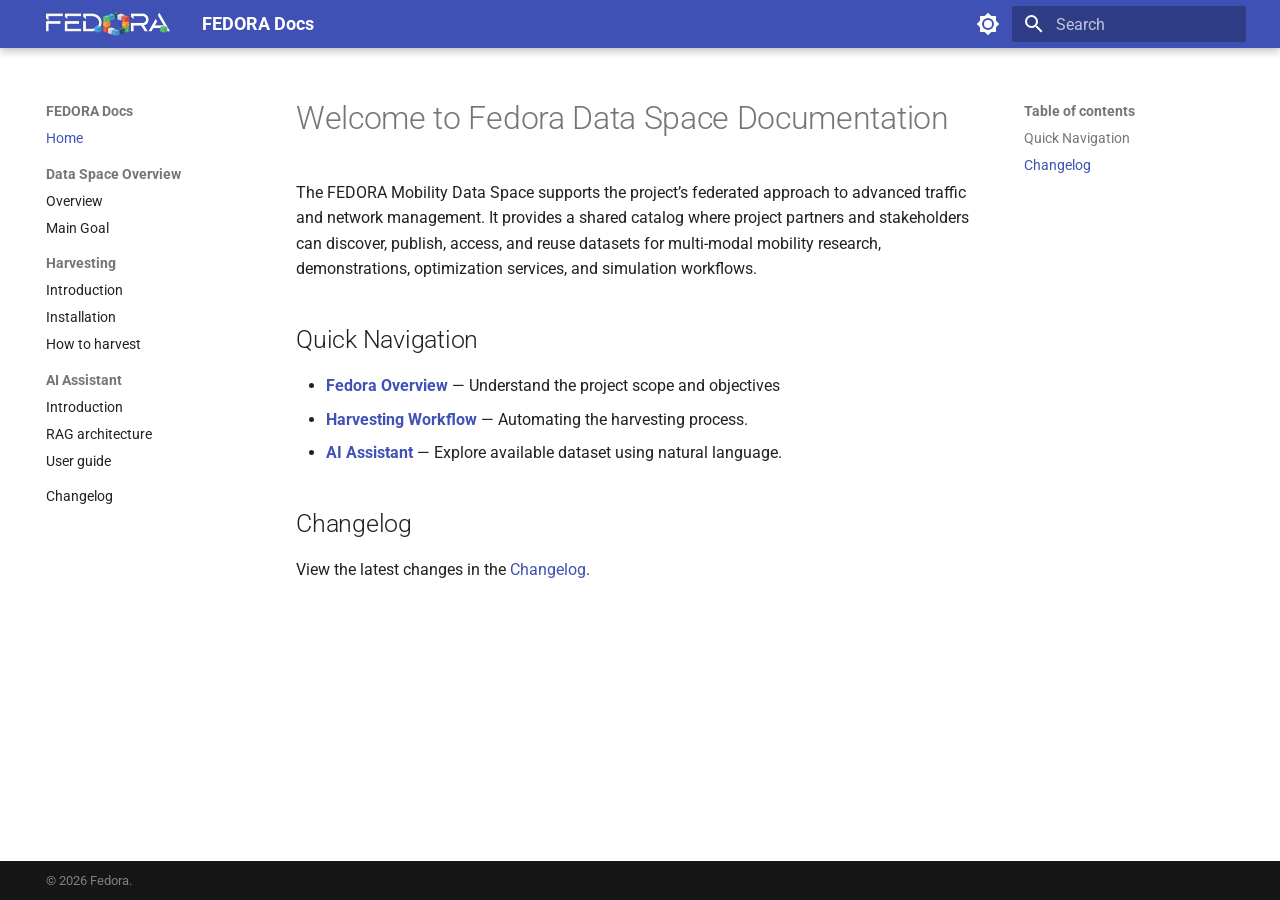
<file: index.html>
<!DOCTYPE html>

<html class="no-js" lang="en">
<head>
<meta charset="utf-8"/>
<meta content="width=device-width,initial-scale=1" name="viewport"/>
<link href="overview/fedora-overview/" rel="next"/>
<link href="assets/logo/favicon.png" rel="icon"/>
<meta content="mkdocs-1.6.1, mkdocs-material-9.7.7" name="generator"/>
<title>FEDORA Docs</title>
<link href="assets/stylesheets/main.ec1eaa64.min.css" rel="stylesheet"/>
<link href="assets/stylesheets/palette.ab4e12ef.min.css" rel="stylesheet"/>
<link crossorigin="" href="https://fonts.gstatic.com" rel="preconnect"/>
<link href="https://fonts.googleapis.com/css?family=Roboto:300,300i,400,400i,700,700i%7CRoboto+Mono:400,400i,700,700i&amp;display=fallback" rel="stylesheet"/>
<style>:root{--md-text-font:"Roboto";--md-code-font:"Roboto Mono"}</style>
<link href="stylesheets/mermaid.css" rel="stylesheet"/>
<script>__md_scope=new URL(".",location),__md_hash=e=>[...e].reduce(((e,_)=>(e<<5)-e+_.charCodeAt(0)),0),__md_get=(e,_=localStorage,t=__md_scope)=>JSON.parse(_.getItem(t.pathname+"."+e)),__md_set=(e,_,t=localStorage,a=__md_scope)=>{try{t.setItem(a.pathname+"."+e,JSON.stringify(_))}catch(e){}}</script>
</head>
<body data-md-color-accent="indigo" data-md-color-primary="indigo" data-md-color-scheme="default" dir="ltr">
<input autocomplete="off" class="md-toggle" data-md-toggle="drawer" id="__drawer" type="checkbox"/>
<input autocomplete="off" class="md-toggle" data-md-toggle="search" id="__search" type="checkbox"/>
<label class="md-overlay" for="__drawer"></label>
<div data-md-component="skip">
<a class="md-skip" href="#welcome-to-fedora-data-space-documentation">
          Skip to content
        </a>
</div>
<div data-md-component="announce">
</div>
<header class="md-header md-header--shadow" data-md-component="header">
<nav aria-label="Header" class="md-header__inner md-grid">
<a aria-label="FEDORA Docs" class="md-header__button md-logo" data-md-component="logo" href="." title="FEDORA Docs">
<img alt="logo" src="assets/logo/fedora-logo.png"/>
</a>
<label class="md-header__button md-icon" for="__drawer">
<svg viewbox="0 0 24 24" xmlns="http://www.w3.org/2000/svg"><path d="M3 6h18v2H3zm0 5h18v2H3zm0 5h18v2H3z"></path></svg>
</label>
<div class="md-header__title" data-md-component="header-title">
<div class="md-header__ellipsis">
<div class="md-header__topic">
<span class="md-ellipsis">
            FEDORA Docs
          </span>
</div>
<div class="md-header__topic" data-md-component="header-topic">
<span class="md-ellipsis">
            
              Home
            
          </span>
</div>
</div>
</div>
<form class="md-header__option" data-md-component="palette">
<input aria-label="Switch to dark mode" class="md-option" data-md-color-accent="indigo" data-md-color-media="" data-md-color-primary="indigo" data-md-color-scheme="default" id="__palette_0" name="__palette" type="radio"/>
<label class="md-header__button md-icon" for="__palette_1" hidden="" title="Switch to dark mode">
<svg viewbox="0 0 24 24" xmlns="http://www.w3.org/2000/svg"><path d="M12 8a4 4 0 0 0-4 4 4 4 0 0 0 4 4 4 4 0 0 0 4-4 4 4 0 0 0-4-4m0 10a6 6 0 0 1-6-6 6 6 0 0 1 6-6 6 6 0 0 1 6 6 6 6 0 0 1-6 6m8-9.31V4h-4.69L12 .69 8.69 4H4v4.69L.69 12 4 15.31V20h4.69L12 23.31 15.31 20H20v-4.69L23.31 12z"></path></svg>
</label>
<input aria-label="Switch to light mode" class="md-option" data-md-color-accent="indigo" data-md-color-media="" data-md-color-primary="indigo" data-md-color-scheme="slate" id="__palette_1" name="__palette" type="radio"/>
<label class="md-header__button md-icon" for="__palette_0" hidden="" title="Switch to light mode">
<svg viewbox="0 0 24 24" xmlns="http://www.w3.org/2000/svg"><path d="M12 18c-.89 0-1.74-.2-2.5-.55C11.56 16.5 13 14.42 13 12s-1.44-4.5-3.5-5.45C10.26 6.2 11.11 6 12 6a6 6 0 0 1 6 6 6 6 0 0 1-6 6m8-9.31V4h-4.69L12 .69 8.69 4H4v4.69L.69 12 4 15.31V20h4.69L12 23.31 15.31 20H20v-4.69L23.31 12z"></path></svg>
</label>
</form>
<script>var palette=__md_get("__palette");if(palette&&palette.color){if("(prefers-color-scheme)"===palette.color.media){var media=matchMedia("(prefers-color-scheme: light)"),input=document.querySelector(media.matches?"[data-md-color-media='(prefers-color-scheme: light)']":"[data-md-color-media='(prefers-color-scheme: dark)']");palette.color.media=input.getAttribute("data-md-color-media"),palette.color.scheme=input.getAttribute("data-md-color-scheme"),palette.color.primary=input.getAttribute("data-md-color-primary"),palette.color.accent=input.getAttribute("data-md-color-accent")}for(var[key,value]of Object.entries(palette.color))document.body.setAttribute("data-md-color-"+key,value)}</script>
<label class="md-header__button md-icon" for="__search">
<svg viewbox="0 0 24 24" xmlns="http://www.w3.org/2000/svg"><path d="M9.5 3A6.5 6.5 0 0 1 16 9.5c0 1.61-.59 3.09-1.56 4.23l.27.27h.79l5 5-1.5 1.5-5-5v-.79l-.27-.27A6.52 6.52 0 0 1 9.5 16 6.5 6.5 0 0 1 3 9.5 6.5 6.5 0 0 1 9.5 3m0 2C7 5 5 7 5 9.5S7 14 9.5 14 14 12 14 9.5 12 5 9.5 5"></path></svg>
</label>
<div class="md-search" data-md-component="search" role="dialog">
<label class="md-search__overlay" for="__search"></label>
<div class="md-search__inner" role="search">
<form class="md-search__form" name="search">
<input aria-label="Search" autocapitalize="off" autocomplete="off" autocorrect="off" class="md-search__input" data-md-component="search-query" name="query" placeholder="Search" required="" spellcheck="false" type="text"/>
<label class="md-search__icon md-icon" for="__search">
<svg viewbox="0 0 24 24" xmlns="http://www.w3.org/2000/svg"><path d="M9.5 3A6.5 6.5 0 0 1 16 9.5c0 1.61-.59 3.09-1.56 4.23l.27.27h.79l5 5-1.5 1.5-5-5v-.79l-.27-.27A6.52 6.52 0 0 1 9.5 16 6.5 6.5 0 0 1 3 9.5 6.5 6.5 0 0 1 9.5 3m0 2C7 5 5 7 5 9.5S7 14 9.5 14 14 12 14 9.5 12 5 9.5 5"></path></svg>
<svg viewbox="0 0 24 24" xmlns="http://www.w3.org/2000/svg"><path d="M20 11v2H8l5.5 5.5-1.42 1.42L4.16 12l7.92-7.92L13.5 5.5 8 11z"></path></svg>
</label>
<nav aria-label="Search" class="md-search__options">
<button aria-label="Clear" class="md-search__icon md-icon" tabindex="-1" title="Clear" type="reset">
<svg viewbox="0 0 24 24" xmlns="http://www.w3.org/2000/svg"><path d="M19 6.41 17.59 5 12 10.59 6.41 5 5 6.41 10.59 12 5 17.59 6.41 19 12 13.41 17.59 19 19 17.59 13.41 12z"></path></svg>
</button>
</nav>
<div class="md-search__suggest" data-md-component="search-suggest"></div>
</form>
<div class="md-search__output">
<div class="md-search__scrollwrap" data-md-scrollfix="" tabindex="0">
<div class="md-search-result" data-md-component="search-result">
<div class="md-search-result__meta">
            Initializing search
          </div>
<ol class="md-search-result__list" role="presentation"></ol>
</div>
</div>
</div>
</div>
</div>
</nav>
</header>
<div class="md-container" data-md-component="container">
<main class="md-main" data-md-component="main">
<div class="md-main__inner md-grid">
<div class="md-sidebar md-sidebar--primary" data-md-component="sidebar" data-md-type="navigation">
<div class="md-sidebar__scrollwrap">
<div class="md-sidebar__inner">
<nav aria-label="Navigation" class="md-nav md-nav--primary" data-md-level="0">
<label class="md-nav__title" for="__drawer">
<a aria-label="FEDORA Docs" class="md-nav__button md-logo" data-md-component="logo" href="." title="FEDORA Docs">
<img alt="logo" src="assets/logo/fedora-logo.png"/>
</a>
    FEDORA Docs
  </label>
<ul class="md-nav__list" data-md-scrollfix="">
<li class="md-nav__item md-nav__item--active">
<input class="md-nav__toggle md-toggle" id="__toc" type="checkbox"/>
<label class="md-nav__link md-nav__link--active" for="__toc">
<span class="md-ellipsis">
    
  
    Home
  

    
  </span>
<span class="md-nav__icon md-icon"></span>
</label>
<a class="md-nav__link md-nav__link--active" href=".">
<span class="md-ellipsis">
    
  
    Home
  

    
  </span>
</a>
<nav aria-label="Table of contents" class="md-nav md-nav--secondary">
<label class="md-nav__title" for="__toc">
<span class="md-nav__icon md-icon"></span>
      Table of contents
    </label>
<ul class="md-nav__list" data-md-component="toc" data-md-scrollfix="">
<li class="md-nav__item">
<a class="md-nav__link" href="#quick-navigation">
<span class="md-ellipsis">
      
        Quick Navigation
      
    </span>
</a>
</li>
<li class="md-nav__item">
<a class="md-nav__link" href="#changelog">
<span class="md-ellipsis">
      
        Changelog
      
    </span>
</a>
</li>
</ul>
</nav>
</li>
<li class="md-nav__item md-nav__item--section md-nav__item--nested">
<input class="md-nav__toggle md-toggle md-toggle--indeterminate" id="__nav_2" type="checkbox"/>
<label class="md-nav__link" for="__nav_2" id="__nav_2_label" tabindex="">
<span class="md-ellipsis">
    
  
    Data Space Overview
  

    
  </span>
<span class="md-nav__icon md-icon"></span>
</label>
<nav aria-expanded="false" aria-labelledby="__nav_2_label" class="md-nav" data-md-level="1">
<label class="md-nav__title" for="__nav_2">
<span class="md-nav__icon md-icon"></span>
            
  
    Data Space Overview
  

          </label>
<ul class="md-nav__list" data-md-scrollfix="">
<li class="md-nav__item">
<a class="md-nav__link" href="overview/fedora-overview/">
<span class="md-ellipsis">
    
  
    Overview
  

    
  </span>
</a>
</li>
<li class="md-nav__item">
<a class="md-nav__link" href="overview/project-main-goal/">
<span class="md-ellipsis">
    
  
    Main Goal
  

    
  </span>
</a>
</li>
</ul>
</nav>
</li>
<li class="md-nav__item md-nav__item--section md-nav__item--nested">
<input class="md-nav__toggle md-toggle md-toggle--indeterminate" id="__nav_3" type="checkbox"/>
<label class="md-nav__link" for="__nav_3" id="__nav_3_label" tabindex="">
<span class="md-ellipsis">
    
  
    Harvesting
  

    
  </span>
<span class="md-nav__icon md-icon"></span>
</label>
<nav aria-expanded="false" aria-labelledby="__nav_3_label" class="md-nav" data-md-level="1">
<label class="md-nav__title" for="__nav_3">
<span class="md-nav__icon md-icon"></span>
            
  
    Harvesting
  

          </label>
<ul class="md-nav__list" data-md-scrollfix="">
<li class="md-nav__item">
<a class="md-nav__link" href="harvesting/introduction/">
<span class="md-ellipsis">
    
  
    Introduction
  

    
  </span>
</a>
</li>
<li class="md-nav__item">
<a class="md-nav__link" href="harvesting/installation/">
<span class="md-ellipsis">
    
  
    Installation
  

    
  </span>
</a>
</li>
<li class="md-nav__item">
<a class="md-nav__link" href="harvesting/how-to-harvest/">
<span class="md-ellipsis">
    
  
    How to harvest
  

    
  </span>
</a>
</li>
</ul>
</nav>
</li>
<li class="md-nav__item md-nav__item--section md-nav__item--nested">
<input class="md-nav__toggle md-toggle md-toggle--indeterminate" id="__nav_4" type="checkbox"/>
<label class="md-nav__link" for="__nav_4" id="__nav_4_label" tabindex="">
<span class="md-ellipsis">
    
  
    AI Assistant
  

    
  </span>
<span class="md-nav__icon md-icon"></span>
</label>
<nav aria-expanded="false" aria-labelledby="__nav_4_label" class="md-nav" data-md-level="1">
<label class="md-nav__title" for="__nav_4">
<span class="md-nav__icon md-icon"></span>
            
  
    AI Assistant
  

          </label>
<ul class="md-nav__list" data-md-scrollfix="">
<li class="md-nav__item">
<a class="md-nav__link" href="ai-assistant/introduction/">
<span class="md-ellipsis">
    
  
    Introduction
  

    
  </span>
</a>
</li>
<li class="md-nav__item">
<a class="md-nav__link" href="ai-assistant/architecture/">
<span class="md-ellipsis">
    
  
    RAG architecture
  

    
  </span>
</a>
</li>
<li class="md-nav__item">
<a class="md-nav__link" href="ai-assistant/user-guide/">
<span class="md-ellipsis">
    
  
    User guide
  

    
  </span>
</a>
</li>
</ul>
</nav>
</li>
<li class="md-nav__item">
<a class="md-nav__link" href="changelog/">
<span class="md-ellipsis">
    
  
    Changelog
  

    
  </span>
</a>
</li>
</ul>
</nav>
</div>
</div>
</div>
<div class="md-sidebar md-sidebar--secondary" data-md-component="sidebar" data-md-type="toc">
<div class="md-sidebar__scrollwrap">
<div class="md-sidebar__inner">
<nav aria-label="Table of contents" class="md-nav md-nav--secondary">
<label class="md-nav__title" for="__toc">
<span class="md-nav__icon md-icon"></span>
      Table of contents
    </label>
<ul class="md-nav__list" data-md-component="toc" data-md-scrollfix="">
<li class="md-nav__item">
<a class="md-nav__link" href="#quick-navigation">
<span class="md-ellipsis">
      
        Quick Navigation
      
    </span>
</a>
</li>
<li class="md-nav__item">
<a class="md-nav__link" href="#changelog">
<span class="md-ellipsis">
      
        Changelog
      
    </span>
</a>
</li>
</ul>
</nav>
</div>
</div>
</div>
<div class="md-content" data-md-component="content">
<article class="md-content__inner md-typeset">
<h1 id="welcome-to-fedora-data-space-documentation">Welcome to Fedora Data Space Documentation<a class="headerlink" href="#welcome-to-fedora-data-space-documentation" title="Permanent link">¶</a></h1>
<p>The FEDORA Mobility Data Space supports the project’s federated approach to advanced traffic and network management. It provides a shared
catalog where project partners and stakeholders can discover, publish, access, and reuse datasets for multi-modal mobility research,
demonstrations, optimization services, and simulation workflows.</p>
<h2 id="quick-navigation">Quick Navigation<a class="headerlink" href="#quick-navigation" title="Permanent link">¶</a></h2>
<ul>
<li><strong><a href="overview/fedora-overview/">Fedora Overview</a></strong> — Understand the project scope and objectives</li>
<li><strong><a href="harvesting/introduction/">Harvesting Workflow</a></strong> — Automating the harvesting process.</li>
<li><strong><a href="ai-assistant/introduction/">AI Assistant</a></strong> — Explore available dataset using natural language.</li>
</ul>
<h2 id="changelog">Changelog<a class="headerlink" href="#changelog" title="Permanent link">¶</a></h2>
<p>View the latest changes in the <a href="changelog/">Changelog</a>.</p>
</article>
</div>
<script>var target=document.getElementById(location.hash.slice(1));target&&target.name&&(target.checked=target.name.startsWith("__tabbed_"))</script>
</div>
<button class="md-top md-icon" data-md-component="top" hidden="" type="button">
<svg viewbox="0 0 24 24" xmlns="http://www.w3.org/2000/svg"><path d="M13 20h-2V8l-5.5 5.5-1.42-1.42L12 4.16l7.92 7.92-1.42 1.42L13 8z"></path></svg>
  Back to top
</button>
</main>
<footer class="md-footer">
<div class="md-footer-meta">
<div class="md-footer-meta__inner md-grid">
<div class="md-copyright">
        © 2026 Fedora.
      </div>
</div>
</div>
</footer>
</div>
<div class="md-dialog" data-md-component="dialog">
<div class="md-dialog__inner md-typeset"></div>
</div>
<script id="__config" type="application/json">{"annotate": null, "base": ".", "features": ["navigation.sections", "navigation.expand", "navigation.path", "navigation.top", "search.suggest", "search.highlight", "content.code.copy"], "search": "assets/javascripts/workers/search.2c215733.min.js", "tags": null, "translations": {"clipboard.copied": "Copied to clipboard", "clipboard.copy": "Copy to clipboard", "search.result.more.one": "1 more on this page", "search.result.more.other": "# more on this page", "search.result.none": "No matching documents", "search.result.one": "1 matching document", "search.result.other": "# matching documents", "search.result.placeholder": "Type to start searching", "search.result.term.missing": "Missing", "select.version": "Select version"}, "version": null}</script>
<script src="assets/javascripts/bundle.d7400e89.min.js"></script>
</body>
</html>
</file>
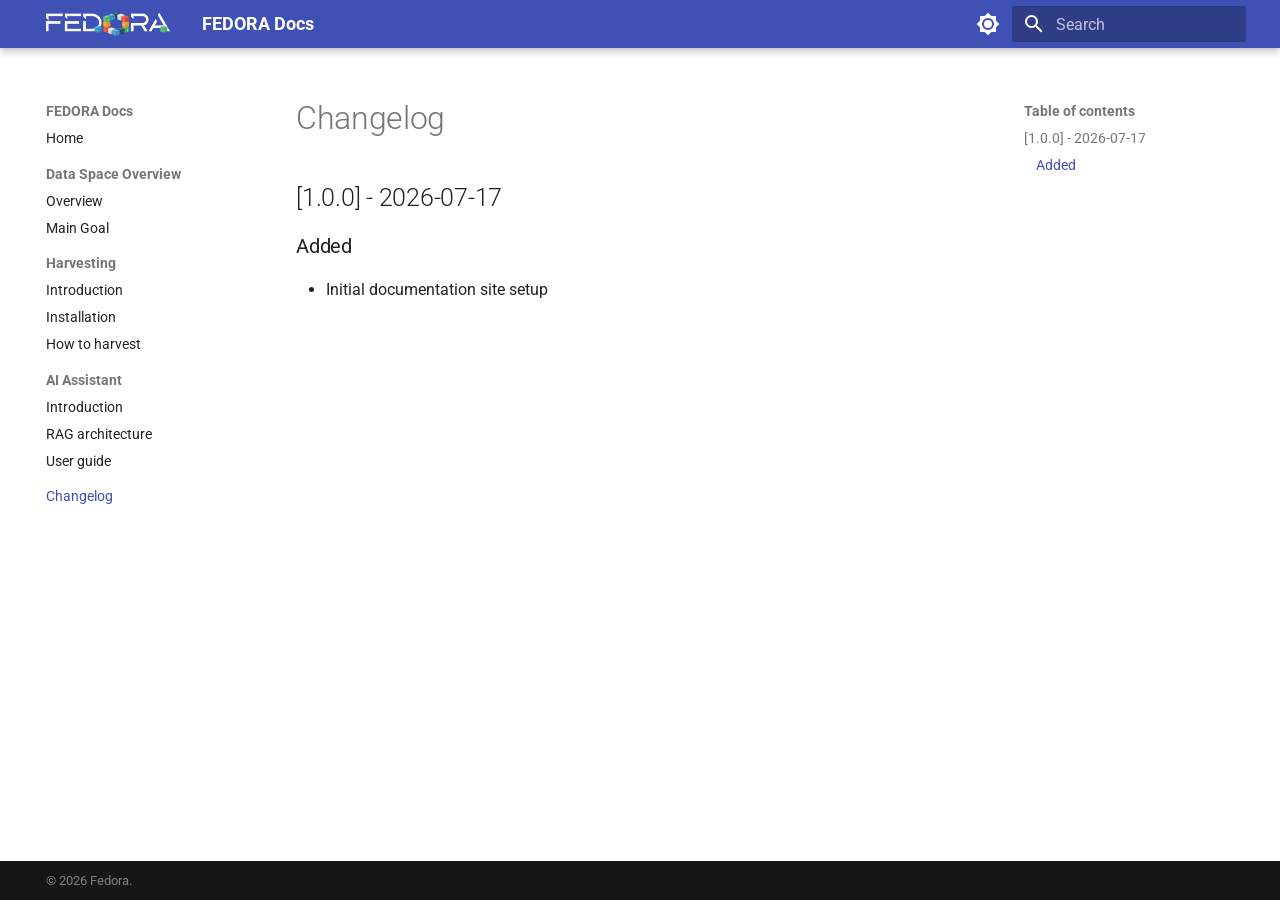
<file: changelog/index.html>
<!DOCTYPE html>

<html class="no-js" lang="en">
<head>
<meta charset="utf-8"/>
<meta content="width=device-width,initial-scale=1" name="viewport"/>
<link href="../ai-assistant/user-guide/" rel="prev"/>
<link href="../assets/logo/favicon.png" rel="icon"/>
<meta content="mkdocs-1.6.1, mkdocs-material-9.7.7" name="generator"/>
<title>Changelog - FEDORA Docs</title>
<link href="../assets/stylesheets/main.ec1eaa64.min.css" rel="stylesheet"/>
<link href="../assets/stylesheets/palette.ab4e12ef.min.css" rel="stylesheet"/>
<link crossorigin="" href="https://fonts.gstatic.com" rel="preconnect"/>
<link href="https://fonts.googleapis.com/css?family=Roboto:300,300i,400,400i,700,700i%7CRoboto+Mono:400,400i,700,700i&amp;display=fallback" rel="stylesheet"/>
<style>:root{--md-text-font:"Roboto";--md-code-font:"Roboto Mono"}</style>
<link href="../stylesheets/mermaid.css" rel="stylesheet"/>
<script>__md_scope=new URL("..",location),__md_hash=e=>[...e].reduce(((e,_)=>(e<<5)-e+_.charCodeAt(0)),0),__md_get=(e,_=localStorage,t=__md_scope)=>JSON.parse(_.getItem(t.pathname+"."+e)),__md_set=(e,_,t=localStorage,a=__md_scope)=>{try{t.setItem(a.pathname+"."+e,JSON.stringify(_))}catch(e){}}</script>
</head>
<body data-md-color-accent="indigo" data-md-color-primary="indigo" data-md-color-scheme="default" dir="ltr">
<input autocomplete="off" class="md-toggle" data-md-toggle="drawer" id="__drawer" type="checkbox"/>
<input autocomplete="off" class="md-toggle" data-md-toggle="search" id="__search" type="checkbox"/>
<label class="md-overlay" for="__drawer"></label>
<div data-md-component="skip">
<a class="md-skip" href="#changelog">
          Skip to content
        </a>
</div>
<div data-md-component="announce">
</div>
<header class="md-header md-header--shadow" data-md-component="header">
<nav aria-label="Header" class="md-header__inner md-grid">
<a aria-label="FEDORA Docs" class="md-header__button md-logo" data-md-component="logo" href=".." title="FEDORA Docs">
<img alt="logo" src="../assets/logo/fedora-logo.png"/>
</a>
<label class="md-header__button md-icon" for="__drawer">
<svg viewbox="0 0 24 24" xmlns="http://www.w3.org/2000/svg"><path d="M3 6h18v2H3zm0 5h18v2H3zm0 5h18v2H3z"></path></svg>
</label>
<div class="md-header__title" data-md-component="header-title">
<div class="md-header__ellipsis">
<div class="md-header__topic">
<span class="md-ellipsis">
            FEDORA Docs
          </span>
</div>
<div class="md-header__topic" data-md-component="header-topic">
<span class="md-ellipsis">
            
              Changelog
            
          </span>
</div>
</div>
</div>
<form class="md-header__option" data-md-component="palette">
<input aria-label="Switch to dark mode" class="md-option" data-md-color-accent="indigo" data-md-color-media="" data-md-color-primary="indigo" data-md-color-scheme="default" id="__palette_0" name="__palette" type="radio"/>
<label class="md-header__button md-icon" for="__palette_1" hidden="" title="Switch to dark mode">
<svg viewbox="0 0 24 24" xmlns="http://www.w3.org/2000/svg"><path d="M12 8a4 4 0 0 0-4 4 4 4 0 0 0 4 4 4 4 0 0 0 4-4 4 4 0 0 0-4-4m0 10a6 6 0 0 1-6-6 6 6 0 0 1 6-6 6 6 0 0 1 6 6 6 6 0 0 1-6 6m8-9.31V4h-4.69L12 .69 8.69 4H4v4.69L.69 12 4 15.31V20h4.69L12 23.31 15.31 20H20v-4.69L23.31 12z"></path></svg>
</label>
<input aria-label="Switch to light mode" class="md-option" data-md-color-accent="indigo" data-md-color-media="" data-md-color-primary="indigo" data-md-color-scheme="slate" id="__palette_1" name="__palette" type="radio"/>
<label class="md-header__button md-icon" for="__palette_0" hidden="" title="Switch to light mode">
<svg viewbox="0 0 24 24" xmlns="http://www.w3.org/2000/svg"><path d="M12 18c-.89 0-1.74-.2-2.5-.55C11.56 16.5 13 14.42 13 12s-1.44-4.5-3.5-5.45C10.26 6.2 11.11 6 12 6a6 6 0 0 1 6 6 6 6 0 0 1-6 6m8-9.31V4h-4.69L12 .69 8.69 4H4v4.69L.69 12 4 15.31V20h4.69L12 23.31 15.31 20H20v-4.69L23.31 12z"></path></svg>
</label>
</form>
<script>var palette=__md_get("__palette");if(palette&&palette.color){if("(prefers-color-scheme)"===palette.color.media){var media=matchMedia("(prefers-color-scheme: light)"),input=document.querySelector(media.matches?"[data-md-color-media='(prefers-color-scheme: light)']":"[data-md-color-media='(prefers-color-scheme: dark)']");palette.color.media=input.getAttribute("data-md-color-media"),palette.color.scheme=input.getAttribute("data-md-color-scheme"),palette.color.primary=input.getAttribute("data-md-color-primary"),palette.color.accent=input.getAttribute("data-md-color-accent")}for(var[key,value]of Object.entries(palette.color))document.body.setAttribute("data-md-color-"+key,value)}</script>
<label class="md-header__button md-icon" for="__search">
<svg viewbox="0 0 24 24" xmlns="http://www.w3.org/2000/svg"><path d="M9.5 3A6.5 6.5 0 0 1 16 9.5c0 1.61-.59 3.09-1.56 4.23l.27.27h.79l5 5-1.5 1.5-5-5v-.79l-.27-.27A6.52 6.52 0 0 1 9.5 16 6.5 6.5 0 0 1 3 9.5 6.5 6.5 0 0 1 9.5 3m0 2C7 5 5 7 5 9.5S7 14 9.5 14 14 12 14 9.5 12 5 9.5 5"></path></svg>
</label>
<div class="md-search" data-md-component="search" role="dialog">
<label class="md-search__overlay" for="__search"></label>
<div class="md-search__inner" role="search">
<form class="md-search__form" name="search">
<input aria-label="Search" autocapitalize="off" autocomplete="off" autocorrect="off" class="md-search__input" data-md-component="search-query" name="query" placeholder="Search" required="" spellcheck="false" type="text"/>
<label class="md-search__icon md-icon" for="__search">
<svg viewbox="0 0 24 24" xmlns="http://www.w3.org/2000/svg"><path d="M9.5 3A6.5 6.5 0 0 1 16 9.5c0 1.61-.59 3.09-1.56 4.23l.27.27h.79l5 5-1.5 1.5-5-5v-.79l-.27-.27A6.52 6.52 0 0 1 9.5 16 6.5 6.5 0 0 1 3 9.5 6.5 6.5 0 0 1 9.5 3m0 2C7 5 5 7 5 9.5S7 14 9.5 14 14 12 14 9.5 12 5 9.5 5"></path></svg>
<svg viewbox="0 0 24 24" xmlns="http://www.w3.org/2000/svg"><path d="M20 11v2H8l5.5 5.5-1.42 1.42L4.16 12l7.92-7.92L13.5 5.5 8 11z"></path></svg>
</label>
<nav aria-label="Search" class="md-search__options">
<button aria-label="Clear" class="md-search__icon md-icon" tabindex="-1" title="Clear" type="reset">
<svg viewbox="0 0 24 24" xmlns="http://www.w3.org/2000/svg"><path d="M19 6.41 17.59 5 12 10.59 6.41 5 5 6.41 10.59 12 5 17.59 6.41 19 12 13.41 17.59 19 19 17.59 13.41 12z"></path></svg>
</button>
</nav>
<div class="md-search__suggest" data-md-component="search-suggest"></div>
</form>
<div class="md-search__output">
<div class="md-search__scrollwrap" data-md-scrollfix="" tabindex="0">
<div class="md-search-result" data-md-component="search-result">
<div class="md-search-result__meta">
            Initializing search
          </div>
<ol class="md-search-result__list" role="presentation"></ol>
</div>
</div>
</div>
</div>
</div>
</nav>
</header>
<div class="md-container" data-md-component="container">
<main class="md-main" data-md-component="main">
<div class="md-main__inner md-grid">
<div class="md-sidebar md-sidebar--primary" data-md-component="sidebar" data-md-type="navigation">
<div class="md-sidebar__scrollwrap">
<div class="md-sidebar__inner">
<nav aria-label="Navigation" class="md-nav md-nav--primary" data-md-level="0">
<label class="md-nav__title" for="__drawer">
<a aria-label="FEDORA Docs" class="md-nav__button md-logo" data-md-component="logo" href=".." title="FEDORA Docs">
<img alt="logo" src="../assets/logo/fedora-logo.png"/>
</a>
    FEDORA Docs
  </label>
<ul class="md-nav__list" data-md-scrollfix="">
<li class="md-nav__item">
<a class="md-nav__link" href="..">
<span class="md-ellipsis">
    
  
    Home
  

    
  </span>
</a>
</li>
<li class="md-nav__item md-nav__item--section md-nav__item--nested">
<input class="md-nav__toggle md-toggle md-toggle--indeterminate" id="__nav_2" type="checkbox"/>
<label class="md-nav__link" for="__nav_2" id="__nav_2_label" tabindex="">
<span class="md-ellipsis">
    
  
    Data Space Overview
  

    
  </span>
<span class="md-nav__icon md-icon"></span>
</label>
<nav aria-expanded="false" aria-labelledby="__nav_2_label" class="md-nav" data-md-level="1">
<label class="md-nav__title" for="__nav_2">
<span class="md-nav__icon md-icon"></span>
            
  
    Data Space Overview
  

          </label>
<ul class="md-nav__list" data-md-scrollfix="">
<li class="md-nav__item">
<a class="md-nav__link" href="../overview/fedora-overview/">
<span class="md-ellipsis">
    
  
    Overview
  

    
  </span>
</a>
</li>
<li class="md-nav__item">
<a class="md-nav__link" href="../overview/project-main-goal/">
<span class="md-ellipsis">
    
  
    Main Goal
  

    
  </span>
</a>
</li>
</ul>
</nav>
</li>
<li class="md-nav__item md-nav__item--section md-nav__item--nested">
<input class="md-nav__toggle md-toggle md-toggle--indeterminate" id="__nav_3" type="checkbox"/>
<label class="md-nav__link" for="__nav_3" id="__nav_3_label" tabindex="">
<span class="md-ellipsis">
    
  
    Harvesting
  

    
  </span>
<span class="md-nav__icon md-icon"></span>
</label>
<nav aria-expanded="false" aria-labelledby="__nav_3_label" class="md-nav" data-md-level="1">
<label class="md-nav__title" for="__nav_3">
<span class="md-nav__icon md-icon"></span>
            
  
    Harvesting
  

          </label>
<ul class="md-nav__list" data-md-scrollfix="">
<li class="md-nav__item">
<a class="md-nav__link" href="../harvesting/introduction/">
<span class="md-ellipsis">
    
  
    Introduction
  

    
  </span>
</a>
</li>
<li class="md-nav__item">
<a class="md-nav__link" href="../harvesting/installation/">
<span class="md-ellipsis">
    
  
    Installation
  

    
  </span>
</a>
</li>
<li class="md-nav__item">
<a class="md-nav__link" href="../harvesting/how-to-harvest/">
<span class="md-ellipsis">
    
  
    How to harvest
  

    
  </span>
</a>
</li>
</ul>
</nav>
</li>
<li class="md-nav__item md-nav__item--section md-nav__item--nested">
<input class="md-nav__toggle md-toggle md-toggle--indeterminate" id="__nav_4" type="checkbox"/>
<label class="md-nav__link" for="__nav_4" id="__nav_4_label" tabindex="">
<span class="md-ellipsis">
    
  
    AI Assistant
  

    
  </span>
<span class="md-nav__icon md-icon"></span>
</label>
<nav aria-expanded="false" aria-labelledby="__nav_4_label" class="md-nav" data-md-level="1">
<label class="md-nav__title" for="__nav_4">
<span class="md-nav__icon md-icon"></span>
            
  
    AI Assistant
  

          </label>
<ul class="md-nav__list" data-md-scrollfix="">
<li class="md-nav__item">
<a class="md-nav__link" href="../ai-assistant/introduction/">
<span class="md-ellipsis">
    
  
    Introduction
  

    
  </span>
</a>
</li>
<li class="md-nav__item">
<a class="md-nav__link" href="../ai-assistant/architecture/">
<span class="md-ellipsis">
    
  
    RAG architecture
  

    
  </span>
</a>
</li>
<li class="md-nav__item">
<a class="md-nav__link" href="../ai-assistant/user-guide/">
<span class="md-ellipsis">
    
  
    User guide
  

    
  </span>
</a>
</li>
</ul>
</nav>
</li>
<li class="md-nav__item md-nav__item--active">
<input class="md-nav__toggle md-toggle" id="__toc" type="checkbox"/>
<label class="md-nav__link md-nav__link--active" for="__toc">
<span class="md-ellipsis">
    
  
    Changelog
  

    
  </span>
<span class="md-nav__icon md-icon"></span>
</label>
<a class="md-nav__link md-nav__link--active" href="./">
<span class="md-ellipsis">
    
  
    Changelog
  

    
  </span>
</a>
<nav aria-label="Table of contents" class="md-nav md-nav--secondary">
<label class="md-nav__title" for="__toc">
<span class="md-nav__icon md-icon"></span>
      Table of contents
    </label>
<ul class="md-nav__list" data-md-component="toc" data-md-scrollfix="">
<li class="md-nav__item">
<a class="md-nav__link" href="#100-2026-07-17">
<span class="md-ellipsis">
      
        [1.0.0] - 2026-07-17
      
    </span>
</a>
<nav aria-label="[1.0.0] - 2026-07-17" class="md-nav">
<ul class="md-nav__list">
<li class="md-nav__item">
<a class="md-nav__link" href="#added">
<span class="md-ellipsis">
      
        Added
      
    </span>
</a>
</li>
</ul>
</nav>
</li>
</ul>
</nav>
</li>
</ul>
</nav>
</div>
</div>
</div>
<div class="md-sidebar md-sidebar--secondary" data-md-component="sidebar" data-md-type="toc">
<div class="md-sidebar__scrollwrap">
<div class="md-sidebar__inner">
<nav aria-label="Table of contents" class="md-nav md-nav--secondary">
<label class="md-nav__title" for="__toc">
<span class="md-nav__icon md-icon"></span>
      Table of contents
    </label>
<ul class="md-nav__list" data-md-component="toc" data-md-scrollfix="">
<li class="md-nav__item">
<a class="md-nav__link" href="#100-2026-07-17">
<span class="md-ellipsis">
      
        [1.0.0] - 2026-07-17
      
    </span>
</a>
<nav aria-label="[1.0.0] - 2026-07-17" class="md-nav">
<ul class="md-nav__list">
<li class="md-nav__item">
<a class="md-nav__link" href="#added">
<span class="md-ellipsis">
      
        Added
      
    </span>
</a>
</li>
</ul>
</nav>
</li>
</ul>
</nav>
</div>
</div>
</div>
<div class="md-content" data-md-component="content">
<article class="md-content__inner md-typeset">
<h1 id="changelog">Changelog<a class="headerlink" href="#changelog" title="Permanent link">¶</a></h1>
<h2 id="100-2026-07-17">[1.0.0] - 2026-07-17<a class="headerlink" href="#100-2026-07-17" title="Permanent link">¶</a></h2>
<h3 id="added">Added<a class="headerlink" href="#added" title="Permanent link">¶</a></h3>
<ul>
<li>Initial documentation site setup</li>
</ul>
</article>
</div>
<script>var target=document.getElementById(location.hash.slice(1));target&&target.name&&(target.checked=target.name.startsWith("__tabbed_"))</script>
</div>
<button class="md-top md-icon" data-md-component="top" hidden="" type="button">
<svg viewbox="0 0 24 24" xmlns="http://www.w3.org/2000/svg"><path d="M13 20h-2V8l-5.5 5.5-1.42-1.42L12 4.16l7.92 7.92-1.42 1.42L13 8z"></path></svg>
  Back to top
</button>
</main>
<footer class="md-footer">
<div class="md-footer-meta">
<div class="md-footer-meta__inner md-grid">
<div class="md-copyright">
        © 2026 Fedora.
      </div>
</div>
</div>
</footer>
</div>
<div class="md-dialog" data-md-component="dialog">
<div class="md-dialog__inner md-typeset"></div>
</div>
<script id="__config" type="application/json">{"annotate": null, "base": "..", "features": ["navigation.sections", "navigation.expand", "navigation.path", "navigation.top", "search.suggest", "search.highlight", "content.code.copy"], "search": "../assets/javascripts/workers/search.2c215733.min.js", "tags": null, "translations": {"clipboard.copied": "Copied to clipboard", "clipboard.copy": "Copy to clipboard", "search.result.more.one": "1 more on this page", "search.result.more.other": "# more on this page", "search.result.none": "No matching documents", "search.result.one": "1 matching document", "search.result.other": "# matching documents", "search.result.placeholder": "Type to start searching", "search.result.term.missing": "Missing", "select.version": "Select version"}, "version": null}</script>
<script src="../assets/javascripts/bundle.d7400e89.min.js"></script>
</body>
</html>
</file>
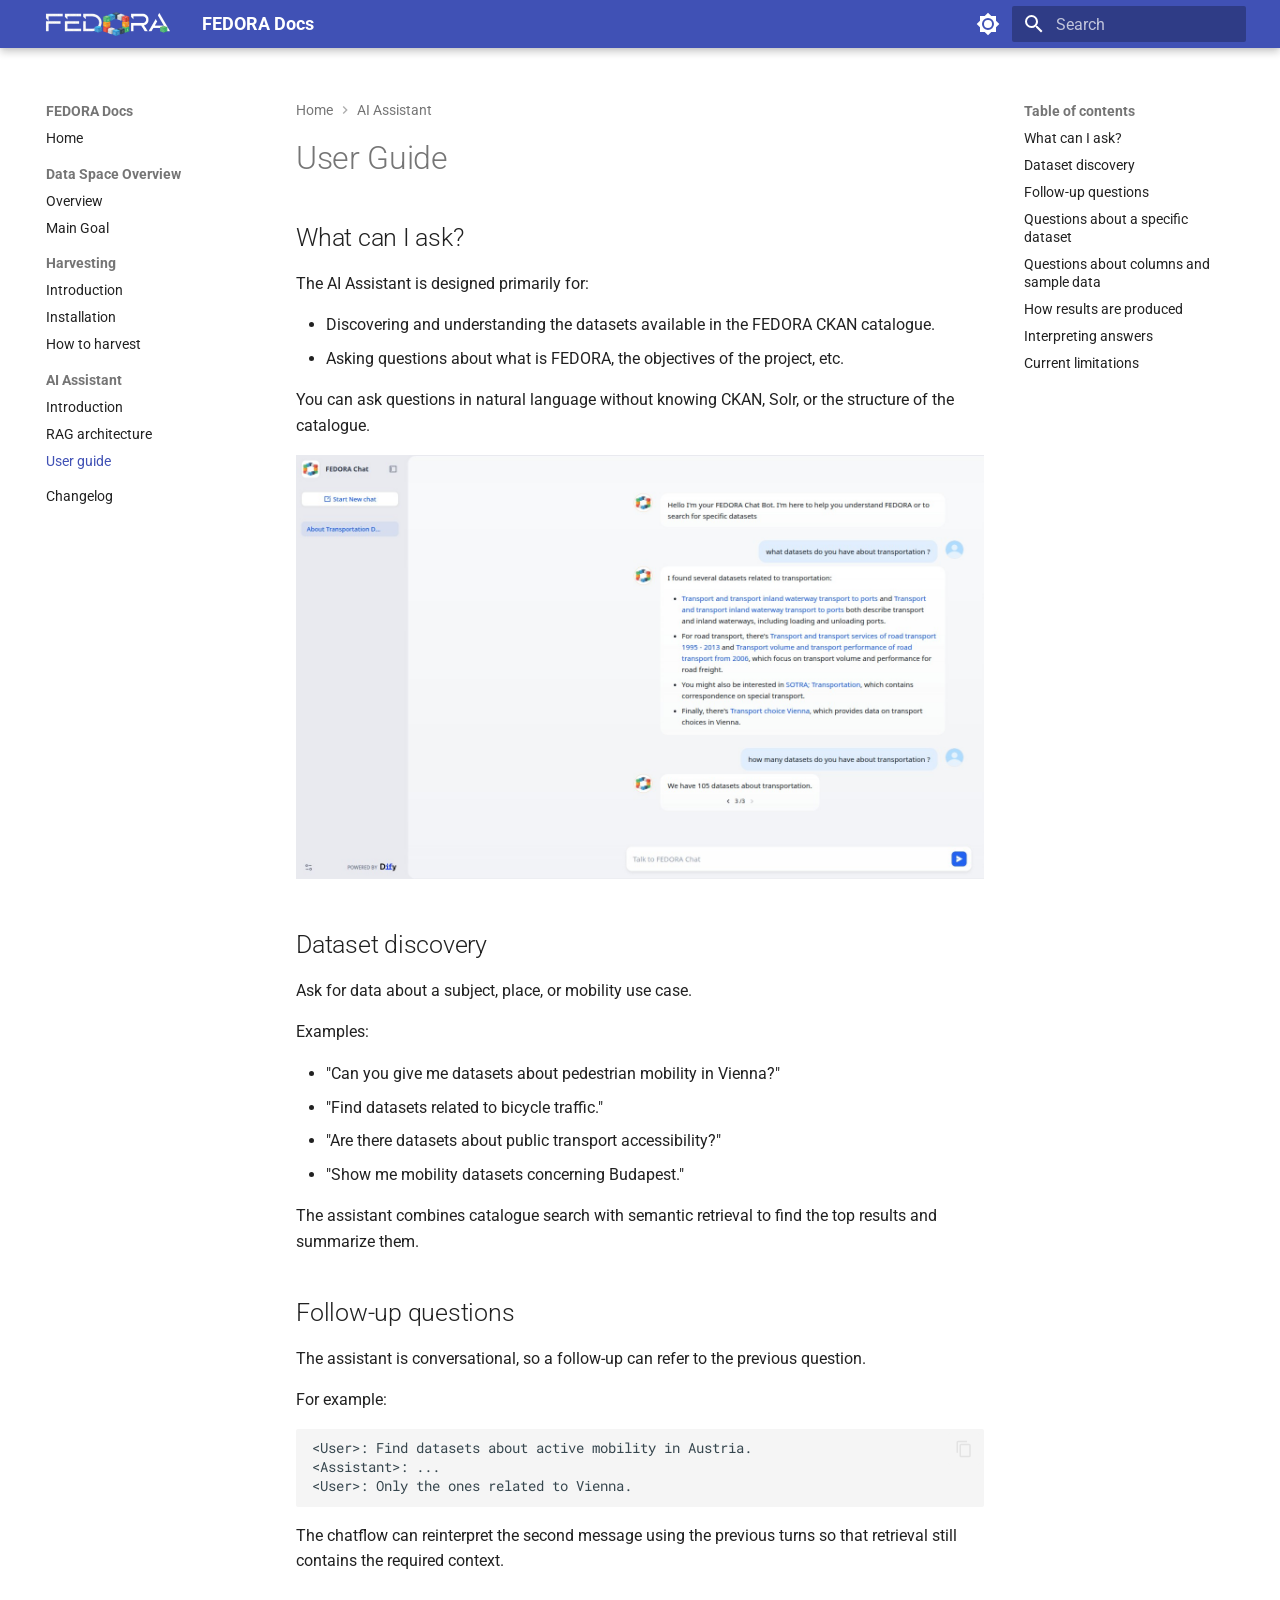
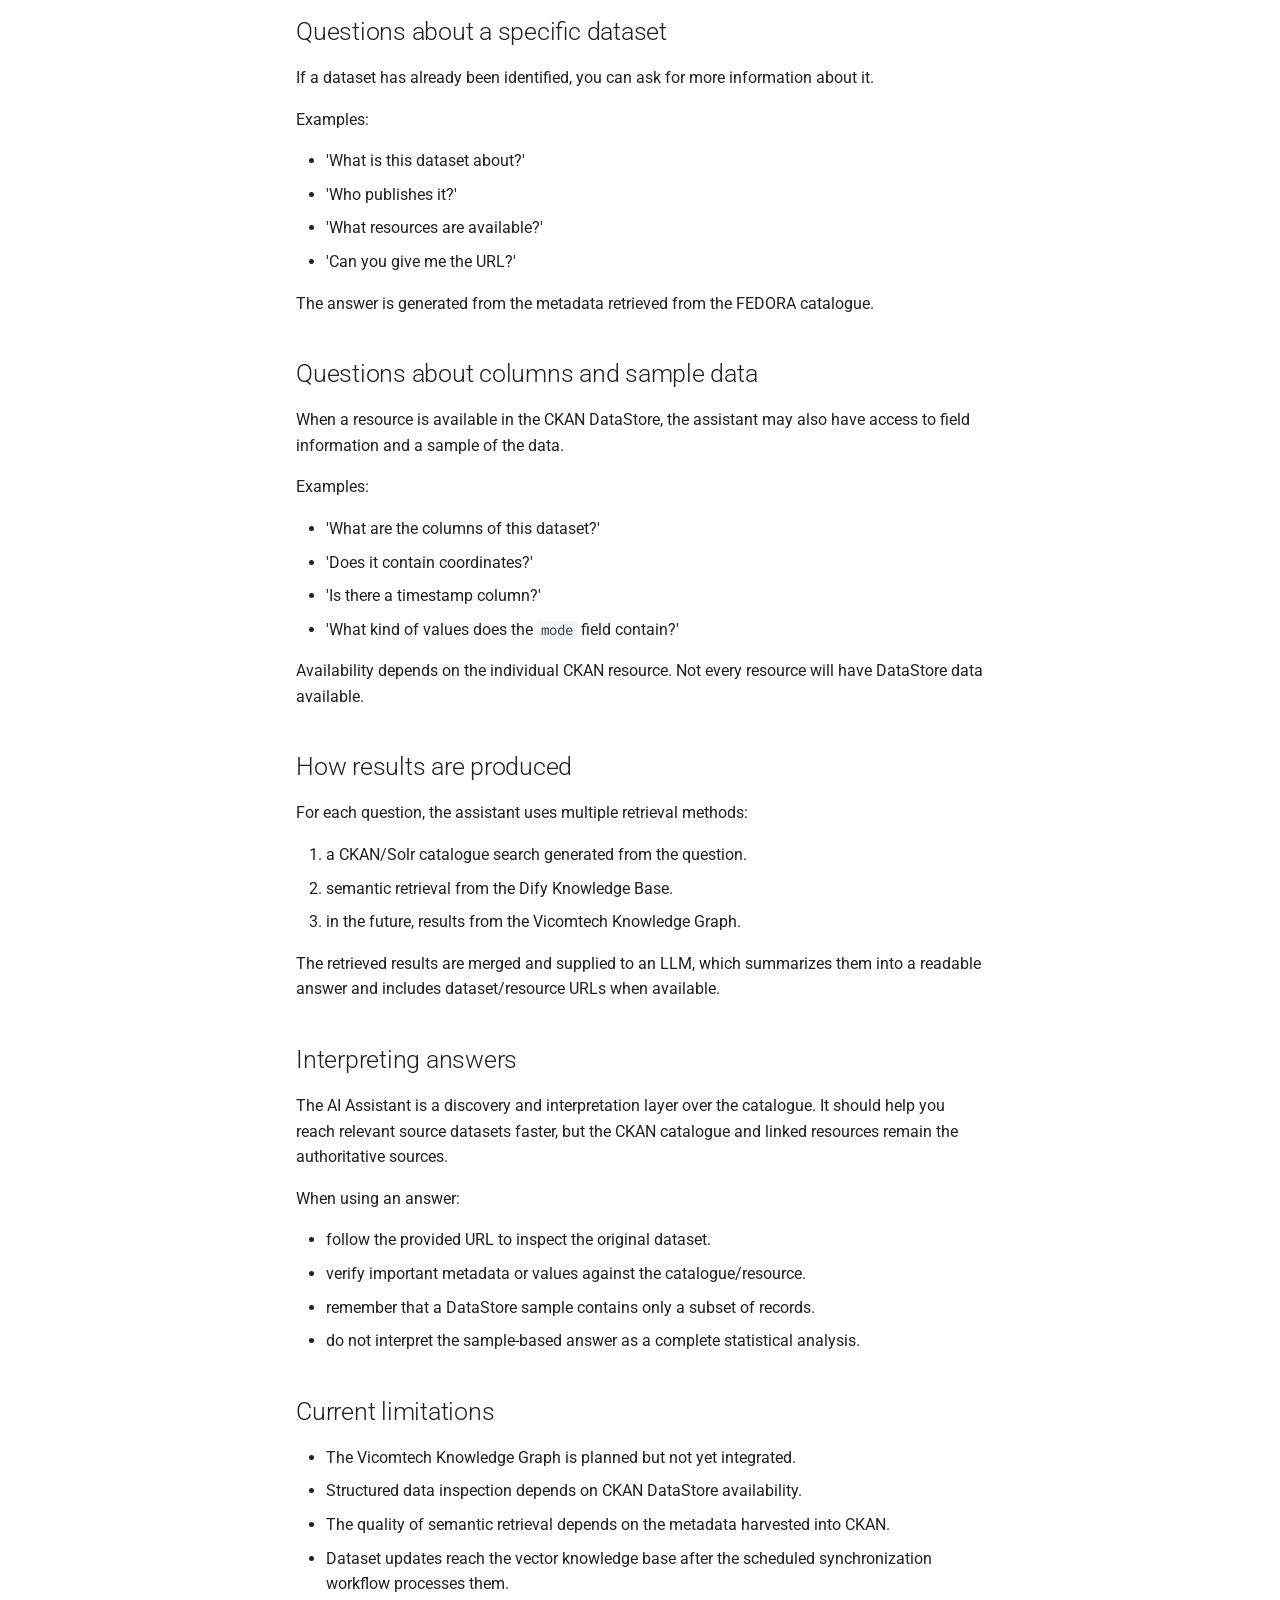
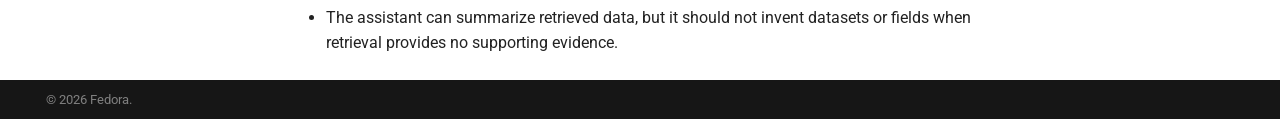
<file: ai-assistant/user-guide/index.html>
<!DOCTYPE html>

<html class="no-js" lang="en">
<head>
<meta charset="utf-8"/>
<meta content="width=device-width,initial-scale=1" name="viewport"/>
<link href="../architecture/" rel="prev"/>
<link href="../../changelog/" rel="next"/>
<link href="../../assets/logo/favicon.png" rel="icon"/>
<meta content="mkdocs-1.6.1, mkdocs-material-9.7.7" name="generator"/>
<title>User guide - FEDORA Docs</title>
<link href="../../assets/stylesheets/main.ec1eaa64.min.css" rel="stylesheet"/>
<link href="../../assets/stylesheets/palette.ab4e12ef.min.css" rel="stylesheet"/>
<link crossorigin="" href="https://fonts.gstatic.com" rel="preconnect"/>
<link href="https://fonts.googleapis.com/css?family=Roboto:300,300i,400,400i,700,700i%7CRoboto+Mono:400,400i,700,700i&amp;display=fallback" rel="stylesheet"/>
<style>:root{--md-text-font:"Roboto";--md-code-font:"Roboto Mono"}</style>
<link href="../../stylesheets/mermaid.css" rel="stylesheet"/>
<script>__md_scope=new URL("../..",location),__md_hash=e=>[...e].reduce(((e,_)=>(e<<5)-e+_.charCodeAt(0)),0),__md_get=(e,_=localStorage,t=__md_scope)=>JSON.parse(_.getItem(t.pathname+"."+e)),__md_set=(e,_,t=localStorage,a=__md_scope)=>{try{t.setItem(a.pathname+"."+e,JSON.stringify(_))}catch(e){}}</script>
</head>
<body data-md-color-accent="indigo" data-md-color-primary="indigo" data-md-color-scheme="default" dir="ltr">
<input autocomplete="off" class="md-toggle" data-md-toggle="drawer" id="__drawer" type="checkbox"/>
<input autocomplete="off" class="md-toggle" data-md-toggle="search" id="__search" type="checkbox"/>
<label class="md-overlay" for="__drawer"></label>
<div data-md-component="skip">
<a class="md-skip" href="#user-guide">
          Skip to content
        </a>
</div>
<div data-md-component="announce">
</div>
<header class="md-header md-header--shadow" data-md-component="header">
<nav aria-label="Header" class="md-header__inner md-grid">
<a aria-label="FEDORA Docs" class="md-header__button md-logo" data-md-component="logo" href="../.." title="FEDORA Docs">
<img alt="logo" src="../../assets/logo/fedora-logo.png"/>
</a>
<label class="md-header__button md-icon" for="__drawer">
<svg viewbox="0 0 24 24" xmlns="http://www.w3.org/2000/svg"><path d="M3 6h18v2H3zm0 5h18v2H3zm0 5h18v2H3z"></path></svg>
</label>
<div class="md-header__title" data-md-component="header-title">
<div class="md-header__ellipsis">
<div class="md-header__topic">
<span class="md-ellipsis">
            FEDORA Docs
          </span>
</div>
<div class="md-header__topic" data-md-component="header-topic">
<span class="md-ellipsis">
            
              User guide
            
          </span>
</div>
</div>
</div>
<form class="md-header__option" data-md-component="palette">
<input aria-label="Switch to dark mode" class="md-option" data-md-color-accent="indigo" data-md-color-media="" data-md-color-primary="indigo" data-md-color-scheme="default" id="__palette_0" name="__palette" type="radio"/>
<label class="md-header__button md-icon" for="__palette_1" hidden="" title="Switch to dark mode">
<svg viewbox="0 0 24 24" xmlns="http://www.w3.org/2000/svg"><path d="M12 8a4 4 0 0 0-4 4 4 4 0 0 0 4 4 4 4 0 0 0 4-4 4 4 0 0 0-4-4m0 10a6 6 0 0 1-6-6 6 6 0 0 1 6-6 6 6 0 0 1 6 6 6 6 0 0 1-6 6m8-9.31V4h-4.69L12 .69 8.69 4H4v4.69L.69 12 4 15.31V20h4.69L12 23.31 15.31 20H20v-4.69L23.31 12z"></path></svg>
</label>
<input aria-label="Switch to light mode" class="md-option" data-md-color-accent="indigo" data-md-color-media="" data-md-color-primary="indigo" data-md-color-scheme="slate" id="__palette_1" name="__palette" type="radio"/>
<label class="md-header__button md-icon" for="__palette_0" hidden="" title="Switch to light mode">
<svg viewbox="0 0 24 24" xmlns="http://www.w3.org/2000/svg"><path d="M12 18c-.89 0-1.74-.2-2.5-.55C11.56 16.5 13 14.42 13 12s-1.44-4.5-3.5-5.45C10.26 6.2 11.11 6 12 6a6 6 0 0 1 6 6 6 6 0 0 1-6 6m8-9.31V4h-4.69L12 .69 8.69 4H4v4.69L.69 12 4 15.31V20h4.69L12 23.31 15.31 20H20v-4.69L23.31 12z"></path></svg>
</label>
</form>
<script>var palette=__md_get("__palette");if(palette&&palette.color){if("(prefers-color-scheme)"===palette.color.media){var media=matchMedia("(prefers-color-scheme: light)"),input=document.querySelector(media.matches?"[data-md-color-media='(prefers-color-scheme: light)']":"[data-md-color-media='(prefers-color-scheme: dark)']");palette.color.media=input.getAttribute("data-md-color-media"),palette.color.scheme=input.getAttribute("data-md-color-scheme"),palette.color.primary=input.getAttribute("data-md-color-primary"),palette.color.accent=input.getAttribute("data-md-color-accent")}for(var[key,value]of Object.entries(palette.color))document.body.setAttribute("data-md-color-"+key,value)}</script>
<label class="md-header__button md-icon" for="__search">
<svg viewbox="0 0 24 24" xmlns="http://www.w3.org/2000/svg"><path d="M9.5 3A6.5 6.5 0 0 1 16 9.5c0 1.61-.59 3.09-1.56 4.23l.27.27h.79l5 5-1.5 1.5-5-5v-.79l-.27-.27A6.52 6.52 0 0 1 9.5 16 6.5 6.5 0 0 1 3 9.5 6.5 6.5 0 0 1 9.5 3m0 2C7 5 5 7 5 9.5S7 14 9.5 14 14 12 14 9.5 12 5 9.5 5"></path></svg>
</label>
<div class="md-search" data-md-component="search" role="dialog">
<label class="md-search__overlay" for="__search"></label>
<div class="md-search__inner" role="search">
<form class="md-search__form" name="search">
<input aria-label="Search" autocapitalize="off" autocomplete="off" autocorrect="off" class="md-search__input" data-md-component="search-query" name="query" placeholder="Search" required="" spellcheck="false" type="text"/>
<label class="md-search__icon md-icon" for="__search">
<svg viewbox="0 0 24 24" xmlns="http://www.w3.org/2000/svg"><path d="M9.5 3A6.5 6.5 0 0 1 16 9.5c0 1.61-.59 3.09-1.56 4.23l.27.27h.79l5 5-1.5 1.5-5-5v-.79l-.27-.27A6.52 6.52 0 0 1 9.5 16 6.5 6.5 0 0 1 3 9.5 6.5 6.5 0 0 1 9.5 3m0 2C7 5 5 7 5 9.5S7 14 9.5 14 14 12 14 9.5 12 5 9.5 5"></path></svg>
<svg viewbox="0 0 24 24" xmlns="http://www.w3.org/2000/svg"><path d="M20 11v2H8l5.5 5.5-1.42 1.42L4.16 12l7.92-7.92L13.5 5.5 8 11z"></path></svg>
</label>
<nav aria-label="Search" class="md-search__options">
<button aria-label="Clear" class="md-search__icon md-icon" tabindex="-1" title="Clear" type="reset">
<svg viewbox="0 0 24 24" xmlns="http://www.w3.org/2000/svg"><path d="M19 6.41 17.59 5 12 10.59 6.41 5 5 6.41 10.59 12 5 17.59 6.41 19 12 13.41 17.59 19 19 17.59 13.41 12z"></path></svg>
</button>
</nav>
<div class="md-search__suggest" data-md-component="search-suggest"></div>
</form>
<div class="md-search__output">
<div class="md-search__scrollwrap" data-md-scrollfix="" tabindex="0">
<div class="md-search-result" data-md-component="search-result">
<div class="md-search-result__meta">
            Initializing search
          </div>
<ol class="md-search-result__list" role="presentation"></ol>
</div>
</div>
</div>
</div>
</div>
</nav>
</header>
<div class="md-container" data-md-component="container">
<main class="md-main" data-md-component="main">
<div class="md-main__inner md-grid">
<div class="md-sidebar md-sidebar--primary" data-md-component="sidebar" data-md-type="navigation">
<div class="md-sidebar__scrollwrap">
<div class="md-sidebar__inner">
<nav aria-label="Navigation" class="md-nav md-nav--primary" data-md-level="0">
<label class="md-nav__title" for="__drawer">
<a aria-label="FEDORA Docs" class="md-nav__button md-logo" data-md-component="logo" href="../.." title="FEDORA Docs">
<img alt="logo" src="../../assets/logo/fedora-logo.png"/>
</a>
    FEDORA Docs
  </label>
<ul class="md-nav__list" data-md-scrollfix="">
<li class="md-nav__item">
<a class="md-nav__link" href="../..">
<span class="md-ellipsis">
    
  
    Home
  

    
  </span>
</a>
</li>
<li class="md-nav__item md-nav__item--section md-nav__item--nested">
<input class="md-nav__toggle md-toggle md-toggle--indeterminate" id="__nav_2" type="checkbox"/>
<label class="md-nav__link" for="__nav_2" id="__nav_2_label" tabindex="">
<span class="md-ellipsis">
    
  
    Data Space Overview
  

    
  </span>
<span class="md-nav__icon md-icon"></span>
</label>
<nav aria-expanded="false" aria-labelledby="__nav_2_label" class="md-nav" data-md-level="1">
<label class="md-nav__title" for="__nav_2">
<span class="md-nav__icon md-icon"></span>
            
  
    Data Space Overview
  

          </label>
<ul class="md-nav__list" data-md-scrollfix="">
<li class="md-nav__item">
<a class="md-nav__link" href="../../overview/fedora-overview/">
<span class="md-ellipsis">
    
  
    Overview
  

    
  </span>
</a>
</li>
<li class="md-nav__item">
<a class="md-nav__link" href="../../overview/project-main-goal/">
<span class="md-ellipsis">
    
  
    Main Goal
  

    
  </span>
</a>
</li>
</ul>
</nav>
</li>
<li class="md-nav__item md-nav__item--section md-nav__item--nested">
<input class="md-nav__toggle md-toggle md-toggle--indeterminate" id="__nav_3" type="checkbox"/>
<label class="md-nav__link" for="__nav_3" id="__nav_3_label" tabindex="">
<span class="md-ellipsis">
    
  
    Harvesting
  

    
  </span>
<span class="md-nav__icon md-icon"></span>
</label>
<nav aria-expanded="false" aria-labelledby="__nav_3_label" class="md-nav" data-md-level="1">
<label class="md-nav__title" for="__nav_3">
<span class="md-nav__icon md-icon"></span>
            
  
    Harvesting
  

          </label>
<ul class="md-nav__list" data-md-scrollfix="">
<li class="md-nav__item">
<a class="md-nav__link" href="../../harvesting/introduction/">
<span class="md-ellipsis">
    
  
    Introduction
  

    
  </span>
</a>
</li>
<li class="md-nav__item">
<a class="md-nav__link" href="../../harvesting/installation/">
<span class="md-ellipsis">
    
  
    Installation
  

    
  </span>
</a>
</li>
<li class="md-nav__item">
<a class="md-nav__link" href="../../harvesting/how-to-harvest/">
<span class="md-ellipsis">
    
  
    How to harvest
  

    
  </span>
</a>
</li>
</ul>
</nav>
</li>
<li class="md-nav__item md-nav__item--active md-nav__item--section md-nav__item--nested">
<input checked="" class="md-nav__toggle md-toggle" id="__nav_4" type="checkbox"/>
<label class="md-nav__link" for="__nav_4" id="__nav_4_label" tabindex="">
<span class="md-ellipsis">
    
  
    AI Assistant
  

    
  </span>
<span class="md-nav__icon md-icon"></span>
</label>
<nav aria-expanded="true" aria-labelledby="__nav_4_label" class="md-nav" data-md-level="1">
<label class="md-nav__title" for="__nav_4">
<span class="md-nav__icon md-icon"></span>
            
  
    AI Assistant
  

          </label>
<ul class="md-nav__list" data-md-scrollfix="">
<li class="md-nav__item">
<a class="md-nav__link" href="../introduction/">
<span class="md-ellipsis">
    
  
    Introduction
  

    
  </span>
</a>
</li>
<li class="md-nav__item">
<a class="md-nav__link" href="../architecture/">
<span class="md-ellipsis">
    
  
    RAG architecture
  

    
  </span>
</a>
</li>
<li class="md-nav__item md-nav__item--active">
<input class="md-nav__toggle md-toggle" id="__toc" type="checkbox"/>
<label class="md-nav__link md-nav__link--active" for="__toc">
<span class="md-ellipsis">
    
  
    User guide
  

    
  </span>
<span class="md-nav__icon md-icon"></span>
</label>
<a class="md-nav__link md-nav__link--active" href="./">
<span class="md-ellipsis">
    
  
    User guide
  

    
  </span>
</a>
<nav aria-label="Table of contents" class="md-nav md-nav--secondary">
<label class="md-nav__title" for="__toc">
<span class="md-nav__icon md-icon"></span>
      Table of contents
    </label>
<ul class="md-nav__list" data-md-component="toc" data-md-scrollfix="">
<li class="md-nav__item">
<a class="md-nav__link" href="#what-can-i-ask">
<span class="md-ellipsis">
      
        What can I ask?
      
    </span>
</a>
</li>
<li class="md-nav__item">
<a class="md-nav__link" href="#dataset-discovery">
<span class="md-ellipsis">
      
        Dataset discovery
      
    </span>
</a>
</li>
<li class="md-nav__item">
<a class="md-nav__link" href="#follow-up-questions">
<span class="md-ellipsis">
      
        Follow-up questions
      
    </span>
</a>
</li>
<li class="md-nav__item">
<a class="md-nav__link" href="#questions-about-a-specific-dataset">
<span class="md-ellipsis">
      
        Questions about a specific dataset
      
    </span>
</a>
</li>
<li class="md-nav__item">
<a class="md-nav__link" href="#questions-about-columns-and-sample-data">
<span class="md-ellipsis">
      
        Questions about columns and sample data
      
    </span>
</a>
</li>
<li class="md-nav__item">
<a class="md-nav__link" href="#how-results-are-produced">
<span class="md-ellipsis">
      
        How results are produced
      
    </span>
</a>
</li>
<li class="md-nav__item">
<a class="md-nav__link" href="#interpreting-answers">
<span class="md-ellipsis">
      
        Interpreting answers
      
    </span>
</a>
</li>
<li class="md-nav__item">
<a class="md-nav__link" href="#current-limitations">
<span class="md-ellipsis">
      
        Current limitations
      
    </span>
</a>
</li>
</ul>
</nav>
</li>
</ul>
</nav>
</li>
<li class="md-nav__item">
<a class="md-nav__link" href="../../changelog/">
<span class="md-ellipsis">
    
  
    Changelog
  

    
  </span>
</a>
</li>
</ul>
</nav>
</div>
</div>
</div>
<div class="md-sidebar md-sidebar--secondary" data-md-component="sidebar" data-md-type="toc">
<div class="md-sidebar__scrollwrap">
<div class="md-sidebar__inner">
<nav aria-label="Table of contents" class="md-nav md-nav--secondary">
<label class="md-nav__title" for="__toc">
<span class="md-nav__icon md-icon"></span>
      Table of contents
    </label>
<ul class="md-nav__list" data-md-component="toc" data-md-scrollfix="">
<li class="md-nav__item">
<a class="md-nav__link" href="#what-can-i-ask">
<span class="md-ellipsis">
      
        What can I ask?
      
    </span>
</a>
</li>
<li class="md-nav__item">
<a class="md-nav__link" href="#dataset-discovery">
<span class="md-ellipsis">
      
        Dataset discovery
      
    </span>
</a>
</li>
<li class="md-nav__item">
<a class="md-nav__link" href="#follow-up-questions">
<span class="md-ellipsis">
      
        Follow-up questions
      
    </span>
</a>
</li>
<li class="md-nav__item">
<a class="md-nav__link" href="#questions-about-a-specific-dataset">
<span class="md-ellipsis">
      
        Questions about a specific dataset
      
    </span>
</a>
</li>
<li class="md-nav__item">
<a class="md-nav__link" href="#questions-about-columns-and-sample-data">
<span class="md-ellipsis">
      
        Questions about columns and sample data
      
    </span>
</a>
</li>
<li class="md-nav__item">
<a class="md-nav__link" href="#how-results-are-produced">
<span class="md-ellipsis">
      
        How results are produced
      
    </span>
</a>
</li>
<li class="md-nav__item">
<a class="md-nav__link" href="#interpreting-answers">
<span class="md-ellipsis">
      
        Interpreting answers
      
    </span>
</a>
</li>
<li class="md-nav__item">
<a class="md-nav__link" href="#current-limitations">
<span class="md-ellipsis">
      
        Current limitations
      
    </span>
</a>
</li>
</ul>
</nav>
</div>
</div>
</div>
<div class="md-content" data-md-component="content">
<nav aria-label="Navigation" class="md-path">
<ol class="md-path__list">
<li class="md-path__item">
<a class="md-path__link" href="../..">
<span class="md-ellipsis">
    Home
  </span>
</a>
</li>
<li class="md-path__item">
<a class="md-path__link" href="../introduction/">
<span class="md-ellipsis">
    AI Assistant
  </span>
</a>
</li>
</ol>
</nav>
<article class="md-content__inner md-typeset">
<h1 id="user-guide">User Guide<a class="headerlink" href="#user-guide" title="Permanent link">¶</a></h1>
<h2 id="what-can-i-ask">What can I ask?<a class="headerlink" href="#what-can-i-ask" title="Permanent link">¶</a></h2>
<p>The AI Assistant is designed primarily for:</p>
<ul>
<li>Discovering and understanding the datasets available in the FEDORA CKAN catalogue.</li>
<li>Asking questions about what is FEDORA, the objectives of the project, etc.</li>
</ul>
<p>You can ask questions in natural language without knowing CKAN, Solr, or the structure of the catalogue.</p>
<p><img alt="Dify chat interface" src="../../assets/ai-assistant/dify-chat-interface.jpg"/></p>
<h2 id="dataset-discovery">Dataset discovery<a class="headerlink" href="#dataset-discovery" title="Permanent link">¶</a></h2>
<p>Ask for data about a subject, place, or mobility use case.</p>
<p>Examples:</p>
<ul>
<li>"Can you give me datasets about pedestrian mobility in Vienna?"</li>
<li>"Find datasets related to bicycle traffic."</li>
<li>"Are there datasets about public transport accessibility?"</li>
<li>"Show me mobility datasets concerning Budapest."</li>
</ul>
<p>The assistant combines catalogue search with semantic retrieval to find the top results and summarize them.</p>
<h2 id="follow-up-questions">Follow-up questions<a class="headerlink" href="#follow-up-questions" title="Permanent link">¶</a></h2>
<p>The assistant is conversational, so a follow-up can refer to the previous question.</p>
<p>For example:</p>
<div class="highlight"><pre><span></span><code><a href="#__codelineno-0-1" id="__codelineno-0-1" name="__codelineno-0-1"></a>&lt;User&gt;: Find datasets about active mobility in Austria.
<a href="#__codelineno-0-2" id="__codelineno-0-2" name="__codelineno-0-2"></a>&lt;Assistant&gt;: ...
<a href="#__codelineno-0-3" id="__codelineno-0-3" name="__codelineno-0-3"></a>&lt;User&gt;: Only the ones related to Vienna.
</code></pre></div>
<p>The chatflow can reinterpret the second message using the previous turns so that retrieval still contains the required
context.</p>
<h2 id="questions-about-a-specific-dataset">Questions about a specific dataset<a class="headerlink" href="#questions-about-a-specific-dataset" title="Permanent link">¶</a></h2>
<p>If a dataset has already been identified, you can ask for more information about it.</p>
<p>Examples:</p>
<ul>
<li>'What is this dataset about?'</li>
<li>'Who publishes it?'</li>
<li>'What resources are available?'</li>
<li>'Can you give me the URL?'</li>
</ul>
<p>The answer is generated from the metadata retrieved from the FEDORA catalogue.</p>
<h2 id="questions-about-columns-and-sample-data">Questions about columns and sample data<a class="headerlink" href="#questions-about-columns-and-sample-data" title="Permanent link">¶</a></h2>
<p>When a resource is available in the CKAN DataStore, the assistant may also have access to field information and a sample
of the data.</p>
<p>Examples:</p>
<ul>
<li>'What are the columns of this dataset?'</li>
<li>'Does it contain coordinates?'</li>
<li>'Is there a timestamp column?'</li>
<li>'What kind of values does the <code>mode</code> field contain?'</li>
</ul>
<p>Availability depends on the individual CKAN resource. Not every resource will have DataStore data available.</p>
<h2 id="how-results-are-produced">How results are produced<a class="headerlink" href="#how-results-are-produced" title="Permanent link">¶</a></h2>
<p>For each question, the assistant uses multiple retrieval methods:</p>
<ol>
<li>a CKAN/Solr catalogue search generated from the question.</li>
<li>semantic retrieval from the Dify Knowledge Base.</li>
<li>in the future, results from the Vicomtech Knowledge Graph.</li>
</ol>
<p>The retrieved results are merged and supplied to an LLM, which summarizes them into a readable answer and includes
dataset/resource URLs when available.</p>
<h2 id="interpreting-answers">Interpreting answers<a class="headerlink" href="#interpreting-answers" title="Permanent link">¶</a></h2>
<p>The AI Assistant is a discovery and interpretation layer over the catalogue. It should help you reach relevant source
datasets faster, but the CKAN catalogue and linked resources remain the authoritative sources.</p>
<p>When using an answer:</p>
<ul>
<li>follow the provided URL to inspect the original dataset.</li>
<li>verify important metadata or values against the catalogue/resource.</li>
<li>remember that a DataStore sample contains only a subset of records.</li>
<li>do not interpret the sample-based answer as a complete statistical analysis.</li>
</ul>
<h2 id="current-limitations">Current limitations<a class="headerlink" href="#current-limitations" title="Permanent link">¶</a></h2>
<ul>
<li>The Vicomtech Knowledge Graph is planned but not yet integrated.</li>
<li>Structured data inspection depends on CKAN DataStore availability.</li>
<li>The quality of semantic retrieval depends on the metadata harvested into CKAN.</li>
<li>Dataset updates reach the vector knowledge base after the scheduled synchronization workflow processes them.</li>
<li>The assistant can summarize retrieved data, but it should not invent datasets or fields when retrieval provides no
  supporting evidence.</li>
</ul>
</article>
</div>
<script>var target=document.getElementById(location.hash.slice(1));target&&target.name&&(target.checked=target.name.startsWith("__tabbed_"))</script>
</div>
<button class="md-top md-icon" data-md-component="top" hidden="" type="button">
<svg viewbox="0 0 24 24" xmlns="http://www.w3.org/2000/svg"><path d="M13 20h-2V8l-5.5 5.5-1.42-1.42L12 4.16l7.92 7.92-1.42 1.42L13 8z"></path></svg>
  Back to top
</button>
</main>
<footer class="md-footer">
<div class="md-footer-meta">
<div class="md-footer-meta__inner md-grid">
<div class="md-copyright">
        © 2026 Fedora.
      </div>
</div>
</div>
</footer>
</div>
<div class="md-dialog" data-md-component="dialog">
<div class="md-dialog__inner md-typeset"></div>
</div>
<script id="__config" type="application/json">{"annotate": null, "base": "../..", "features": ["navigation.sections", "navigation.expand", "navigation.path", "navigation.top", "search.suggest", "search.highlight", "content.code.copy"], "search": "../../assets/javascripts/workers/search.2c215733.min.js", "tags": null, "translations": {"clipboard.copied": "Copied to clipboard", "clipboard.copy": "Copy to clipboard", "search.result.more.one": "1 more on this page", "search.result.more.other": "# more on this page", "search.result.none": "No matching documents", "search.result.one": "1 matching document", "search.result.other": "# matching documents", "search.result.placeholder": "Type to start searching", "search.result.term.missing": "Missing", "select.version": "Select version"}, "version": null}</script>
<script src="../../assets/javascripts/bundle.d7400e89.min.js"></script>
</body>
</html>
</file>
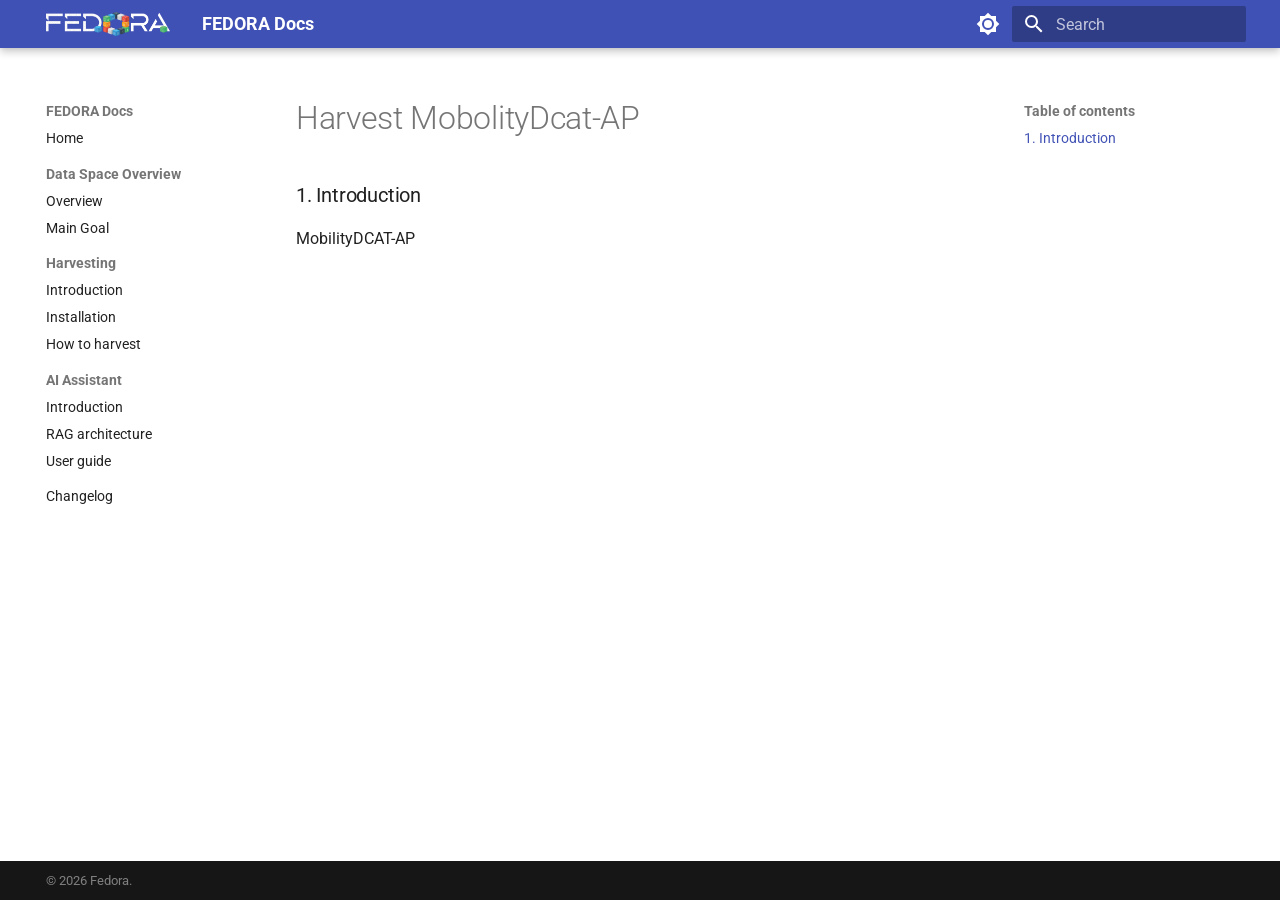
<file: harvesting/harvest-mobilitydcat-ap/index.html>
<!DOCTYPE html>

<html class="no-js" lang="en">
<head>
<meta charset="utf-8"/>
<meta content="width=device-width,initial-scale=1" name="viewport"/>
<link href="../../assets/logo/favicon.png" rel="icon"/>
<meta content="mkdocs-1.6.1, mkdocs-material-9.7.7" name="generator"/>
<title>Harvest MobolityDcat-AP - FEDORA Docs</title>
<link href="../../assets/stylesheets/main.ec1eaa64.min.css" rel="stylesheet"/>
<link href="../../assets/stylesheets/palette.ab4e12ef.min.css" rel="stylesheet"/>
<link crossorigin="" href="https://fonts.gstatic.com" rel="preconnect"/>
<link href="https://fonts.googleapis.com/css?family=Roboto:300,300i,400,400i,700,700i%7CRoboto+Mono:400,400i,700,700i&amp;display=fallback" rel="stylesheet"/>
<style>:root{--md-text-font:"Roboto";--md-code-font:"Roboto Mono"}</style>
<link href="../../stylesheets/mermaid.css" rel="stylesheet"/>
<script>__md_scope=new URL("../..",location),__md_hash=e=>[...e].reduce(((e,_)=>(e<<5)-e+_.charCodeAt(0)),0),__md_get=(e,_=localStorage,t=__md_scope)=>JSON.parse(_.getItem(t.pathname+"."+e)),__md_set=(e,_,t=localStorage,a=__md_scope)=>{try{t.setItem(a.pathname+"."+e,JSON.stringify(_))}catch(e){}}</script>
</head>
<body data-md-color-accent="indigo" data-md-color-primary="indigo" data-md-color-scheme="default" dir="ltr">
<input autocomplete="off" class="md-toggle" data-md-toggle="drawer" id="__drawer" type="checkbox"/>
<input autocomplete="off" class="md-toggle" data-md-toggle="search" id="__search" type="checkbox"/>
<label class="md-overlay" for="__drawer"></label>
<div data-md-component="skip">
<a class="md-skip" href="#harvest-mobolitydcat-ap">
          Skip to content
        </a>
</div>
<div data-md-component="announce">
</div>
<header class="md-header md-header--shadow" data-md-component="header">
<nav aria-label="Header" class="md-header__inner md-grid">
<a aria-label="FEDORA Docs" class="md-header__button md-logo" data-md-component="logo" href="../.." title="FEDORA Docs">
<img alt="logo" src="../../assets/logo/fedora-logo.png"/>
</a>
<label class="md-header__button md-icon" for="__drawer">
<svg viewbox="0 0 24 24" xmlns="http://www.w3.org/2000/svg"><path d="M3 6h18v2H3zm0 5h18v2H3zm0 5h18v2H3z"></path></svg>
</label>
<div class="md-header__title" data-md-component="header-title">
<div class="md-header__ellipsis">
<div class="md-header__topic">
<span class="md-ellipsis">
            FEDORA Docs
          </span>
</div>
<div class="md-header__topic" data-md-component="header-topic">
<span class="md-ellipsis">
            
              Harvest MobolityDcat-AP
            
          </span>
</div>
</div>
</div>
<form class="md-header__option" data-md-component="palette">
<input aria-label="Switch to dark mode" class="md-option" data-md-color-accent="indigo" data-md-color-media="" data-md-color-primary="indigo" data-md-color-scheme="default" id="__palette_0" name="__palette" type="radio"/>
<label class="md-header__button md-icon" for="__palette_1" hidden="" title="Switch to dark mode">
<svg viewbox="0 0 24 24" xmlns="http://www.w3.org/2000/svg"><path d="M12 8a4 4 0 0 0-4 4 4 4 0 0 0 4 4 4 4 0 0 0 4-4 4 4 0 0 0-4-4m0 10a6 6 0 0 1-6-6 6 6 0 0 1 6-6 6 6 0 0 1 6 6 6 6 0 0 1-6 6m8-9.31V4h-4.69L12 .69 8.69 4H4v4.69L.69 12 4 15.31V20h4.69L12 23.31 15.31 20H20v-4.69L23.31 12z"></path></svg>
</label>
<input aria-label="Switch to light mode" class="md-option" data-md-color-accent="indigo" data-md-color-media="" data-md-color-primary="indigo" data-md-color-scheme="slate" id="__palette_1" name="__palette" type="radio"/>
<label class="md-header__button md-icon" for="__palette_0" hidden="" title="Switch to light mode">
<svg viewbox="0 0 24 24" xmlns="http://www.w3.org/2000/svg"><path d="M12 18c-.89 0-1.74-.2-2.5-.55C11.56 16.5 13 14.42 13 12s-1.44-4.5-3.5-5.45C10.26 6.2 11.11 6 12 6a6 6 0 0 1 6 6 6 6 0 0 1-6 6m8-9.31V4h-4.69L12 .69 8.69 4H4v4.69L.69 12 4 15.31V20h4.69L12 23.31 15.31 20H20v-4.69L23.31 12z"></path></svg>
</label>
</form>
<script>var palette=__md_get("__palette");if(palette&&palette.color){if("(prefers-color-scheme)"===palette.color.media){var media=matchMedia("(prefers-color-scheme: light)"),input=document.querySelector(media.matches?"[data-md-color-media='(prefers-color-scheme: light)']":"[data-md-color-media='(prefers-color-scheme: dark)']");palette.color.media=input.getAttribute("data-md-color-media"),palette.color.scheme=input.getAttribute("data-md-color-scheme"),palette.color.primary=input.getAttribute("data-md-color-primary"),palette.color.accent=input.getAttribute("data-md-color-accent")}for(var[key,value]of Object.entries(palette.color))document.body.setAttribute("data-md-color-"+key,value)}</script>
<label class="md-header__button md-icon" for="__search">
<svg viewbox="0 0 24 24" xmlns="http://www.w3.org/2000/svg"><path d="M9.5 3A6.5 6.5 0 0 1 16 9.5c0 1.61-.59 3.09-1.56 4.23l.27.27h.79l5 5-1.5 1.5-5-5v-.79l-.27-.27A6.52 6.52 0 0 1 9.5 16 6.5 6.5 0 0 1 3 9.5 6.5 6.5 0 0 1 9.5 3m0 2C7 5 5 7 5 9.5S7 14 9.5 14 14 12 14 9.5 12 5 9.5 5"></path></svg>
</label>
<div class="md-search" data-md-component="search" role="dialog">
<label class="md-search__overlay" for="__search"></label>
<div class="md-search__inner" role="search">
<form class="md-search__form" name="search">
<input aria-label="Search" autocapitalize="off" autocomplete="off" autocorrect="off" class="md-search__input" data-md-component="search-query" name="query" placeholder="Search" required="" spellcheck="false" type="text"/>
<label class="md-search__icon md-icon" for="__search">
<svg viewbox="0 0 24 24" xmlns="http://www.w3.org/2000/svg"><path d="M9.5 3A6.5 6.5 0 0 1 16 9.5c0 1.61-.59 3.09-1.56 4.23l.27.27h.79l5 5-1.5 1.5-5-5v-.79l-.27-.27A6.52 6.52 0 0 1 9.5 16 6.5 6.5 0 0 1 3 9.5 6.5 6.5 0 0 1 9.5 3m0 2C7 5 5 7 5 9.5S7 14 9.5 14 14 12 14 9.5 12 5 9.5 5"></path></svg>
<svg viewbox="0 0 24 24" xmlns="http://www.w3.org/2000/svg"><path d="M20 11v2H8l5.5 5.5-1.42 1.42L4.16 12l7.92-7.92L13.5 5.5 8 11z"></path></svg>
</label>
<nav aria-label="Search" class="md-search__options">
<button aria-label="Clear" class="md-search__icon md-icon" tabindex="-1" title="Clear" type="reset">
<svg viewbox="0 0 24 24" xmlns="http://www.w3.org/2000/svg"><path d="M19 6.41 17.59 5 12 10.59 6.41 5 5 6.41 10.59 12 5 17.59 6.41 19 12 13.41 17.59 19 19 17.59 13.41 12z"></path></svg>
</button>
</nav>
<div class="md-search__suggest" data-md-component="search-suggest"></div>
</form>
<div class="md-search__output">
<div class="md-search__scrollwrap" data-md-scrollfix="" tabindex="0">
<div class="md-search-result" data-md-component="search-result">
<div class="md-search-result__meta">
            Initializing search
          </div>
<ol class="md-search-result__list" role="presentation"></ol>
</div>
</div>
</div>
</div>
</div>
</nav>
</header>
<div class="md-container" data-md-component="container">
<main class="md-main" data-md-component="main">
<div class="md-main__inner md-grid">
<div class="md-sidebar md-sidebar--primary" data-md-component="sidebar" data-md-type="navigation">
<div class="md-sidebar__scrollwrap">
<div class="md-sidebar__inner">
<nav aria-label="Navigation" class="md-nav md-nav--primary" data-md-level="0">
<label class="md-nav__title" for="__drawer">
<a aria-label="FEDORA Docs" class="md-nav__button md-logo" data-md-component="logo" href="../.." title="FEDORA Docs">
<img alt="logo" src="../../assets/logo/fedora-logo.png"/>
</a>
    FEDORA Docs
  </label>
<ul class="md-nav__list" data-md-scrollfix="">
<li class="md-nav__item">
<a class="md-nav__link" href="../..">
<span class="md-ellipsis">
    
  
    Home
  

    
  </span>
</a>
</li>
<li class="md-nav__item md-nav__item--section md-nav__item--nested">
<input class="md-nav__toggle md-toggle md-toggle--indeterminate" id="__nav_2" type="checkbox"/>
<label class="md-nav__link" for="__nav_2" id="__nav_2_label" tabindex="">
<span class="md-ellipsis">
    
  
    Data Space Overview
  

    
  </span>
<span class="md-nav__icon md-icon"></span>
</label>
<nav aria-expanded="false" aria-labelledby="__nav_2_label" class="md-nav" data-md-level="1">
<label class="md-nav__title" for="__nav_2">
<span class="md-nav__icon md-icon"></span>
            
  
    Data Space Overview
  

          </label>
<ul class="md-nav__list" data-md-scrollfix="">
<li class="md-nav__item">
<a class="md-nav__link" href="../../overview/fedora-overview/">
<span class="md-ellipsis">
    
  
    Overview
  

    
  </span>
</a>
</li>
<li class="md-nav__item">
<a class="md-nav__link" href="../../overview/project-main-goal/">
<span class="md-ellipsis">
    
  
    Main Goal
  

    
  </span>
</a>
</li>
</ul>
</nav>
</li>
<li class="md-nav__item md-nav__item--section md-nav__item--nested">
<input class="md-nav__toggle md-toggle md-toggle--indeterminate" id="__nav_3" type="checkbox"/>
<label class="md-nav__link" for="__nav_3" id="__nav_3_label" tabindex="">
<span class="md-ellipsis">
    
  
    Harvesting
  

    
  </span>
<span class="md-nav__icon md-icon"></span>
</label>
<nav aria-expanded="false" aria-labelledby="__nav_3_label" class="md-nav" data-md-level="1">
<label class="md-nav__title" for="__nav_3">
<span class="md-nav__icon md-icon"></span>
            
  
    Harvesting
  

          </label>
<ul class="md-nav__list" data-md-scrollfix="">
<li class="md-nav__item">
<a class="md-nav__link" href="../introduction/">
<span class="md-ellipsis">
    
  
    Introduction
  

    
  </span>
</a>
</li>
<li class="md-nav__item">
<a class="md-nav__link" href="../installation/">
<span class="md-ellipsis">
    
  
    Installation
  

    
  </span>
</a>
</li>
<li class="md-nav__item">
<a class="md-nav__link" href="../how-to-harvest/">
<span class="md-ellipsis">
    
  
    How to harvest
  

    
  </span>
</a>
</li>
</ul>
</nav>
</li>
<li class="md-nav__item md-nav__item--section md-nav__item--nested">
<input class="md-nav__toggle md-toggle md-toggle--indeterminate" id="__nav_4" type="checkbox"/>
<label class="md-nav__link" for="__nav_4" id="__nav_4_label" tabindex="">
<span class="md-ellipsis">
    
  
    AI Assistant
  

    
  </span>
<span class="md-nav__icon md-icon"></span>
</label>
<nav aria-expanded="false" aria-labelledby="__nav_4_label" class="md-nav" data-md-level="1">
<label class="md-nav__title" for="__nav_4">
<span class="md-nav__icon md-icon"></span>
            
  
    AI Assistant
  

          </label>
<ul class="md-nav__list" data-md-scrollfix="">
<li class="md-nav__item">
<a class="md-nav__link" href="../../ai-assistant/introduction/">
<span class="md-ellipsis">
    
  
    Introduction
  

    
  </span>
</a>
</li>
<li class="md-nav__item">
<a class="md-nav__link" href="../../ai-assistant/architecture/">
<span class="md-ellipsis">
    
  
    RAG architecture
  

    
  </span>
</a>
</li>
<li class="md-nav__item">
<a class="md-nav__link" href="../../ai-assistant/user-guide/">
<span class="md-ellipsis">
    
  
    User guide
  

    
  </span>
</a>
</li>
</ul>
</nav>
</li>
<li class="md-nav__item">
<a class="md-nav__link" href="../../changelog/">
<span class="md-ellipsis">
    
  
    Changelog
  

    
  </span>
</a>
</li>
</ul>
</nav>
</div>
</div>
</div>
<div class="md-sidebar md-sidebar--secondary" data-md-component="sidebar" data-md-type="toc">
<div class="md-sidebar__scrollwrap">
<div class="md-sidebar__inner">
<nav aria-label="Table of contents" class="md-nav md-nav--secondary">
<label class="md-nav__title" for="__toc">
<span class="md-nav__icon md-icon"></span>
      Table of contents
    </label>
<ul class="md-nav__list" data-md-component="toc" data-md-scrollfix="">
<li class="md-nav__item">
<a class="md-nav__link" href="#1-introduction">
<span class="md-ellipsis">
      
        1. Introduction
      
    </span>
</a>
</li>
</ul>
</nav>
</div>
</div>
</div>
<div class="md-content" data-md-component="content">
<article class="md-content__inner md-typeset">
<h1 id="harvest-mobolitydcat-ap">Harvest MobolityDcat-AP<a class="headerlink" href="#harvest-mobolitydcat-ap" title="Permanent link">¶</a></h1>
<h3 id="1-introduction">1. Introduction<a class="headerlink" href="#1-introduction" title="Permanent link">¶</a></h3>
<p>MobilityDCAT-AP </p>
</article>
</div>
<script>var target=document.getElementById(location.hash.slice(1));target&&target.name&&(target.checked=target.name.startsWith("__tabbed_"))</script>
</div>
<button class="md-top md-icon" data-md-component="top" hidden="" type="button">
<svg viewbox="0 0 24 24" xmlns="http://www.w3.org/2000/svg"><path d="M13 20h-2V8l-5.5 5.5-1.42-1.42L12 4.16l7.92 7.92-1.42 1.42L13 8z"></path></svg>
  Back to top
</button>
</main>
<footer class="md-footer">
<div class="md-footer-meta">
<div class="md-footer-meta__inner md-grid">
<div class="md-copyright">
        © 2026 Fedora.
      </div>
</div>
</div>
</footer>
</div>
<div class="md-dialog" data-md-component="dialog">
<div class="md-dialog__inner md-typeset"></div>
</div>
<script id="__config" type="application/json">{"annotate": null, "base": "../..", "features": ["navigation.sections", "navigation.expand", "navigation.path", "navigation.top", "search.suggest", "search.highlight", "content.code.copy"], "search": "../../assets/javascripts/workers/search.2c215733.min.js", "tags": null, "translations": {"clipboard.copied": "Copied to clipboard", "clipboard.copy": "Copy to clipboard", "search.result.more.one": "1 more on this page", "search.result.more.other": "# more on this page", "search.result.none": "No matching documents", "search.result.one": "1 matching document", "search.result.other": "# matching documents", "search.result.placeholder": "Type to start searching", "search.result.term.missing": "Missing", "select.version": "Select version"}, "version": null}</script>
<script src="../../assets/javascripts/bundle.d7400e89.min.js"></script>
</body>
</html>
</file>
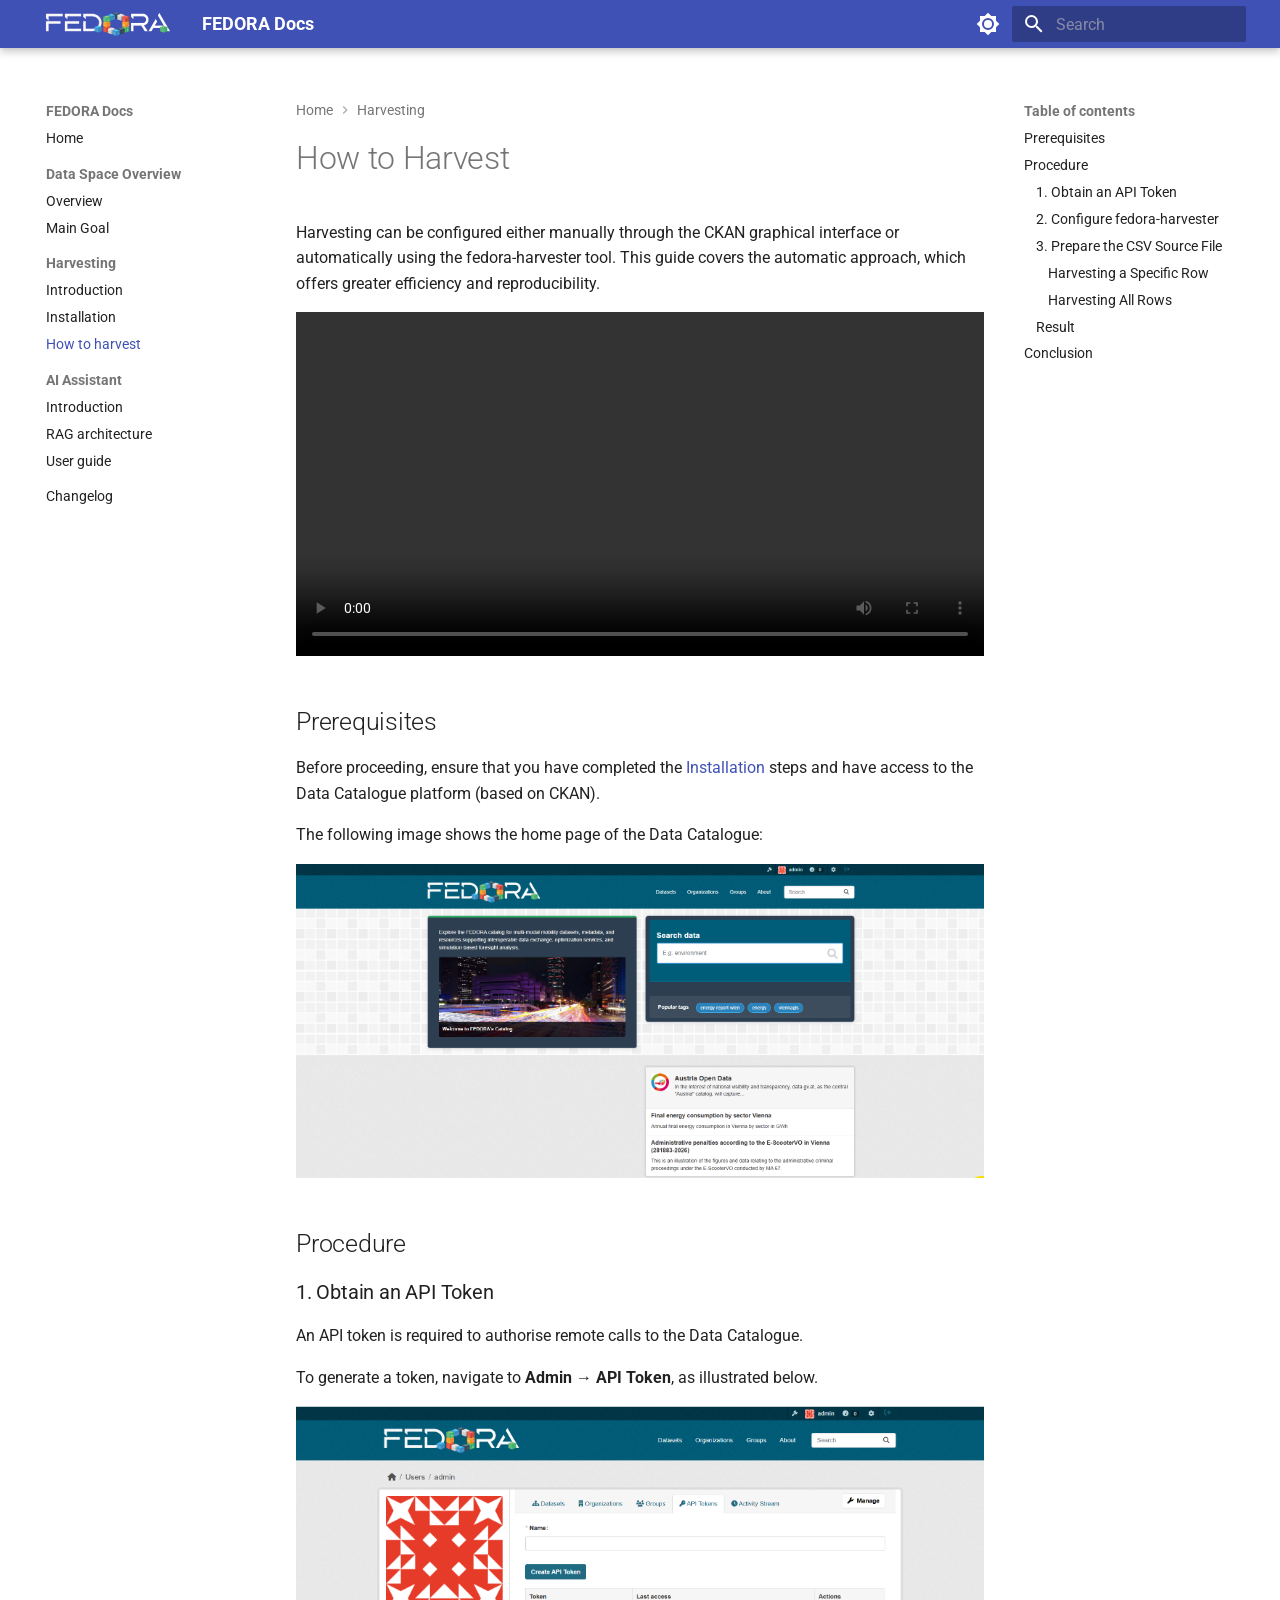
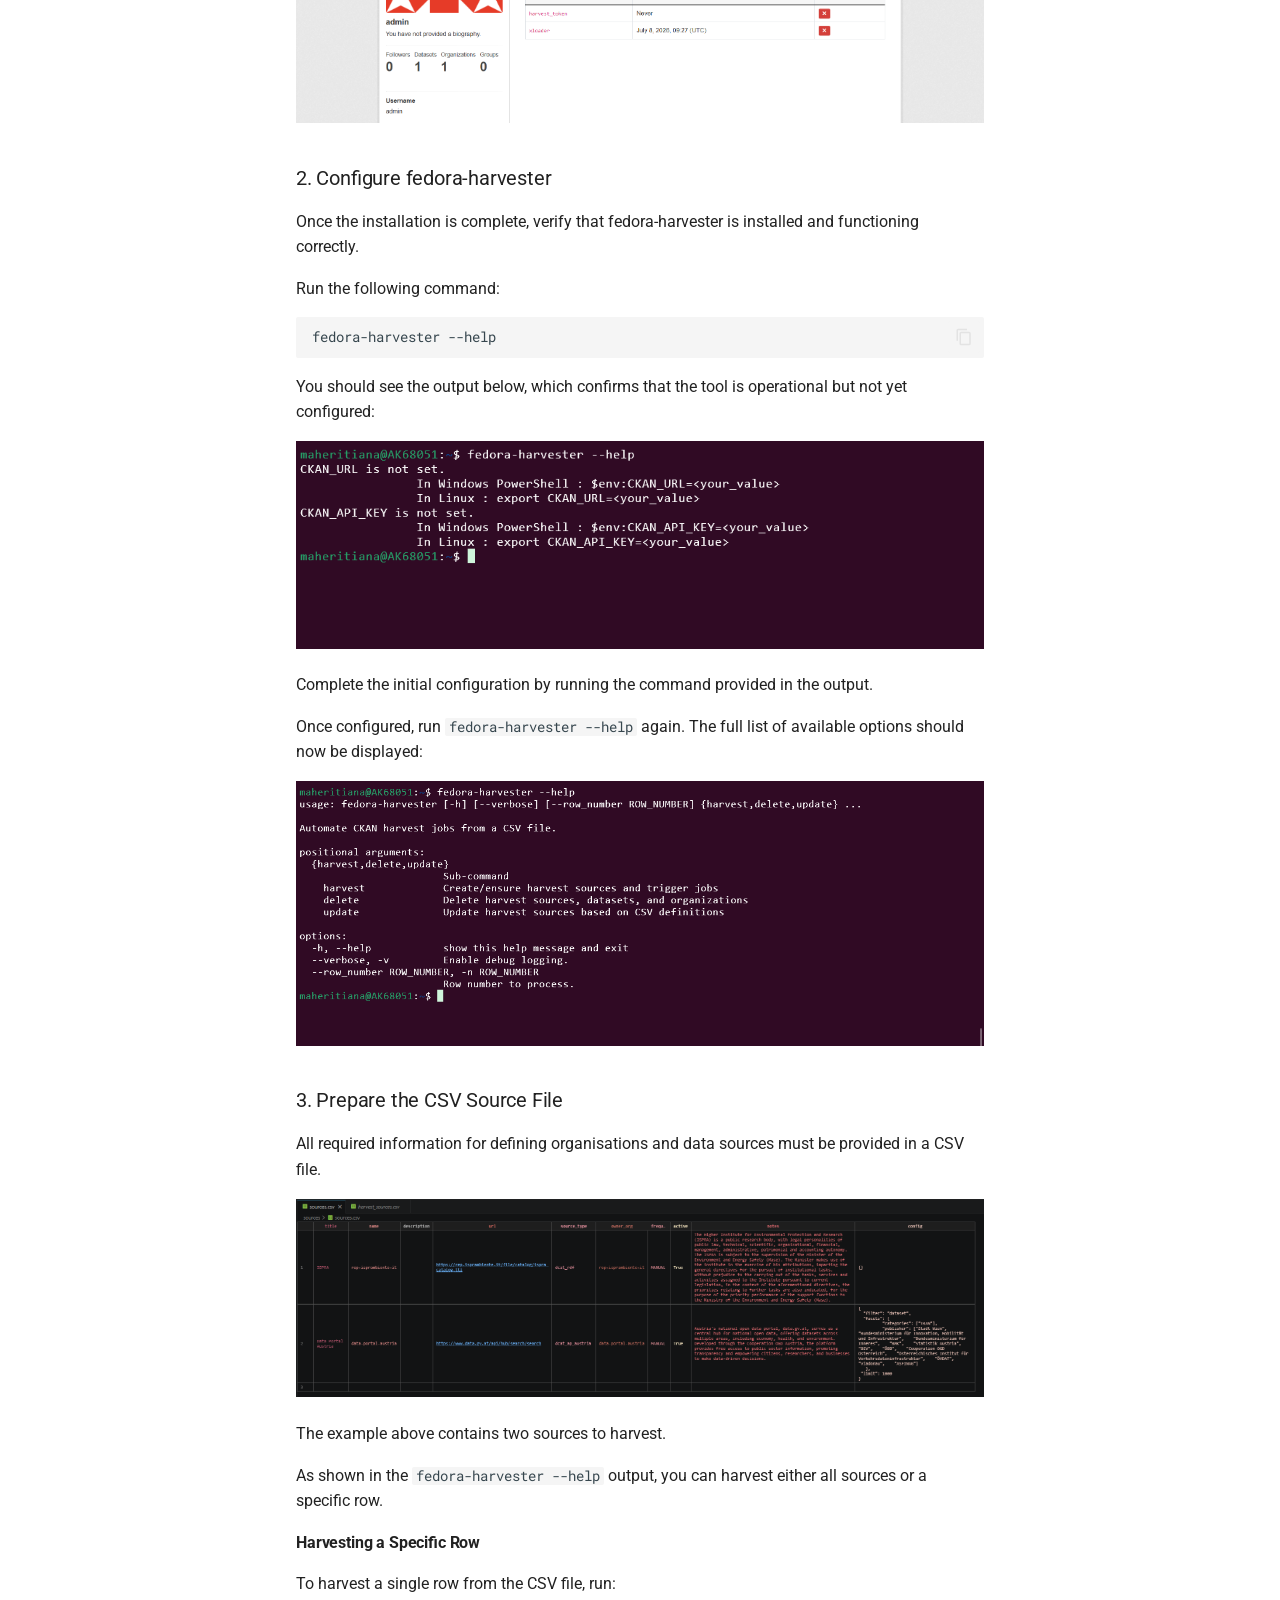
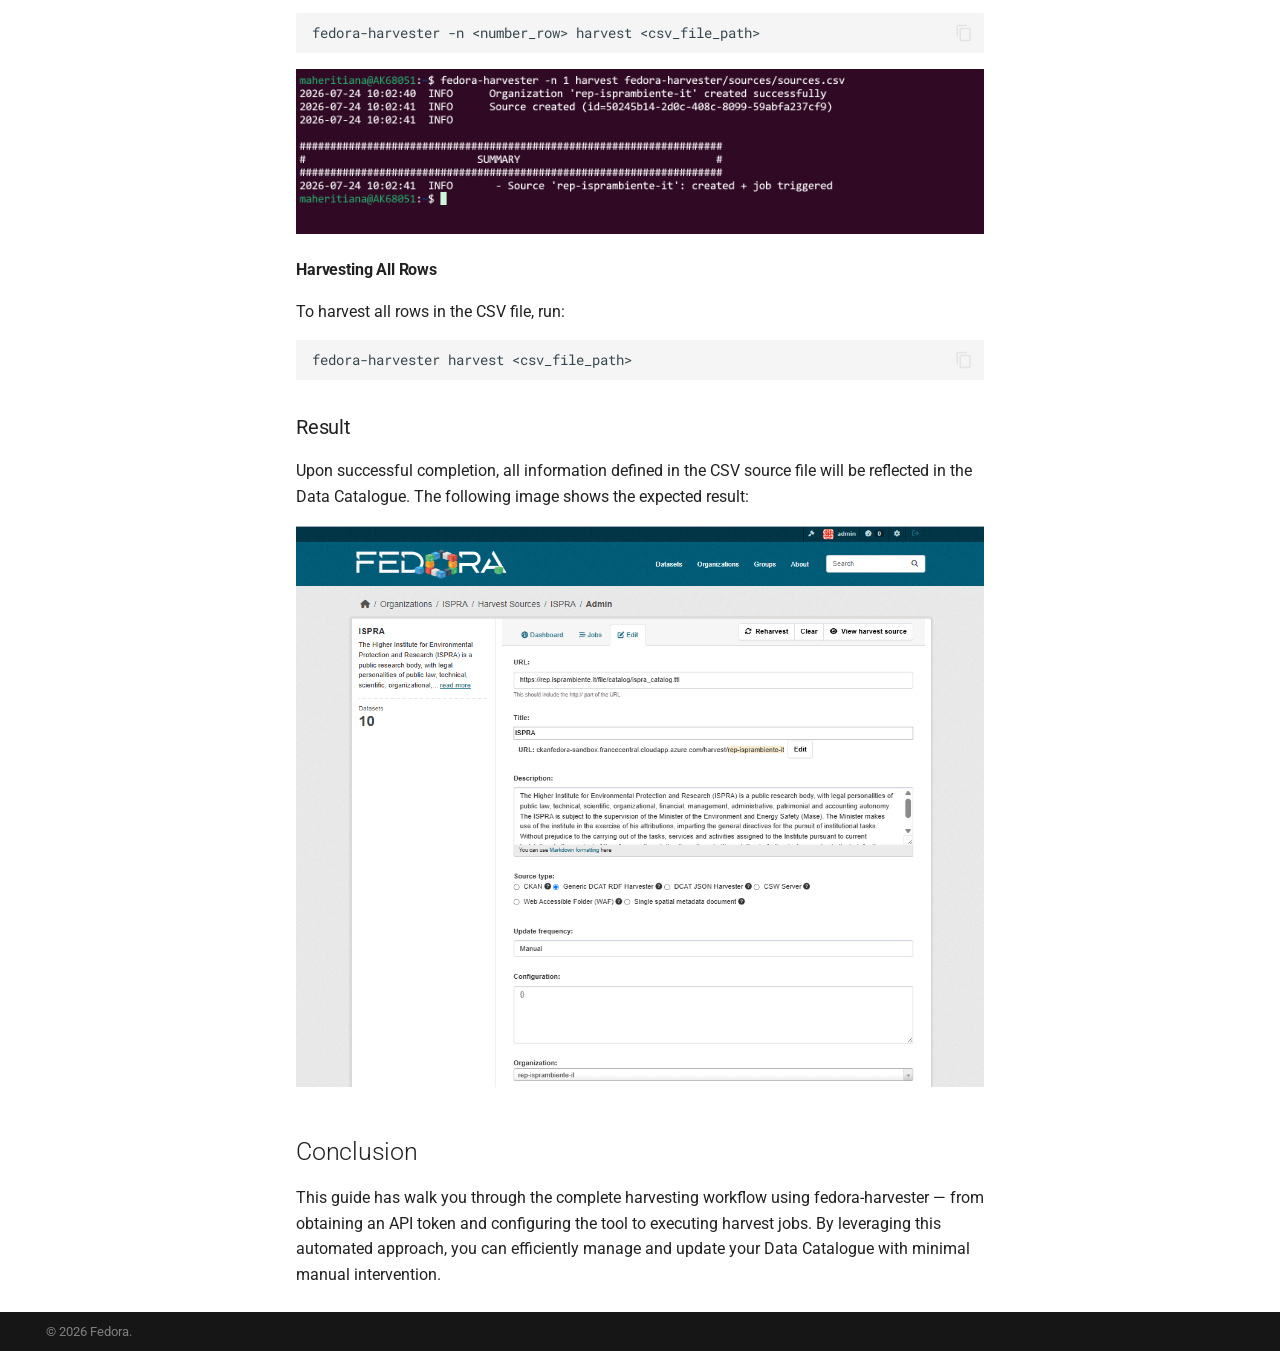
<file: harvesting/how-to-harvest/index.html>
<!DOCTYPE html>

<html class="no-js" lang="en">
<head>
<meta charset="utf-8"/>
<meta content="width=device-width,initial-scale=1" name="viewport"/>
<link href="../installation/" rel="prev"/>
<link href="../../ai-assistant/introduction/" rel="next"/>
<link href="../../assets/logo/favicon.png" rel="icon"/>
<meta content="mkdocs-1.6.1, mkdocs-material-9.7.7" name="generator"/>
<title>How to harvest - FEDORA Docs</title>
<link href="../../assets/stylesheets/main.ec1eaa64.min.css" rel="stylesheet"/>
<link href="../../assets/stylesheets/palette.ab4e12ef.min.css" rel="stylesheet"/>
<link crossorigin="" href="https://fonts.gstatic.com" rel="preconnect"/>
<link href="https://fonts.googleapis.com/css?family=Roboto:300,300i,400,400i,700,700i%7CRoboto+Mono:400,400i,700,700i&amp;display=fallback" rel="stylesheet"/>
<style>:root{--md-text-font:"Roboto";--md-code-font:"Roboto Mono"}</style>
<link href="../../stylesheets/mermaid.css" rel="stylesheet"/>
<script>__md_scope=new URL("../..",location),__md_hash=e=>[...e].reduce(((e,_)=>(e<<5)-e+_.charCodeAt(0)),0),__md_get=(e,_=localStorage,t=__md_scope)=>JSON.parse(_.getItem(t.pathname+"."+e)),__md_set=(e,_,t=localStorage,a=__md_scope)=>{try{t.setItem(a.pathname+"."+e,JSON.stringify(_))}catch(e){}}</script>
</head>
<body data-md-color-accent="indigo" data-md-color-primary="indigo" data-md-color-scheme="default" dir="ltr">
<input autocomplete="off" class="md-toggle" data-md-toggle="drawer" id="__drawer" type="checkbox"/>
<input autocomplete="off" class="md-toggle" data-md-toggle="search" id="__search" type="checkbox"/>
<label class="md-overlay" for="__drawer"></label>
<div data-md-component="skip">
<a class="md-skip" href="#how-to-harvest">
          Skip to content
        </a>
</div>
<div data-md-component="announce">
</div>
<header class="md-header md-header--shadow" data-md-component="header">
<nav aria-label="Header" class="md-header__inner md-grid">
<a aria-label="FEDORA Docs" class="md-header__button md-logo" data-md-component="logo" href="../.." title="FEDORA Docs">
<img alt="logo" src="../../assets/logo/fedora-logo.png"/>
</a>
<label class="md-header__button md-icon" for="__drawer">
<svg viewbox="0 0 24 24" xmlns="http://www.w3.org/2000/svg"><path d="M3 6h18v2H3zm0 5h18v2H3zm0 5h18v2H3z"></path></svg>
</label>
<div class="md-header__title" data-md-component="header-title">
<div class="md-header__ellipsis">
<div class="md-header__topic">
<span class="md-ellipsis">
            FEDORA Docs
          </span>
</div>
<div class="md-header__topic" data-md-component="header-topic">
<span class="md-ellipsis">
            
              How to harvest
            
          </span>
</div>
</div>
</div>
<form class="md-header__option" data-md-component="palette">
<input aria-label="Switch to dark mode" class="md-option" data-md-color-accent="indigo" data-md-color-media="" data-md-color-primary="indigo" data-md-color-scheme="default" id="__palette_0" name="__palette" type="radio"/>
<label class="md-header__button md-icon" for="__palette_1" hidden="" title="Switch to dark mode">
<svg viewbox="0 0 24 24" xmlns="http://www.w3.org/2000/svg"><path d="M12 8a4 4 0 0 0-4 4 4 4 0 0 0 4 4 4 4 0 0 0 4-4 4 4 0 0 0-4-4m0 10a6 6 0 0 1-6-6 6 6 0 0 1 6-6 6 6 0 0 1 6 6 6 6 0 0 1-6 6m8-9.31V4h-4.69L12 .69 8.69 4H4v4.69L.69 12 4 15.31V20h4.69L12 23.31 15.31 20H20v-4.69L23.31 12z"></path></svg>
</label>
<input aria-label="Switch to light mode" class="md-option" data-md-color-accent="indigo" data-md-color-media="" data-md-color-primary="indigo" data-md-color-scheme="slate" id="__palette_1" name="__palette" type="radio"/>
<label class="md-header__button md-icon" for="__palette_0" hidden="" title="Switch to light mode">
<svg viewbox="0 0 24 24" xmlns="http://www.w3.org/2000/svg"><path d="M12 18c-.89 0-1.74-.2-2.5-.55C11.56 16.5 13 14.42 13 12s-1.44-4.5-3.5-5.45C10.26 6.2 11.11 6 12 6a6 6 0 0 1 6 6 6 6 0 0 1-6 6m8-9.31V4h-4.69L12 .69 8.69 4H4v4.69L.69 12 4 15.31V20h4.69L12 23.31 15.31 20H20v-4.69L23.31 12z"></path></svg>
</label>
</form>
<script>var palette=__md_get("__palette");if(palette&&palette.color){if("(prefers-color-scheme)"===palette.color.media){var media=matchMedia("(prefers-color-scheme: light)"),input=document.querySelector(media.matches?"[data-md-color-media='(prefers-color-scheme: light)']":"[data-md-color-media='(prefers-color-scheme: dark)']");palette.color.media=input.getAttribute("data-md-color-media"),palette.color.scheme=input.getAttribute("data-md-color-scheme"),palette.color.primary=input.getAttribute("data-md-color-primary"),palette.color.accent=input.getAttribute("data-md-color-accent")}for(var[key,value]of Object.entries(palette.color))document.body.setAttribute("data-md-color-"+key,value)}</script>
<label class="md-header__button md-icon" for="__search">
<svg viewbox="0 0 24 24" xmlns="http://www.w3.org/2000/svg"><path d="M9.5 3A6.5 6.5 0 0 1 16 9.5c0 1.61-.59 3.09-1.56 4.23l.27.27h.79l5 5-1.5 1.5-5-5v-.79l-.27-.27A6.52 6.52 0 0 1 9.5 16 6.5 6.5 0 0 1 3 9.5 6.5 6.5 0 0 1 9.5 3m0 2C7 5 5 7 5 9.5S7 14 9.5 14 14 12 14 9.5 12 5 9.5 5"></path></svg>
</label>
<div class="md-search" data-md-component="search" role="dialog">
<label class="md-search__overlay" for="__search"></label>
<div class="md-search__inner" role="search">
<form class="md-search__form" name="search">
<input aria-label="Search" autocapitalize="off" autocomplete="off" autocorrect="off" class="md-search__input" data-md-component="search-query" name="query" placeholder="Search" required="" spellcheck="false" type="text"/>
<label class="md-search__icon md-icon" for="__search">
<svg viewbox="0 0 24 24" xmlns="http://www.w3.org/2000/svg"><path d="M9.5 3A6.5 6.5 0 0 1 16 9.5c0 1.61-.59 3.09-1.56 4.23l.27.27h.79l5 5-1.5 1.5-5-5v-.79l-.27-.27A6.52 6.52 0 0 1 9.5 16 6.5 6.5 0 0 1 3 9.5 6.5 6.5 0 0 1 9.5 3m0 2C7 5 5 7 5 9.5S7 14 9.5 14 14 12 14 9.5 12 5 9.5 5"></path></svg>
<svg viewbox="0 0 24 24" xmlns="http://www.w3.org/2000/svg"><path d="M20 11v2H8l5.5 5.5-1.42 1.42L4.16 12l7.92-7.92L13.5 5.5 8 11z"></path></svg>
</label>
<nav aria-label="Search" class="md-search__options">
<button aria-label="Clear" class="md-search__icon md-icon" tabindex="-1" title="Clear" type="reset">
<svg viewbox="0 0 24 24" xmlns="http://www.w3.org/2000/svg"><path d="M19 6.41 17.59 5 12 10.59 6.41 5 5 6.41 10.59 12 5 17.59 6.41 19 12 13.41 17.59 19 19 17.59 13.41 12z"></path></svg>
</button>
</nav>
<div class="md-search__suggest" data-md-component="search-suggest"></div>
</form>
<div class="md-search__output">
<div class="md-search__scrollwrap" data-md-scrollfix="" tabindex="0">
<div class="md-search-result" data-md-component="search-result">
<div class="md-search-result__meta">
            Initializing search
          </div>
<ol class="md-search-result__list" role="presentation"></ol>
</div>
</div>
</div>
</div>
</div>
</nav>
</header>
<div class="md-container" data-md-component="container">
<main class="md-main" data-md-component="main">
<div class="md-main__inner md-grid">
<div class="md-sidebar md-sidebar--primary" data-md-component="sidebar" data-md-type="navigation">
<div class="md-sidebar__scrollwrap">
<div class="md-sidebar__inner">
<nav aria-label="Navigation" class="md-nav md-nav--primary" data-md-level="0">
<label class="md-nav__title" for="__drawer">
<a aria-label="FEDORA Docs" class="md-nav__button md-logo" data-md-component="logo" href="../.." title="FEDORA Docs">
<img alt="logo" src="../../assets/logo/fedora-logo.png"/>
</a>
    FEDORA Docs
  </label>
<ul class="md-nav__list" data-md-scrollfix="">
<li class="md-nav__item">
<a class="md-nav__link" href="../..">
<span class="md-ellipsis">
    
  
    Home
  

    
  </span>
</a>
</li>
<li class="md-nav__item md-nav__item--section md-nav__item--nested">
<input class="md-nav__toggle md-toggle md-toggle--indeterminate" id="__nav_2" type="checkbox"/>
<label class="md-nav__link" for="__nav_2" id="__nav_2_label" tabindex="">
<span class="md-ellipsis">
    
  
    Data Space Overview
  

    
  </span>
<span class="md-nav__icon md-icon"></span>
</label>
<nav aria-expanded="false" aria-labelledby="__nav_2_label" class="md-nav" data-md-level="1">
<label class="md-nav__title" for="__nav_2">
<span class="md-nav__icon md-icon"></span>
            
  
    Data Space Overview
  

          </label>
<ul class="md-nav__list" data-md-scrollfix="">
<li class="md-nav__item">
<a class="md-nav__link" href="../../overview/fedora-overview/">
<span class="md-ellipsis">
    
  
    Overview
  

    
  </span>
</a>
</li>
<li class="md-nav__item">
<a class="md-nav__link" href="../../overview/project-main-goal/">
<span class="md-ellipsis">
    
  
    Main Goal
  

    
  </span>
</a>
</li>
</ul>
</nav>
</li>
<li class="md-nav__item md-nav__item--active md-nav__item--section md-nav__item--nested">
<input checked="" class="md-nav__toggle md-toggle" id="__nav_3" type="checkbox"/>
<label class="md-nav__link" for="__nav_3" id="__nav_3_label" tabindex="">
<span class="md-ellipsis">
    
  
    Harvesting
  

    
  </span>
<span class="md-nav__icon md-icon"></span>
</label>
<nav aria-expanded="true" aria-labelledby="__nav_3_label" class="md-nav" data-md-level="1">
<label class="md-nav__title" for="__nav_3">
<span class="md-nav__icon md-icon"></span>
            
  
    Harvesting
  

          </label>
<ul class="md-nav__list" data-md-scrollfix="">
<li class="md-nav__item">
<a class="md-nav__link" href="../introduction/">
<span class="md-ellipsis">
    
  
    Introduction
  

    
  </span>
</a>
</li>
<li class="md-nav__item">
<a class="md-nav__link" href="../installation/">
<span class="md-ellipsis">
    
  
    Installation
  

    
  </span>
</a>
</li>
<li class="md-nav__item md-nav__item--active">
<input class="md-nav__toggle md-toggle" id="__toc" type="checkbox"/>
<label class="md-nav__link md-nav__link--active" for="__toc">
<span class="md-ellipsis">
    
  
    How to harvest
  

    
  </span>
<span class="md-nav__icon md-icon"></span>
</label>
<a class="md-nav__link md-nav__link--active" href="./">
<span class="md-ellipsis">
    
  
    How to harvest
  

    
  </span>
</a>
<nav aria-label="Table of contents" class="md-nav md-nav--secondary">
<label class="md-nav__title" for="__toc">
<span class="md-nav__icon md-icon"></span>
      Table of contents
    </label>
<ul class="md-nav__list" data-md-component="toc" data-md-scrollfix="">
<li class="md-nav__item">
<a class="md-nav__link" href="#prerequisites">
<span class="md-ellipsis">
      
        Prerequisites
      
    </span>
</a>
</li>
<li class="md-nav__item">
<a class="md-nav__link" href="#procedure">
<span class="md-ellipsis">
      
        Procedure
      
    </span>
</a>
<nav aria-label="Procedure" class="md-nav">
<ul class="md-nav__list">
<li class="md-nav__item">
<a class="md-nav__link" href="#1-obtain-an-api-token">
<span class="md-ellipsis">
      
        1. Obtain an API Token
      
    </span>
</a>
</li>
<li class="md-nav__item">
<a class="md-nav__link" href="#2-configure-fedora-harvester">
<span class="md-ellipsis">
      
        2. Configure fedora-harvester
      
    </span>
</a>
</li>
<li class="md-nav__item">
<a class="md-nav__link" href="#3-prepare-the-csv-source-file">
<span class="md-ellipsis">
      
        3. Prepare the CSV Source File
      
    </span>
</a>
<nav aria-label="3. Prepare the CSV Source File" class="md-nav">
<ul class="md-nav__list">
<li class="md-nav__item">
<a class="md-nav__link" href="#harvesting-a-specific-row">
<span class="md-ellipsis">
      
        Harvesting a Specific Row
      
    </span>
</a>
</li>
<li class="md-nav__item">
<a class="md-nav__link" href="#harvesting-all-rows">
<span class="md-ellipsis">
      
        Harvesting All Rows
      
    </span>
</a>
</li>
</ul>
</nav>
</li>
<li class="md-nav__item">
<a class="md-nav__link" href="#result">
<span class="md-ellipsis">
      
        Result
      
    </span>
</a>
</li>
</ul>
</nav>
</li>
<li class="md-nav__item">
<a class="md-nav__link" href="#conclusion">
<span class="md-ellipsis">
      
        Conclusion
      
    </span>
</a>
</li>
</ul>
</nav>
</li>
</ul>
</nav>
</li>
<li class="md-nav__item md-nav__item--section md-nav__item--nested">
<input class="md-nav__toggle md-toggle md-toggle--indeterminate" id="__nav_4" type="checkbox"/>
<label class="md-nav__link" for="__nav_4" id="__nav_4_label" tabindex="">
<span class="md-ellipsis">
    
  
    AI Assistant
  

    
  </span>
<span class="md-nav__icon md-icon"></span>
</label>
<nav aria-expanded="false" aria-labelledby="__nav_4_label" class="md-nav" data-md-level="1">
<label class="md-nav__title" for="__nav_4">
<span class="md-nav__icon md-icon"></span>
            
  
    AI Assistant
  

          </label>
<ul class="md-nav__list" data-md-scrollfix="">
<li class="md-nav__item">
<a class="md-nav__link" href="../../ai-assistant/introduction/">
<span class="md-ellipsis">
    
  
    Introduction
  

    
  </span>
</a>
</li>
<li class="md-nav__item">
<a class="md-nav__link" href="../../ai-assistant/architecture/">
<span class="md-ellipsis">
    
  
    RAG architecture
  

    
  </span>
</a>
</li>
<li class="md-nav__item">
<a class="md-nav__link" href="../../ai-assistant/user-guide/">
<span class="md-ellipsis">
    
  
    User guide
  

    
  </span>
</a>
</li>
</ul>
</nav>
</li>
<li class="md-nav__item">
<a class="md-nav__link" href="../../changelog/">
<span class="md-ellipsis">
    
  
    Changelog
  

    
  </span>
</a>
</li>
</ul>
</nav>
</div>
</div>
</div>
<div class="md-sidebar md-sidebar--secondary" data-md-component="sidebar" data-md-type="toc">
<div class="md-sidebar__scrollwrap">
<div class="md-sidebar__inner">
<nav aria-label="Table of contents" class="md-nav md-nav--secondary">
<label class="md-nav__title" for="__toc">
<span class="md-nav__icon md-icon"></span>
      Table of contents
    </label>
<ul class="md-nav__list" data-md-component="toc" data-md-scrollfix="">
<li class="md-nav__item">
<a class="md-nav__link" href="#prerequisites">
<span class="md-ellipsis">
      
        Prerequisites
      
    </span>
</a>
</li>
<li class="md-nav__item">
<a class="md-nav__link" href="#procedure">
<span class="md-ellipsis">
      
        Procedure
      
    </span>
</a>
<nav aria-label="Procedure" class="md-nav">
<ul class="md-nav__list">
<li class="md-nav__item">
<a class="md-nav__link" href="#1-obtain-an-api-token">
<span class="md-ellipsis">
      
        1. Obtain an API Token
      
    </span>
</a>
</li>
<li class="md-nav__item">
<a class="md-nav__link" href="#2-configure-fedora-harvester">
<span class="md-ellipsis">
      
        2. Configure fedora-harvester
      
    </span>
</a>
</li>
<li class="md-nav__item">
<a class="md-nav__link" href="#3-prepare-the-csv-source-file">
<span class="md-ellipsis">
      
        3. Prepare the CSV Source File
      
    </span>
</a>
<nav aria-label="3. Prepare the CSV Source File" class="md-nav">
<ul class="md-nav__list">
<li class="md-nav__item">
<a class="md-nav__link" href="#harvesting-a-specific-row">
<span class="md-ellipsis">
      
        Harvesting a Specific Row
      
    </span>
</a>
</li>
<li class="md-nav__item">
<a class="md-nav__link" href="#harvesting-all-rows">
<span class="md-ellipsis">
      
        Harvesting All Rows
      
    </span>
</a>
</li>
</ul>
</nav>
</li>
<li class="md-nav__item">
<a class="md-nav__link" href="#result">
<span class="md-ellipsis">
      
        Result
      
    </span>
</a>
</li>
</ul>
</nav>
</li>
<li class="md-nav__item">
<a class="md-nav__link" href="#conclusion">
<span class="md-ellipsis">
      
        Conclusion
      
    </span>
</a>
</li>
</ul>
</nav>
</div>
</div>
</div>
<div class="md-content" data-md-component="content">
<nav aria-label="Navigation" class="md-path">
<ol class="md-path__list">
<li class="md-path__item">
<a class="md-path__link" href="../..">
<span class="md-ellipsis">
    Home
  </span>
</a>
</li>
<li class="md-path__item">
<a class="md-path__link" href="../introduction/">
<span class="md-ellipsis">
    Harvesting
  </span>
</a>
</li>
</ol>
</nav>
<article class="md-content__inner md-typeset">
<h1 id="how-to-harvest">How to Harvest<a class="headerlink" href="#how-to-harvest" title="Permanent link">¶</a></h1>
<p>Harvesting can be configured either manually through the CKAN graphical interface or automatically using the fedora-harvester tool. This guide covers the automatic approach, which offers greater efficiency and reproducibility.</p>
<video controls="" src="../../assets/video/how-to-harvest.mp4" width="100%">
  Your browser does not support the video tag.
</video>
<h2 id="prerequisites">Prerequisites<a class="headerlink" href="#prerequisites" title="Permanent link">¶</a></h2>
<p>Before proceeding, ensure that you have completed the <a href="../installation/">Installation</a> steps and have access to the Data Catalogue platform (based on CKAN).</p>
<p>The following image shows the home page of the Data Catalogue:</p>
<p><img alt="CKAN Home Page" src="../../assets/harvesting/ckan-home-page.png"/></p>
<h2 id="procedure">Procedure<a class="headerlink" href="#procedure" title="Permanent link">¶</a></h2>
<h3 id="1-obtain-an-api-token">1. Obtain an API Token<a class="headerlink" href="#1-obtain-an-api-token" title="Permanent link">¶</a></h3>
<p>An API token is required to authorise remote calls to the Data Catalogue.</p>
<p>To generate a token, navigate to <strong>Admin → API Token</strong>, as illustrated below.</p>
<p><img alt="Token Generation" src="../../assets/harvesting/token_generation.png"/></p>
<h3 id="2-configure-fedora-harvester">2. Configure fedora-harvester<a class="headerlink" href="#2-configure-fedora-harvester" title="Permanent link">¶</a></h3>
<p>Once the installation is complete, verify that fedora-harvester is installed and functioning correctly.</p>
<p>Run the following command:</p>
<div class="highlight"><pre><span></span><code><a href="#__codelineno-0-1" id="__codelineno-0-1" name="__codelineno-0-1"></a>fedora-harvester<span class="w"> </span>--help
</code></pre></div>
<p>You should see the output below, which confirms that the tool is operational but not yet configured:</p>
<p><img alt="fedora harvester before config" src="../../assets/harvesting/fedora-harvester-before-config.png"/></p>
<p>Complete the initial configuration by running the command provided in the output.</p>
<p>Once configured, run <code>fedora-harvester --help</code> again. The full list of available options should now be displayed:</p>
<p><img alt="fedora harvester after config" src="../../assets/harvesting/fedora-harvester-after-config.png"/></p>
<h3 id="3-prepare-the-csv-source-file">3. Prepare the CSV Source File<a class="headerlink" href="#3-prepare-the-csv-source-file" title="Permanent link">¶</a></h3>
<p>All required information for defining organisations and data sources must be provided in a CSV file.</p>
<p><img alt="Example of CSV source list file" src="../../assets/harvesting/example_of_csv_source.png"/></p>
<p>The example above contains two sources to harvest.</p>
<p>As shown in the <code>fedora-harvester --help</code> output, you can harvest either all sources or a specific row.</p>
<h4 id="harvesting-a-specific-row">Harvesting a Specific Row<a class="headerlink" href="#harvesting-a-specific-row" title="Permanent link">¶</a></h4>
<p>To harvest a single row from the CSV file, run:</p>
<div class="highlight"><pre><span></span><code><a href="#__codelineno-1-1" id="__codelineno-1-1" name="__codelineno-1-1"></a>fedora-harvester<span class="w"> </span>-n<span class="w"> </span>&lt;number_row&gt;<span class="w"> </span>harvest<span class="w"> </span>&lt;csv_file_path&gt;
</code></pre></div>
<p><img alt="Harvest specific row" src="../../assets/harvesting/harvest_specific_row.png"/></p>
<h4 id="harvesting-all-rows">Harvesting All Rows<a class="headerlink" href="#harvesting-all-rows" title="Permanent link">¶</a></h4>
<p>To harvest all rows in the CSV file, run:</p>
<div class="highlight"><pre><span></span><code><a href="#__codelineno-2-1" id="__codelineno-2-1" name="__codelineno-2-1"></a>fedora-harvester<span class="w"> </span>harvest<span class="w"> </span>&lt;csv_file_path&gt;
</code></pre></div>
<h3 id="result">Result<a class="headerlink" href="#result" title="Permanent link">¶</a></h3>
<p>Upon successful completion, all information defined in the CSV source file will be reflected in the Data Catalogue. The following image shows the expected result:</p>
<p><img alt="Harvest result" src="../../assets/harvesting/harvest_result.png"/></p>
<h2 id="conclusion">Conclusion<a class="headerlink" href="#conclusion" title="Permanent link">¶</a></h2>
<p>This guide has walk you through the complete harvesting workflow using fedora-harvester — from obtaining an API token and configuring the tool to executing harvest jobs. By leveraging this automated approach, you can efficiently manage and update your Data Catalogue with minimal manual intervention.</p>
</article>
</div>
<script>var target=document.getElementById(location.hash.slice(1));target&&target.name&&(target.checked=target.name.startsWith("__tabbed_"))</script>
</div>
<button class="md-top md-icon" data-md-component="top" hidden="" type="button">
<svg viewbox="0 0 24 24" xmlns="http://www.w3.org/2000/svg"><path d="M13 20h-2V8l-5.5 5.5-1.42-1.42L12 4.16l7.92 7.92-1.42 1.42L13 8z"></path></svg>
  Back to top
</button>
</main>
<footer class="md-footer">
<div class="md-footer-meta">
<div class="md-footer-meta__inner md-grid">
<div class="md-copyright">
        © 2026 Fedora.
      </div>
</div>
</div>
</footer>
</div>
<div class="md-dialog" data-md-component="dialog">
<div class="md-dialog__inner md-typeset"></div>
</div>
<script id="__config" type="application/json">{"annotate": null, "base": "../..", "features": ["navigation.sections", "navigation.expand", "navigation.path", "navigation.top", "search.suggest", "search.highlight", "content.code.copy"], "search": "../../assets/javascripts/workers/search.2c215733.min.js", "tags": null, "translations": {"clipboard.copied": "Copied to clipboard", "clipboard.copy": "Copy to clipboard", "search.result.more.one": "1 more on this page", "search.result.more.other": "# more on this page", "search.result.none": "No matching documents", "search.result.one": "1 matching document", "search.result.other": "# matching documents", "search.result.placeholder": "Type to start searching", "search.result.term.missing": "Missing", "select.version": "Select version"}, "version": null}</script>
<script src="../../assets/javascripts/bundle.d7400e89.min.js"></script>
</body>
</html>
</file>
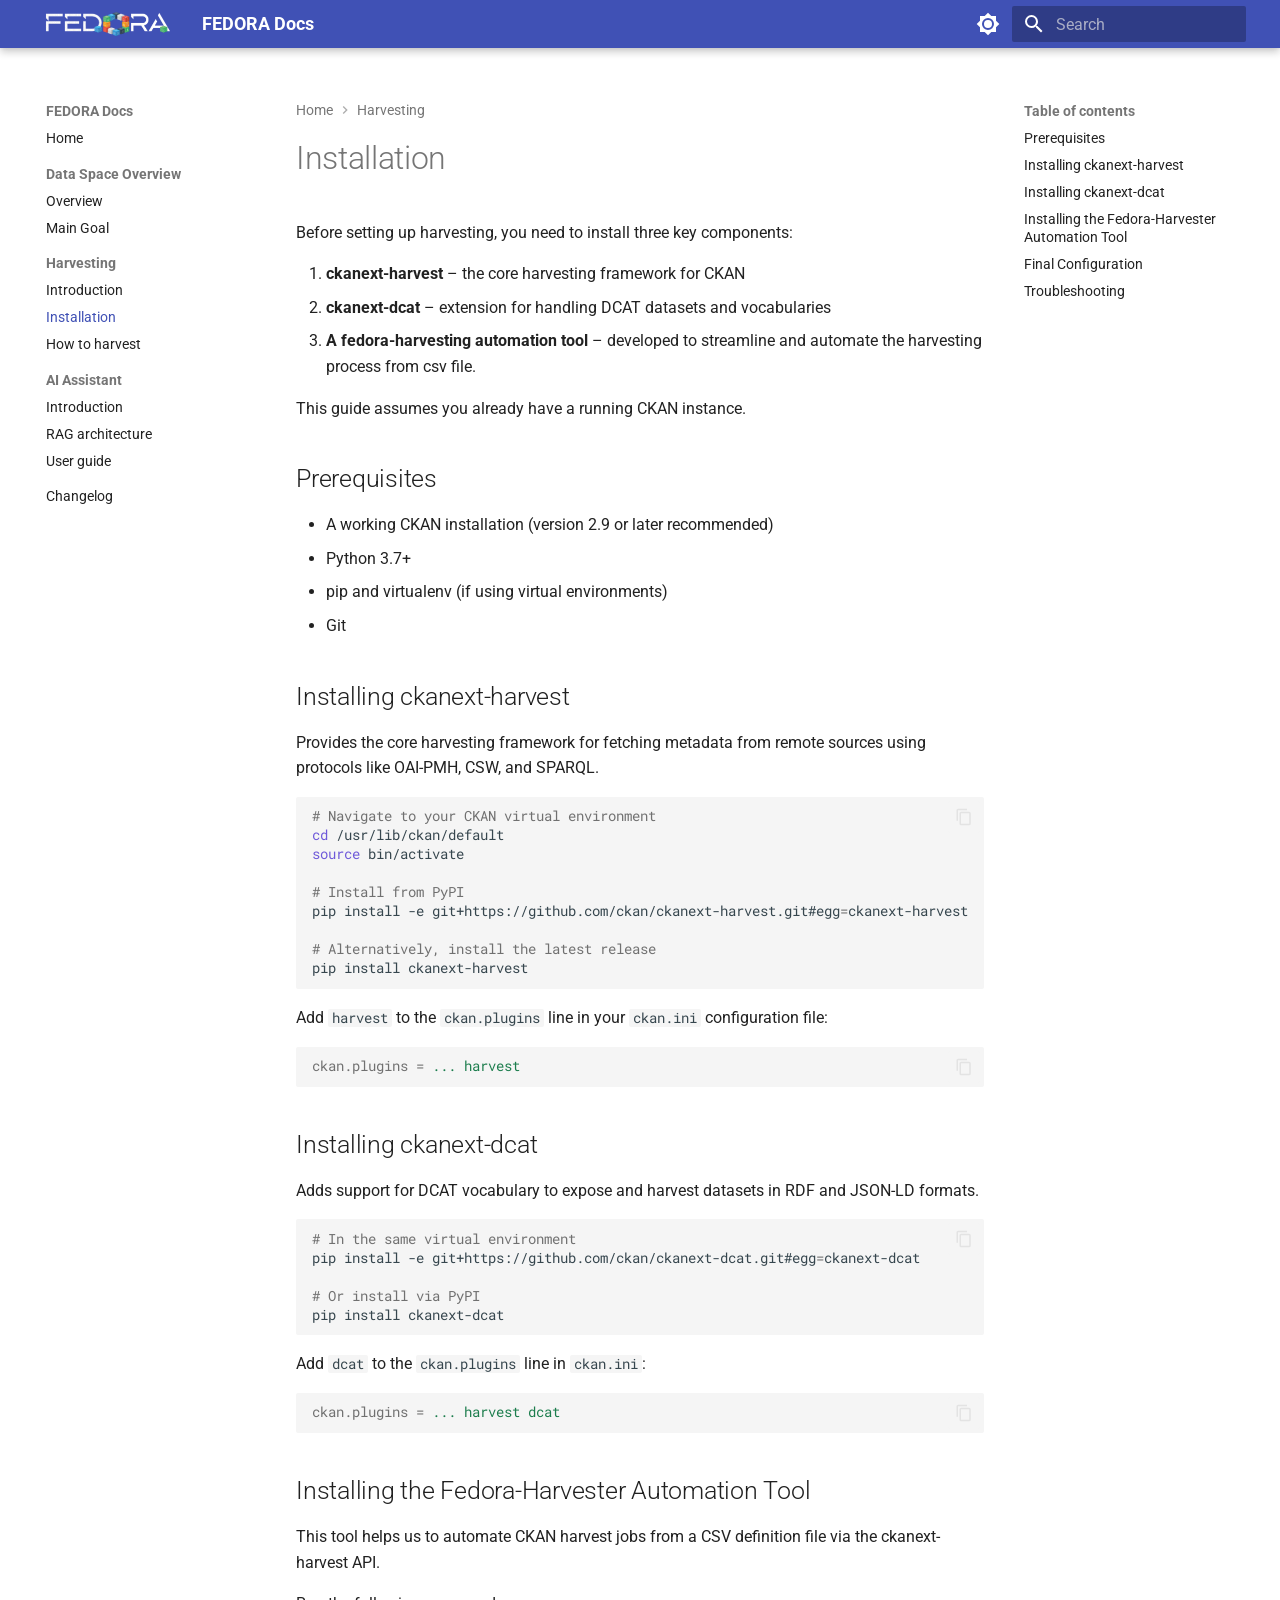
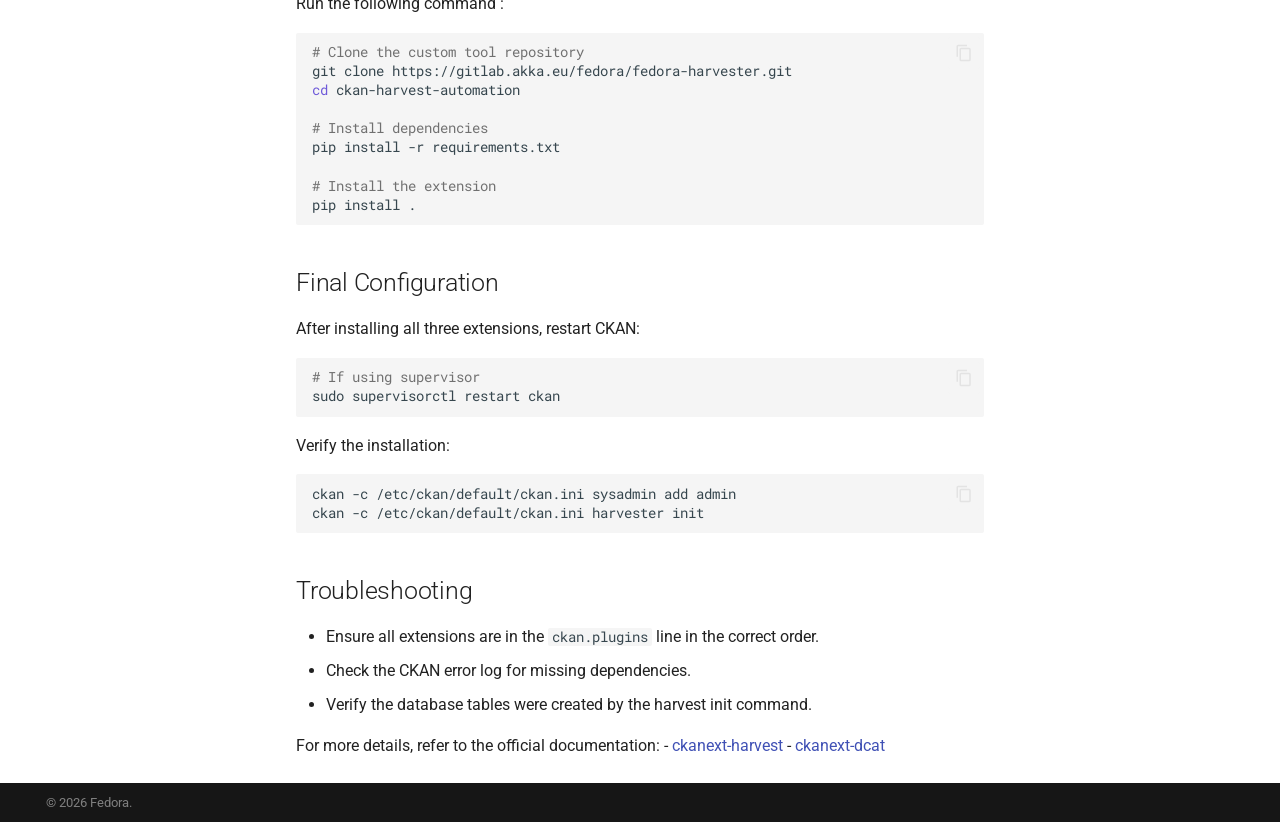
<file: harvesting/installation/index.html>
<!DOCTYPE html>

<html class="no-js" lang="en">
<head>
<meta charset="utf-8"/>
<meta content="width=device-width,initial-scale=1" name="viewport"/>
<link href="../introduction/" rel="prev"/>
<link href="../how-to-harvest/" rel="next"/>
<link href="../../assets/logo/favicon.png" rel="icon"/>
<meta content="mkdocs-1.6.1, mkdocs-material-9.7.7" name="generator"/>
<title>Installation - FEDORA Docs</title>
<link href="../../assets/stylesheets/main.ec1eaa64.min.css" rel="stylesheet"/>
<link href="../../assets/stylesheets/palette.ab4e12ef.min.css" rel="stylesheet"/>
<link crossorigin="" href="https://fonts.gstatic.com" rel="preconnect"/>
<link href="https://fonts.googleapis.com/css?family=Roboto:300,300i,400,400i,700,700i%7CRoboto+Mono:400,400i,700,700i&amp;display=fallback" rel="stylesheet"/>
<style>:root{--md-text-font:"Roboto";--md-code-font:"Roboto Mono"}</style>
<link href="../../stylesheets/mermaid.css" rel="stylesheet"/>
<script>__md_scope=new URL("../..",location),__md_hash=e=>[...e].reduce(((e,_)=>(e<<5)-e+_.charCodeAt(0)),0),__md_get=(e,_=localStorage,t=__md_scope)=>JSON.parse(_.getItem(t.pathname+"."+e)),__md_set=(e,_,t=localStorage,a=__md_scope)=>{try{t.setItem(a.pathname+"."+e,JSON.stringify(_))}catch(e){}}</script>
</head>
<body data-md-color-accent="indigo" data-md-color-primary="indigo" data-md-color-scheme="default" dir="ltr">
<input autocomplete="off" class="md-toggle" data-md-toggle="drawer" id="__drawer" type="checkbox"/>
<input autocomplete="off" class="md-toggle" data-md-toggle="search" id="__search" type="checkbox"/>
<label class="md-overlay" for="__drawer"></label>
<div data-md-component="skip">
<a class="md-skip" href="#installation">
          Skip to content
        </a>
</div>
<div data-md-component="announce">
</div>
<header class="md-header md-header--shadow" data-md-component="header">
<nav aria-label="Header" class="md-header__inner md-grid">
<a aria-label="FEDORA Docs" class="md-header__button md-logo" data-md-component="logo" href="../.." title="FEDORA Docs">
<img alt="logo" src="../../assets/logo/fedora-logo.png"/>
</a>
<label class="md-header__button md-icon" for="__drawer">
<svg viewbox="0 0 24 24" xmlns="http://www.w3.org/2000/svg"><path d="M3 6h18v2H3zm0 5h18v2H3zm0 5h18v2H3z"></path></svg>
</label>
<div class="md-header__title" data-md-component="header-title">
<div class="md-header__ellipsis">
<div class="md-header__topic">
<span class="md-ellipsis">
            FEDORA Docs
          </span>
</div>
<div class="md-header__topic" data-md-component="header-topic">
<span class="md-ellipsis">
            
              Installation
            
          </span>
</div>
</div>
</div>
<form class="md-header__option" data-md-component="palette">
<input aria-label="Switch to dark mode" class="md-option" data-md-color-accent="indigo" data-md-color-media="" data-md-color-primary="indigo" data-md-color-scheme="default" id="__palette_0" name="__palette" type="radio"/>
<label class="md-header__button md-icon" for="__palette_1" hidden="" title="Switch to dark mode">
<svg viewbox="0 0 24 24" xmlns="http://www.w3.org/2000/svg"><path d="M12 8a4 4 0 0 0-4 4 4 4 0 0 0 4 4 4 4 0 0 0 4-4 4 4 0 0 0-4-4m0 10a6 6 0 0 1-6-6 6 6 0 0 1 6-6 6 6 0 0 1 6 6 6 6 0 0 1-6 6m8-9.31V4h-4.69L12 .69 8.69 4H4v4.69L.69 12 4 15.31V20h4.69L12 23.31 15.31 20H20v-4.69L23.31 12z"></path></svg>
</label>
<input aria-label="Switch to light mode" class="md-option" data-md-color-accent="indigo" data-md-color-media="" data-md-color-primary="indigo" data-md-color-scheme="slate" id="__palette_1" name="__palette" type="radio"/>
<label class="md-header__button md-icon" for="__palette_0" hidden="" title="Switch to light mode">
<svg viewbox="0 0 24 24" xmlns="http://www.w3.org/2000/svg"><path d="M12 18c-.89 0-1.74-.2-2.5-.55C11.56 16.5 13 14.42 13 12s-1.44-4.5-3.5-5.45C10.26 6.2 11.11 6 12 6a6 6 0 0 1 6 6 6 6 0 0 1-6 6m8-9.31V4h-4.69L12 .69 8.69 4H4v4.69L.69 12 4 15.31V20h4.69L12 23.31 15.31 20H20v-4.69L23.31 12z"></path></svg>
</label>
</form>
<script>var palette=__md_get("__palette");if(palette&&palette.color){if("(prefers-color-scheme)"===palette.color.media){var media=matchMedia("(prefers-color-scheme: light)"),input=document.querySelector(media.matches?"[data-md-color-media='(prefers-color-scheme: light)']":"[data-md-color-media='(prefers-color-scheme: dark)']");palette.color.media=input.getAttribute("data-md-color-media"),palette.color.scheme=input.getAttribute("data-md-color-scheme"),palette.color.primary=input.getAttribute("data-md-color-primary"),palette.color.accent=input.getAttribute("data-md-color-accent")}for(var[key,value]of Object.entries(palette.color))document.body.setAttribute("data-md-color-"+key,value)}</script>
<label class="md-header__button md-icon" for="__search">
<svg viewbox="0 0 24 24" xmlns="http://www.w3.org/2000/svg"><path d="M9.5 3A6.5 6.5 0 0 1 16 9.5c0 1.61-.59 3.09-1.56 4.23l.27.27h.79l5 5-1.5 1.5-5-5v-.79l-.27-.27A6.52 6.52 0 0 1 9.5 16 6.5 6.5 0 0 1 3 9.5 6.5 6.5 0 0 1 9.5 3m0 2C7 5 5 7 5 9.5S7 14 9.5 14 14 12 14 9.5 12 5 9.5 5"></path></svg>
</label>
<div class="md-search" data-md-component="search" role="dialog">
<label class="md-search__overlay" for="__search"></label>
<div class="md-search__inner" role="search">
<form class="md-search__form" name="search">
<input aria-label="Search" autocapitalize="off" autocomplete="off" autocorrect="off" class="md-search__input" data-md-component="search-query" name="query" placeholder="Search" required="" spellcheck="false" type="text"/>
<label class="md-search__icon md-icon" for="__search">
<svg viewbox="0 0 24 24" xmlns="http://www.w3.org/2000/svg"><path d="M9.5 3A6.5 6.5 0 0 1 16 9.5c0 1.61-.59 3.09-1.56 4.23l.27.27h.79l5 5-1.5 1.5-5-5v-.79l-.27-.27A6.52 6.52 0 0 1 9.5 16 6.5 6.5 0 0 1 3 9.5 6.5 6.5 0 0 1 9.5 3m0 2C7 5 5 7 5 9.5S7 14 9.5 14 14 12 14 9.5 12 5 9.5 5"></path></svg>
<svg viewbox="0 0 24 24" xmlns="http://www.w3.org/2000/svg"><path d="M20 11v2H8l5.5 5.5-1.42 1.42L4.16 12l7.92-7.92L13.5 5.5 8 11z"></path></svg>
</label>
<nav aria-label="Search" class="md-search__options">
<button aria-label="Clear" class="md-search__icon md-icon" tabindex="-1" title="Clear" type="reset">
<svg viewbox="0 0 24 24" xmlns="http://www.w3.org/2000/svg"><path d="M19 6.41 17.59 5 12 10.59 6.41 5 5 6.41 10.59 12 5 17.59 6.41 19 12 13.41 17.59 19 19 17.59 13.41 12z"></path></svg>
</button>
</nav>
<div class="md-search__suggest" data-md-component="search-suggest"></div>
</form>
<div class="md-search__output">
<div class="md-search__scrollwrap" data-md-scrollfix="" tabindex="0">
<div class="md-search-result" data-md-component="search-result">
<div class="md-search-result__meta">
            Initializing search
          </div>
<ol class="md-search-result__list" role="presentation"></ol>
</div>
</div>
</div>
</div>
</div>
</nav>
</header>
<div class="md-container" data-md-component="container">
<main class="md-main" data-md-component="main">
<div class="md-main__inner md-grid">
<div class="md-sidebar md-sidebar--primary" data-md-component="sidebar" data-md-type="navigation">
<div class="md-sidebar__scrollwrap">
<div class="md-sidebar__inner">
<nav aria-label="Navigation" class="md-nav md-nav--primary" data-md-level="0">
<label class="md-nav__title" for="__drawer">
<a aria-label="FEDORA Docs" class="md-nav__button md-logo" data-md-component="logo" href="../.." title="FEDORA Docs">
<img alt="logo" src="../../assets/logo/fedora-logo.png"/>
</a>
    FEDORA Docs
  </label>
<ul class="md-nav__list" data-md-scrollfix="">
<li class="md-nav__item">
<a class="md-nav__link" href="../..">
<span class="md-ellipsis">
    
  
    Home
  

    
  </span>
</a>
</li>
<li class="md-nav__item md-nav__item--section md-nav__item--nested">
<input class="md-nav__toggle md-toggle md-toggle--indeterminate" id="__nav_2" type="checkbox"/>
<label class="md-nav__link" for="__nav_2" id="__nav_2_label" tabindex="">
<span class="md-ellipsis">
    
  
    Data Space Overview
  

    
  </span>
<span class="md-nav__icon md-icon"></span>
</label>
<nav aria-expanded="false" aria-labelledby="__nav_2_label" class="md-nav" data-md-level="1">
<label class="md-nav__title" for="__nav_2">
<span class="md-nav__icon md-icon"></span>
            
  
    Data Space Overview
  

          </label>
<ul class="md-nav__list" data-md-scrollfix="">
<li class="md-nav__item">
<a class="md-nav__link" href="../../overview/fedora-overview/">
<span class="md-ellipsis">
    
  
    Overview
  

    
  </span>
</a>
</li>
<li class="md-nav__item">
<a class="md-nav__link" href="../../overview/project-main-goal/">
<span class="md-ellipsis">
    
  
    Main Goal
  

    
  </span>
</a>
</li>
</ul>
</nav>
</li>
<li class="md-nav__item md-nav__item--active md-nav__item--section md-nav__item--nested">
<input checked="" class="md-nav__toggle md-toggle" id="__nav_3" type="checkbox"/>
<label class="md-nav__link" for="__nav_3" id="__nav_3_label" tabindex="">
<span class="md-ellipsis">
    
  
    Harvesting
  

    
  </span>
<span class="md-nav__icon md-icon"></span>
</label>
<nav aria-expanded="true" aria-labelledby="__nav_3_label" class="md-nav" data-md-level="1">
<label class="md-nav__title" for="__nav_3">
<span class="md-nav__icon md-icon"></span>
            
  
    Harvesting
  

          </label>
<ul class="md-nav__list" data-md-scrollfix="">
<li class="md-nav__item">
<a class="md-nav__link" href="../introduction/">
<span class="md-ellipsis">
    
  
    Introduction
  

    
  </span>
</a>
</li>
<li class="md-nav__item md-nav__item--active">
<input class="md-nav__toggle md-toggle" id="__toc" type="checkbox"/>
<label class="md-nav__link md-nav__link--active" for="__toc">
<span class="md-ellipsis">
    
  
    Installation
  

    
  </span>
<span class="md-nav__icon md-icon"></span>
</label>
<a class="md-nav__link md-nav__link--active" href="./">
<span class="md-ellipsis">
    
  
    Installation
  

    
  </span>
</a>
<nav aria-label="Table of contents" class="md-nav md-nav--secondary">
<label class="md-nav__title" for="__toc">
<span class="md-nav__icon md-icon"></span>
      Table of contents
    </label>
<ul class="md-nav__list" data-md-component="toc" data-md-scrollfix="">
<li class="md-nav__item">
<a class="md-nav__link" href="#prerequisites">
<span class="md-ellipsis">
      
        Prerequisites
      
    </span>
</a>
</li>
<li class="md-nav__item">
<a class="md-nav__link" href="#installing-ckanext-harvest">
<span class="md-ellipsis">
      
        Installing ckanext-harvest
      
    </span>
</a>
</li>
<li class="md-nav__item">
<a class="md-nav__link" href="#installing-ckanext-dcat">
<span class="md-ellipsis">
      
        Installing ckanext-dcat
      
    </span>
</a>
</li>
<li class="md-nav__item">
<a class="md-nav__link" href="#installing-the-fedora-harvester-automation-tool">
<span class="md-ellipsis">
      
        Installing the Fedora-Harvester Automation Tool
      
    </span>
</a>
</li>
<li class="md-nav__item">
<a class="md-nav__link" href="#final-configuration">
<span class="md-ellipsis">
      
        Final Configuration
      
    </span>
</a>
</li>
<li class="md-nav__item">
<a class="md-nav__link" href="#troubleshooting">
<span class="md-ellipsis">
      
        Troubleshooting
      
    </span>
</a>
</li>
</ul>
</nav>
</li>
<li class="md-nav__item">
<a class="md-nav__link" href="../how-to-harvest/">
<span class="md-ellipsis">
    
  
    How to harvest
  

    
  </span>
</a>
</li>
</ul>
</nav>
</li>
<li class="md-nav__item md-nav__item--section md-nav__item--nested">
<input class="md-nav__toggle md-toggle md-toggle--indeterminate" id="__nav_4" type="checkbox"/>
<label class="md-nav__link" for="__nav_4" id="__nav_4_label" tabindex="">
<span class="md-ellipsis">
    
  
    AI Assistant
  

    
  </span>
<span class="md-nav__icon md-icon"></span>
</label>
<nav aria-expanded="false" aria-labelledby="__nav_4_label" class="md-nav" data-md-level="1">
<label class="md-nav__title" for="__nav_4">
<span class="md-nav__icon md-icon"></span>
            
  
    AI Assistant
  

          </label>
<ul class="md-nav__list" data-md-scrollfix="">
<li class="md-nav__item">
<a class="md-nav__link" href="../../ai-assistant/introduction/">
<span class="md-ellipsis">
    
  
    Introduction
  

    
  </span>
</a>
</li>
<li class="md-nav__item">
<a class="md-nav__link" href="../../ai-assistant/architecture/">
<span class="md-ellipsis">
    
  
    RAG architecture
  

    
  </span>
</a>
</li>
<li class="md-nav__item">
<a class="md-nav__link" href="../../ai-assistant/user-guide/">
<span class="md-ellipsis">
    
  
    User guide
  

    
  </span>
</a>
</li>
</ul>
</nav>
</li>
<li class="md-nav__item">
<a class="md-nav__link" href="../../changelog/">
<span class="md-ellipsis">
    
  
    Changelog
  

    
  </span>
</a>
</li>
</ul>
</nav>
</div>
</div>
</div>
<div class="md-sidebar md-sidebar--secondary" data-md-component="sidebar" data-md-type="toc">
<div class="md-sidebar__scrollwrap">
<div class="md-sidebar__inner">
<nav aria-label="Table of contents" class="md-nav md-nav--secondary">
<label class="md-nav__title" for="__toc">
<span class="md-nav__icon md-icon"></span>
      Table of contents
    </label>
<ul class="md-nav__list" data-md-component="toc" data-md-scrollfix="">
<li class="md-nav__item">
<a class="md-nav__link" href="#prerequisites">
<span class="md-ellipsis">
      
        Prerequisites
      
    </span>
</a>
</li>
<li class="md-nav__item">
<a class="md-nav__link" href="#installing-ckanext-harvest">
<span class="md-ellipsis">
      
        Installing ckanext-harvest
      
    </span>
</a>
</li>
<li class="md-nav__item">
<a class="md-nav__link" href="#installing-ckanext-dcat">
<span class="md-ellipsis">
      
        Installing ckanext-dcat
      
    </span>
</a>
</li>
<li class="md-nav__item">
<a class="md-nav__link" href="#installing-the-fedora-harvester-automation-tool">
<span class="md-ellipsis">
      
        Installing the Fedora-Harvester Automation Tool
      
    </span>
</a>
</li>
<li class="md-nav__item">
<a class="md-nav__link" href="#final-configuration">
<span class="md-ellipsis">
      
        Final Configuration
      
    </span>
</a>
</li>
<li class="md-nav__item">
<a class="md-nav__link" href="#troubleshooting">
<span class="md-ellipsis">
      
        Troubleshooting
      
    </span>
</a>
</li>
</ul>
</nav>
</div>
</div>
</div>
<div class="md-content" data-md-component="content">
<nav aria-label="Navigation" class="md-path">
<ol class="md-path__list">
<li class="md-path__item">
<a class="md-path__link" href="../..">
<span class="md-ellipsis">
    Home
  </span>
</a>
</li>
<li class="md-path__item">
<a class="md-path__link" href="../introduction/">
<span class="md-ellipsis">
    Harvesting
  </span>
</a>
</li>
</ol>
</nav>
<article class="md-content__inner md-typeset">
<h1 id="installation">Installation<a class="headerlink" href="#installation" title="Permanent link">¶</a></h1>
<p>Before setting up harvesting, you need to install three key components:</p>
<ol>
<li><strong>ckanext-harvest</strong> – the core harvesting framework for CKAN</li>
<li><strong>ckanext-dcat</strong> – extension for handling DCAT datasets and vocabularies</li>
<li><strong>A fedora-harvesting automation tool</strong> – developed to streamline and automate the harvesting process from csv file.</li>
</ol>
<p>This guide assumes you already have a running CKAN instance.</p>
<h2 id="prerequisites">Prerequisites<a class="headerlink" href="#prerequisites" title="Permanent link">¶</a></h2>
<ul>
<li>A working CKAN installation (version 2.9 or later recommended)</li>
<li>Python 3.7+</li>
<li>pip and virtualenv (if using virtual environments)</li>
<li>Git</li>
</ul>
<h2 id="installing-ckanext-harvest">Installing ckanext-harvest<a class="headerlink" href="#installing-ckanext-harvest" title="Permanent link">¶</a></h2>
<p>Provides the core harvesting framework for fetching metadata from remote sources using protocols like OAI-PMH, CSW, and SPARQL.</p>
<div class="highlight"><pre><span></span><code><a href="#__codelineno-0-1" id="__codelineno-0-1" name="__codelineno-0-1"></a><span class="c1"># Navigate to your CKAN virtual environment</span>
<a href="#__codelineno-0-2" id="__codelineno-0-2" name="__codelineno-0-2"></a><span class="nb">cd</span><span class="w"> </span>/usr/lib/ckan/default
<a href="#__codelineno-0-3" id="__codelineno-0-3" name="__codelineno-0-3"></a><span class="nb">source</span><span class="w"> </span>bin/activate
<a href="#__codelineno-0-4" id="__codelineno-0-4" name="__codelineno-0-4"></a>
<a href="#__codelineno-0-5" id="__codelineno-0-5" name="__codelineno-0-5"></a><span class="c1"># Install from PyPI</span>
<a href="#__codelineno-0-6" id="__codelineno-0-6" name="__codelineno-0-6"></a>pip<span class="w"> </span>install<span class="w"> </span>-e<span class="w"> </span>git+https://github.com/ckan/ckanext-harvest.git#egg<span class="o">=</span>ckanext-harvest
<a href="#__codelineno-0-7" id="__codelineno-0-7" name="__codelineno-0-7"></a>
<a href="#__codelineno-0-8" id="__codelineno-0-8" name="__codelineno-0-8"></a><span class="c1"># Alternatively, install the latest release</span>
<a href="#__codelineno-0-9" id="__codelineno-0-9" name="__codelineno-0-9"></a>pip<span class="w"> </span>install<span class="w"> </span>ckanext-harvest
</code></pre></div>
<p>Add <code>harvest</code> to the <code>ckan.plugins</code> line in your <code>ckan.ini</code> configuration file:</p>
<div class="highlight"><pre><span></span><code><a href="#__codelineno-1-1" id="__codelineno-1-1" name="__codelineno-1-1"></a><span class="na">ckan.plugins</span><span class="w"> </span><span class="o">=</span><span class="w"> </span><span class="s">... harvest</span>
</code></pre></div>
<h2 id="installing-ckanext-dcat">Installing ckanext-dcat<a class="headerlink" href="#installing-ckanext-dcat" title="Permanent link">¶</a></h2>
<p>Adds support for DCAT vocabulary to expose and harvest datasets in RDF and JSON-LD formats.</p>
<div class="highlight"><pre><span></span><code><a href="#__codelineno-2-1" id="__codelineno-2-1" name="__codelineno-2-1"></a><span class="c1"># In the same virtual environment</span>
<a href="#__codelineno-2-2" id="__codelineno-2-2" name="__codelineno-2-2"></a>pip<span class="w"> </span>install<span class="w"> </span>-e<span class="w"> </span>git+https://github.com/ckan/ckanext-dcat.git#egg<span class="o">=</span>ckanext-dcat
<a href="#__codelineno-2-3" id="__codelineno-2-3" name="__codelineno-2-3"></a>
<a href="#__codelineno-2-4" id="__codelineno-2-4" name="__codelineno-2-4"></a><span class="c1"># Or install via PyPI</span>
<a href="#__codelineno-2-5" id="__codelineno-2-5" name="__codelineno-2-5"></a>pip<span class="w"> </span>install<span class="w"> </span>ckanext-dcat
</code></pre></div>
<p>Add <code>dcat</code> to the <code>ckan.plugins</code> line in <code>ckan.ini</code>:</p>
<div class="highlight"><pre><span></span><code><a href="#__codelineno-3-1" id="__codelineno-3-1" name="__codelineno-3-1"></a><span class="na">ckan.plugins</span><span class="w"> </span><span class="o">=</span><span class="w"> </span><span class="s">... harvest dcat</span>
</code></pre></div>
<h2 id="installing-the-fedora-harvester-automation-tool">Installing the Fedora-Harvester Automation Tool<a class="headerlink" href="#installing-the-fedora-harvester-automation-tool" title="Permanent link">¶</a></h2>
<p>This tool helps us to automate CKAN harvest jobs from a CSV definition file via the ckanext-harvest API.</p>
<p>Run the following command :
<div class="highlight"><pre><span></span><code><a href="#__codelineno-4-1" id="__codelineno-4-1" name="__codelineno-4-1"></a><span class="c1"># Clone the custom tool repository</span>
<a href="#__codelineno-4-2" id="__codelineno-4-2" name="__codelineno-4-2"></a>git<span class="w"> </span>clone<span class="w"> </span>https://gitlab.akka.eu/fedora/fedora-harvester.git
<a href="#__codelineno-4-3" id="__codelineno-4-3" name="__codelineno-4-3"></a><span class="nb">cd</span><span class="w"> </span>ckan-harvest-automation
<a href="#__codelineno-4-4" id="__codelineno-4-4" name="__codelineno-4-4"></a>
<a href="#__codelineno-4-5" id="__codelineno-4-5" name="__codelineno-4-5"></a><span class="c1"># Install dependencies</span>
<a href="#__codelineno-4-6" id="__codelineno-4-6" name="__codelineno-4-6"></a>pip<span class="w"> </span>install<span class="w"> </span>-r<span class="w"> </span>requirements.txt
<a href="#__codelineno-4-7" id="__codelineno-4-7" name="__codelineno-4-7"></a>
<a href="#__codelineno-4-8" id="__codelineno-4-8" name="__codelineno-4-8"></a><span class="c1"># Install the extension</span>
<a href="#__codelineno-4-9" id="__codelineno-4-9" name="__codelineno-4-9"></a>pip<span class="w"> </span>install<span class="w"> </span>.
</code></pre></div></p>
<h2 id="final-configuration">Final Configuration<a class="headerlink" href="#final-configuration" title="Permanent link">¶</a></h2>
<p>After installing all three extensions, restart CKAN:</p>
<div class="highlight"><pre><span></span><code><a href="#__codelineno-5-1" id="__codelineno-5-1" name="__codelineno-5-1"></a><span class="c1"># If using supervisor</span>
<a href="#__codelineno-5-2" id="__codelineno-5-2" name="__codelineno-5-2"></a>sudo<span class="w"> </span>supervisorctl<span class="w"> </span>restart<span class="w"> </span>ckan
</code></pre></div>
<p>Verify the installation:</p>
<div class="highlight"><pre><span></span><code><a href="#__codelineno-6-1" id="__codelineno-6-1" name="__codelineno-6-1"></a>ckan<span class="w"> </span>-c<span class="w"> </span>/etc/ckan/default/ckan.ini<span class="w"> </span>sysadmin<span class="w"> </span>add<span class="w"> </span>admin
<a href="#__codelineno-6-2" id="__codelineno-6-2" name="__codelineno-6-2"></a>ckan<span class="w"> </span>-c<span class="w"> </span>/etc/ckan/default/ckan.ini<span class="w"> </span>harvester<span class="w"> </span>init
</code></pre></div>
<h2 id="troubleshooting">Troubleshooting<a class="headerlink" href="#troubleshooting" title="Permanent link">¶</a></h2>
<ul>
<li>Ensure all extensions are in the <code>ckan.plugins</code> line in the correct order.</li>
<li>Check the CKAN error log for missing dependencies.</li>
<li>Verify the database tables were created by the harvest init command.</li>
</ul>
<p>For more details, refer to the official documentation:
- <a href="https://github.com/ckan/ckanext-harvest">ckanext-harvest</a>
- <a href="https://github.com/ckan/ckanext-dcat">ckanext-dcat</a></p>
</article>
</div>
<script>var target=document.getElementById(location.hash.slice(1));target&&target.name&&(target.checked=target.name.startsWith("__tabbed_"))</script>
</div>
<button class="md-top md-icon" data-md-component="top" hidden="" type="button">
<svg viewbox="0 0 24 24" xmlns="http://www.w3.org/2000/svg"><path d="M13 20h-2V8l-5.5 5.5-1.42-1.42L12 4.16l7.92 7.92-1.42 1.42L13 8z"></path></svg>
  Back to top
</button>
</main>
<footer class="md-footer">
<div class="md-footer-meta">
<div class="md-footer-meta__inner md-grid">
<div class="md-copyright">
        © 2026 Fedora.
      </div>
</div>
</div>
</footer>
</div>
<div class="md-dialog" data-md-component="dialog">
<div class="md-dialog__inner md-typeset"></div>
</div>
<script id="__config" type="application/json">{"annotate": null, "base": "../..", "features": ["navigation.sections", "navigation.expand", "navigation.path", "navigation.top", "search.suggest", "search.highlight", "content.code.copy"], "search": "../../assets/javascripts/workers/search.2c215733.min.js", "tags": null, "translations": {"clipboard.copied": "Copied to clipboard", "clipboard.copy": "Copy to clipboard", "search.result.more.one": "1 more on this page", "search.result.more.other": "# more on this page", "search.result.none": "No matching documents", "search.result.one": "1 matching document", "search.result.other": "# matching documents", "search.result.placeholder": "Type to start searching", "search.result.term.missing": "Missing", "select.version": "Select version"}, "version": null}</script>
<script src="../../assets/javascripts/bundle.d7400e89.min.js"></script>
</body>
</html>
</file>
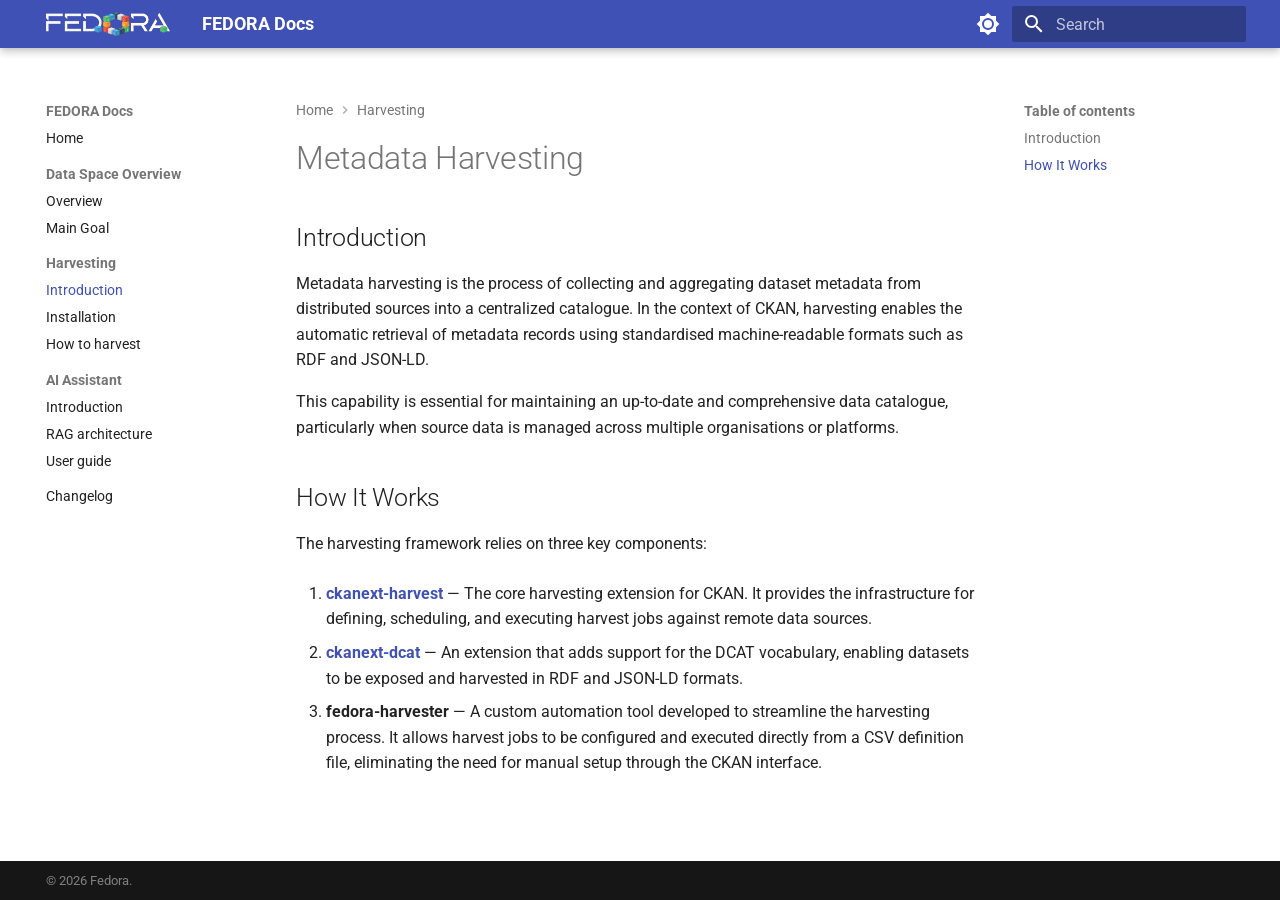
<file: harvesting/introduction/index.html>
<!DOCTYPE html>

<html class="no-js" lang="en">
<head>
<meta charset="utf-8"/>
<meta content="width=device-width,initial-scale=1" name="viewport"/>
<link href="../../overview/project-main-goal/" rel="prev"/>
<link href="../installation/" rel="next"/>
<link href="../../assets/logo/favicon.png" rel="icon"/>
<meta content="mkdocs-1.6.1, mkdocs-material-9.7.7" name="generator"/>
<title>Introduction - FEDORA Docs</title>
<link href="../../assets/stylesheets/main.ec1eaa64.min.css" rel="stylesheet"/>
<link href="../../assets/stylesheets/palette.ab4e12ef.min.css" rel="stylesheet"/>
<link crossorigin="" href="https://fonts.gstatic.com" rel="preconnect"/>
<link href="https://fonts.googleapis.com/css?family=Roboto:300,300i,400,400i,700,700i%7CRoboto+Mono:400,400i,700,700i&amp;display=fallback" rel="stylesheet"/>
<style>:root{--md-text-font:"Roboto";--md-code-font:"Roboto Mono"}</style>
<link href="../../stylesheets/mermaid.css" rel="stylesheet"/>
<script>__md_scope=new URL("../..",location),__md_hash=e=>[...e].reduce(((e,_)=>(e<<5)-e+_.charCodeAt(0)),0),__md_get=(e,_=localStorage,t=__md_scope)=>JSON.parse(_.getItem(t.pathname+"."+e)),__md_set=(e,_,t=localStorage,a=__md_scope)=>{try{t.setItem(a.pathname+"."+e,JSON.stringify(_))}catch(e){}}</script>
</head>
<body data-md-color-accent="indigo" data-md-color-primary="indigo" data-md-color-scheme="default" dir="ltr">
<input autocomplete="off" class="md-toggle" data-md-toggle="drawer" id="__drawer" type="checkbox"/>
<input autocomplete="off" class="md-toggle" data-md-toggle="search" id="__search" type="checkbox"/>
<label class="md-overlay" for="__drawer"></label>
<div data-md-component="skip">
<a class="md-skip" href="#metadata-harvesting">
          Skip to content
        </a>
</div>
<div data-md-component="announce">
</div>
<header class="md-header md-header--shadow" data-md-component="header">
<nav aria-label="Header" class="md-header__inner md-grid">
<a aria-label="FEDORA Docs" class="md-header__button md-logo" data-md-component="logo" href="../.." title="FEDORA Docs">
<img alt="logo" src="../../assets/logo/fedora-logo.png"/>
</a>
<label class="md-header__button md-icon" for="__drawer">
<svg viewbox="0 0 24 24" xmlns="http://www.w3.org/2000/svg"><path d="M3 6h18v2H3zm0 5h18v2H3zm0 5h18v2H3z"></path></svg>
</label>
<div class="md-header__title" data-md-component="header-title">
<div class="md-header__ellipsis">
<div class="md-header__topic">
<span class="md-ellipsis">
            FEDORA Docs
          </span>
</div>
<div class="md-header__topic" data-md-component="header-topic">
<span class="md-ellipsis">
            
              Introduction
            
          </span>
</div>
</div>
</div>
<form class="md-header__option" data-md-component="palette">
<input aria-label="Switch to dark mode" class="md-option" data-md-color-accent="indigo" data-md-color-media="" data-md-color-primary="indigo" data-md-color-scheme="default" id="__palette_0" name="__palette" type="radio"/>
<label class="md-header__button md-icon" for="__palette_1" hidden="" title="Switch to dark mode">
<svg viewbox="0 0 24 24" xmlns="http://www.w3.org/2000/svg"><path d="M12 8a4 4 0 0 0-4 4 4 4 0 0 0 4 4 4 4 0 0 0 4-4 4 4 0 0 0-4-4m0 10a6 6 0 0 1-6-6 6 6 0 0 1 6-6 6 6 0 0 1 6 6 6 6 0 0 1-6 6m8-9.31V4h-4.69L12 .69 8.69 4H4v4.69L.69 12 4 15.31V20h4.69L12 23.31 15.31 20H20v-4.69L23.31 12z"></path></svg>
</label>
<input aria-label="Switch to light mode" class="md-option" data-md-color-accent="indigo" data-md-color-media="" data-md-color-primary="indigo" data-md-color-scheme="slate" id="__palette_1" name="__palette" type="radio"/>
<label class="md-header__button md-icon" for="__palette_0" hidden="" title="Switch to light mode">
<svg viewbox="0 0 24 24" xmlns="http://www.w3.org/2000/svg"><path d="M12 18c-.89 0-1.74-.2-2.5-.55C11.56 16.5 13 14.42 13 12s-1.44-4.5-3.5-5.45C10.26 6.2 11.11 6 12 6a6 6 0 0 1 6 6 6 6 0 0 1-6 6m8-9.31V4h-4.69L12 .69 8.69 4H4v4.69L.69 12 4 15.31V20h4.69L12 23.31 15.31 20H20v-4.69L23.31 12z"></path></svg>
</label>
</form>
<script>var palette=__md_get("__palette");if(palette&&palette.color){if("(prefers-color-scheme)"===palette.color.media){var media=matchMedia("(prefers-color-scheme: light)"),input=document.querySelector(media.matches?"[data-md-color-media='(prefers-color-scheme: light)']":"[data-md-color-media='(prefers-color-scheme: dark)']");palette.color.media=input.getAttribute("data-md-color-media"),palette.color.scheme=input.getAttribute("data-md-color-scheme"),palette.color.primary=input.getAttribute("data-md-color-primary"),palette.color.accent=input.getAttribute("data-md-color-accent")}for(var[key,value]of Object.entries(palette.color))document.body.setAttribute("data-md-color-"+key,value)}</script>
<label class="md-header__button md-icon" for="__search">
<svg viewbox="0 0 24 24" xmlns="http://www.w3.org/2000/svg"><path d="M9.5 3A6.5 6.5 0 0 1 16 9.5c0 1.61-.59 3.09-1.56 4.23l.27.27h.79l5 5-1.5 1.5-5-5v-.79l-.27-.27A6.52 6.52 0 0 1 9.5 16 6.5 6.5 0 0 1 3 9.5 6.5 6.5 0 0 1 9.5 3m0 2C7 5 5 7 5 9.5S7 14 9.5 14 14 12 14 9.5 12 5 9.5 5"></path></svg>
</label>
<div class="md-search" data-md-component="search" role="dialog">
<label class="md-search__overlay" for="__search"></label>
<div class="md-search__inner" role="search">
<form class="md-search__form" name="search">
<input aria-label="Search" autocapitalize="off" autocomplete="off" autocorrect="off" class="md-search__input" data-md-component="search-query" name="query" placeholder="Search" required="" spellcheck="false" type="text"/>
<label class="md-search__icon md-icon" for="__search">
<svg viewbox="0 0 24 24" xmlns="http://www.w3.org/2000/svg"><path d="M9.5 3A6.5 6.5 0 0 1 16 9.5c0 1.61-.59 3.09-1.56 4.23l.27.27h.79l5 5-1.5 1.5-5-5v-.79l-.27-.27A6.52 6.52 0 0 1 9.5 16 6.5 6.5 0 0 1 3 9.5 6.5 6.5 0 0 1 9.5 3m0 2C7 5 5 7 5 9.5S7 14 9.5 14 14 12 14 9.5 12 5 9.5 5"></path></svg>
<svg viewbox="0 0 24 24" xmlns="http://www.w3.org/2000/svg"><path d="M20 11v2H8l5.5 5.5-1.42 1.42L4.16 12l7.92-7.92L13.5 5.5 8 11z"></path></svg>
</label>
<nav aria-label="Search" class="md-search__options">
<button aria-label="Clear" class="md-search__icon md-icon" tabindex="-1" title="Clear" type="reset">
<svg viewbox="0 0 24 24" xmlns="http://www.w3.org/2000/svg"><path d="M19 6.41 17.59 5 12 10.59 6.41 5 5 6.41 10.59 12 5 17.59 6.41 19 12 13.41 17.59 19 19 17.59 13.41 12z"></path></svg>
</button>
</nav>
<div class="md-search__suggest" data-md-component="search-suggest"></div>
</form>
<div class="md-search__output">
<div class="md-search__scrollwrap" data-md-scrollfix="" tabindex="0">
<div class="md-search-result" data-md-component="search-result">
<div class="md-search-result__meta">
            Initializing search
          </div>
<ol class="md-search-result__list" role="presentation"></ol>
</div>
</div>
</div>
</div>
</div>
</nav>
</header>
<div class="md-container" data-md-component="container">
<main class="md-main" data-md-component="main">
<div class="md-main__inner md-grid">
<div class="md-sidebar md-sidebar--primary" data-md-component="sidebar" data-md-type="navigation">
<div class="md-sidebar__scrollwrap">
<div class="md-sidebar__inner">
<nav aria-label="Navigation" class="md-nav md-nav--primary" data-md-level="0">
<label class="md-nav__title" for="__drawer">
<a aria-label="FEDORA Docs" class="md-nav__button md-logo" data-md-component="logo" href="../.." title="FEDORA Docs">
<img alt="logo" src="../../assets/logo/fedora-logo.png"/>
</a>
    FEDORA Docs
  </label>
<ul class="md-nav__list" data-md-scrollfix="">
<li class="md-nav__item">
<a class="md-nav__link" href="../..">
<span class="md-ellipsis">
    
  
    Home
  

    
  </span>
</a>
</li>
<li class="md-nav__item md-nav__item--section md-nav__item--nested">
<input class="md-nav__toggle md-toggle md-toggle--indeterminate" id="__nav_2" type="checkbox"/>
<label class="md-nav__link" for="__nav_2" id="__nav_2_label" tabindex="">
<span class="md-ellipsis">
    
  
    Data Space Overview
  

    
  </span>
<span class="md-nav__icon md-icon"></span>
</label>
<nav aria-expanded="false" aria-labelledby="__nav_2_label" class="md-nav" data-md-level="1">
<label class="md-nav__title" for="__nav_2">
<span class="md-nav__icon md-icon"></span>
            
  
    Data Space Overview
  

          </label>
<ul class="md-nav__list" data-md-scrollfix="">
<li class="md-nav__item">
<a class="md-nav__link" href="../../overview/fedora-overview/">
<span class="md-ellipsis">
    
  
    Overview
  

    
  </span>
</a>
</li>
<li class="md-nav__item">
<a class="md-nav__link" href="../../overview/project-main-goal/">
<span class="md-ellipsis">
    
  
    Main Goal
  

    
  </span>
</a>
</li>
</ul>
</nav>
</li>
<li class="md-nav__item md-nav__item--active md-nav__item--section md-nav__item--nested">
<input checked="" class="md-nav__toggle md-toggle" id="__nav_3" type="checkbox"/>
<label class="md-nav__link" for="__nav_3" id="__nav_3_label" tabindex="">
<span class="md-ellipsis">
    
  
    Harvesting
  

    
  </span>
<span class="md-nav__icon md-icon"></span>
</label>
<nav aria-expanded="true" aria-labelledby="__nav_3_label" class="md-nav" data-md-level="1">
<label class="md-nav__title" for="__nav_3">
<span class="md-nav__icon md-icon"></span>
            
  
    Harvesting
  

          </label>
<ul class="md-nav__list" data-md-scrollfix="">
<li class="md-nav__item md-nav__item--active">
<input class="md-nav__toggle md-toggle" id="__toc" type="checkbox"/>
<label class="md-nav__link md-nav__link--active" for="__toc">
<span class="md-ellipsis">
    
  
    Introduction
  

    
  </span>
<span class="md-nav__icon md-icon"></span>
</label>
<a class="md-nav__link md-nav__link--active" href="./">
<span class="md-ellipsis">
    
  
    Introduction
  

    
  </span>
</a>
<nav aria-label="Table of contents" class="md-nav md-nav--secondary">
<label class="md-nav__title" for="__toc">
<span class="md-nav__icon md-icon"></span>
      Table of contents
    </label>
<ul class="md-nav__list" data-md-component="toc" data-md-scrollfix="">
<li class="md-nav__item">
<a class="md-nav__link" href="#introduction">
<span class="md-ellipsis">
      
        Introduction
      
    </span>
</a>
</li>
<li class="md-nav__item">
<a class="md-nav__link" href="#how-it-works">
<span class="md-ellipsis">
      
        How It Works
      
    </span>
</a>
</li>
</ul>
</nav>
</li>
<li class="md-nav__item">
<a class="md-nav__link" href="../installation/">
<span class="md-ellipsis">
    
  
    Installation
  

    
  </span>
</a>
</li>
<li class="md-nav__item">
<a class="md-nav__link" href="../how-to-harvest/">
<span class="md-ellipsis">
    
  
    How to harvest
  

    
  </span>
</a>
</li>
</ul>
</nav>
</li>
<li class="md-nav__item md-nav__item--section md-nav__item--nested">
<input class="md-nav__toggle md-toggle md-toggle--indeterminate" id="__nav_4" type="checkbox"/>
<label class="md-nav__link" for="__nav_4" id="__nav_4_label" tabindex="">
<span class="md-ellipsis">
    
  
    AI Assistant
  

    
  </span>
<span class="md-nav__icon md-icon"></span>
</label>
<nav aria-expanded="false" aria-labelledby="__nav_4_label" class="md-nav" data-md-level="1">
<label class="md-nav__title" for="__nav_4">
<span class="md-nav__icon md-icon"></span>
            
  
    AI Assistant
  

          </label>
<ul class="md-nav__list" data-md-scrollfix="">
<li class="md-nav__item">
<a class="md-nav__link" href="../../ai-assistant/introduction/">
<span class="md-ellipsis">
    
  
    Introduction
  

    
  </span>
</a>
</li>
<li class="md-nav__item">
<a class="md-nav__link" href="../../ai-assistant/architecture/">
<span class="md-ellipsis">
    
  
    RAG architecture
  

    
  </span>
</a>
</li>
<li class="md-nav__item">
<a class="md-nav__link" href="../../ai-assistant/user-guide/">
<span class="md-ellipsis">
    
  
    User guide
  

    
  </span>
</a>
</li>
</ul>
</nav>
</li>
<li class="md-nav__item">
<a class="md-nav__link" href="../../changelog/">
<span class="md-ellipsis">
    
  
    Changelog
  

    
  </span>
</a>
</li>
</ul>
</nav>
</div>
</div>
</div>
<div class="md-sidebar md-sidebar--secondary" data-md-component="sidebar" data-md-type="toc">
<div class="md-sidebar__scrollwrap">
<div class="md-sidebar__inner">
<nav aria-label="Table of contents" class="md-nav md-nav--secondary">
<label class="md-nav__title" for="__toc">
<span class="md-nav__icon md-icon"></span>
      Table of contents
    </label>
<ul class="md-nav__list" data-md-component="toc" data-md-scrollfix="">
<li class="md-nav__item">
<a class="md-nav__link" href="#introduction">
<span class="md-ellipsis">
      
        Introduction
      
    </span>
</a>
</li>
<li class="md-nav__item">
<a class="md-nav__link" href="#how-it-works">
<span class="md-ellipsis">
      
        How It Works
      
    </span>
</a>
</li>
</ul>
</nav>
</div>
</div>
</div>
<div class="md-content" data-md-component="content">
<nav aria-label="Navigation" class="md-path">
<ol class="md-path__list">
<li class="md-path__item">
<a class="md-path__link" href="../..">
<span class="md-ellipsis">
    Home
  </span>
</a>
</li>
<li class="md-path__item">
<a class="md-path__link" href="./">
<span class="md-ellipsis">
    Harvesting
  </span>
</a>
</li>
</ol>
</nav>
<article class="md-content__inner md-typeset">
<h1 id="metadata-harvesting">Metadata Harvesting<a class="headerlink" href="#metadata-harvesting" title="Permanent link">¶</a></h1>
<h2 id="introduction">Introduction<a class="headerlink" href="#introduction" title="Permanent link">¶</a></h2>
<p>Metadata harvesting is the process of collecting and aggregating dataset metadata from distributed sources into a centralized catalogue. In the context of CKAN, harvesting enables the automatic retrieval of metadata records using standardised machine-readable formats such as RDF and JSON-LD.</p>
<p>This capability is essential for maintaining an up-to-date and comprehensive data catalogue, particularly when source data is managed across multiple organisations or platforms.</p>
<h2 id="how-it-works">How It Works<a class="headerlink" href="#how-it-works" title="Permanent link">¶</a></h2>
<p>The harvesting framework relies on three key components:</p>
<ol>
<li>
<p><strong><a href="https://github.com/ckan/ckanext-harvest">ckanext-harvest</a></strong> — The core harvesting extension for CKAN. It provides the infrastructure for defining, scheduling, and executing harvest jobs against remote data sources.</p>
</li>
<li>
<p><strong><a href="https://github.com/ckan/ckanext-dcat">ckanext-dcat</a></strong> — An extension that adds support for the DCAT vocabulary, enabling datasets to be exposed and harvested in RDF and JSON-LD formats.</p>
</li>
<li>
<p><strong>fedora-harvester</strong> — A custom automation tool developed to streamline the harvesting process. It allows harvest jobs to be configured and executed directly from a CSV definition file, eliminating the need for manual setup through the CKAN interface.</p>
</li>
</ol>
</article>
</div>
<script>var target=document.getElementById(location.hash.slice(1));target&&target.name&&(target.checked=target.name.startsWith("__tabbed_"))</script>
</div>
<button class="md-top md-icon" data-md-component="top" hidden="" type="button">
<svg viewbox="0 0 24 24" xmlns="http://www.w3.org/2000/svg"><path d="M13 20h-2V8l-5.5 5.5-1.42-1.42L12 4.16l7.92 7.92-1.42 1.42L13 8z"></path></svg>
  Back to top
</button>
</main>
<footer class="md-footer">
<div class="md-footer-meta">
<div class="md-footer-meta__inner md-grid">
<div class="md-copyright">
        © 2026 Fedora.
      </div>
</div>
</div>
</footer>
</div>
<div class="md-dialog" data-md-component="dialog">
<div class="md-dialog__inner md-typeset"></div>
</div>
<script id="__config" type="application/json">{"annotate": null, "base": "../..", "features": ["navigation.sections", "navigation.expand", "navigation.path", "navigation.top", "search.suggest", "search.highlight", "content.code.copy"], "search": "../../assets/javascripts/workers/search.2c215733.min.js", "tags": null, "translations": {"clipboard.copied": "Copied to clipboard", "clipboard.copy": "Copy to clipboard", "search.result.more.one": "1 more on this page", "search.result.more.other": "# more on this page", "search.result.none": "No matching documents", "search.result.one": "1 matching document", "search.result.other": "# matching documents", "search.result.placeholder": "Type to start searching", "search.result.term.missing": "Missing", "select.version": "Select version"}, "version": null}</script>
<script src="../../assets/javascripts/bundle.d7400e89.min.js"></script>
</body>
</html>
</file>
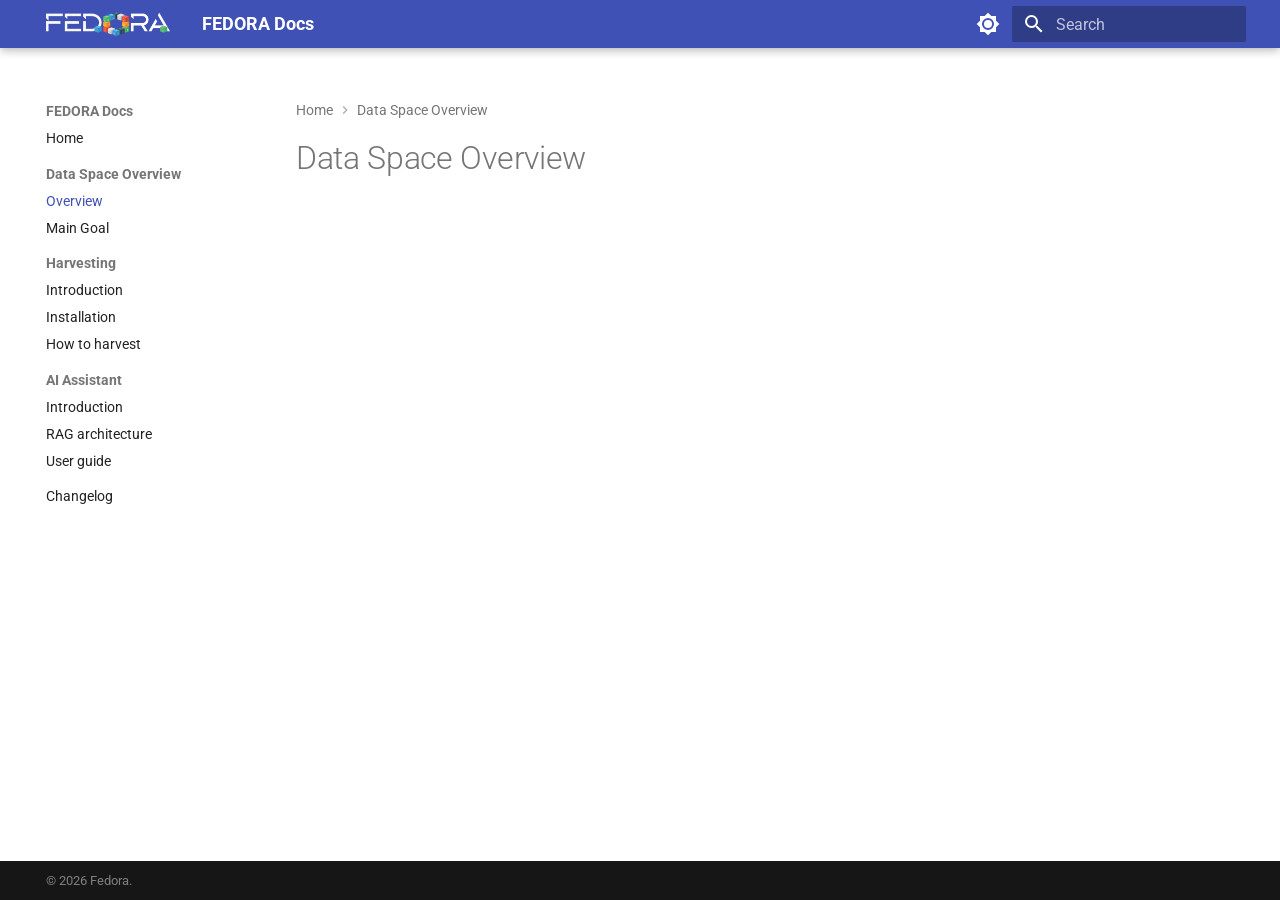
<file: overview/fedora-overview/index.html>
<!DOCTYPE html>

<html class="no-js" lang="en">
<head>
<meta charset="utf-8"/>
<meta content="width=device-width,initial-scale=1" name="viewport"/>
<link href="../.." rel="prev"/>
<link href="../project-main-goal/" rel="next"/>
<link href="../../assets/logo/favicon.png" rel="icon"/>
<meta content="mkdocs-1.6.1, mkdocs-material-9.7.7" name="generator"/>
<title>Overview - FEDORA Docs</title>
<link href="../../assets/stylesheets/main.ec1eaa64.min.css" rel="stylesheet"/>
<link href="../../assets/stylesheets/palette.ab4e12ef.min.css" rel="stylesheet"/>
<link crossorigin="" href="https://fonts.gstatic.com" rel="preconnect"/>
<link href="https://fonts.googleapis.com/css?family=Roboto:300,300i,400,400i,700,700i%7CRoboto+Mono:400,400i,700,700i&amp;display=fallback" rel="stylesheet"/>
<style>:root{--md-text-font:"Roboto";--md-code-font:"Roboto Mono"}</style>
<link href="../../stylesheets/mermaid.css" rel="stylesheet"/>
<script>__md_scope=new URL("../..",location),__md_hash=e=>[...e].reduce(((e,_)=>(e<<5)-e+_.charCodeAt(0)),0),__md_get=(e,_=localStorage,t=__md_scope)=>JSON.parse(_.getItem(t.pathname+"."+e)),__md_set=(e,_,t=localStorage,a=__md_scope)=>{try{t.setItem(a.pathname+"."+e,JSON.stringify(_))}catch(e){}}</script>
</head>
<body data-md-color-accent="indigo" data-md-color-primary="indigo" data-md-color-scheme="default" dir="ltr">
<input autocomplete="off" class="md-toggle" data-md-toggle="drawer" id="__drawer" type="checkbox"/>
<input autocomplete="off" class="md-toggle" data-md-toggle="search" id="__search" type="checkbox"/>
<label class="md-overlay" for="__drawer"></label>
<div data-md-component="skip">
<a class="md-skip" href="#data-space-overview">
          Skip to content
        </a>
</div>
<div data-md-component="announce">
</div>
<header class="md-header md-header--shadow" data-md-component="header">
<nav aria-label="Header" class="md-header__inner md-grid">
<a aria-label="FEDORA Docs" class="md-header__button md-logo" data-md-component="logo" href="../.." title="FEDORA Docs">
<img alt="logo" src="../../assets/logo/fedora-logo.png"/>
</a>
<label class="md-header__button md-icon" for="__drawer">
<svg viewbox="0 0 24 24" xmlns="http://www.w3.org/2000/svg"><path d="M3 6h18v2H3zm0 5h18v2H3zm0 5h18v2H3z"></path></svg>
</label>
<div class="md-header__title" data-md-component="header-title">
<div class="md-header__ellipsis">
<div class="md-header__topic">
<span class="md-ellipsis">
            FEDORA Docs
          </span>
</div>
<div class="md-header__topic" data-md-component="header-topic">
<span class="md-ellipsis">
            
              Overview
            
          </span>
</div>
</div>
</div>
<form class="md-header__option" data-md-component="palette">
<input aria-label="Switch to dark mode" class="md-option" data-md-color-accent="indigo" data-md-color-media="" data-md-color-primary="indigo" data-md-color-scheme="default" id="__palette_0" name="__palette" type="radio"/>
<label class="md-header__button md-icon" for="__palette_1" hidden="" title="Switch to dark mode">
<svg viewbox="0 0 24 24" xmlns="http://www.w3.org/2000/svg"><path d="M12 8a4 4 0 0 0-4 4 4 4 0 0 0 4 4 4 4 0 0 0 4-4 4 4 0 0 0-4-4m0 10a6 6 0 0 1-6-6 6 6 0 0 1 6-6 6 6 0 0 1 6 6 6 6 0 0 1-6 6m8-9.31V4h-4.69L12 .69 8.69 4H4v4.69L.69 12 4 15.31V20h4.69L12 23.31 15.31 20H20v-4.69L23.31 12z"></path></svg>
</label>
<input aria-label="Switch to light mode" class="md-option" data-md-color-accent="indigo" data-md-color-media="" data-md-color-primary="indigo" data-md-color-scheme="slate" id="__palette_1" name="__palette" type="radio"/>
<label class="md-header__button md-icon" for="__palette_0" hidden="" title="Switch to light mode">
<svg viewbox="0 0 24 24" xmlns="http://www.w3.org/2000/svg"><path d="M12 18c-.89 0-1.74-.2-2.5-.55C11.56 16.5 13 14.42 13 12s-1.44-4.5-3.5-5.45C10.26 6.2 11.11 6 12 6a6 6 0 0 1 6 6 6 6 0 0 1-6 6m8-9.31V4h-4.69L12 .69 8.69 4H4v4.69L.69 12 4 15.31V20h4.69L12 23.31 15.31 20H20v-4.69L23.31 12z"></path></svg>
</label>
</form>
<script>var palette=__md_get("__palette");if(palette&&palette.color){if("(prefers-color-scheme)"===palette.color.media){var media=matchMedia("(prefers-color-scheme: light)"),input=document.querySelector(media.matches?"[data-md-color-media='(prefers-color-scheme: light)']":"[data-md-color-media='(prefers-color-scheme: dark)']");palette.color.media=input.getAttribute("data-md-color-media"),palette.color.scheme=input.getAttribute("data-md-color-scheme"),palette.color.primary=input.getAttribute("data-md-color-primary"),palette.color.accent=input.getAttribute("data-md-color-accent")}for(var[key,value]of Object.entries(palette.color))document.body.setAttribute("data-md-color-"+key,value)}</script>
<label class="md-header__button md-icon" for="__search">
<svg viewbox="0 0 24 24" xmlns="http://www.w3.org/2000/svg"><path d="M9.5 3A6.5 6.5 0 0 1 16 9.5c0 1.61-.59 3.09-1.56 4.23l.27.27h.79l5 5-1.5 1.5-5-5v-.79l-.27-.27A6.52 6.52 0 0 1 9.5 16 6.5 6.5 0 0 1 3 9.5 6.5 6.5 0 0 1 9.5 3m0 2C7 5 5 7 5 9.5S7 14 9.5 14 14 12 14 9.5 12 5 9.5 5"></path></svg>
</label>
<div class="md-search" data-md-component="search" role="dialog">
<label class="md-search__overlay" for="__search"></label>
<div class="md-search__inner" role="search">
<form class="md-search__form" name="search">
<input aria-label="Search" autocapitalize="off" autocomplete="off" autocorrect="off" class="md-search__input" data-md-component="search-query" name="query" placeholder="Search" required="" spellcheck="false" type="text"/>
<label class="md-search__icon md-icon" for="__search">
<svg viewbox="0 0 24 24" xmlns="http://www.w3.org/2000/svg"><path d="M9.5 3A6.5 6.5 0 0 1 16 9.5c0 1.61-.59 3.09-1.56 4.23l.27.27h.79l5 5-1.5 1.5-5-5v-.79l-.27-.27A6.52 6.52 0 0 1 9.5 16 6.5 6.5 0 0 1 3 9.5 6.5 6.5 0 0 1 9.5 3m0 2C7 5 5 7 5 9.5S7 14 9.5 14 14 12 14 9.5 12 5 9.5 5"></path></svg>
<svg viewbox="0 0 24 24" xmlns="http://www.w3.org/2000/svg"><path d="M20 11v2H8l5.5 5.5-1.42 1.42L4.16 12l7.92-7.92L13.5 5.5 8 11z"></path></svg>
</label>
<nav aria-label="Search" class="md-search__options">
<button aria-label="Clear" class="md-search__icon md-icon" tabindex="-1" title="Clear" type="reset">
<svg viewbox="0 0 24 24" xmlns="http://www.w3.org/2000/svg"><path d="M19 6.41 17.59 5 12 10.59 6.41 5 5 6.41 10.59 12 5 17.59 6.41 19 12 13.41 17.59 19 19 17.59 13.41 12z"></path></svg>
</button>
</nav>
<div class="md-search__suggest" data-md-component="search-suggest"></div>
</form>
<div class="md-search__output">
<div class="md-search__scrollwrap" data-md-scrollfix="" tabindex="0">
<div class="md-search-result" data-md-component="search-result">
<div class="md-search-result__meta">
            Initializing search
          </div>
<ol class="md-search-result__list" role="presentation"></ol>
</div>
</div>
</div>
</div>
</div>
</nav>
</header>
<div class="md-container" data-md-component="container">
<main class="md-main" data-md-component="main">
<div class="md-main__inner md-grid">
<div class="md-sidebar md-sidebar--primary" data-md-component="sidebar" data-md-type="navigation">
<div class="md-sidebar__scrollwrap">
<div class="md-sidebar__inner">
<nav aria-label="Navigation" class="md-nav md-nav--primary" data-md-level="0">
<label class="md-nav__title" for="__drawer">
<a aria-label="FEDORA Docs" class="md-nav__button md-logo" data-md-component="logo" href="../.." title="FEDORA Docs">
<img alt="logo" src="../../assets/logo/fedora-logo.png"/>
</a>
    FEDORA Docs
  </label>
<ul class="md-nav__list" data-md-scrollfix="">
<li class="md-nav__item">
<a class="md-nav__link" href="../..">
<span class="md-ellipsis">
    
  
    Home
  

    
  </span>
</a>
</li>
<li class="md-nav__item md-nav__item--active md-nav__item--section md-nav__item--nested">
<input checked="" class="md-nav__toggle md-toggle" id="__nav_2" type="checkbox"/>
<label class="md-nav__link" for="__nav_2" id="__nav_2_label" tabindex="">
<span class="md-ellipsis">
    
  
    Data Space Overview
  

    
  </span>
<span class="md-nav__icon md-icon"></span>
</label>
<nav aria-expanded="true" aria-labelledby="__nav_2_label" class="md-nav" data-md-level="1">
<label class="md-nav__title" for="__nav_2">
<span class="md-nav__icon md-icon"></span>
            
  
    Data Space Overview
  

          </label>
<ul class="md-nav__list" data-md-scrollfix="">
<li class="md-nav__item md-nav__item--active">
<input class="md-nav__toggle md-toggle" id="__toc" type="checkbox"/>
<a class="md-nav__link md-nav__link--active" href="./">
<span class="md-ellipsis">
    
  
    Overview
  

    
  </span>
</a>
</li>
<li class="md-nav__item">
<a class="md-nav__link" href="../project-main-goal/">
<span class="md-ellipsis">
    
  
    Main Goal
  

    
  </span>
</a>
</li>
</ul>
</nav>
</li>
<li class="md-nav__item md-nav__item--section md-nav__item--nested">
<input class="md-nav__toggle md-toggle md-toggle--indeterminate" id="__nav_3" type="checkbox"/>
<label class="md-nav__link" for="__nav_3" id="__nav_3_label" tabindex="">
<span class="md-ellipsis">
    
  
    Harvesting
  

    
  </span>
<span class="md-nav__icon md-icon"></span>
</label>
<nav aria-expanded="false" aria-labelledby="__nav_3_label" class="md-nav" data-md-level="1">
<label class="md-nav__title" for="__nav_3">
<span class="md-nav__icon md-icon"></span>
            
  
    Harvesting
  

          </label>
<ul class="md-nav__list" data-md-scrollfix="">
<li class="md-nav__item">
<a class="md-nav__link" href="../../harvesting/introduction/">
<span class="md-ellipsis">
    
  
    Introduction
  

    
  </span>
</a>
</li>
<li class="md-nav__item">
<a class="md-nav__link" href="../../harvesting/installation/">
<span class="md-ellipsis">
    
  
    Installation
  

    
  </span>
</a>
</li>
<li class="md-nav__item">
<a class="md-nav__link" href="../../harvesting/how-to-harvest/">
<span class="md-ellipsis">
    
  
    How to harvest
  

    
  </span>
</a>
</li>
</ul>
</nav>
</li>
<li class="md-nav__item md-nav__item--section md-nav__item--nested">
<input class="md-nav__toggle md-toggle md-toggle--indeterminate" id="__nav_4" type="checkbox"/>
<label class="md-nav__link" for="__nav_4" id="__nav_4_label" tabindex="">
<span class="md-ellipsis">
    
  
    AI Assistant
  

    
  </span>
<span class="md-nav__icon md-icon"></span>
</label>
<nav aria-expanded="false" aria-labelledby="__nav_4_label" class="md-nav" data-md-level="1">
<label class="md-nav__title" for="__nav_4">
<span class="md-nav__icon md-icon"></span>
            
  
    AI Assistant
  

          </label>
<ul class="md-nav__list" data-md-scrollfix="">
<li class="md-nav__item">
<a class="md-nav__link" href="../../ai-assistant/introduction/">
<span class="md-ellipsis">
    
  
    Introduction
  

    
  </span>
</a>
</li>
<li class="md-nav__item">
<a class="md-nav__link" href="../../ai-assistant/architecture/">
<span class="md-ellipsis">
    
  
    RAG architecture
  

    
  </span>
</a>
</li>
<li class="md-nav__item">
<a class="md-nav__link" href="../../ai-assistant/user-guide/">
<span class="md-ellipsis">
    
  
    User guide
  

    
  </span>
</a>
</li>
</ul>
</nav>
</li>
<li class="md-nav__item">
<a class="md-nav__link" href="../../changelog/">
<span class="md-ellipsis">
    
  
    Changelog
  

    
  </span>
</a>
</li>
</ul>
</nav>
</div>
</div>
</div>
<div class="md-sidebar md-sidebar--secondary" data-md-component="sidebar" data-md-type="toc">
<div class="md-sidebar__scrollwrap">
<div class="md-sidebar__inner">
<nav aria-label="Table of contents" class="md-nav md-nav--secondary">
</nav>
</div>
</div>
</div>
<div class="md-content" data-md-component="content">
<nav aria-label="Navigation" class="md-path">
<ol class="md-path__list">
<li class="md-path__item">
<a class="md-path__link" href="../..">
<span class="md-ellipsis">
    Home
  </span>
</a>
</li>
<li class="md-path__item">
<a class="md-path__link" href="./">
<span class="md-ellipsis">
    Data Space Overview
  </span>
</a>
</li>
</ol>
</nav>
<article class="md-content__inner md-typeset">
<h1 id="data-space-overview">Data Space Overview<a class="headerlink" href="#data-space-overview" title="Permanent link">¶</a></h1>
</article>
</div>
<script>var target=document.getElementById(location.hash.slice(1));target&&target.name&&(target.checked=target.name.startsWith("__tabbed_"))</script>
</div>
<button class="md-top md-icon" data-md-component="top" hidden="" type="button">
<svg viewbox="0 0 24 24" xmlns="http://www.w3.org/2000/svg"><path d="M13 20h-2V8l-5.5 5.5-1.42-1.42L12 4.16l7.92 7.92-1.42 1.42L13 8z"></path></svg>
  Back to top
</button>
</main>
<footer class="md-footer">
<div class="md-footer-meta">
<div class="md-footer-meta__inner md-grid">
<div class="md-copyright">
        © 2026 Fedora.
      </div>
</div>
</div>
</footer>
</div>
<div class="md-dialog" data-md-component="dialog">
<div class="md-dialog__inner md-typeset"></div>
</div>
<script id="__config" type="application/json">{"annotate": null, "base": "../..", "features": ["navigation.sections", "navigation.expand", "navigation.path", "navigation.top", "search.suggest", "search.highlight", "content.code.copy"], "search": "../../assets/javascripts/workers/search.2c215733.min.js", "tags": null, "translations": {"clipboard.copied": "Copied to clipboard", "clipboard.copy": "Copy to clipboard", "search.result.more.one": "1 more on this page", "search.result.more.other": "# more on this page", "search.result.none": "No matching documents", "search.result.one": "1 matching document", "search.result.other": "# matching documents", "search.result.placeholder": "Type to start searching", "search.result.term.missing": "Missing", "select.version": "Select version"}, "version": null}</script>
<script src="../../assets/javascripts/bundle.d7400e89.min.js"></script>
</body>
</html>
</file>
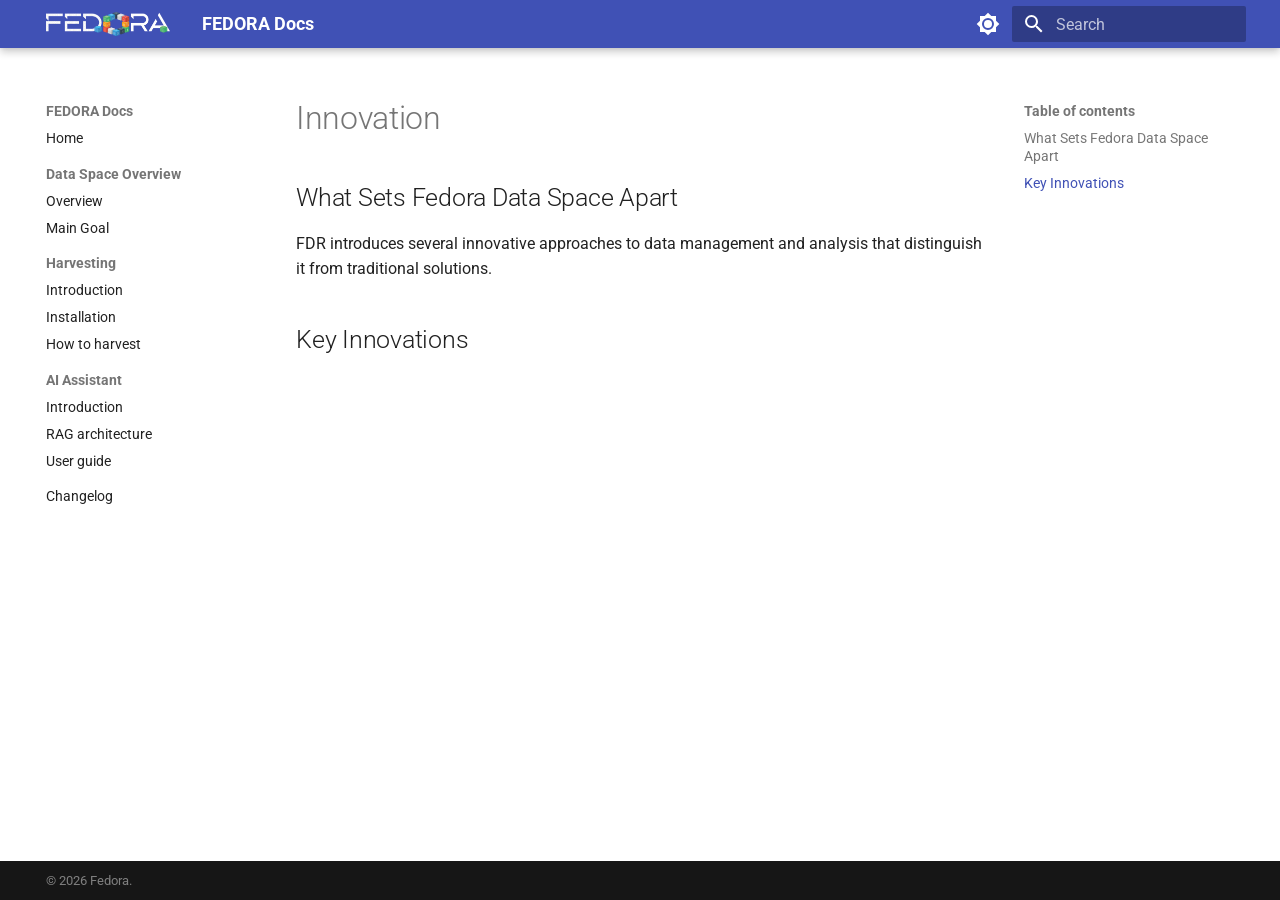
<file: overview/innovation/index.html>
<!DOCTYPE html>

<html class="no-js" lang="en">
<head>
<meta charset="utf-8"/>
<meta content="width=device-width,initial-scale=1" name="viewport"/>
<link href="../../assets/logo/favicon.png" rel="icon"/>
<meta content="mkdocs-1.6.1, mkdocs-material-9.7.7" name="generator"/>
<title>Innovation - FEDORA Docs</title>
<link href="../../assets/stylesheets/main.ec1eaa64.min.css" rel="stylesheet"/>
<link href="../../assets/stylesheets/palette.ab4e12ef.min.css" rel="stylesheet"/>
<link crossorigin="" href="https://fonts.gstatic.com" rel="preconnect"/>
<link href="https://fonts.googleapis.com/css?family=Roboto:300,300i,400,400i,700,700i%7CRoboto+Mono:400,400i,700,700i&amp;display=fallback" rel="stylesheet"/>
<style>:root{--md-text-font:"Roboto";--md-code-font:"Roboto Mono"}</style>
<link href="../../stylesheets/mermaid.css" rel="stylesheet"/>
<script>__md_scope=new URL("../..",location),__md_hash=e=>[...e].reduce(((e,_)=>(e<<5)-e+_.charCodeAt(0)),0),__md_get=(e,_=localStorage,t=__md_scope)=>JSON.parse(_.getItem(t.pathname+"."+e)),__md_set=(e,_,t=localStorage,a=__md_scope)=>{try{t.setItem(a.pathname+"."+e,JSON.stringify(_))}catch(e){}}</script>
</head>
<body data-md-color-accent="indigo" data-md-color-primary="indigo" data-md-color-scheme="default" dir="ltr">
<input autocomplete="off" class="md-toggle" data-md-toggle="drawer" id="__drawer" type="checkbox"/>
<input autocomplete="off" class="md-toggle" data-md-toggle="search" id="__search" type="checkbox"/>
<label class="md-overlay" for="__drawer"></label>
<div data-md-component="skip">
<a class="md-skip" href="#innovation">
          Skip to content
        </a>
</div>
<div data-md-component="announce">
</div>
<header class="md-header md-header--shadow" data-md-component="header">
<nav aria-label="Header" class="md-header__inner md-grid">
<a aria-label="FEDORA Docs" class="md-header__button md-logo" data-md-component="logo" href="../.." title="FEDORA Docs">
<img alt="logo" src="../../assets/logo/fedora-logo.png"/>
</a>
<label class="md-header__button md-icon" for="__drawer">
<svg viewbox="0 0 24 24" xmlns="http://www.w3.org/2000/svg"><path d="M3 6h18v2H3zm0 5h18v2H3zm0 5h18v2H3z"></path></svg>
</label>
<div class="md-header__title" data-md-component="header-title">
<div class="md-header__ellipsis">
<div class="md-header__topic">
<span class="md-ellipsis">
            FEDORA Docs
          </span>
</div>
<div class="md-header__topic" data-md-component="header-topic">
<span class="md-ellipsis">
            
              Innovation
            
          </span>
</div>
</div>
</div>
<form class="md-header__option" data-md-component="palette">
<input aria-label="Switch to dark mode" class="md-option" data-md-color-accent="indigo" data-md-color-media="" data-md-color-primary="indigo" data-md-color-scheme="default" id="__palette_0" name="__palette" type="radio"/>
<label class="md-header__button md-icon" for="__palette_1" hidden="" title="Switch to dark mode">
<svg viewbox="0 0 24 24" xmlns="http://www.w3.org/2000/svg"><path d="M12 8a4 4 0 0 0-4 4 4 4 0 0 0 4 4 4 4 0 0 0 4-4 4 4 0 0 0-4-4m0 10a6 6 0 0 1-6-6 6 6 0 0 1 6-6 6 6 0 0 1 6 6 6 6 0 0 1-6 6m8-9.31V4h-4.69L12 .69 8.69 4H4v4.69L.69 12 4 15.31V20h4.69L12 23.31 15.31 20H20v-4.69L23.31 12z"></path></svg>
</label>
<input aria-label="Switch to light mode" class="md-option" data-md-color-accent="indigo" data-md-color-media="" data-md-color-primary="indigo" data-md-color-scheme="slate" id="__palette_1" name="__palette" type="radio"/>
<label class="md-header__button md-icon" for="__palette_0" hidden="" title="Switch to light mode">
<svg viewbox="0 0 24 24" xmlns="http://www.w3.org/2000/svg"><path d="M12 18c-.89 0-1.74-.2-2.5-.55C11.56 16.5 13 14.42 13 12s-1.44-4.5-3.5-5.45C10.26 6.2 11.11 6 12 6a6 6 0 0 1 6 6 6 6 0 0 1-6 6m8-9.31V4h-4.69L12 .69 8.69 4H4v4.69L.69 12 4 15.31V20h4.69L12 23.31 15.31 20H20v-4.69L23.31 12z"></path></svg>
</label>
</form>
<script>var palette=__md_get("__palette");if(palette&&palette.color){if("(prefers-color-scheme)"===palette.color.media){var media=matchMedia("(prefers-color-scheme: light)"),input=document.querySelector(media.matches?"[data-md-color-media='(prefers-color-scheme: light)']":"[data-md-color-media='(prefers-color-scheme: dark)']");palette.color.media=input.getAttribute("data-md-color-media"),palette.color.scheme=input.getAttribute("data-md-color-scheme"),palette.color.primary=input.getAttribute("data-md-color-primary"),palette.color.accent=input.getAttribute("data-md-color-accent")}for(var[key,value]of Object.entries(palette.color))document.body.setAttribute("data-md-color-"+key,value)}</script>
<label class="md-header__button md-icon" for="__search">
<svg viewbox="0 0 24 24" xmlns="http://www.w3.org/2000/svg"><path d="M9.5 3A6.5 6.5 0 0 1 16 9.5c0 1.61-.59 3.09-1.56 4.23l.27.27h.79l5 5-1.5 1.5-5-5v-.79l-.27-.27A6.52 6.52 0 0 1 9.5 16 6.5 6.5 0 0 1 3 9.5 6.5 6.5 0 0 1 9.5 3m0 2C7 5 5 7 5 9.5S7 14 9.5 14 14 12 14 9.5 12 5 9.5 5"></path></svg>
</label>
<div class="md-search" data-md-component="search" role="dialog">
<label class="md-search__overlay" for="__search"></label>
<div class="md-search__inner" role="search">
<form class="md-search__form" name="search">
<input aria-label="Search" autocapitalize="off" autocomplete="off" autocorrect="off" class="md-search__input" data-md-component="search-query" name="query" placeholder="Search" required="" spellcheck="false" type="text"/>
<label class="md-search__icon md-icon" for="__search">
<svg viewbox="0 0 24 24" xmlns="http://www.w3.org/2000/svg"><path d="M9.5 3A6.5 6.5 0 0 1 16 9.5c0 1.61-.59 3.09-1.56 4.23l.27.27h.79l5 5-1.5 1.5-5-5v-.79l-.27-.27A6.52 6.52 0 0 1 9.5 16 6.5 6.5 0 0 1 3 9.5 6.5 6.5 0 0 1 9.5 3m0 2C7 5 5 7 5 9.5S7 14 9.5 14 14 12 14 9.5 12 5 9.5 5"></path></svg>
<svg viewbox="0 0 24 24" xmlns="http://www.w3.org/2000/svg"><path d="M20 11v2H8l5.5 5.5-1.42 1.42L4.16 12l7.92-7.92L13.5 5.5 8 11z"></path></svg>
</label>
<nav aria-label="Search" class="md-search__options">
<button aria-label="Clear" class="md-search__icon md-icon" tabindex="-1" title="Clear" type="reset">
<svg viewbox="0 0 24 24" xmlns="http://www.w3.org/2000/svg"><path d="M19 6.41 17.59 5 12 10.59 6.41 5 5 6.41 10.59 12 5 17.59 6.41 19 12 13.41 17.59 19 19 17.59 13.41 12z"></path></svg>
</button>
</nav>
<div class="md-search__suggest" data-md-component="search-suggest"></div>
</form>
<div class="md-search__output">
<div class="md-search__scrollwrap" data-md-scrollfix="" tabindex="0">
<div class="md-search-result" data-md-component="search-result">
<div class="md-search-result__meta">
            Initializing search
          </div>
<ol class="md-search-result__list" role="presentation"></ol>
</div>
</div>
</div>
</div>
</div>
</nav>
</header>
<div class="md-container" data-md-component="container">
<main class="md-main" data-md-component="main">
<div class="md-main__inner md-grid">
<div class="md-sidebar md-sidebar--primary" data-md-component="sidebar" data-md-type="navigation">
<div class="md-sidebar__scrollwrap">
<div class="md-sidebar__inner">
<nav aria-label="Navigation" class="md-nav md-nav--primary" data-md-level="0">
<label class="md-nav__title" for="__drawer">
<a aria-label="FEDORA Docs" class="md-nav__button md-logo" data-md-component="logo" href="../.." title="FEDORA Docs">
<img alt="logo" src="../../assets/logo/fedora-logo.png"/>
</a>
    FEDORA Docs
  </label>
<ul class="md-nav__list" data-md-scrollfix="">
<li class="md-nav__item">
<a class="md-nav__link" href="../..">
<span class="md-ellipsis">
    
  
    Home
  

    
  </span>
</a>
</li>
<li class="md-nav__item md-nav__item--section md-nav__item--nested">
<input class="md-nav__toggle md-toggle md-toggle--indeterminate" id="__nav_2" type="checkbox"/>
<label class="md-nav__link" for="__nav_2" id="__nav_2_label" tabindex="">
<span class="md-ellipsis">
    
  
    Data Space Overview
  

    
  </span>
<span class="md-nav__icon md-icon"></span>
</label>
<nav aria-expanded="false" aria-labelledby="__nav_2_label" class="md-nav" data-md-level="1">
<label class="md-nav__title" for="__nav_2">
<span class="md-nav__icon md-icon"></span>
            
  
    Data Space Overview
  

          </label>
<ul class="md-nav__list" data-md-scrollfix="">
<li class="md-nav__item">
<a class="md-nav__link" href="../fedora-overview/">
<span class="md-ellipsis">
    
  
    Overview
  

    
  </span>
</a>
</li>
<li class="md-nav__item">
<a class="md-nav__link" href="../project-main-goal/">
<span class="md-ellipsis">
    
  
    Main Goal
  

    
  </span>
</a>
</li>
</ul>
</nav>
</li>
<li class="md-nav__item md-nav__item--section md-nav__item--nested">
<input class="md-nav__toggle md-toggle md-toggle--indeterminate" id="__nav_3" type="checkbox"/>
<label class="md-nav__link" for="__nav_3" id="__nav_3_label" tabindex="">
<span class="md-ellipsis">
    
  
    Harvesting
  

    
  </span>
<span class="md-nav__icon md-icon"></span>
</label>
<nav aria-expanded="false" aria-labelledby="__nav_3_label" class="md-nav" data-md-level="1">
<label class="md-nav__title" for="__nav_3">
<span class="md-nav__icon md-icon"></span>
            
  
    Harvesting
  

          </label>
<ul class="md-nav__list" data-md-scrollfix="">
<li class="md-nav__item">
<a class="md-nav__link" href="../../harvesting/introduction/">
<span class="md-ellipsis">
    
  
    Introduction
  

    
  </span>
</a>
</li>
<li class="md-nav__item">
<a class="md-nav__link" href="../../harvesting/installation/">
<span class="md-ellipsis">
    
  
    Installation
  

    
  </span>
</a>
</li>
<li class="md-nav__item">
<a class="md-nav__link" href="../../harvesting/how-to-harvest/">
<span class="md-ellipsis">
    
  
    How to harvest
  

    
  </span>
</a>
</li>
</ul>
</nav>
</li>
<li class="md-nav__item md-nav__item--section md-nav__item--nested">
<input class="md-nav__toggle md-toggle md-toggle--indeterminate" id="__nav_4" type="checkbox"/>
<label class="md-nav__link" for="__nav_4" id="__nav_4_label" tabindex="">
<span class="md-ellipsis">
    
  
    AI Assistant
  

    
  </span>
<span class="md-nav__icon md-icon"></span>
</label>
<nav aria-expanded="false" aria-labelledby="__nav_4_label" class="md-nav" data-md-level="1">
<label class="md-nav__title" for="__nav_4">
<span class="md-nav__icon md-icon"></span>
            
  
    AI Assistant
  

          </label>
<ul class="md-nav__list" data-md-scrollfix="">
<li class="md-nav__item">
<a class="md-nav__link" href="../../ai-assistant/introduction/">
<span class="md-ellipsis">
    
  
    Introduction
  

    
  </span>
</a>
</li>
<li class="md-nav__item">
<a class="md-nav__link" href="../../ai-assistant/architecture/">
<span class="md-ellipsis">
    
  
    RAG architecture
  

    
  </span>
</a>
</li>
<li class="md-nav__item">
<a class="md-nav__link" href="../../ai-assistant/user-guide/">
<span class="md-ellipsis">
    
  
    User guide
  

    
  </span>
</a>
</li>
</ul>
</nav>
</li>
<li class="md-nav__item">
<a class="md-nav__link" href="../../changelog/">
<span class="md-ellipsis">
    
  
    Changelog
  

    
  </span>
</a>
</li>
</ul>
</nav>
</div>
</div>
</div>
<div class="md-sidebar md-sidebar--secondary" data-md-component="sidebar" data-md-type="toc">
<div class="md-sidebar__scrollwrap">
<div class="md-sidebar__inner">
<nav aria-label="Table of contents" class="md-nav md-nav--secondary">
<label class="md-nav__title" for="__toc">
<span class="md-nav__icon md-icon"></span>
      Table of contents
    </label>
<ul class="md-nav__list" data-md-component="toc" data-md-scrollfix="">
<li class="md-nav__item">
<a class="md-nav__link" href="#what-sets-fedora-data-space-apart">
<span class="md-ellipsis">
      
        What Sets Fedora Data Space Apart
      
    </span>
</a>
</li>
<li class="md-nav__item">
<a class="md-nav__link" href="#key-innovations">
<span class="md-ellipsis">
      
        Key Innovations
      
    </span>
</a>
</li>
</ul>
</nav>
</div>
</div>
</div>
<div class="md-content" data-md-component="content">
<article class="md-content__inner md-typeset">
<h1 id="innovation">Innovation<a class="headerlink" href="#innovation" title="Permanent link">¶</a></h1>
<h2 id="what-sets-fedora-data-space-apart">What Sets Fedora Data Space Apart<a class="headerlink" href="#what-sets-fedora-data-space-apart" title="Permanent link">¶</a></h2>
<p>FDR introduces several innovative approaches to data management and analysis that distinguish it from traditional solutions.</p>
<h2 id="key-innovations">Key Innovations<a class="headerlink" href="#key-innovations" title="Permanent link">¶</a></h2>
<!-- ### Intelligent Harvesting

FDR goes beyond simple data collection by incorporating adaptive harvesting strategies that optimize for:

- Source availability and reliability
- Data quality and completeness
- Rate limiting and resource management

### AI-Powered Analysis

The built-in AI assistant provides:

- Natural language querying of datasets

### Modular Architecture

FDR's architecture is designed for extensibility:

- Plugin-based harvesting adapters
- Configurable processing pipelines -->
</article>
</div>
<script>var target=document.getElementById(location.hash.slice(1));target&&target.name&&(target.checked=target.name.startsWith("__tabbed_"))</script>
</div>
<button class="md-top md-icon" data-md-component="top" hidden="" type="button">
<svg viewbox="0 0 24 24" xmlns="http://www.w3.org/2000/svg"><path d="M13 20h-2V8l-5.5 5.5-1.42-1.42L12 4.16l7.92 7.92-1.42 1.42L13 8z"></path></svg>
  Back to top
</button>
</main>
<footer class="md-footer">
<div class="md-footer-meta">
<div class="md-footer-meta__inner md-grid">
<div class="md-copyright">
        © 2026 Fedora.
      </div>
</div>
</div>
</footer>
</div>
<div class="md-dialog" data-md-component="dialog">
<div class="md-dialog__inner md-typeset"></div>
</div>
<script id="__config" type="application/json">{"annotate": null, "base": "../..", "features": ["navigation.sections", "navigation.expand", "navigation.path", "navigation.top", "search.suggest", "search.highlight", "content.code.copy"], "search": "../../assets/javascripts/workers/search.2c215733.min.js", "tags": null, "translations": {"clipboard.copied": "Copied to clipboard", "clipboard.copy": "Copy to clipboard", "search.result.more.one": "1 more on this page", "search.result.more.other": "# more on this page", "search.result.none": "No matching documents", "search.result.one": "1 matching document", "search.result.other": "# matching documents", "search.result.placeholder": "Type to start searching", "search.result.term.missing": "Missing", "select.version": "Select version"}, "version": null}</script>
<script src="../../assets/javascripts/bundle.d7400e89.min.js"></script>
</body>
</html>
</file>
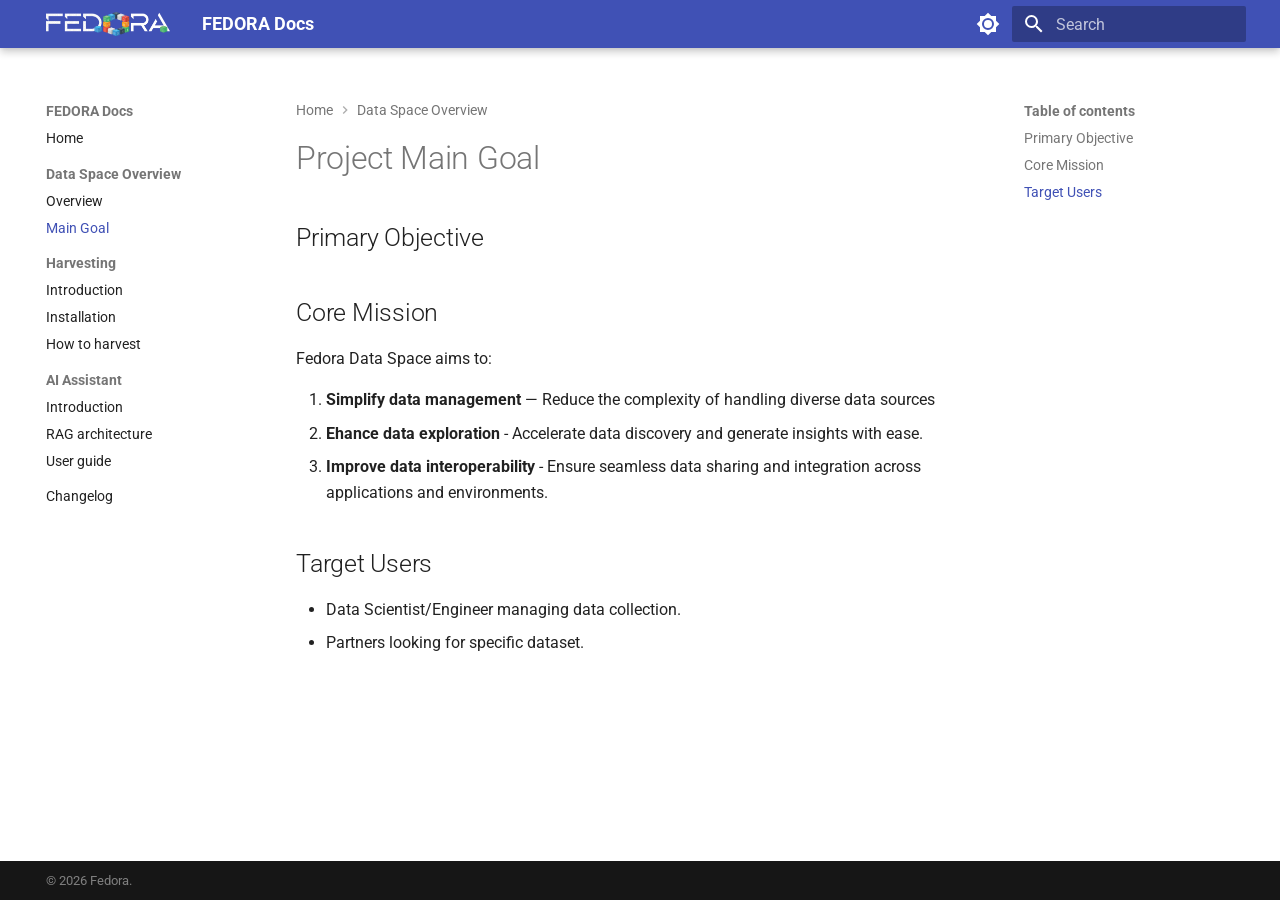
<file: overview/project-main-goal/index.html>
<!DOCTYPE html>

<html class="no-js" lang="en">
<head>
<meta charset="utf-8"/>
<meta content="width=device-width,initial-scale=1" name="viewport"/>
<link href="../fedora-overview/" rel="prev"/>
<link href="../../harvesting/introduction/" rel="next"/>
<link href="../../assets/logo/favicon.png" rel="icon"/>
<meta content="mkdocs-1.6.1, mkdocs-material-9.7.7" name="generator"/>
<title>Main Goal - FEDORA Docs</title>
<link href="../../assets/stylesheets/main.ec1eaa64.min.css" rel="stylesheet"/>
<link href="../../assets/stylesheets/palette.ab4e12ef.min.css" rel="stylesheet"/>
<link crossorigin="" href="https://fonts.gstatic.com" rel="preconnect"/>
<link href="https://fonts.googleapis.com/css?family=Roboto:300,300i,400,400i,700,700i%7CRoboto+Mono:400,400i,700,700i&amp;display=fallback" rel="stylesheet"/>
<style>:root{--md-text-font:"Roboto";--md-code-font:"Roboto Mono"}</style>
<link href="../../stylesheets/mermaid.css" rel="stylesheet"/>
<script>__md_scope=new URL("../..",location),__md_hash=e=>[...e].reduce(((e,_)=>(e<<5)-e+_.charCodeAt(0)),0),__md_get=(e,_=localStorage,t=__md_scope)=>JSON.parse(_.getItem(t.pathname+"."+e)),__md_set=(e,_,t=localStorage,a=__md_scope)=>{try{t.setItem(a.pathname+"."+e,JSON.stringify(_))}catch(e){}}</script>
</head>
<body data-md-color-accent="indigo" data-md-color-primary="indigo" data-md-color-scheme="default" dir="ltr">
<input autocomplete="off" class="md-toggle" data-md-toggle="drawer" id="__drawer" type="checkbox"/>
<input autocomplete="off" class="md-toggle" data-md-toggle="search" id="__search" type="checkbox"/>
<label class="md-overlay" for="__drawer"></label>
<div data-md-component="skip">
<a class="md-skip" href="#project-main-goal">
          Skip to content
        </a>
</div>
<div data-md-component="announce">
</div>
<header class="md-header md-header--shadow" data-md-component="header">
<nav aria-label="Header" class="md-header__inner md-grid">
<a aria-label="FEDORA Docs" class="md-header__button md-logo" data-md-component="logo" href="../.." title="FEDORA Docs">
<img alt="logo" src="../../assets/logo/fedora-logo.png"/>
</a>
<label class="md-header__button md-icon" for="__drawer">
<svg viewbox="0 0 24 24" xmlns="http://www.w3.org/2000/svg"><path d="M3 6h18v2H3zm0 5h18v2H3zm0 5h18v2H3z"></path></svg>
</label>
<div class="md-header__title" data-md-component="header-title">
<div class="md-header__ellipsis">
<div class="md-header__topic">
<span class="md-ellipsis">
            FEDORA Docs
          </span>
</div>
<div class="md-header__topic" data-md-component="header-topic">
<span class="md-ellipsis">
            
              Main Goal
            
          </span>
</div>
</div>
</div>
<form class="md-header__option" data-md-component="palette">
<input aria-label="Switch to dark mode" class="md-option" data-md-color-accent="indigo" data-md-color-media="" data-md-color-primary="indigo" data-md-color-scheme="default" id="__palette_0" name="__palette" type="radio"/>
<label class="md-header__button md-icon" for="__palette_1" hidden="" title="Switch to dark mode">
<svg viewbox="0 0 24 24" xmlns="http://www.w3.org/2000/svg"><path d="M12 8a4 4 0 0 0-4 4 4 4 0 0 0 4 4 4 4 0 0 0 4-4 4 4 0 0 0-4-4m0 10a6 6 0 0 1-6-6 6 6 0 0 1 6-6 6 6 0 0 1 6 6 6 6 0 0 1-6 6m8-9.31V4h-4.69L12 .69 8.69 4H4v4.69L.69 12 4 15.31V20h4.69L12 23.31 15.31 20H20v-4.69L23.31 12z"></path></svg>
</label>
<input aria-label="Switch to light mode" class="md-option" data-md-color-accent="indigo" data-md-color-media="" data-md-color-primary="indigo" data-md-color-scheme="slate" id="__palette_1" name="__palette" type="radio"/>
<label class="md-header__button md-icon" for="__palette_0" hidden="" title="Switch to light mode">
<svg viewbox="0 0 24 24" xmlns="http://www.w3.org/2000/svg"><path d="M12 18c-.89 0-1.74-.2-2.5-.55C11.56 16.5 13 14.42 13 12s-1.44-4.5-3.5-5.45C10.26 6.2 11.11 6 12 6a6 6 0 0 1 6 6 6 6 0 0 1-6 6m8-9.31V4h-4.69L12 .69 8.69 4H4v4.69L.69 12 4 15.31V20h4.69L12 23.31 15.31 20H20v-4.69L23.31 12z"></path></svg>
</label>
</form>
<script>var palette=__md_get("__palette");if(palette&&palette.color){if("(prefers-color-scheme)"===palette.color.media){var media=matchMedia("(prefers-color-scheme: light)"),input=document.querySelector(media.matches?"[data-md-color-media='(prefers-color-scheme: light)']":"[data-md-color-media='(prefers-color-scheme: dark)']");palette.color.media=input.getAttribute("data-md-color-media"),palette.color.scheme=input.getAttribute("data-md-color-scheme"),palette.color.primary=input.getAttribute("data-md-color-primary"),palette.color.accent=input.getAttribute("data-md-color-accent")}for(var[key,value]of Object.entries(palette.color))document.body.setAttribute("data-md-color-"+key,value)}</script>
<label class="md-header__button md-icon" for="__search">
<svg viewbox="0 0 24 24" xmlns="http://www.w3.org/2000/svg"><path d="M9.5 3A6.5 6.5 0 0 1 16 9.5c0 1.61-.59 3.09-1.56 4.23l.27.27h.79l5 5-1.5 1.5-5-5v-.79l-.27-.27A6.52 6.52 0 0 1 9.5 16 6.5 6.5 0 0 1 3 9.5 6.5 6.5 0 0 1 9.5 3m0 2C7 5 5 7 5 9.5S7 14 9.5 14 14 12 14 9.5 12 5 9.5 5"></path></svg>
</label>
<div class="md-search" data-md-component="search" role="dialog">
<label class="md-search__overlay" for="__search"></label>
<div class="md-search__inner" role="search">
<form class="md-search__form" name="search">
<input aria-label="Search" autocapitalize="off" autocomplete="off" autocorrect="off" class="md-search__input" data-md-component="search-query" name="query" placeholder="Search" required="" spellcheck="false" type="text"/>
<label class="md-search__icon md-icon" for="__search">
<svg viewbox="0 0 24 24" xmlns="http://www.w3.org/2000/svg"><path d="M9.5 3A6.5 6.5 0 0 1 16 9.5c0 1.61-.59 3.09-1.56 4.23l.27.27h.79l5 5-1.5 1.5-5-5v-.79l-.27-.27A6.52 6.52 0 0 1 9.5 16 6.5 6.5 0 0 1 3 9.5 6.5 6.5 0 0 1 9.5 3m0 2C7 5 5 7 5 9.5S7 14 9.5 14 14 12 14 9.5 12 5 9.5 5"></path></svg>
<svg viewbox="0 0 24 24" xmlns="http://www.w3.org/2000/svg"><path d="M20 11v2H8l5.5 5.5-1.42 1.42L4.16 12l7.92-7.92L13.5 5.5 8 11z"></path></svg>
</label>
<nav aria-label="Search" class="md-search__options">
<button aria-label="Clear" class="md-search__icon md-icon" tabindex="-1" title="Clear" type="reset">
<svg viewbox="0 0 24 24" xmlns="http://www.w3.org/2000/svg"><path d="M19 6.41 17.59 5 12 10.59 6.41 5 5 6.41 10.59 12 5 17.59 6.41 19 12 13.41 17.59 19 19 17.59 13.41 12z"></path></svg>
</button>
</nav>
<div class="md-search__suggest" data-md-component="search-suggest"></div>
</form>
<div class="md-search__output">
<div class="md-search__scrollwrap" data-md-scrollfix="" tabindex="0">
<div class="md-search-result" data-md-component="search-result">
<div class="md-search-result__meta">
            Initializing search
          </div>
<ol class="md-search-result__list" role="presentation"></ol>
</div>
</div>
</div>
</div>
</div>
</nav>
</header>
<div class="md-container" data-md-component="container">
<main class="md-main" data-md-component="main">
<div class="md-main__inner md-grid">
<div class="md-sidebar md-sidebar--primary" data-md-component="sidebar" data-md-type="navigation">
<div class="md-sidebar__scrollwrap">
<div class="md-sidebar__inner">
<nav aria-label="Navigation" class="md-nav md-nav--primary" data-md-level="0">
<label class="md-nav__title" for="__drawer">
<a aria-label="FEDORA Docs" class="md-nav__button md-logo" data-md-component="logo" href="../.." title="FEDORA Docs">
<img alt="logo" src="../../assets/logo/fedora-logo.png"/>
</a>
    FEDORA Docs
  </label>
<ul class="md-nav__list" data-md-scrollfix="">
<li class="md-nav__item">
<a class="md-nav__link" href="../..">
<span class="md-ellipsis">
    
  
    Home
  

    
  </span>
</a>
</li>
<li class="md-nav__item md-nav__item--active md-nav__item--section md-nav__item--nested">
<input checked="" class="md-nav__toggle md-toggle" id="__nav_2" type="checkbox"/>
<label class="md-nav__link" for="__nav_2" id="__nav_2_label" tabindex="">
<span class="md-ellipsis">
    
  
    Data Space Overview
  

    
  </span>
<span class="md-nav__icon md-icon"></span>
</label>
<nav aria-expanded="true" aria-labelledby="__nav_2_label" class="md-nav" data-md-level="1">
<label class="md-nav__title" for="__nav_2">
<span class="md-nav__icon md-icon"></span>
            
  
    Data Space Overview
  

          </label>
<ul class="md-nav__list" data-md-scrollfix="">
<li class="md-nav__item">
<a class="md-nav__link" href="../fedora-overview/">
<span class="md-ellipsis">
    
  
    Overview
  

    
  </span>
</a>
</li>
<li class="md-nav__item md-nav__item--active">
<input class="md-nav__toggle md-toggle" id="__toc" type="checkbox"/>
<label class="md-nav__link md-nav__link--active" for="__toc">
<span class="md-ellipsis">
    
  
    Main Goal
  

    
  </span>
<span class="md-nav__icon md-icon"></span>
</label>
<a class="md-nav__link md-nav__link--active" href="./">
<span class="md-ellipsis">
    
  
    Main Goal
  

    
  </span>
</a>
<nav aria-label="Table of contents" class="md-nav md-nav--secondary">
<label class="md-nav__title" for="__toc">
<span class="md-nav__icon md-icon"></span>
      Table of contents
    </label>
<ul class="md-nav__list" data-md-component="toc" data-md-scrollfix="">
<li class="md-nav__item">
<a class="md-nav__link" href="#primary-objective">
<span class="md-ellipsis">
      
        Primary Objective
      
    </span>
</a>
</li>
<li class="md-nav__item">
<a class="md-nav__link" href="#core-mission">
<span class="md-ellipsis">
      
        Core Mission
      
    </span>
</a>
</li>
<li class="md-nav__item">
<a class="md-nav__link" href="#target-users">
<span class="md-ellipsis">
      
        Target Users
      
    </span>
</a>
</li>
</ul>
</nav>
</li>
</ul>
</nav>
</li>
<li class="md-nav__item md-nav__item--section md-nav__item--nested">
<input class="md-nav__toggle md-toggle md-toggle--indeterminate" id="__nav_3" type="checkbox"/>
<label class="md-nav__link" for="__nav_3" id="__nav_3_label" tabindex="">
<span class="md-ellipsis">
    
  
    Harvesting
  

    
  </span>
<span class="md-nav__icon md-icon"></span>
</label>
<nav aria-expanded="false" aria-labelledby="__nav_3_label" class="md-nav" data-md-level="1">
<label class="md-nav__title" for="__nav_3">
<span class="md-nav__icon md-icon"></span>
            
  
    Harvesting
  

          </label>
<ul class="md-nav__list" data-md-scrollfix="">
<li class="md-nav__item">
<a class="md-nav__link" href="../../harvesting/introduction/">
<span class="md-ellipsis">
    
  
    Introduction
  

    
  </span>
</a>
</li>
<li class="md-nav__item">
<a class="md-nav__link" href="../../harvesting/installation/">
<span class="md-ellipsis">
    
  
    Installation
  

    
  </span>
</a>
</li>
<li class="md-nav__item">
<a class="md-nav__link" href="../../harvesting/how-to-harvest/">
<span class="md-ellipsis">
    
  
    How to harvest
  

    
  </span>
</a>
</li>
</ul>
</nav>
</li>
<li class="md-nav__item md-nav__item--section md-nav__item--nested">
<input class="md-nav__toggle md-toggle md-toggle--indeterminate" id="__nav_4" type="checkbox"/>
<label class="md-nav__link" for="__nav_4" id="__nav_4_label" tabindex="">
<span class="md-ellipsis">
    
  
    AI Assistant
  

    
  </span>
<span class="md-nav__icon md-icon"></span>
</label>
<nav aria-expanded="false" aria-labelledby="__nav_4_label" class="md-nav" data-md-level="1">
<label class="md-nav__title" for="__nav_4">
<span class="md-nav__icon md-icon"></span>
            
  
    AI Assistant
  

          </label>
<ul class="md-nav__list" data-md-scrollfix="">
<li class="md-nav__item">
<a class="md-nav__link" href="../../ai-assistant/introduction/">
<span class="md-ellipsis">
    
  
    Introduction
  

    
  </span>
</a>
</li>
<li class="md-nav__item">
<a class="md-nav__link" href="../../ai-assistant/architecture/">
<span class="md-ellipsis">
    
  
    RAG architecture
  

    
  </span>
</a>
</li>
<li class="md-nav__item">
<a class="md-nav__link" href="../../ai-assistant/user-guide/">
<span class="md-ellipsis">
    
  
    User guide
  

    
  </span>
</a>
</li>
</ul>
</nav>
</li>
<li class="md-nav__item">
<a class="md-nav__link" href="../../changelog/">
<span class="md-ellipsis">
    
  
    Changelog
  

    
  </span>
</a>
</li>
</ul>
</nav>
</div>
</div>
</div>
<div class="md-sidebar md-sidebar--secondary" data-md-component="sidebar" data-md-type="toc">
<div class="md-sidebar__scrollwrap">
<div class="md-sidebar__inner">
<nav aria-label="Table of contents" class="md-nav md-nav--secondary">
<label class="md-nav__title" for="__toc">
<span class="md-nav__icon md-icon"></span>
      Table of contents
    </label>
<ul class="md-nav__list" data-md-component="toc" data-md-scrollfix="">
<li class="md-nav__item">
<a class="md-nav__link" href="#primary-objective">
<span class="md-ellipsis">
      
        Primary Objective
      
    </span>
</a>
</li>
<li class="md-nav__item">
<a class="md-nav__link" href="#core-mission">
<span class="md-ellipsis">
      
        Core Mission
      
    </span>
</a>
</li>
<li class="md-nav__item">
<a class="md-nav__link" href="#target-users">
<span class="md-ellipsis">
      
        Target Users
      
    </span>
</a>
</li>
</ul>
</nav>
</div>
</div>
</div>
<div class="md-content" data-md-component="content">
<nav aria-label="Navigation" class="md-path">
<ol class="md-path__list">
<li class="md-path__item">
<a class="md-path__link" href="../..">
<span class="md-ellipsis">
    Home
  </span>
</a>
</li>
<li class="md-path__item">
<a class="md-path__link" href="../fedora-overview/">
<span class="md-ellipsis">
    Data Space Overview
  </span>
</a>
</li>
</ol>
</nav>
<article class="md-content__inner md-typeset">
<h1 id="project-main-goal">Project Main Goal<a class="headerlink" href="#project-main-goal" title="Permanent link">¶</a></h1>
<h2 id="primary-objective">Primary Objective<a class="headerlink" href="#primary-objective" title="Permanent link">¶</a></h2>
<h2 id="core-mission">Core Mission<a class="headerlink" href="#core-mission" title="Permanent link">¶</a></h2>
<p>Fedora Data Space aims to:</p>
<ol>
<li><strong>Simplify data management</strong> — Reduce the complexity of handling diverse data sources</li>
<li><strong>Ehance data exploration</strong> - Accelerate data discovery and generate insights with ease.</li>
<li><strong>Improve data interoperability</strong> - Ensure seamless data sharing and integration across applications and environments.</li>
</ol>
<h2 id="target-users">Target Users<a class="headerlink" href="#target-users" title="Permanent link">¶</a></h2>
<ul>
<li>Data Scientist/Engineer managing data collection.</li>
<li>Partners looking for specific dataset.</li>
</ul>
<!-- ## How It Works

```
Data Sources → Harvesting Pipeline → Processing → AI Analysis → Insights
``` -->
</article>
</div>
<script>var target=document.getElementById(location.hash.slice(1));target&&target.name&&(target.checked=target.name.startsWith("__tabbed_"))</script>
</div>
<button class="md-top md-icon" data-md-component="top" hidden="" type="button">
<svg viewbox="0 0 24 24" xmlns="http://www.w3.org/2000/svg"><path d="M13 20h-2V8l-5.5 5.5-1.42-1.42L12 4.16l7.92 7.92-1.42 1.42L13 8z"></path></svg>
  Back to top
</button>
</main>
<footer class="md-footer">
<div class="md-footer-meta">
<div class="md-footer-meta__inner md-grid">
<div class="md-copyright">
        © 2026 Fedora.
      </div>
</div>
</div>
</footer>
</div>
<div class="md-dialog" data-md-component="dialog">
<div class="md-dialog__inner md-typeset"></div>
</div>
<script id="__config" type="application/json">{"annotate": null, "base": "../..", "features": ["navigation.sections", "navigation.expand", "navigation.path", "navigation.top", "search.suggest", "search.highlight", "content.code.copy"], "search": "../../assets/javascripts/workers/search.2c215733.min.js", "tags": null, "translations": {"clipboard.copied": "Copied to clipboard", "clipboard.copy": "Copy to clipboard", "search.result.more.one": "1 more on this page", "search.result.more.other": "# more on this page", "search.result.none": "No matching documents", "search.result.one": "1 matching document", "search.result.other": "# matching documents", "search.result.placeholder": "Type to start searching", "search.result.term.missing": "Missing", "select.version": "Select version"}, "version": null}</script>
<script src="../../assets/javascripts/bundle.d7400e89.min.js"></script>
</body>
</html>
</file>
<file: stylesheets/mermaid.css>
.mermaid {
    overflow-x: auto;
    text-align: center;
}

.mermaid svg {
    height: auto;
    max-width: 100%;
    display: inline-block;
}
</file>
<file: assets/stylesheets/main.ec1eaa64.min.css>
@charset "UTF-8";html{-webkit-text-size-adjust:none;-moz-text-size-adjust:none;text-size-adjust:none;box-sizing:border-box}*,:after,:before{box-sizing:inherit}@media (prefers-reduced-motion){*,:after,:before{transition:none!important}}body{margin:0}a,button,input,label{-webkit-tap-highlight-color:transparent}a{color:inherit;text-decoration:none}hr{border:0;box-sizing:initial;display:block;height:.05rem;overflow:visible;padding:0}small{font-size:80%}sub,sup{line-height:1em}img{border-style:none}table{border-collapse:initial;border-spacing:0}td,th{font-weight:400;vertical-align:top}button{background:#0000;border:0;font-family:inherit;font-size:inherit;margin:0;padding:0}input{border:0;outline:none}:root{--md-primary-fg-color:#4051b5;--md-primary-fg-color--light:#5d6cc0;--md-primary-fg-color--dark:#303fa1;--md-primary-bg-color:#fff;--md-primary-bg-color--light:#ffffffb3;--md-accent-fg-color:#526cfe;--md-accent-fg-color--transparent:#526cfe1a;--md-accent-bg-color:#fff;--md-accent-bg-color--light:#ffffffb3}[data-md-color-scheme=default]{color-scheme:light}[data-md-color-scheme=default] img[src$="#gh-dark-mode-only"],[data-md-color-scheme=default] img[src$="#only-dark"]{display:none}:root,[data-md-color-scheme=default]{--md-hue:225deg;--md-default-fg-color:#000000de;--md-default-fg-color--light:#0000008a;--md-default-fg-color--lighter:#00000052;--md-default-fg-color--lightest:#00000012;--md-default-bg-color:#fff;--md-default-bg-color--light:#ffffffb3;--md-default-bg-color--lighter:#ffffff4d;--md-default-bg-color--lightest:#ffffff1f;--md-code-fg-color:#36464e;--md-code-bg-color:#f5f5f5;--md-code-bg-color--light:#f5f5f5b3;--md-code-bg-color--lighter:#f5f5f54d;--md-code-hl-color:#4287ff;--md-code-hl-color--light:#4287ff1a;--md-code-hl-number-color:#d52a2a;--md-code-hl-special-color:#db1457;--md-code-hl-function-color:#a846b9;--md-code-hl-constant-color:#6e59d9;--md-code-hl-keyword-color:#3f6ec6;--md-code-hl-string-color:#1c7d4d;--md-code-hl-name-color:var(--md-code-fg-color);--md-code-hl-operator-color:var(--md-default-fg-color--light);--md-code-hl-punctuation-color:var(--md-default-fg-color--light);--md-code-hl-comment-color:var(--md-default-fg-color--light);--md-code-hl-generic-color:var(--md-default-fg-color--light);--md-code-hl-variable-color:var(--md-default-fg-color--light);--md-typeset-color:var(--md-default-fg-color);--md-typeset-a-color:var(--md-primary-fg-color);--md-typeset-del-color:#f5503d26;--md-typeset-ins-color:#0bd57026;--md-typeset-kbd-color:#fafafa;--md-typeset-kbd-accent-color:#fff;--md-typeset-kbd-border-color:#b8b8b8;--md-typeset-mark-color:#ffff0080;--md-typeset-table-color:#0000001f;--md-typeset-table-color--light:rgba(0,0,0,.035);--md-admonition-fg-color:var(--md-default-fg-color);--md-admonition-bg-color:var(--md-default-bg-color);--md-warning-fg-color:#000000de;--md-warning-bg-color:#ff9;--md-footer-fg-color:#fff;--md-footer-fg-color--light:#ffffffb3;--md-footer-fg-color--lighter:#ffffff73;--md-footer-bg-color:#000000de;--md-footer-bg-color--dark:#00000052;--md-shadow-z1:0 0.2rem 0.5rem #0000000d,0 0 0.05rem #0000001a;--md-shadow-z2:0 0.2rem 0.5rem #0000001a,0 0 0.05rem #00000040;--md-shadow-z3:0 0.2rem 0.5rem #0003,0 0 0.05rem #00000059}.md-icon svg{fill:currentcolor;display:block;height:1.2rem;width:1.2rem}body{-webkit-font-smoothing:antialiased;-moz-osx-font-smoothing:grayscale;--md-text-font-family:var(--md-text-font,_),-apple-system,BlinkMacSystemFont,Helvetica,Arial,sans-serif;--md-code-font-family:var(--md-code-font,_),SFMono-Regular,Consolas,Menlo,monospace}aside,body,input{font-feature-settings:"kern","liga";color:var(--md-typeset-color);font-family:var(--md-text-font-family)}code,kbd,pre{font-feature-settings:"kern";font-family:var(--md-code-font-family)}:root{--md-typeset-table-sort-icon:url('data:image/svg+xml;charset=utf-8,<svg xmlns="http://www.w3.org/2000/svg" viewBox="0 0 24 24"><path d="m18 21-4-4h3V7h-3l4-4 4 4h-3v10h3M2 19v-2h10v2M2 13v-2h7v2M2 7V5h4v2z"/></svg>');--md-typeset-table-sort-icon--asc:url('data:image/svg+xml;charset=utf-8,<svg xmlns="http://www.w3.org/2000/svg" viewBox="0 0 24 24"><path d="M19 17h3l-4 4-4-4h3V3h2M2 17h10v2H2M6 5v2H2V5m0 6h7v2H2z"/></svg>');--md-typeset-table-sort-icon--desc:url('data:image/svg+xml;charset=utf-8,<svg xmlns="http://www.w3.org/2000/svg" viewBox="0 0 24 24"><path d="M19 7h3l-4-4-4 4h3v14h2M2 17h10v2H2M6 5v2H2V5m0 6h7v2H2z"/></svg>')}.md-typeset{-webkit-print-color-adjust:exact;color-adjust:exact;font-size:.8rem;line-height:1.6;overflow-wrap:break-word}@media print{.md-typeset{font-size:.68rem}}.md-typeset blockquote,.md-typeset dl,.md-typeset figure,.md-typeset ol,.md-typeset pre,.md-typeset ul{margin-bottom:1em;margin-top:1em}.md-typeset h1{color:var(--md-default-fg-color--light);font-size:2em;line-height:1.3;margin:0 0 1.25em}.md-typeset h1,.md-typeset h2{font-weight:300;letter-spacing:-.01em}.md-typeset h2{font-size:1.5625em;line-height:1.4;margin:1.6em 0 .64em}.md-typeset h3{font-size:1.25em;font-weight:400;letter-spacing:-.01em;line-height:1.5;margin:1.6em 0 .8em}.md-typeset h2+h3{margin-top:.8em}.md-typeset h4{font-weight:700;letter-spacing:-.01em;margin:1em 0}.md-typeset h5,.md-typeset h6{color:var(--md-default-fg-color--light);font-size:.8em;font-weight:700;letter-spacing:-.01em;margin:1.25em 0}.md-typeset h5{text-transform:uppercase}.md-typeset h5 code{text-transform:none}.md-typeset hr{border-bottom:.05rem solid var(--md-default-fg-color--lightest);display:flow-root;margin:1.5em 0}.md-typeset a{color:var(--md-typeset-a-color);word-break:break-word}.md-typeset a,.md-typeset a:before{transition:color 125ms}.md-typeset a:focus,.md-typeset a:hover{color:var(--md-accent-fg-color)}.md-typeset a:focus code,.md-typeset a:hover code{background-color:var(--md-accent-fg-color--transparent);color:var(--md-accent-fg-color)}.md-typeset a code{color:var(--md-typeset-a-color)}.md-typeset a.focus-visible{outline-color:var(--md-accent-fg-color);outline-offset:.2rem}.md-typeset code,.md-typeset kbd,.md-typeset pre{color:var(--md-code-fg-color);direction:ltr;font-variant-ligatures:none;transition:background-color 125ms}@media print{.md-typeset code,.md-typeset kbd,.md-typeset pre{white-space:pre-wrap}}.md-typeset code{background-color:var(--md-code-bg-color);border-radius:.1rem;-webkit-box-decoration-break:clone;box-decoration-break:clone;font-size:.85em;padding:0 .2941176471em;transition:color 125ms,background-color 125ms;word-break:break-word}.md-typeset code:not(.focus-visible){-webkit-tap-highlight-color:transparent;outline:none}.md-typeset pre{display:flow-root;line-height:1.4;position:relative}.md-typeset pre>code{-webkit-box-decoration-break:slice;box-decoration-break:slice;box-shadow:none;display:block;margin:0;outline-color:var(--md-accent-fg-color);overflow:auto;padding:.7720588235em 1.1764705882em;scrollbar-color:var(--md-default-fg-color--lighter) #0000;scrollbar-width:thin;touch-action:auto;word-break:normal}.md-typeset pre>code:hover{scrollbar-color:var(--md-accent-fg-color) #0000}.md-typeset pre>code::-webkit-scrollbar{height:.2rem;width:.2rem}.md-typeset pre>code::-webkit-scrollbar-thumb{background-color:var(--md-default-fg-color--lighter)}.md-typeset pre>code::-webkit-scrollbar-thumb:hover{background-color:var(--md-accent-fg-color)}.md-typeset kbd{background-color:var(--md-typeset-kbd-color);border-radius:.1rem;box-shadow:0 .1rem 0 .05rem var(--md-typeset-kbd-border-color),0 .1rem 0 var(--md-typeset-kbd-border-color),0 -.1rem .2rem var(--md-typeset-kbd-accent-color) inset;color:var(--md-default-fg-color);display:inline-block;font-size:.75em;padding:0 .6666666667em;vertical-align:text-top;word-break:break-word}.md-typeset mark{background-color:var(--md-typeset-mark-color);-webkit-box-decoration-break:clone;box-decoration-break:clone;color:inherit;word-break:break-word}.md-typeset abbr{cursor:help;text-decoration:none}.md-typeset [data-preview],.md-typeset abbr{border-bottom:.05rem dotted var(--md-default-fg-color--light)}.md-typeset small{opacity:.75}[dir=ltr] .md-typeset sub,[dir=ltr] .md-typeset sup{margin-left:.078125em}[dir=rtl] .md-typeset sub,[dir=rtl] .md-typeset sup{margin-right:.078125em}[dir=ltr] .md-typeset blockquote{padding-left:.6rem}[dir=rtl] .md-typeset blockquote{padding-right:.6rem}[dir=ltr] .md-typeset blockquote{border-left:.2rem solid var(--md-default-fg-color--lighter)}[dir=rtl] .md-typeset blockquote{border-right:.2rem solid var(--md-default-fg-color--lighter)}.md-typeset blockquote{color:var(--md-default-fg-color--light);margin-left:0;margin-right:0}.md-typeset ul{list-style-type:disc}.md-typeset ul[type]{list-style-type:revert-layer}[dir=ltr] .md-typeset ol,[dir=ltr] .md-typeset ul{margin-left:.625em}[dir=rtl] .md-typeset ol,[dir=rtl] .md-typeset ul{margin-right:.625em}.md-typeset ol,.md-typeset ul{padding:0}.md-typeset ol:not([hidden]),.md-typeset ul:not([hidden]){display:flow-root}.md-typeset ol ol,.md-typeset ul ol{list-style-type:lower-alpha}.md-typeset ol ol ol,.md-typeset ul ol ol{list-style-type:lower-roman}.md-typeset ol ol ol ol,.md-typeset ul ol ol ol{list-style-type:upper-alpha}.md-typeset ol ol ol ol ol,.md-typeset ul ol ol ol ol{list-style-type:upper-roman}.md-typeset ol[type],.md-typeset ul[type]{list-style-type:revert-layer}[dir=ltr] .md-typeset ol li,[dir=ltr] .md-typeset ul li{margin-left:1.25em}[dir=rtl] .md-typeset ol li,[dir=rtl] .md-typeset ul li{margin-right:1.25em}.md-typeset ol li,.md-typeset ul li{margin-bottom:.5em}.md-typeset ol li blockquote,.md-typeset ol li p,.md-typeset ul li blockquote,.md-typeset ul li p{margin:.5em 0}.md-typeset ol li:last-child,.md-typeset ul li:last-child{margin-bottom:0}[dir=ltr] .md-typeset ol li ol,[dir=ltr] .md-typeset ol li ul,[dir=ltr] .md-typeset ul li ol,[dir=ltr] .md-typeset ul li ul{margin-left:.625em}[dir=rtl] .md-typeset ol li ol,[dir=rtl] .md-typeset ol li ul,[dir=rtl] .md-typeset ul li ol,[dir=rtl] .md-typeset ul li ul{margin-right:.625em}.md-typeset ol li ol,.md-typeset ol li ul,.md-typeset ul li ol,.md-typeset ul li ul{margin-bottom:.5em;margin-top:.5em}[dir=ltr] .md-typeset dd{margin-left:1.875em}[dir=rtl] .md-typeset dd{margin-right:1.875em}.md-typeset dd{margin-bottom:1.5em;margin-top:1em}.md-typeset img,.md-typeset svg,.md-typeset video{height:auto;max-width:100%}.md-typeset img[align=left]{margin:1em 1em 1em 0}.md-typeset img[align=right]{margin:1em 0 1em 1em}.md-typeset img[align]:only-child{margin-top:0}.md-typeset figure{display:flow-root;margin:1em auto;max-width:100%;text-align:center;width:fit-content}.md-typeset figure img{display:block;margin:0 auto}.md-typeset figcaption{font-style:italic;margin:1em auto;max-width:24rem}.md-typeset iframe{max-width:100%}.md-typeset table:not([class]){background-color:var(--md-default-bg-color);border:.05rem solid var(--md-typeset-table-color);border-radius:.1rem;display:inline-block;font-size:.64rem;max-width:100%;overflow:auto;touch-action:auto}@media print{.md-typeset table:not([class]){display:table}}.md-typeset table:not([class])+*{margin-top:1.5em}.md-typeset table:not([class]) td>:first-child,.md-typeset table:not([class]) th>:first-child{margin-top:0}.md-typeset table:not([class]) td>:last-child,.md-typeset table:not([class]) th>:last-child{margin-bottom:0}.md-typeset table:not([class]) td:not([align]),.md-typeset table:not([class]) th:not([align]){text-align:left}[dir=rtl] .md-typeset table:not([class]) td:not([align]),[dir=rtl] .md-typeset table:not([class]) th:not([align]){text-align:right}.md-typeset table:not([class]) th{font-weight:700;min-width:5rem;padding:.9375em 1.25em;vertical-align:top}.md-typeset table:not([class]) td{border-top:.05rem solid var(--md-typeset-table-color);padding:.9375em 1.25em;vertical-align:top}.md-typeset table:not([class]) tbody tr{transition:background-color 125ms}.md-typeset table:not([class]) tbody tr:hover{background-color:var(--md-typeset-table-color--light);box-shadow:0 .05rem 0 var(--md-default-bg-color) inset}.md-typeset table:not([class]) a{word-break:normal}.md-typeset table th[role=columnheader]{cursor:pointer}[dir=ltr] .md-typeset table th[role=columnheader]:after{margin-left:.5em}[dir=rtl] .md-typeset table th[role=columnheader]:after{margin-right:.5em}.md-typeset table th[role=columnheader]:after{content:"";display:inline-block;height:1.2em;-webkit-mask-image:var(--md-typeset-table-sort-icon);mask-image:var(--md-typeset-table-sort-icon);-webkit-mask-repeat:no-repeat;mask-repeat:no-repeat;-webkit-mask-size:contain;mask-size:contain;transition:background-color 125ms;vertical-align:text-bottom;width:1.2em}.md-typeset table th[role=columnheader]:hover:after{background-color:var(--md-default-fg-color--lighter)}.md-typeset table th[role=columnheader][aria-sort=ascending]:after{background-color:var(--md-default-fg-color--light);-webkit-mask-image:var(--md-typeset-table-sort-icon--asc);mask-image:var(--md-typeset-table-sort-icon--asc)}.md-typeset table th[role=columnheader][aria-sort=descending]:after{background-color:var(--md-default-fg-color--light);-webkit-mask-image:var(--md-typeset-table-sort-icon--desc);mask-image:var(--md-typeset-table-sort-icon--desc)}.md-typeset__scrollwrap{margin:1em -.8rem;overflow-x:auto;touch-action:auto}.md-typeset__table{display:inline-block;margin-bottom:.5em;padding:0 .8rem}@media print{.md-typeset__table{display:block}}html .md-typeset__table table{display:table;margin:0;overflow:hidden;width:100%}@media screen and (max-width:44.984375em){.md-content__inner>pre{margin:1em -.8rem}.md-content__inner>pre code{border-radius:0}}.md-typeset .md-author{border-radius:100%;display:block;flex-shrink:0;height:1.6rem;overflow:hidden;position:relative;transition:color 125ms,transform 125ms;width:1.6rem}.md-typeset .md-author img{display:block}.md-typeset .md-author--more{background:var(--md-default-fg-color--lightest);color:var(--md-default-fg-color--lighter);font-size:.6rem;font-weight:700;line-height:1.6rem;text-align:center}.md-typeset .md-author--long{height:2.4rem;width:2.4rem}.md-typeset a.md-author{transform:scale(1)}.md-typeset a.md-author img{border-radius:100%;filter:grayscale(100%) opacity(75%);transition:filter 125ms}.md-typeset a.md-author:focus,.md-typeset a.md-author:hover{transform:scale(1.1);z-index:1}.md-typeset a.md-author:focus img,.md-typeset a.md-author:hover img{filter:grayscale(0)}.md-banner{background-color:var(--md-footer-bg-color);color:var(--md-footer-fg-color);overflow:auto}@media print{.md-banner{display:none}}.md-banner--warning{background-color:var(--md-warning-bg-color);color:var(--md-warning-fg-color)}.md-banner__inner{font-size:.7rem;margin:.6rem auto;padding:0 .8rem}[dir=ltr] .md-banner__button{float:right}[dir=rtl] .md-banner__button{float:left}.md-banner__button{color:inherit;cursor:pointer;transition:opacity .25s}.no-js .md-banner__button{display:none}.md-banner__button:hover{opacity:.7}html{font-size:125%;height:100%;overflow-x:hidden}@media screen and (min-width:100em){html{font-size:137.5%}}@media screen and (min-width:125em){html{font-size:150%}}body{background-color:var(--md-default-bg-color);display:flex;flex-direction:column;font-size:.5rem;min-height:100%;position:relative;width:100%}@media print{body{display:block}}@media screen and (max-width:59.984375em){body[data-md-scrolllock]{position:fixed}}.md-grid{margin-left:auto;margin-right:auto;max-width:61rem}.md-container{display:flex;flex-direction:column;flex-grow:1}@media print{.md-container{display:block}}.md-main{flex-grow:1}.md-main__inner{display:flex;height:100%;margin-top:1.5rem}.md-ellipsis{overflow:hidden;text-overflow:ellipsis}.md-toggle{display:none}.md-option{height:0;opacity:0;position:absolute;width:0}.md-option:checked+label:not([hidden]){display:block}.md-option.focus-visible+label{outline-color:var(--md-accent-fg-color);outline-style:auto}.md-skip{background-color:var(--md-default-fg-color);border-radius:.1rem;color:var(--md-default-bg-color);font-size:.64rem;margin:.5rem;opacity:0;outline-color:var(--md-accent-fg-color);padding:.3rem .5rem;position:fixed;transform:translateY(.4rem);z-index:-1}.md-skip:focus{opacity:1;transform:translateY(0);transition:transform .25s cubic-bezier(.4,0,.2,1),opacity 175ms 75ms;z-index:10}@page{margin:25mm}:root{--md-clipboard-icon:url('data:image/svg+xml;charset=utf-8,<svg xmlns="http://www.w3.org/2000/svg" viewBox="0 0 24 24"><path d="M19 21H8V7h11m0-2H8a2 2 0 0 0-2 2v14a2 2 0 0 0 2 2h11a2 2 0 0 0 2-2V7a2 2 0 0 0-2-2m-3-4H4a2 2 0 0 0-2 2v14h2V3h12z"/></svg>')}.md-clipboard{border-radius:.1rem;color:var(--md-default-fg-color--lightest);cursor:pointer;height:1.5em;outline-color:var(--md-accent-fg-color);outline-offset:.1rem;transition:color .25s;width:1.5em;z-index:1}@media print{.md-clipboard{display:none}}.md-clipboard:not(.focus-visible){-webkit-tap-highlight-color:transparent;outline:none}:hover>.md-clipboard{color:var(--md-default-fg-color--light)}.md-clipboard:focus,.md-clipboard:hover{color:var(--md-accent-fg-color)}.md-clipboard:after{background-color:currentcolor;content:"";display:block;height:1.125em;margin:0 auto;-webkit-mask-image:var(--md-clipboard-icon);mask-image:var(--md-clipboard-icon);-webkit-mask-position:center;mask-position:center;-webkit-mask-repeat:no-repeat;mask-repeat:no-repeat;-webkit-mask-size:contain;mask-size:contain;width:1.125em}.md-clipboard--inline{cursor:pointer}.md-clipboard--inline code{transition:color .25s,background-color .25s}.md-clipboard--inline:focus code,.md-clipboard--inline:hover code{background-color:var(--md-accent-fg-color--transparent);color:var(--md-accent-fg-color)}:root{--md-code-select-icon:url('data:image/svg+xml;charset=utf-8,<svg xmlns="http://www.w3.org/2000/svg" viewBox="0 0 24 24"><path d="M19 19h-4v2h4c1.1 0 2-.9 2-2v-4h-2m0-12h-4v2h4v4h2V5c0-1.1-.9-2-2-2M5 5h4V3H5c-1.1 0-2 .9-2 2v4h2m0 6H3v4c0 1.1.9 2 2 2h4v-2H5zm2-4h2v2H7zm4 0h2v2h-2zm4 0h2v2h-2zM7 7h2v2H7zm4 0h2v2h-2zm4 0h2v2h-2zm-8 8h2v2H7zm4 0h2v2h-2zm4 0h2v2h-2z"/></svg>');--md-code-copy-icon:url('data:image/svg+xml;charset=utf-8,<svg xmlns="http://www.w3.org/2000/svg" viewBox="0 0 24 24"><path d="M19 21H8V7h11m0-2H8a2 2 0 0 0-2 2v14a2 2 0 0 0 2 2h11a2 2 0 0 0 2-2V7a2 2 0 0 0-2-2m-3-4H4a2 2 0 0 0-2 2v14h2V3h12z"/></svg>')}.md-typeset .md-code__content{display:grid}.md-code__nav{background-color:var(--md-code-bg-color--lighter);border-radius:.1rem;display:flex;gap:.2rem;padding:.2rem;position:absolute;right:.25em;top:.25em;transition:background-color .25s;z-index:1}:hover>.md-code__nav{background-color:var(--md-code-bg-color--light)}.md-code__button{color:var(--md-default-fg-color--lightest);cursor:pointer;display:block;height:1.5em;outline-color:var(--md-accent-fg-color);outline-offset:.1rem;transition:color .25s;width:1.5em}:hover>*>.md-code__button{color:var(--md-default-fg-color--light)}.md-code__button.focus-visible,.md-code__button:hover{color:var(--md-accent-fg-color)}.md-code__button--active{color:var(--md-default-fg-color)!important}.md-code__button:after{background-color:currentcolor;content:"";display:block;height:1.125em;margin:0 auto;-webkit-mask-position:center;mask-position:center;-webkit-mask-repeat:no-repeat;mask-repeat:no-repeat;-webkit-mask-size:contain;mask-size:contain;width:1.125em}.md-code__button[data-md-type=select]:after{-webkit-mask-image:var(--md-code-select-icon);mask-image:var(--md-code-select-icon)}.md-code__button[data-md-type=copy]:after{-webkit-mask-image:var(--md-code-copy-icon);mask-image:var(--md-code-copy-icon)}@keyframes consent{0%{opacity:0;transform:translateY(100%)}to{opacity:1;transform:translateY(0)}}@keyframes overlay{0%{opacity:0}to{opacity:1}}.md-consent__overlay{animation:overlay .25s both;-webkit-backdrop-filter:blur(.1rem);backdrop-filter:blur(.1rem);background-color:#0000008a;height:100%;opacity:1;position:fixed;top:0;width:100%;z-index:5}.md-consent__inner{animation:consent .5s cubic-bezier(.1,.7,.1,1) both;background-color:var(--md-default-bg-color);border:0;border-radius:.1rem;bottom:0;box-shadow:0 0 .2rem #0000001a,0 .2rem .4rem #0003;max-height:100%;overflow:auto;padding:0;position:fixed;width:100%;z-index:5}.md-consent__form{padding:.8rem}.md-consent__settings{display:none;margin:1em 0}input:checked+.md-consent__settings{display:block}.md-consent__controls{margin-bottom:.8rem}.md-typeset .md-consent__controls .md-button{display:inline}@media screen and (max-width:44.984375em){.md-typeset .md-consent__controls .md-button{display:block;margin-top:.4rem;text-align:center;width:100%}}.md-consent label{cursor:pointer}.md-content{flex-grow:1;min-width:0}.md-content__inner{margin:0 .8rem 1.2rem;padding-top:.6rem}@media screen and (min-width:76.25em){[dir=ltr] .md-sidebar--primary:not([hidden])~.md-content>.md-content__inner{margin-left:1.2rem}[dir=ltr] .md-sidebar--secondary:not([hidden])~.md-content>.md-content__inner,[dir=rtl] .md-sidebar--primary:not([hidden])~.md-content>.md-content__inner{margin-right:1.2rem}[dir=rtl] .md-sidebar--secondary:not([hidden])~.md-content>.md-content__inner{margin-left:1.2rem}}.md-content__inner:before{content:"";display:block;height:.4rem}.md-content__inner>:last-child{margin-bottom:0}[dir=ltr] .md-content__button{float:right}[dir=rtl] .md-content__button{float:left}[dir=ltr] .md-content__button{margin-left:.4rem}[dir=rtl] .md-content__button{margin-right:.4rem}.md-content__button{margin:.4rem 0;padding:0}@media print{.md-content__button{display:none}}.md-typeset .md-content__button{color:var(--md-default-fg-color--lighter)}.md-content__button svg{display:inline;vertical-align:top}[dir=rtl] .md-content__button svg{transform:scaleX(-1)}[dir=ltr] .md-dialog{right:.8rem}[dir=rtl] .md-dialog{left:.8rem}.md-dialog{background-color:var(--md-default-fg-color);border-radius:.1rem;bottom:.8rem;box-shadow:var(--md-shadow-z3);min-width:11.1rem;opacity:0;padding:.4rem .6rem;pointer-events:none;position:fixed;transform:translateY(100%);transition:transform 0ms .4s,opacity .4s;z-index:4}@media print{.md-dialog{display:none}}.md-dialog--active{opacity:1;pointer-events:auto;transform:translateY(0);transition:transform .4s cubic-bezier(.075,.85,.175,1),opacity .4s}.md-dialog__inner{color:var(--md-default-bg-color);font-size:.7rem}.md-feedback{margin:2em 0 1em;text-align:center}.md-feedback fieldset{border:none;margin:0;padding:0}.md-feedback__title{font-weight:700;margin:1em auto}.md-feedback__inner{position:relative}.md-feedback__list{display:flex;flex-wrap:wrap;place-content:baseline center;position:relative}.md-feedback__list:hover .md-icon:not(:disabled){color:var(--md-default-fg-color--lighter)}:disabled .md-feedback__list{min-height:1.8rem}.md-feedback__icon{color:var(--md-default-fg-color--light);cursor:pointer;flex-shrink:0;margin:0 .1rem;transition:color 125ms}.md-feedback__icon:not(:disabled).md-icon:hover{color:var(--md-accent-fg-color)}.md-feedback__icon:disabled{color:var(--md-default-fg-color--lightest);pointer-events:none}.md-feedback__note{opacity:0;position:relative;transform:translateY(.4rem);transition:transform .4s cubic-bezier(.1,.7,.1,1),opacity .15s}.md-feedback__note>*{margin:0 auto;max-width:16rem}:disabled .md-feedback__note{opacity:1;transform:translateY(0)}@media print{.md-feedback{display:none}}.md-footer{background-color:var(--md-footer-bg-color);color:var(--md-footer-fg-color)}@media print{.md-footer{display:none}}.md-footer__inner{justify-content:space-between;overflow:auto;padding:.2rem}.md-footer__inner:not([hidden]){display:flex}.md-footer__link{align-items:end;display:flex;flex-grow:0.01;margin-bottom:.4rem;margin-top:1rem;max-width:100%;outline-color:var(--md-accent-fg-color);overflow:hidden;transition:opacity .25s}.md-footer__link:focus,.md-footer__link:hover{opacity:.7}[dir=rtl] .md-footer__link svg{transform:scaleX(-1)}@media screen and (max-width:44.984375em){.md-footer__link--prev{flex-shrink:0}.md-footer__link--prev .md-footer__title{display:none}}[dir=ltr] .md-footer__link--next{margin-left:auto}[dir=rtl] .md-footer__link--next{margin-right:auto}.md-footer__link--next{text-align:right}[dir=rtl] .md-footer__link--next{text-align:left}.md-footer__title{flex-grow:1;font-size:.9rem;margin-bottom:.7rem;max-width:calc(100% - 2.4rem);padding:0 1rem;white-space:nowrap}.md-footer__button{margin:.2rem;padding:.4rem}.md-footer__direction{font-size:.64rem;opacity:.7}.md-footer-meta{background-color:var(--md-footer-bg-color--dark)}.md-footer-meta__inner{display:flex;flex-wrap:wrap;justify-content:space-between;padding:.2rem}html .md-footer-meta.md-typeset a{color:var(--md-footer-fg-color--light)}html .md-footer-meta.md-typeset a:focus,html .md-footer-meta.md-typeset a:hover{color:var(--md-footer-fg-color)}.md-copyright{color:var(--md-footer-fg-color--lighter);font-size:.64rem;margin:auto .6rem;padding:.4rem 0;width:100%}@media screen and (min-width:45em){.md-copyright{width:auto}}.md-copyright__highlight{color:var(--md-footer-fg-color--light)}.md-social{display:inline-flex;gap:.2rem;margin:0 .4rem;padding:.2rem 0 .6rem}@media screen and (min-width:45em){.md-social{padding:.6rem 0}}.md-social__link{display:inline-block;height:1.6rem;text-align:center;width:1.6rem}.md-social__link:before{line-height:1.9}.md-social__link svg{fill:currentcolor;max-height:.8rem;vertical-align:-25%}.md-typeset .md-button{border:.1rem solid;border-radius:.1rem;color:var(--md-primary-fg-color);cursor:pointer;display:inline-block;font-weight:700;padding:.625em 2em;transition:color 125ms,background-color 125ms,border-color 125ms}.md-typeset .md-button--primary{background-color:var(--md-primary-fg-color);border-color:var(--md-primary-fg-color);color:var(--md-primary-bg-color)}.md-typeset .md-button:focus,.md-typeset .md-button:hover{background-color:var(--md-accent-fg-color);border-color:var(--md-accent-fg-color);color:var(--md-accent-bg-color)}[dir=ltr] .md-typeset .md-input{border-top-left-radius:.1rem}[dir=ltr] .md-typeset .md-input,[dir=rtl] .md-typeset .md-input{border-top-right-radius:.1rem}[dir=rtl] .md-typeset .md-input{border-top-left-radius:.1rem}.md-typeset .md-input{border-bottom:.1rem solid var(--md-default-fg-color--lighter);box-shadow:var(--md-shadow-z1);font-size:.8rem;height:1.8rem;padding:0 .6rem;transition:border .25s,box-shadow .25s}.md-typeset .md-input:focus,.md-typeset .md-input:hover{border-bottom-color:var(--md-accent-fg-color);box-shadow:var(--md-shadow-z2)}.md-typeset .md-input--stretch{width:100%}.md-header{background-color:var(--md-primary-fg-color);box-shadow:0 0 .2rem #0000,0 .2rem .4rem #0000;color:var(--md-primary-bg-color);display:block;left:0;position:sticky;right:0;top:0;z-index:4}@media print{.md-header{display:none}}.md-header[hidden]{transform:translateY(-100%);transition:transform .25s cubic-bezier(.8,0,.6,1),box-shadow .25s}.md-header--shadow{box-shadow:0 0 .2rem #0000001a,0 .2rem .4rem #0003;transition:transform .25s cubic-bezier(.1,.7,.1,1),box-shadow .25s}.md-header__inner{align-items:center;display:flex;padding:0 .2rem}.md-header__button{color:currentcolor;cursor:pointer;margin:.2rem;outline-color:var(--md-accent-fg-color);padding:.4rem;position:relative;transition:opacity .25s;vertical-align:middle;z-index:1}.md-header__button:hover{opacity:.7}.md-header__button:not([hidden]){display:inline-block}.md-header__button:not(.focus-visible){-webkit-tap-highlight-color:transparent;outline:none}.md-header__button.md-logo{margin:.2rem;padding:.4rem}@media screen and (max-width:76.234375em){.md-header__button.md-logo{display:none}}.md-header__button.md-logo img,.md-header__button.md-logo svg{fill:currentcolor;display:block;height:1.2rem;width:auto}@media screen and (min-width:60em){.md-header__button[for=__search]{display:none}}.no-js .md-header__button[for=__search]{display:none}[dir=rtl] .md-header__button[for=__search] svg{transform:scaleX(-1)}@media screen and (min-width:76.25em){.md-header__button[for=__drawer]{display:none}}.md-header__topic{display:flex;max-width:100%;position:absolute;transition:transform .4s cubic-bezier(.1,.7,.1,1),opacity .15s;white-space:nowrap}.md-header__topic+.md-header__topic{opacity:0;pointer-events:none;transform:translateX(1.25rem);transition:transform .4s cubic-bezier(1,.7,.1,.1),opacity .15s;z-index:-1}[dir=rtl] .md-header__topic+.md-header__topic{transform:translateX(-1.25rem)}.md-header__topic:first-child{font-weight:700}[dir=ltr] .md-header__title{margin-left:1rem;margin-right:.4rem}[dir=rtl] .md-header__title{margin-left:.4rem;margin-right:1rem}.md-header__title{flex-grow:1;font-size:.9rem;height:2.4rem;line-height:2.4rem}.md-header__title--active .md-header__topic{opacity:0;pointer-events:none;transform:translateX(-1.25rem);transition:transform .4s cubic-bezier(1,.7,.1,.1),opacity .15s;z-index:-1}[dir=rtl] .md-header__title--active .md-header__topic{transform:translateX(1.25rem)}.md-header__title--active .md-header__topic+.md-header__topic{opacity:1;pointer-events:auto;transform:translateX(0);transition:transform .4s cubic-bezier(.1,.7,.1,1),opacity .15s;z-index:0}.md-header__title>.md-header__ellipsis{height:100%;position:relative;width:100%}.md-header__option{display:flex;flex-shrink:0;max-width:100%;transition:max-width 0ms .25s,opacity .25s .25s;white-space:nowrap}[data-md-toggle=search]:checked~.md-header .md-header__option{max-width:0;opacity:0;transition:max-width 0ms,opacity 0ms}.md-header__option>input{bottom:0}.md-header__source{display:none}@media screen and (min-width:60em){[dir=ltr] .md-header__source{margin-left:1rem}[dir=rtl] .md-header__source{margin-right:1rem}.md-header__source{display:block;max-width:11.7rem;width:11.7rem}}@media screen and (min-width:76.25em){[dir=ltr] .md-header__source{margin-left:1.4rem}[dir=rtl] .md-header__source{margin-right:1.4rem}}.md-meta{color:var(--md-default-fg-color--light);font-size:.7rem;line-height:1.3}.md-meta__list{display:inline-flex;flex-wrap:wrap;list-style:none;margin:0;padding:0}.md-meta__item:not(:last-child):after{content:"·";margin-left:.2rem;margin-right:.2rem}.md-meta__link{color:var(--md-typeset-a-color)}.md-meta__link:focus,.md-meta__link:hover{color:var(--md-accent-fg-color)}.md-draft{background-color:#ff1744;border-radius:.125em;color:#fff;display:inline-block;font-weight:700;padding-left:.5714285714em;padding-right:.5714285714em}:root{--md-nav-icon--prev:url('data:image/svg+xml;charset=utf-8,<svg xmlns="http://www.w3.org/2000/svg" viewBox="0 0 24 24"><path d="M20 11v2H8l5.5 5.5-1.42 1.42L4.16 12l7.92-7.92L13.5 5.5 8 11z"/></svg>');--md-nav-icon--next:url('data:image/svg+xml;charset=utf-8,<svg xmlns="http://www.w3.org/2000/svg" viewBox="0 0 24 24"><path d="M8.59 16.58 13.17 12 8.59 7.41 10 6l6 6-6 6z"/></svg>');--md-toc-icon:url('data:image/svg+xml;charset=utf-8,<svg xmlns="http://www.w3.org/2000/svg" viewBox="0 0 24 24"><path d="M3 9h14V7H3zm0 4h14v-2H3zm0 4h14v-2H3zm16 0h2v-2h-2zm0-10v2h2V7zm0 6h2v-2h-2z"/></svg>')}.md-nav{font-size:.7rem;line-height:1.3}.md-nav__title{color:var(--md-default-fg-color--light);display:block;font-weight:700;overflow:hidden;padding:0 .6rem;text-overflow:ellipsis}.md-nav__title .md-nav__button{display:none}.md-nav__title .md-nav__button img{height:100%;width:auto}.md-nav__title .md-nav__button.md-logo img,.md-nav__title .md-nav__button.md-logo svg{fill:currentcolor;display:block;height:2.4rem;max-width:100%;object-fit:contain;width:auto}.md-nav__list{list-style:none;margin:0;padding:0}.md-nav__link{align-items:flex-start;display:flex;gap:.4rem;margin-top:.625em;scroll-snap-align:start;transition:color 125ms}.md-nav__link--passed,.md-nav__link--passed code{color:var(--md-default-fg-color--light)}.md-nav__item .md-nav__link--active,.md-nav__item .md-nav__link--active code{color:var(--md-typeset-a-color)}.md-nav__link .md-ellipsis{position:relative}.md-nav__link .md-ellipsis code{word-break:normal}[dir=ltr] .md-nav__link .md-icon:last-child{margin-left:auto}[dir=rtl] .md-nav__link .md-icon:last-child{margin-right:auto}.md-nav__link .md-typeset{font-size:.7rem;line-height:1.3}.md-nav__link svg{fill:currentcolor;flex-shrink:0;height:1.3em;position:relative}.md-nav__link[for]:focus,.md-nav__link[for]:hover,.md-nav__link[href]:focus,.md-nav__link[href]:hover{color:var(--md-accent-fg-color);cursor:pointer}.md-nav__link[for]:focus code,.md-nav__link[for]:hover code,.md-nav__link[href]:focus code,.md-nav__link[href]:hover code{background-color:var(--md-accent-fg-color--transparent);color:var(--md-accent-fg-color)}.md-nav__link.focus-visible{outline-color:var(--md-accent-fg-color);outline-offset:.2rem}.md-nav--primary .md-nav__link[for=__toc]{display:none}.md-nav--primary .md-nav__link[for=__toc] .md-icon:after{background-color:currentcolor;display:block;height:100%;-webkit-mask-image:var(--md-toc-icon);mask-image:var(--md-toc-icon);width:100%}.md-nav--primary .md-nav__link[for=__toc]~.md-nav{display:none}.md-nav__container>.md-nav__link{margin-top:0}.md-nav__container>.md-nav__link:first-child{flex-grow:1;min-width:0}.md-nav__icon{flex-shrink:0}.md-nav__source{display:none}@media screen and (max-width:76.234375em){.md-nav--primary,.md-nav--primary .md-nav{background-color:var(--md-default-bg-color);display:flex;flex-direction:column;height:100%;left:0;position:absolute;right:0;top:0;z-index:1}.md-nav--primary .md-nav__item,.md-nav--primary .md-nav__title{font-size:.8rem;line-height:1.5}.md-nav--primary .md-nav__title{background-color:var(--md-default-fg-color--lightest);color:var(--md-default-fg-color--light);cursor:pointer;height:5.6rem;line-height:2.4rem;padding:3rem .8rem .2rem;position:relative;white-space:nowrap}[dir=ltr] .md-nav--primary .md-nav__title .md-nav__icon{left:.4rem}[dir=rtl] .md-nav--primary .md-nav__title .md-nav__icon{right:.4rem}.md-nav--primary .md-nav__title .md-nav__icon{display:block;height:1.2rem;margin:.2rem;position:absolute;top:.4rem;width:1.2rem}.md-nav--primary .md-nav__title .md-nav__icon:after{background-color:currentcolor;content:"";display:block;height:100%;-webkit-mask-image:var(--md-nav-icon--prev);mask-image:var(--md-nav-icon--prev);-webkit-mask-position:center;mask-position:center;-webkit-mask-repeat:no-repeat;mask-repeat:no-repeat;-webkit-mask-size:contain;mask-size:contain;width:100%}.md-nav--primary .md-nav__title~.md-nav__list{background-color:var(--md-default-bg-color);box-shadow:0 .05rem 0 var(--md-default-fg-color--lightest) inset;overflow-y:auto;scroll-snap-type:y mandatory;touch-action:pan-y}.md-nav--primary .md-nav__title~.md-nav__list>:first-child{border-top:0}.md-nav--primary .md-nav__title[for=__drawer]{background-color:var(--md-primary-fg-color);color:var(--md-primary-bg-color);font-weight:700}.md-nav--primary .md-nav__title .md-logo{display:block;left:.2rem;margin:.2rem;padding:.4rem;position:absolute;right:.2rem;top:.2rem}.md-nav--primary .md-nav__list{flex:1}.md-nav--primary .md-nav__item{border-top:.05rem solid var(--md-default-fg-color--lightest)}.md-nav--primary .md-nav__item--active>.md-nav__link{color:var(--md-typeset-a-color)}.md-nav--primary .md-nav__item--active>.md-nav__link:focus,.md-nav--primary .md-nav__item--active>.md-nav__link:hover{color:var(--md-accent-fg-color)}.md-nav--primary .md-nav__link{margin-top:0;padding:.6rem .8rem}.md-nav--primary .md-nav__link svg{margin-top:.1em}.md-nav--primary .md-nav__link>.md-nav__link{padding:0}[dir=ltr] .md-nav--primary .md-nav__link .md-nav__icon{margin-right:-.2rem}[dir=rtl] .md-nav--primary .md-nav__link .md-nav__icon{margin-left:-.2rem}.md-nav--primary .md-nav__link .md-nav__icon{font-size:1.2rem;height:1.2rem;width:1.2rem}.md-nav--primary .md-nav__link .md-nav__icon:after{background-color:currentcolor;content:"";display:block;height:100%;-webkit-mask-image:var(--md-nav-icon--next);mask-image:var(--md-nav-icon--next);-webkit-mask-position:center;mask-position:center;-webkit-mask-repeat:no-repeat;mask-repeat:no-repeat;-webkit-mask-size:contain;mask-size:contain;width:100%}[dir=rtl] .md-nav--primary .md-nav__icon:after{transform:scale(-1)}.md-nav--primary .md-nav--secondary .md-nav{background-color:initial;position:static}[dir=ltr] .md-nav--primary .md-nav--secondary .md-nav .md-nav__link{padding-left:1.4rem}[dir=rtl] .md-nav--primary .md-nav--secondary .md-nav .md-nav__link{padding-right:1.4rem}[dir=ltr] .md-nav--primary .md-nav--secondary .md-nav .md-nav .md-nav__link{padding-left:2rem}[dir=rtl] .md-nav--primary .md-nav--secondary .md-nav .md-nav .md-nav__link{padding-right:2rem}[dir=ltr] .md-nav--primary .md-nav--secondary .md-nav .md-nav .md-nav .md-nav__link{padding-left:2.6rem}[dir=rtl] .md-nav--primary .md-nav--secondary .md-nav .md-nav .md-nav .md-nav__link{padding-right:2.6rem}[dir=ltr] .md-nav--primary .md-nav--secondary .md-nav .md-nav .md-nav .md-nav .md-nav__link{padding-left:3.2rem}[dir=rtl] .md-nav--primary .md-nav--secondary .md-nav .md-nav .md-nav .md-nav .md-nav__link{padding-right:3.2rem}.md-nav--secondary{background-color:initial}.md-nav__toggle~.md-nav{display:flex;opacity:0;transform:translateX(100%);transition:transform .25s cubic-bezier(.8,0,.6,1),opacity 125ms 50ms}[dir=rtl] .md-nav__toggle~.md-nav{transform:translateX(-100%)}.md-nav__toggle:checked~.md-nav{opacity:1;transform:translateX(0);transition:transform .25s cubic-bezier(.4,0,.2,1),opacity 125ms 125ms}.md-nav__toggle:checked~.md-nav>.md-nav__list{backface-visibility:hidden}}@media screen and (max-width:59.984375em){.md-nav--primary .md-nav__link[for=__toc]{display:flex}.md-nav--primary .md-nav__link[for=__toc] .md-icon:after{content:""}.md-nav--primary .md-nav__link[for=__toc]+.md-nav__link{display:none}.md-nav--primary .md-nav__link[for=__toc]~.md-nav{display:flex}.md-nav__source{background-color:var(--md-primary-fg-color--dark);color:var(--md-primary-bg-color);display:block;padding:0 .2rem}}@media screen and (min-width:60em) and (max-width:76.234375em){.md-nav--integrated .md-nav__link[for=__toc]{display:flex}.md-nav--integrated .md-nav__link[for=__toc] .md-icon:after{content:""}.md-nav--integrated .md-nav__link[for=__toc]+.md-nav__link{display:none}.md-nav--integrated .md-nav__link[for=__toc]~.md-nav{display:flex}}@media screen and (min-width:60em){.md-nav{margin-bottom:-.4rem}.md-nav--secondary .md-nav__title{background:var(--md-default-bg-color);box-shadow:0 0 .4rem .4rem var(--md-default-bg-color);position:sticky;top:0;z-index:1}.md-nav--secondary .md-nav__title[for=__toc]{scroll-snap-align:start}.md-nav--secondary .md-nav__title .md-nav__icon{display:none}[dir=ltr] .md-nav--secondary .md-nav__list{padding-left:.6rem}[dir=rtl] .md-nav--secondary .md-nav__list{padding-right:.6rem}.md-nav--secondary .md-nav__list{padding-bottom:.4rem}[dir=ltr] .md-nav--secondary .md-nav__item>.md-nav__link{margin-right:.4rem}[dir=rtl] .md-nav--secondary .md-nav__item>.md-nav__link{margin-left:.4rem}}@media screen and (min-width:76.25em){.md-nav{margin-bottom:-.4rem;transition:max-height .25s cubic-bezier(.86,0,.07,1)}.md-nav--primary .md-nav__title{background:var(--md-default-bg-color);box-shadow:0 0 .4rem .4rem var(--md-default-bg-color);position:sticky;top:0;z-index:1}.md-nav--primary .md-nav__title[for=__drawer]{scroll-snap-align:start}.md-nav--primary .md-nav__title .md-nav__icon{display:none}[dir=ltr] .md-nav--primary .md-nav__list{padding-left:.6rem}[dir=rtl] .md-nav--primary .md-nav__list{padding-right:.6rem}.md-nav--primary .md-nav__list{padding-bottom:.4rem}[dir=ltr] .md-nav--primary .md-nav__item>.md-nav__link{margin-right:.4rem}[dir=rtl] .md-nav--primary .md-nav__item>.md-nav__link{margin-left:.4rem}.md-nav__toggle~.md-nav{display:grid;grid-template-rows:minmax(.4rem,0fr);opacity:0;transition:grid-template-rows .25s cubic-bezier(.86,0,.07,1),opacity .25s,visibility 0ms .25s;visibility:collapse}.md-nav__toggle~.md-nav>.md-nav__list{overflow:hidden}.md-nav__toggle.md-toggle--indeterminate~.md-nav,.md-nav__toggle:checked~.md-nav{grid-template-rows:minmax(.4rem,1fr);opacity:1;transition:grid-template-rows .25s cubic-bezier(.86,0,.07,1),opacity .15s .1s,visibility 0ms;visibility:visible}.md-nav__toggle.md-toggle--indeterminate~.md-nav{transition:none}.md-nav__item--nested>.md-nav>.md-nav__title{display:none}.md-nav__item--section{display:block;margin:1.25em 0}.md-nav__item--section:last-child{margin-bottom:0}.md-nav__item--section>.md-nav__link{font-weight:700}.md-nav__item--section>.md-nav__link[for]{color:var(--md-default-fg-color--light)}.md-nav__item--section>.md-nav__link:not(.md-nav__container){pointer-events:none}.md-nav__item--section>.md-nav__link .md-icon,.md-nav__item--section>.md-nav__link>[for]{display:none}[dir=ltr] .md-nav__item--section>.md-nav{margin-left:-.6rem}[dir=rtl] .md-nav__item--section>.md-nav{margin-right:-.6rem}.md-nav__item--section>.md-nav{display:block;opacity:1;visibility:visible}.md-nav__item--section>.md-nav>.md-nav__list>.md-nav__item{padding:0}.md-nav__icon{border-radius:100%;height:.9rem;transition:background-color .25s;width:.9rem}.md-nav__icon:hover{background-color:var(--md-accent-fg-color--transparent)}.md-nav__icon:after{background-color:currentcolor;border-radius:100%;content:"";display:inline-block;height:100%;-webkit-mask-image:var(--md-nav-icon--next);mask-image:var(--md-nav-icon--next);-webkit-mask-position:center;mask-position:center;-webkit-mask-repeat:no-repeat;mask-repeat:no-repeat;-webkit-mask-size:contain;mask-size:contain;transition:transform .25s;vertical-align:-.1rem;width:100%}[dir=rtl] .md-nav__icon:after{transform:rotate(180deg)}.md-nav__item--nested .md-nav__toggle:checked~.md-nav__link .md-nav__icon:after,.md-nav__item--nested .md-toggle--indeterminate~.md-nav__link .md-nav__icon:after{transform:rotate(90deg)}.md-nav--lifted>.md-nav__list>.md-nav__item,.md-nav--lifted>.md-nav__title{display:none}.md-nav--lifted>.md-nav__list>.md-nav__item--active{display:block}.md-nav--lifted>.md-nav__list>.md-nav__item--active>.md-nav__link{background:var(--md-default-bg-color);box-shadow:0 0 .4rem .4rem var(--md-default-bg-color);margin-top:0;position:sticky;top:0;z-index:1}.md-nav--lifted>.md-nav__list>.md-nav__item--active>.md-nav__link:not(.md-nav__container){pointer-events:none}.md-nav--lifted>.md-nav__list>.md-nav__item--active.md-nav__item--section{margin:0}[dir=ltr] .md-nav--lifted>.md-nav__list>.md-nav__item>.md-nav:not(.md-nav--secondary){margin-left:-.6rem}[dir=rtl] .md-nav--lifted>.md-nav__list>.md-nav__item>.md-nav:not(.md-nav--secondary){margin-right:-.6rem}.md-nav--lifted>.md-nav__list>.md-nav__item>[for]{color:var(--md-default-fg-color--light)}.md-nav--lifted .md-nav[data-md-level="1"]{grid-template-rows:minmax(.4rem,1fr);opacity:1;visibility:visible}[dir=ltr] .md-nav--integrated>.md-nav__list>.md-nav__item--active .md-nav--secondary{border-left:.05rem solid var(--md-primary-fg-color)}[dir=rtl] .md-nav--integrated>.md-nav__list>.md-nav__item--active .md-nav--secondary{border-right:.05rem solid var(--md-primary-fg-color)}.md-nav--integrated>.md-nav__list>.md-nav__item--active .md-nav--secondary{display:block;margin-bottom:1.25em;opacity:1;visibility:visible}.md-nav--integrated>.md-nav__list>.md-nav__item--active .md-nav--secondary>.md-nav__list{overflow:visible;padding-bottom:0}.md-nav--integrated>.md-nav__list>.md-nav__item--active .md-nav--secondary>.md-nav__title{display:none}}.md-pagination{font-size:.8rem;font-weight:700;gap:.4rem}.md-pagination,.md-pagination>*{align-items:center;display:flex;justify-content:center}.md-pagination>*{border-radius:.2rem;height:1.8rem;min-width:1.8rem;text-align:center}.md-pagination__current{background-color:var(--md-default-fg-color--lightest);color:var(--md-default-fg-color--light)}.md-pagination__link{transition:color 125ms,background-color 125ms}.md-pagination__link:focus,.md-pagination__link:hover{background-color:var(--md-accent-fg-color--transparent);color:var(--md-accent-fg-color)}.md-pagination__link:focus svg,.md-pagination__link:hover svg{color:var(--md-accent-fg-color)}.md-pagination__link.focus-visible{outline-color:var(--md-accent-fg-color);outline-offset:.2rem}.md-pagination__link svg{fill:currentcolor;color:var(--md-default-fg-color--lighter);display:block;max-height:100%;width:1.2rem}:root{--md-path-icon:url('data:image/svg+xml;charset=utf-8,<svg xmlns="http://www.w3.org/2000/svg" viewBox="0 0 24 24"><path d="M8.59 16.58 13.17 12 8.59 7.41 10 6l6 6-6 6z"/></svg>')}.md-path{font-size:.7rem;margin:0 .8rem;overflow:auto;padding-top:1.2rem}.md-path:not([hidden]){display:block}@media screen and (min-width:76.25em){.md-path{margin:0 1.2rem}}.md-path__list{align-items:center;display:flex;gap:.2rem;list-style:none;margin:0;padding:0}.md-path__item:not(:first-child){display:inline-flex;gap:.2rem;white-space:nowrap}.md-path__item:not(:first-child):before{background-color:var(--md-default-fg-color--lighter);content:"";display:inline;height:.8rem;-webkit-mask-image:var(--md-path-icon);mask-image:var(--md-path-icon);width:.8rem}.md-path__link{align-items:center;color:var(--md-default-fg-color--light);display:flex}.md-path__link:focus,.md-path__link:hover{color:var(--md-accent-fg-color)}:root{--md-post-pin-icon:url('data:image/svg+xml;charset=utf-8,<svg xmlns="http://www.w3.org/2000/svg" viewBox="0 0 24 24"><path d="M16 12V4h1V2H7v2h1v8l-2 2v2h5.2v6h1.6v-6H18v-2z"/></svg>')}.md-post__back{border-bottom:.05rem solid var(--md-default-fg-color--lightest);margin-bottom:1.2rem;padding-bottom:1.2rem}@media screen and (max-width:76.234375em){.md-post__back{display:none}}[dir=rtl] .md-post__back svg{transform:scaleX(-1)}.md-post__authors{display:flex;flex-direction:column;gap:.6rem;margin:0 .6rem 1.2rem}.md-post .md-post__meta a{transition:color 125ms}.md-post .md-post__meta a:focus,.md-post .md-post__meta a:hover{color:var(--md-accent-fg-color)}.md-post__title{color:var(--md-default-fg-color--light);font-weight:700}.md-post--excerpt{margin-bottom:3.2rem}.md-post--excerpt .md-post__header{align-items:center;display:flex;gap:.6rem;min-height:1.6rem}.md-post--excerpt .md-post__authors{align-items:center;display:inline-flex;flex-direction:row;gap:.2rem;margin:0;min-height:2.4rem}[dir=ltr] .md-post--excerpt .md-post__meta .md-meta__list{margin-right:.4rem}[dir=rtl] .md-post--excerpt .md-post__meta .md-meta__list{margin-left:.4rem}.md-post--excerpt .md-post__content>:first-child{--md-scroll-margin:6rem;margin-top:0}.md-post>.md-nav--secondary{margin:1em 0}.md-pin{background:var(--md-default-fg-color--lightest);border-radius:1rem;margin-top:-.05rem;padding:.2rem}.md-pin:after{background-color:currentcolor;content:"";display:block;height:.6rem;margin:0 auto;-webkit-mask-image:var(--md-post-pin-icon);mask-image:var(--md-post-pin-icon);-webkit-mask-position:center;mask-position:center;-webkit-mask-repeat:no-repeat;mask-repeat:no-repeat;-webkit-mask-size:contain;mask-size:contain;width:.6rem}.md-profile{align-items:center;display:flex;font-size:.7rem;gap:.6rem;line-height:1.4;width:100%}.md-profile__description{flex-grow:1}.md-content--post{display:flex}@media screen and (max-width:76.234375em){.md-content--post{flex-flow:column-reverse}}.md-content--post>.md-content__inner{flex-grow:1;min-width:0}@media screen and (min-width:76.25em){[dir=ltr] .md-content--post>.md-content__inner{margin-left:1.2rem}[dir=rtl] .md-content--post>.md-content__inner{margin-right:1.2rem}}@media screen and (max-width:76.234375em){.md-sidebar.md-sidebar--post{padding:0;position:static;width:100%}.md-sidebar.md-sidebar--post .md-sidebar__scrollwrap{overflow:visible}.md-sidebar.md-sidebar--post .md-sidebar__inner{padding:0}.md-sidebar.md-sidebar--post .md-post__meta{margin-left:.6rem;margin-right:.6rem}.md-sidebar.md-sidebar--post .md-nav__item{border:none;display:inline}.md-sidebar.md-sidebar--post .md-nav__list{display:inline-flex;flex-wrap:wrap;gap:.6rem;padding-bottom:.6rem;padding-top:.6rem}.md-sidebar.md-sidebar--post .md-nav__link{padding:0}.md-sidebar.md-sidebar--post .md-nav{height:auto;margin-bottom:0;position:static}}:root{--md-progress-value:0;--md-progress-delay:400ms}.md-progress{background:var(--md-primary-bg-color);height:.075rem;opacity:min(clamp(0,var(--md-progress-value),1),clamp(0,100 - var(--md-progress-value),1));position:fixed;top:0;transform:scaleX(calc(var(--md-progress-value)*1%));transform-origin:left;transition:transform .5s cubic-bezier(.19,1,.22,1),opacity .25s var(--md-progress-delay);width:100%;z-index:4}:root{--md-search-result-icon:url('data:image/svg+xml;charset=utf-8,<svg xmlns="http://www.w3.org/2000/svg" viewBox="0 0 24 24"><path d="M14 2H6a2 2 0 0 0-2 2v16a2 2 0 0 0 2 2h7c-.41-.25-.8-.56-1.14-.9-.33-.33-.61-.7-.86-1.1H6V4h7v5h5v1.18c.71.16 1.39.43 2 .82V8zm6.31 16.9c1.33-2.11.69-4.9-1.4-6.22-2.11-1.33-4.91-.68-6.22 1.4-1.34 2.11-.69 4.89 1.4 6.22 1.46.93 3.32.93 4.79.02L22 23.39 23.39 22zm-3.81.1a2.5 2.5 0 0 1-2.5-2.5 2.5 2.5 0 0 1 2.5-2.5 2.5 2.5 0 0 1 2.5 2.5 2.5 2.5 0 0 1-2.5 2.5"/></svg>')}.md-search{position:relative}@media screen and (min-width:60em){.md-search{padding:.2rem 0}}.no-js .md-search{display:none}.md-search__overlay{opacity:0;z-index:1}@media screen and (max-width:59.984375em){[dir=ltr] .md-search__overlay{left:-2.2rem}[dir=rtl] .md-search__overlay{right:-2.2rem}.md-search__overlay{background-color:var(--md-default-bg-color);border-radius:1rem;height:2rem;overflow:hidden;pointer-events:none;position:absolute;top:-1rem;transform-origin:center;transition:transform .3s .1s,opacity .2s .2s;width:2rem}[data-md-toggle=search]:checked~.md-header .md-search__overlay{opacity:1;transition:transform .4s,opacity .1s}}@media screen and (min-width:60em){[dir=ltr] .md-search__overlay{left:0}[dir=rtl] .md-search__overlay{right:0}.md-search__overlay{background-color:#0000008a;cursor:pointer;height:0;position:fixed;top:0;transition:width 0ms .25s,height 0ms .25s,opacity .25s;width:0}[data-md-toggle=search]:checked~.md-header .md-search__overlay{height:200vh;opacity:1;transition:width 0ms,height 0ms,opacity .25s;width:100%}}@media screen and (max-width:29.984375em){[data-md-toggle=search]:checked~.md-header .md-search__overlay{transform:scale(45)}}@media screen and (min-width:30em) and (max-width:44.984375em){[data-md-toggle=search]:checked~.md-header .md-search__overlay{transform:scale(60)}}@media screen and (min-width:45em) and (max-width:59.984375em){[data-md-toggle=search]:checked~.md-header .md-search__overlay{transform:scale(75)}}.md-search__inner{backface-visibility:hidden}@media screen and (max-width:59.984375em){[dir=ltr] .md-search__inner{left:0}[dir=rtl] .md-search__inner{right:0}.md-search__inner{height:0;opacity:0;overflow:hidden;position:fixed;top:0;transform:translateX(5%);transition:width 0ms .3s,height 0ms .3s,transform .15s cubic-bezier(.4,0,.2,1) .15s,opacity .15s .15s;width:0;z-index:2}[dir=rtl] .md-search__inner{transform:translateX(-5%)}[data-md-toggle=search]:checked~.md-header .md-search__inner{height:100%;opacity:1;transform:translateX(0);transition:width 0ms 0ms,height 0ms 0ms,transform .15s cubic-bezier(.1,.7,.1,1) .15s,opacity .15s .15s;width:100%}}@media screen and (min-width:60em){[dir=ltr] .md-search__inner{float:right}[dir=rtl] .md-search__inner{float:left}.md-search__inner{padding:.1rem 0;position:relative;transition:width .25s cubic-bezier(.1,.7,.1,1);width:11.7rem}}@media screen and (min-width:60em) and (max-width:76.234375em){[data-md-toggle=search]:checked~.md-header .md-search__inner{width:23.4rem}}@media screen and (min-width:76.25em){[data-md-toggle=search]:checked~.md-header .md-search__inner{width:34.4rem}}.md-search__form{background-color:var(--md-default-bg-color);box-shadow:0 0 .6rem #0000;height:2.4rem;position:relative;transition:color .25s,background-color .25s;z-index:2}@media screen and (min-width:60em){.md-search__form{background-color:#00000042;border-radius:.1rem;height:1.8rem}.md-search__form:hover{background-color:#ffffff1f}}[data-md-toggle=search]:checked~.md-header .md-search__form{background-color:var(--md-default-bg-color);border-radius:.1rem .1rem 0 0;box-shadow:0 0 .6rem #00000012;color:var(--md-default-fg-color)}[dir=ltr] .md-search__input{padding-left:3.6rem;padding-right:2.2rem}[dir=rtl] .md-search__input{padding-left:2.2rem;padding-right:3.6rem}.md-search__input{background:#0000;font-size:.9rem;height:100%;position:relative;text-overflow:ellipsis;width:100%;z-index:2}.md-search__input::placeholder{transition:color .25s}.md-search__input::placeholder,.md-search__input~.md-search__icon{color:var(--md-default-fg-color--light)}.md-search__input::-ms-clear{display:none}@media screen and (max-width:59.984375em){.md-search__input{font-size:.9rem;height:2.4rem;width:100%}}@media screen and (min-width:60em){[dir=ltr] .md-search__input{padding-left:2.2rem}[dir=rtl] .md-search__input{padding-right:2.2rem}.md-search__input{color:inherit;font-size:.8rem}.md-search__input::placeholder{color:var(--md-primary-bg-color--light)}.md-search__input+.md-search__icon{color:var(--md-primary-bg-color)}[data-md-toggle=search]:checked~.md-header .md-search__input{text-overflow:clip}[data-md-toggle=search]:checked~.md-header .md-search__input+.md-search__icon{color:var(--md-default-fg-color--light)}[data-md-toggle=search]:checked~.md-header .md-search__input::placeholder{color:#0000}}.md-search__icon{cursor:pointer;display:inline-block;height:1.2rem;transition:color .25s,opacity .25s;width:1.2rem}.md-search__icon:hover{opacity:.7}[dir=ltr] .md-search__icon[for=__search]{left:.5rem}[dir=rtl] .md-search__icon[for=__search]{right:.5rem}.md-search__icon[for=__search]{position:absolute;top:.3rem;z-index:2}[dir=rtl] .md-search__icon[for=__search] svg{transform:scaleX(-1)}@media screen and (max-width:59.984375em){[dir=ltr] .md-search__icon[for=__search]{left:.8rem}[dir=rtl] .md-search__icon[for=__search]{right:.8rem}.md-search__icon[for=__search]{top:.6rem}.md-search__icon[for=__search] svg:first-child{display:none}}@media screen and (min-width:60em){.md-search__icon[for=__search]{pointer-events:none}.md-search__icon[for=__search] svg:last-child{display:none}}[dir=ltr] .md-search__options{right:.5rem}[dir=rtl] .md-search__options{left:.5rem}.md-search__options{pointer-events:none;position:absolute;top:.3rem;z-index:2}@media screen and (max-width:59.984375em){[dir=ltr] .md-search__options{right:.8rem}[dir=rtl] .md-search__options{left:.8rem}.md-search__options{top:.6rem}}[dir=ltr] .md-search__options>.md-icon{margin-left:.2rem}[dir=rtl] .md-search__options>.md-icon{margin-right:.2rem}.md-search__options>.md-icon{color:var(--md-default-fg-color--light);opacity:0;transform:scale(.75);transition:transform .15s cubic-bezier(.1,.7,.1,1),opacity .15s}.md-search__options>.md-icon:not(.focus-visible){-webkit-tap-highlight-color:transparent;outline:none}[data-md-toggle=search]:checked~.md-header .md-search__input:valid~.md-search__options>.md-icon{opacity:1;pointer-events:auto;transform:scale(1)}[data-md-toggle=search]:checked~.md-header .md-search__input:valid~.md-search__options>.md-icon:hover{opacity:.7}[dir=ltr] .md-search__suggest{padding-left:3.6rem;padding-right:2.2rem}[dir=rtl] .md-search__suggest{padding-left:2.2rem;padding-right:3.6rem}.md-search__suggest{align-items:center;color:var(--md-default-fg-color--lighter);display:flex;font-size:.9rem;height:100%;opacity:0;position:absolute;top:0;transition:opacity 50ms;white-space:pre;width:100%}@media screen and (min-width:60em){[dir=ltr] .md-search__suggest{padding-left:2.2rem}[dir=rtl] .md-search__suggest{padding-right:2.2rem}.md-search__suggest{font-size:.8rem}}[data-md-toggle=search]:checked~.md-header .md-search__suggest{opacity:1;transition:opacity .3s .1s}[dir=ltr] .md-search__output{border-bottom-left-radius:.1rem}[dir=ltr] .md-search__output,[dir=rtl] .md-search__output{border-bottom-right-radius:.1rem}[dir=rtl] .md-search__output{border-bottom-left-radius:.1rem}.md-search__output{overflow:hidden;position:absolute;width:100%;z-index:1}@media screen and (max-width:59.984375em){.md-search__output{bottom:0;top:2.4rem}}@media screen and (min-width:60em){.md-search__output{opacity:0;top:1.9rem;transition:opacity .4s}[data-md-toggle=search]:checked~.md-header .md-search__output{box-shadow:var(--md-shadow-z3);opacity:1}}.md-search__scrollwrap{backface-visibility:hidden;background-color:var(--md-default-bg-color);height:100%;overflow-y:auto;touch-action:pan-y}@media (-webkit-max-device-pixel-ratio:1),(max-resolution:1dppx){.md-search__scrollwrap{transform:translateZ(0)}}@media screen and (min-width:60em) and (max-width:76.234375em){.md-search__scrollwrap{width:23.4rem}}@media screen and (min-width:76.25em){.md-search__scrollwrap{width:34.4rem}}@media screen and (min-width:60em){.md-search__scrollwrap{max-height:0;scrollbar-color:var(--md-default-fg-color--lighter) #0000;scrollbar-width:thin}[data-md-toggle=search]:checked~.md-header .md-search__scrollwrap{max-height:75vh}.md-search__scrollwrap:hover{scrollbar-color:var(--md-accent-fg-color) #0000}.md-search__scrollwrap::-webkit-scrollbar{height:.2rem;width:.2rem}.md-search__scrollwrap::-webkit-scrollbar-thumb{background-color:var(--md-default-fg-color--lighter)}.md-search__scrollwrap::-webkit-scrollbar-thumb:hover{background-color:var(--md-accent-fg-color)}}.md-search-result{color:var(--md-default-fg-color);word-break:break-word}.md-search-result__meta{background-color:var(--md-default-fg-color--lightest);color:var(--md-default-fg-color--light);font-size:.64rem;line-height:1.8rem;padding:0 .8rem;scroll-snap-align:start}@media screen and (min-width:60em){[dir=ltr] .md-search-result__meta{padding-left:2.2rem}[dir=rtl] .md-search-result__meta{padding-right:2.2rem}}.md-search-result__list{list-style:none;margin:0;padding:0;-webkit-user-select:none;user-select:none}.md-search-result__item{box-shadow:0 -.05rem var(--md-default-fg-color--lightest)}.md-search-result__item:first-child{box-shadow:none}.md-search-result__link{display:block;outline:none;scroll-snap-align:start;transition:background-color .25s}.md-search-result__link:focus,.md-search-result__link:hover{background-color:var(--md-accent-fg-color--transparent)}.md-search-result__link:last-child p:last-child{margin-bottom:.6rem}.md-search-result__more>summary{cursor:pointer;display:block;outline:none;position:sticky;scroll-snap-align:start;top:0;z-index:1}.md-search-result__more>summary::marker{display:none}.md-search-result__more>summary::-webkit-details-marker{display:none}.md-search-result__more>summary>div{color:var(--md-typeset-a-color);font-size:.64rem;padding:.75em .8rem;transition:color .25s,background-color .25s}@media screen and (min-width:60em){[dir=ltr] .md-search-result__more>summary>div{padding-left:2.2rem}[dir=rtl] .md-search-result__more>summary>div{padding-right:2.2rem}}.md-search-result__more>summary:focus>div,.md-search-result__more>summary:hover>div{background-color:var(--md-accent-fg-color--transparent);color:var(--md-accent-fg-color)}.md-search-result__more[open]>summary{background-color:var(--md-default-bg-color)}.md-search-result__article{overflow:hidden;padding:0 .8rem;position:relative}@media screen and (min-width:60em){[dir=ltr] .md-search-result__article{padding-left:2.2rem}[dir=rtl] .md-search-result__article{padding-right:2.2rem}}[dir=ltr] .md-search-result__icon{left:0}[dir=rtl] .md-search-result__icon{right:0}.md-search-result__icon{color:var(--md-default-fg-color--light);height:1.2rem;margin:.5rem;position:absolute;width:1.2rem}@media screen and (max-width:59.984375em){.md-search-result__icon{display:none}}.md-search-result__icon:after{background-color:currentcolor;content:"";display:inline-block;height:100%;-webkit-mask-image:var(--md-search-result-icon);mask-image:var(--md-search-result-icon);-webkit-mask-position:center;mask-position:center;-webkit-mask-repeat:no-repeat;mask-repeat:no-repeat;-webkit-mask-size:contain;mask-size:contain;width:100%}[dir=rtl] .md-search-result__icon:after{transform:scaleX(-1)}.md-search-result .md-typeset{color:var(--md-default-fg-color--light);font-size:.64rem;line-height:1.6}.md-search-result .md-typeset h1{color:var(--md-default-fg-color);font-size:.8rem;font-weight:400;line-height:1.4;margin:.55rem 0}.md-search-result .md-typeset h1 mark{text-decoration:none}.md-search-result .md-typeset h2{color:var(--md-default-fg-color);font-size:.64rem;font-weight:700;line-height:1.6;margin:.5em 0}.md-search-result .md-typeset h2 mark{text-decoration:none}.md-search-result__terms{color:var(--md-default-fg-color);display:block;font-size:.64rem;font-style:italic;margin:.5em 0}.md-search-result mark{background-color:initial;color:var(--md-accent-fg-color);text-decoration:underline}.md-select{position:relative;z-index:1}.md-select__inner{background-color:var(--md-default-bg-color);border-radius:.1rem;box-shadow:var(--md-shadow-z2);color:var(--md-default-fg-color);left:50%;margin-top:.2rem;max-height:0;opacity:0;position:absolute;top:calc(100% - .2rem);transform:translate3d(-50%,.3rem,0);transition:transform .25s 375ms,opacity .25s .25s,max-height 0ms .5s}.md-select:focus-within .md-select__inner,.md-select:hover .md-select__inner{max-height:10rem;opacity:1;transform:translate3d(-50%,0,0);transition:transform .25s cubic-bezier(.1,.7,.1,1),opacity .25s,max-height 0ms}.md-select__inner:after{border-bottom:.2rem solid #0000;border-bottom-color:var(--md-default-bg-color);border-left:.2rem solid #0000;border-right:.2rem solid #0000;border-top:0;content:"";height:0;left:50%;margin-left:-.2rem;margin-top:-.2rem;position:absolute;top:0;width:0}.md-select__list{border-radius:.1rem;font-size:.8rem;list-style-type:none;margin:0;max-height:inherit;overflow:auto;padding:0}.md-select__item{line-height:1.8rem}[dir=ltr] .md-select__link{padding-left:.6rem;padding-right:1.2rem}[dir=rtl] .md-select__link{padding-left:1.2rem;padding-right:.6rem}.md-select__link{cursor:pointer;display:block;outline:none;scroll-snap-align:start;transition:background-color .25s,color .25s;width:100%}.md-select__link:focus,.md-select__link:hover{color:var(--md-accent-fg-color)}.md-select__link:focus{background-color:var(--md-default-fg-color--lightest)}.md-sidebar{align-self:flex-start;flex-shrink:0;padding:1.2rem 0;position:sticky;top:2.4rem;width:12.1rem}@media print{.md-sidebar{display:none}}@media screen and (max-width:76.234375em){[dir=ltr] .md-sidebar--primary{left:-12.1rem}[dir=rtl] .md-sidebar--primary{right:-12.1rem}.md-sidebar--primary{background-color:var(--md-default-bg-color);display:block;height:100%;position:fixed;top:0;transform:translateX(0);transition:transform .25s cubic-bezier(.4,0,.2,1),box-shadow .25s;width:12.1rem;z-index:5}[data-md-toggle=drawer]:checked~.md-container .md-sidebar--primary{box-shadow:var(--md-shadow-z3);transform:translateX(12.1rem)}[dir=rtl] [data-md-toggle=drawer]:checked~.md-container .md-sidebar--primary{transform:translateX(-12.1rem)}.md-sidebar--primary .md-sidebar__scrollwrap{bottom:0;left:0;margin:0;overflow:hidden;position:absolute;right:0;scroll-snap-type:none;top:0}}@media screen and (min-width:76.25em){.md-sidebar{height:0}.no-js .md-sidebar{height:auto}.md-header--lifted~.md-container .md-sidebar{top:4.8rem}}.md-sidebar--secondary{display:none;order:2}@media screen and (min-width:60em){.md-sidebar--secondary{height:0}.no-js .md-sidebar--secondary{height:auto}.md-sidebar--secondary:not([hidden]){display:block}.md-sidebar--secondary .md-sidebar__scrollwrap{touch-action:pan-y}}.md-sidebar__scrollwrap{backface-visibility:hidden;margin:0 .2rem;overflow-y:auto;scrollbar-color:var(--md-default-fg-color--lighter) #0000}@media screen and (min-width:60em){.md-sidebar__scrollwrap{scrollbar-gutter:stable;scrollbar-width:thin}}.md-sidebar__scrollwrap::-webkit-scrollbar{height:.2rem;width:.2rem}.md-sidebar__scrollwrap:focus-within,.md-sidebar__scrollwrap:hover{scrollbar-color:var(--md-accent-fg-color) #0000}.md-sidebar__scrollwrap:focus-within::-webkit-scrollbar-thumb,.md-sidebar__scrollwrap:hover::-webkit-scrollbar-thumb{background-color:var(--md-default-fg-color--lighter)}.md-sidebar__scrollwrap:focus-within::-webkit-scrollbar-thumb:hover,.md-sidebar__scrollwrap:hover::-webkit-scrollbar-thumb:hover{background-color:var(--md-accent-fg-color)}@supports selector(::-webkit-scrollbar){.md-sidebar__scrollwrap{scrollbar-gutter:auto}[dir=ltr] .md-sidebar__inner{padding-right:calc(100% - 11.5rem)}[dir=rtl] .md-sidebar__inner{padding-left:calc(100% - 11.5rem)}}@media screen and (max-width:76.234375em){.md-overlay{background-color:#0000008a;height:0;opacity:0;position:fixed;top:0;transition:width 0ms .25s,height 0ms .25s,opacity .25s;width:0;z-index:5}[data-md-toggle=drawer]:checked~.md-overlay{height:100%;opacity:1;transition:width 0ms,height 0ms,opacity .25s;width:100%}}@keyframes facts{0%{height:0}to{height:.65rem}}@keyframes fact{0%{opacity:0;transform:translateY(100%)}50%{opacity:0}to{opacity:1;transform:translateY(0)}}:root{--md-source-forks-icon:url('data:image/svg+xml;charset=utf-8,<svg xmlns="http://www.w3.org/2000/svg" viewBox="0 0 16 16"><path d="M5 5.372v.878c0 .414.336.75.75.75h4.5a.75.75 0 0 0 .75-.75v-.878a2.25 2.25 0 1 1 1.5 0v.878a2.25 2.25 0 0 1-2.25 2.25h-1.5v2.128a2.251 2.251 0 1 1-1.5 0V8.5h-1.5A2.25 2.25 0 0 1 3.5 6.25v-.878a2.25 2.25 0 1 1 1.5 0M5 3.25a.75.75 0 1 0-1.5 0 .75.75 0 0 0 1.5 0m6.75.75a.75.75 0 1 0 0-1.5.75.75 0 0 0 0 1.5m-3 8.75a.75.75 0 1 0-1.5 0 .75.75 0 0 0 1.5 0"/></svg>');--md-source-repositories-icon:url('data:image/svg+xml;charset=utf-8,<svg xmlns="http://www.w3.org/2000/svg" viewBox="0 0 16 16"><path d="M2 2.5A2.5 2.5 0 0 1 4.5 0h8.75a.75.75 0 0 1 .75.75v12.5a.75.75 0 0 1-.75.75h-2.5a.75.75 0 0 1 0-1.5h1.75v-2h-8a1 1 0 0 0-.714 1.7.75.75 0 1 1-1.072 1.05A2.5 2.5 0 0 1 2 11.5Zm10.5-1h-8a1 1 0 0 0-1 1v6.708A2.5 2.5 0 0 1 4.5 9h8ZM5 12.25a.25.25 0 0 1 .25-.25h3.5a.25.25 0 0 1 .25.25v3.25a.25.25 0 0 1-.4.2l-1.45-1.087a.25.25 0 0 0-.3 0L5.4 15.7a.25.25 0 0 1-.4-.2Z"/></svg>');--md-source-stars-icon:url('data:image/svg+xml;charset=utf-8,<svg xmlns="http://www.w3.org/2000/svg" viewBox="0 0 16 16"><path d="M8 .25a.75.75 0 0 1 .673.418l1.882 3.815 4.21.612a.75.75 0 0 1 .416 1.279l-3.046 2.97.719 4.192a.751.751 0 0 1-1.088.791L8 12.347l-3.766 1.98a.75.75 0 0 1-1.088-.79l.72-4.194L.818 6.374a.75.75 0 0 1 .416-1.28l4.21-.611L7.327.668A.75.75 0 0 1 8 .25m0 2.445L6.615 5.5a.75.75 0 0 1-.564.41l-3.097.45 2.24 2.184a.75.75 0 0 1 .216.664l-.528 3.084 2.769-1.456a.75.75 0 0 1 .698 0l2.77 1.456-.53-3.084a.75.75 0 0 1 .216-.664l2.24-2.183-3.096-.45a.75.75 0 0 1-.564-.41z"/></svg>');--md-source-version-icon:url('data:image/svg+xml;charset=utf-8,<svg xmlns="http://www.w3.org/2000/svg" viewBox="0 0 16 16"><path d="M1 7.775V2.75C1 1.784 1.784 1 2.75 1h5.025c.464 0 .91.184 1.238.513l6.25 6.25a1.75 1.75 0 0 1 0 2.474l-5.026 5.026a1.75 1.75 0 0 1-2.474 0l-6.25-6.25A1.75 1.75 0 0 1 1 7.775m1.5 0c0 .066.026.13.073.177l6.25 6.25a.25.25 0 0 0 .354 0l5.025-5.025a.25.25 0 0 0 0-.354l-6.25-6.25a.25.25 0 0 0-.177-.073H2.75a.25.25 0 0 0-.25.25ZM6 5a1 1 0 1 1 0 2 1 1 0 0 1 0-2"/></svg>')}.md-source{backface-visibility:hidden;display:block;font-size:.65rem;line-height:1.2;outline-color:var(--md-accent-fg-color);transition:opacity .25s;white-space:nowrap}.md-source:hover{opacity:.7}.md-source__icon{display:inline-block;height:2.4rem;vertical-align:middle;width:2rem}[dir=ltr] .md-source__icon svg{margin-left:.6rem}[dir=rtl] .md-source__icon svg{margin-right:.6rem}.md-source__icon svg{margin-top:.6rem}[dir=ltr] .md-source__icon+.md-source__repository{padding-left:2rem}[dir=rtl] .md-source__icon+.md-source__repository{padding-right:2rem}[dir=ltr] .md-source__icon+.md-source__repository{margin-left:-2rem}[dir=rtl] .md-source__icon+.md-source__repository{margin-right:-2rem}[dir=ltr] .md-source__repository{margin-left:.6rem}[dir=rtl] .md-source__repository{margin-right:.6rem}.md-source__repository{display:inline-block;max-width:calc(100% - 1.2rem);overflow:hidden;text-overflow:ellipsis;vertical-align:middle}.md-source__facts{display:flex;font-size:.55rem;gap:.4rem;list-style-type:none;margin:.1rem 0 0;opacity:.75;overflow:hidden;padding:0;width:100%}.md-source__repository--active .md-source__facts{animation:facts .25s ease-in}.md-source__fact{overflow:hidden;text-overflow:ellipsis}.md-source__repository--active .md-source__fact{animation:fact .4s ease-out}[dir=ltr] .md-source__fact:before{margin-right:.1rem}[dir=rtl] .md-source__fact:before{margin-left:.1rem}.md-source__fact:before{background-color:currentcolor;content:"";display:inline-block;height:.6rem;-webkit-mask-position:center;mask-position:center;-webkit-mask-repeat:no-repeat;mask-repeat:no-repeat;-webkit-mask-size:contain;mask-size:contain;vertical-align:text-top;width:.6rem}.md-source__fact:nth-child(1n+2){flex-shrink:0}.md-source__fact--version:before{-webkit-mask-image:var(--md-source-version-icon);mask-image:var(--md-source-version-icon)}.md-source__fact--stars:before{-webkit-mask-image:var(--md-source-stars-icon);mask-image:var(--md-source-stars-icon)}.md-source__fact--forks:before{-webkit-mask-image:var(--md-source-forks-icon);mask-image:var(--md-source-forks-icon)}.md-source__fact--repositories:before{-webkit-mask-image:var(--md-source-repositories-icon);mask-image:var(--md-source-repositories-icon)}.md-source-file{margin:1em 0}[dir=ltr] .md-source-file__fact{margin-right:.6rem}[dir=rtl] .md-source-file__fact{margin-left:.6rem}.md-source-file__fact{align-items:center;color:var(--md-default-fg-color--light);display:inline-flex;font-size:.68rem;gap:.3rem}.md-source-file__fact .md-icon{flex-shrink:0;margin-bottom:.05rem}[dir=ltr] .md-source-file__fact .md-author{float:left}[dir=rtl] .md-source-file__fact .md-author{float:right}.md-source-file__fact .md-author{margin-right:.2rem}.md-source-file__fact svg{width:.9rem}:root{--md-status:url('data:image/svg+xml;charset=utf-8,<svg xmlns="http://www.w3.org/2000/svg" viewBox="0 0 24 24"><path d="M11 9h2V7h-2m1 13c-4.41 0-8-3.59-8-8s3.59-8 8-8 8 3.59 8 8-3.59 8-8 8m0-18A10 10 0 0 0 2 12a10 10 0 0 0 10 10 10 10 0 0 0 10-10A10 10 0 0 0 12 2m-1 15h2v-6h-2z"/></svg>');--md-status--new:url('data:image/svg+xml;charset=utf-8,<svg xmlns="http://www.w3.org/2000/svg" viewBox="0 0 24 24"><path d="m23 12-2.44-2.78.34-3.68-3.61-.82-1.89-3.18L12 3 8.6 1.54 6.71 4.72l-3.61.81.34 3.68L1 12l2.44 2.78-.34 3.69 3.61.82 1.89 3.18L12 21l3.4 1.46 1.89-3.18 3.61-.82-.34-3.68zm-10 5h-2v-2h2zm0-4h-2V7h2z"/></svg>');--md-status--deprecated:url('data:image/svg+xml;charset=utf-8,<svg xmlns="http://www.w3.org/2000/svg" viewBox="0 0 24 24"><path d="M9 3v1H4v2h1v13a2 2 0 0 0 2 2h10a2 2 0 0 0 2-2V6h1V4h-5V3zm0 5h2v9H9zm4 0h2v9h-2z"/></svg>');--md-status--encrypted:url('data:image/svg+xml;charset=utf-8,<svg xmlns="http://www.w3.org/2000/svg" viewBox="0 0 24 24"><path d="M12 1 3 5v6c0 5.55 3.84 10.74 9 12 5.16-1.26 9-6.45 9-12V5zm0 6c1.4 0 2.8 1.1 2.8 2.5V11c.6 0 1.2.6 1.2 1.3v3.5c0 .6-.6 1.2-1.3 1.2H9.2c-.6 0-1.2-.6-1.2-1.3v-3.5c0-.6.6-1.2 1.2-1.2V9.5C9.2 8.1 10.6 7 12 7m0 1.2c-.8 0-1.5.5-1.5 1.3V11h3V9.5c0-.8-.7-1.3-1.5-1.3"/></svg>')}.md-status:after{background-color:var(--md-default-fg-color--light);content:"";display:inline-block;height:1.125em;-webkit-mask-image:var(--md-status);mask-image:var(--md-status);-webkit-mask-position:center;mask-position:center;-webkit-mask-repeat:no-repeat;mask-repeat:no-repeat;-webkit-mask-size:contain;mask-size:contain;vertical-align:text-bottom;width:1.125em}.md-status:hover:after{background-color:currentcolor}.md-status--new:after{-webkit-mask-image:var(--md-status--new);mask-image:var(--md-status--new)}.md-status--deprecated:after{-webkit-mask-image:var(--md-status--deprecated);mask-image:var(--md-status--deprecated)}.md-status--encrypted:after{-webkit-mask-image:var(--md-status--encrypted);mask-image:var(--md-status--encrypted)}.md-tabs{background-color:var(--md-primary-fg-color);color:var(--md-primary-bg-color);display:block;line-height:1.3;overflow:auto;width:100%;z-index:3}@media print{.md-tabs{display:none}}@media screen and (max-width:76.234375em){.md-tabs{display:none}}.md-tabs[hidden]{pointer-events:none}[dir=ltr] .md-tabs__list{margin-left:.2rem}[dir=rtl] .md-tabs__list{margin-right:.2rem}.md-tabs__list{contain:content;display:flex;list-style:none;margin:0;overflow:auto;padding:0;scrollbar-width:none;white-space:nowrap}.md-tabs__list::-webkit-scrollbar{display:none}.md-tabs__item{height:2.4rem;padding-left:.6rem;padding-right:.6rem}.md-tabs__item--active .md-tabs__link{color:inherit;opacity:1}.md-tabs__link{backface-visibility:hidden;display:flex;font-size:.7rem;margin-top:.8rem;opacity:.7;outline-color:var(--md-accent-fg-color);outline-offset:.2rem;transition:transform .4s cubic-bezier(.1,.7,.1,1),opacity .25s}.md-tabs__link:focus,.md-tabs__link:hover{color:inherit;opacity:1}[dir=ltr] .md-tabs__link svg{margin-right:.4rem}[dir=rtl] .md-tabs__link svg{margin-left:.4rem}.md-tabs__link svg{fill:currentcolor;height:1.3em}.md-tabs__item:nth-child(2) .md-tabs__link{transition-delay:20ms}.md-tabs__item:nth-child(3) .md-tabs__link{transition-delay:40ms}.md-tabs__item:nth-child(4) .md-tabs__link{transition-delay:60ms}.md-tabs__item:nth-child(5) .md-tabs__link{transition-delay:80ms}.md-tabs__item:nth-child(6) .md-tabs__link{transition-delay:.1s}.md-tabs__item:nth-child(7) .md-tabs__link{transition-delay:.12s}.md-tabs__item:nth-child(8) .md-tabs__link{transition-delay:.14s}.md-tabs__item:nth-child(9) .md-tabs__link{transition-delay:.16s}.md-tabs__item:nth-child(10) .md-tabs__link{transition-delay:.18s}.md-tabs__item:nth-child(11) .md-tabs__link{transition-delay:.2s}.md-tabs__item:nth-child(12) .md-tabs__link{transition-delay:.22s}.md-tabs__item:nth-child(13) .md-tabs__link{transition-delay:.24s}.md-tabs__item:nth-child(14) .md-tabs__link{transition-delay:.26s}.md-tabs__item:nth-child(15) .md-tabs__link{transition-delay:.28s}.md-tabs__item:nth-child(16) .md-tabs__link{transition-delay:.3s}.md-tabs[hidden] .md-tabs__link{opacity:0;transform:translateY(50%);transition:transform 0ms .1s,opacity .1s}:root{--md-tag-icon:url('data:image/svg+xml;charset=utf-8,<svg xmlns="http://www.w3.org/2000/svg" viewBox="0 0 24 24"><path d="m5.41 21 .71-4h-4l.35-2h4l1.06-6h-4l.35-2h4l.71-4h2l-.71 4h6l.71-4h2l-.71 4h4l-.35 2h-4l-1.06 6h4l-.35 2h-4l-.71 4h-2l.71-4h-6l-.71 4zM9.53 9l-1.06 6h6l1.06-6z"/></svg>')}.md-typeset .md-tags:not([hidden]){display:inline-flex;flex-wrap:wrap;gap:.5em;margin-bottom:.75em;margin-top:-.125em}.md-typeset .md-tag{align-items:center;background:var(--md-default-fg-color--lightest);border-radius:2.4rem;display:inline-flex;font-size:.64rem;font-size:min(.8em,.64rem);font-weight:700;gap:.5em;letter-spacing:normal;line-height:1.6;padding:.3125em .78125em}.md-typeset .md-tag[href]{-webkit-tap-highlight-color:transparent;color:inherit;outline:none;transition:color 125ms,background-color 125ms}.md-typeset .md-tag[href]:focus,.md-typeset .md-tag[href]:hover{background-color:var(--md-accent-fg-color);color:var(--md-accent-bg-color)}[id]>.md-typeset .md-tag{vertical-align:text-top}.md-typeset .md-tag-shadow{opacity:.5}.md-typeset .md-tag-icon:before{background-color:var(--md-default-fg-color--lighter);content:"";display:inline-block;height:1.2em;-webkit-mask-image:var(--md-tag-icon);mask-image:var(--md-tag-icon);-webkit-mask-position:center;mask-position:center;-webkit-mask-repeat:no-repeat;mask-repeat:no-repeat;-webkit-mask-size:contain;mask-size:contain;transition:background-color 125ms;vertical-align:text-bottom;width:1.2em}.md-typeset .md-tag-icon[href]:focus:before,.md-typeset .md-tag-icon[href]:hover:before{background-color:var(--md-accent-bg-color)}@keyframes pulse{0%{transform:scale(.95)}75%{transform:scale(1)}to{transform:scale(.95)}}:root{--md-annotation-bg-icon:url('data:image/svg+xml;charset=utf-8,<svg xmlns="http://www.w3.org/2000/svg" viewBox="0 0 24 24"><path d="M12 2A10 10 0 0 0 2 12a10 10 0 0 0 10 10 10 10 0 0 0 10-10A10 10 0 0 0 12 2"/></svg>');--md-annotation-icon:url('data:image/svg+xml;charset=utf-8,<svg xmlns="http://www.w3.org/2000/svg" viewBox="0 0 24 24"><path d="M17 13h-4v4h-2v-4H7v-2h4V7h2v4h4m-5-9A10 10 0 0 0 2 12a10 10 0 0 0 10 10 10 10 0 0 0 10-10A10 10 0 0 0 12 2"/></svg>')}.md-tooltip{backface-visibility:hidden;background-color:var(--md-default-bg-color);border-radius:.1rem;box-shadow:var(--md-shadow-z2);color:var(--md-default-fg-color);font-family:var(--md-text-font-family);left:clamp(var(--md-tooltip-0,0rem) + .8rem,var(--md-tooltip-x),100vw + var(--md-tooltip-0,0rem) + .8rem - var(--md-tooltip-width) - 2 * .8rem);max-width:calc(100vw - 1.6rem);opacity:0;position:absolute;top:var(--md-tooltip-y);transform:translateY(-.4rem);transition:transform 0ms .25s,opacity .25s,z-index .25s;width:var(--md-tooltip-width);z-index:0}.md-tooltip--active{opacity:1;transform:translateY(0);transition:transform .25s cubic-bezier(.1,.7,.1,1),opacity .25s,z-index 0ms;z-index:2}.md-tooltip--inline{font-weight:700;-webkit-user-select:none;user-select:none;width:auto}.md-tooltip--inline:not(.md-tooltip--active){transform:translateY(.2rem) scale(.9)}.md-tooltip--inline .md-tooltip__inner{font-size:.5rem;padding:.2rem .4rem}[hidden]+.md-tooltip--inline{display:none}.focus-visible>.md-tooltip,.md-tooltip:target{outline:var(--md-accent-fg-color) auto}.md-tooltip__inner{font-size:.64rem;padding:.8rem}.md-tooltip__inner.md-typeset>:first-child{margin-top:0}.md-tooltip__inner.md-typeset>:last-child{margin-bottom:0}.md-annotation{font-style:normal;font-weight:400;outline:none;text-align:initial;vertical-align:text-bottom;white-space:normal}[dir=rtl] .md-annotation{direction:rtl}code .md-annotation{font-family:var(--md-code-font-family);font-size:inherit}.md-annotation:not([hidden]){display:inline-block;line-height:1.25}.md-annotation__index{border-radius:.01px;cursor:pointer;display:inline-block;margin-left:.4ch;margin-right:.4ch;outline:none;overflow:hidden;position:relative;-webkit-user-select:none;user-select:none;vertical-align:text-top;z-index:0}.md-annotation .md-annotation__index{transition:z-index .25s}@media screen{.md-annotation__index{width:2.2ch}[data-md-visible]>.md-annotation__index{animation:pulse 2s infinite}.md-annotation__index:before{background:var(--md-default-bg-color);-webkit-mask-image:var(--md-annotation-bg-icon);mask-image:var(--md-annotation-bg-icon)}.md-annotation__index:after,.md-annotation__index:before{content:"";height:2.2ch;-webkit-mask-position:center;mask-position:center;-webkit-mask-repeat:no-repeat;mask-repeat:no-repeat;-webkit-mask-size:contain;mask-size:contain;position:absolute;top:-.1ch;width:2.2ch;z-index:-1}.md-annotation__index:after{background-color:var(--md-default-fg-color--lighter);-webkit-mask-image:var(--md-annotation-icon);mask-image:var(--md-annotation-icon);transform:scale(1.0001);transition:background-color .25s,transform .25s}.md-tooltip--active+.md-annotation__index:after{transform:rotate(45deg)}.md-tooltip--active+.md-annotation__index:after,:hover>.md-annotation__index:after{background-color:var(--md-accent-fg-color)}}.md-tooltip--active+.md-annotation__index{animation-play-state:paused;transition-duration:0ms;z-index:2}.md-annotation__index [data-md-annotation-id]{display:inline-block}@media print{.md-annotation__index [data-md-annotation-id]{background:var(--md-default-fg-color--lighter);border-radius:2ch;color:var(--md-default-bg-color);font-weight:700;padding:0 .6ch;white-space:nowrap}.md-annotation__index [data-md-annotation-id]:after{content:attr(data-md-annotation-id)}}.md-typeset .md-annotation-list{counter-reset:annotation;list-style:none!important}.md-typeset .md-annotation-list li{position:relative}[dir=ltr] .md-typeset .md-annotation-list li:before{left:-2.125em}[dir=rtl] .md-typeset .md-annotation-list li:before{right:-2.125em}.md-typeset .md-annotation-list li:before{background:var(--md-default-fg-color--lighter);border-radius:2ch;color:var(--md-default-bg-color);content:counter(annotation);counter-increment:annotation;font-size:.8875em;font-weight:700;height:2ch;line-height:1.25;min-width:2ch;padding:0 .6ch;position:absolute;text-align:center;top:.25em}:root{--md-tooltip-width:20rem;--md-tooltip-tail:0.3rem}.md-tooltip2{backface-visibility:hidden;color:var(--md-default-fg-color);font-family:var(--md-text-font-family);opacity:0;pointer-events:none;position:absolute;top:calc(var(--md-tooltip-host-y) + var(--md-tooltip-y));transform:translateY(-.4rem);transform-origin:calc(var(--md-tooltip-host-x) + var(--md-tooltip-x)) 0;transition:transform 0ms .25s,opacity .25s,z-index .25s;width:100%;z-index:0}.md-tooltip2:before{border-left:var(--md-tooltip-tail) solid #0000;border-right:var(--md-tooltip-tail) solid #0000;content:"";display:block;left:clamp(1.5 * .8rem,var(--md-tooltip-host-x) + var(--md-tooltip-x) - var(--md-tooltip-tail),100vw - 2 * var(--md-tooltip-tail) - 1.5 * .8rem);position:absolute;z-index:1}.md-tooltip2--top:before{border-top:var(--md-tooltip-tail) solid var(--md-default-bg-color);bottom:calc(var(--md-tooltip-tail)*-1 + .025rem);filter:drop-shadow(0 1px 0 hsla(0,0%,0%,.05))}.md-tooltip2--bottom:before{border-bottom:var(--md-tooltip-tail) solid var(--md-default-bg-color);filter:drop-shadow(0 -1px 0 hsla(0,0%,0%,.05));top:calc(var(--md-tooltip-tail)*-1 + .025rem)}.md-tooltip2--active{opacity:1;transform:translateY(0);transition:transform .4s cubic-bezier(0,1,.5,1),opacity .25s,z-index 0ms;z-index:2}.md-tooltip2__inner{scrollbar-gutter:stable;background-color:var(--md-default-bg-color);border-radius:.1rem;box-shadow:var(--md-shadow-z2);left:clamp(.8rem,var(--md-tooltip-host-x) - .8rem,100vw - var(--md-tooltip-width) - .8rem);max-height:40vh;max-width:calc(100vw - 1.6rem);position:relative;scrollbar-width:thin}.md-tooltip2__inner::-webkit-scrollbar{height:.2rem;width:.2rem}.md-tooltip2__inner::-webkit-scrollbar-thumb{background-color:var(--md-default-fg-color--lighter)}.md-tooltip2__inner::-webkit-scrollbar-thumb:hover{background-color:var(--md-accent-fg-color)}[role=dialog]>.md-tooltip2__inner{font-size:.64rem;overflow:auto;padding:0 .8rem;pointer-events:auto;width:var(--md-tooltip-width)}[role=dialog]>.md-tooltip2__inner:after,[role=dialog]>.md-tooltip2__inner:before{content:"";display:block;height:.8rem;position:sticky;width:100%;z-index:10}[role=dialog]>.md-tooltip2__inner:before{background:linear-gradient(var(--md-default-bg-color),#0000 75%);top:0}[role=dialog]>.md-tooltip2__inner:after{background:linear-gradient(#0000,var(--md-default-bg-color) 75%);bottom:0}[role=tooltip]>.md-tooltip2__inner{font-size:.5rem;font-weight:700;left:clamp(.8rem,var(--md-tooltip-host-x) + var(--md-tooltip-x) - var(--md-tooltip-width)/2,100vw - var(--md-tooltip-width) - .8rem);max-width:min(100vw - 2 * .8rem,400px);padding:.2rem .4rem;-webkit-user-select:none;user-select:none;width:fit-content}.md-tooltip2__inner.md-typeset>:first-child{margin-top:0}.md-tooltip2__inner.md-typeset>:last-child{margin-bottom:0}[dir=ltr] .md-top{margin-left:50%}[dir=rtl] .md-top{margin-right:50%}.md-top{background-color:var(--md-default-bg-color);border-radius:1.6rem;box-shadow:var(--md-shadow-z2);color:var(--md-default-fg-color--light);cursor:pointer;display:block;font-size:.7rem;outline:none;padding:.4rem .8rem;position:fixed;top:3.2rem;transform:translate(-50%);transition:color 125ms,background-color 125ms,transform 125ms cubic-bezier(.4,0,.2,1),opacity 125ms;z-index:2}@media print{.md-top{display:none}}[dir=rtl] .md-top{transform:translate(50%)}.md-top[hidden]{opacity:0;pointer-events:none;transform:translate(-50%,.2rem);transition-duration:0ms}[dir=rtl] .md-top[hidden]{transform:translate(50%,.2rem)}.md-top:focus,.md-top:hover{background-color:var(--md-accent-fg-color);color:var(--md-accent-bg-color)}.md-top svg{display:inline-block;vertical-align:-.5em}@keyframes hoverfix{0%{pointer-events:none}}:root{--md-version-icon:url('data:image/svg+xml;charset=utf-8,<svg xmlns="http://www.w3.org/2000/svg" viewBox="0 0 320 512"><!--! Font Awesome Free 7.1.0 by @fontawesome - https://fontawesome.com License - https://fontawesome.com/license/free (Icons: CC BY 4.0, Fonts: SIL OFL 1.1, Code: MIT License) Copyright 2025 Fonticons, Inc.--><path d="M140.3 376.8c12.6 10.2 31.1 9.5 42.8-2.2l128-128c9.2-9.2 11.9-22.9 6.9-34.9S301.4 192 288.5 192h-256c-12.9 0-24.6 7.8-29.6 19.8s-2.2 25.7 7 34.8l128 128z"/></svg>')}.md-version{flex-shrink:0;font-size:.8rem;height:2.4rem}[dir=ltr] .md-version__current{margin-left:1.4rem;margin-right:.4rem}[dir=rtl] .md-version__current{margin-left:.4rem;margin-right:1.4rem}.md-version__current{color:inherit;cursor:pointer;outline:none;position:relative;top:.05rem}[dir=ltr] .md-version__current:after{margin-left:.4rem}[dir=rtl] .md-version__current:after{margin-right:.4rem}.md-version__current:after{background-color:currentcolor;content:"";display:inline-block;height:.6rem;-webkit-mask-image:var(--md-version-icon);mask-image:var(--md-version-icon);-webkit-mask-position:center;mask-position:center;-webkit-mask-repeat:no-repeat;mask-repeat:no-repeat;-webkit-mask-size:contain;mask-size:contain;width:.4rem}.md-version__alias{margin-left:.3rem;opacity:.7}.md-version__list{background-color:var(--md-default-bg-color);border-radius:.1rem;box-shadow:var(--md-shadow-z2);color:var(--md-default-fg-color);list-style-type:none;margin:.2rem .8rem;max-height:0;opacity:0;overflow:auto;padding:0;position:absolute;scroll-snap-type:y mandatory;top:.15rem;transition:max-height 0ms .5s,opacity .25s .25s;z-index:3}.md-version:focus-within .md-version__list,.md-version:hover .md-version__list{max-height:10rem;opacity:1;transition:max-height 0ms,opacity .25s}@media (hover:none),(pointer:coarse){.md-version:hover .md-version__list{animation:hoverfix .25s forwards}.md-version:focus-within .md-version__list{animation:none}}.md-version__item{line-height:1.8rem}[dir=ltr] .md-version__link{padding-left:.6rem;padding-right:1.2rem}[dir=rtl] .md-version__link{padding-left:1.2rem;padding-right:.6rem}.md-version__link{cursor:pointer;display:block;outline:none;scroll-snap-align:start;transition:color .25s,background-color .25s;white-space:nowrap;width:100%}.md-version__link:focus,.md-version__link:hover{color:var(--md-accent-fg-color)}.md-version__link:focus{background-color:var(--md-default-fg-color--lightest)}:root{--md-admonition-icon--note:url('data:image/svg+xml;charset=utf-8,<svg xmlns="http://www.w3.org/2000/svg" viewBox="0 0 24 24"><path d="M12 2C6.47 2 2 6.47 2 12s4.47 10 10 10 10-4.47 10-10S17.53 2 12 2m3.1 5.07c.14 0 .28.05.4.16l1.27 1.27c.23.22.23.57 0 .78l-1 1-2.05-2.05 1-1c.1-.11.24-.16.38-.16m-1.97 1.74 2.06 2.06-6.06 6.06H7.07v-2.06z"/></svg>');--md-admonition-icon--abstract:url('data:image/svg+xml;charset=utf-8,<svg xmlns="http://www.w3.org/2000/svg" viewBox="0 0 24 24"><path d="M17 9H7V7h10m0 6H7v-2h10m-3 6H7v-2h7M12 3a1 1 0 0 1 1 1 1 1 0 0 1-1 1 1 1 0 0 1-1-1 1 1 0 0 1 1-1m7 0h-4.18C14.4 1.84 13.3 1 12 1s-2.4.84-2.82 2H5a2 2 0 0 0-2 2v14a2 2 0 0 0 2 2h14a2 2 0 0 0 2-2V5a2 2 0 0 0-2-2"/></svg>');--md-admonition-icon--info:url('data:image/svg+xml;charset=utf-8,<svg xmlns="http://www.w3.org/2000/svg" viewBox="0 0 24 24"><path d="M13 9h-2V7h2m0 10h-2v-6h2m-1-9A10 10 0 0 0 2 12a10 10 0 0 0 10 10 10 10 0 0 0 10-10A10 10 0 0 0 12 2"/></svg>');--md-admonition-icon--tip:url('data:image/svg+xml;charset=utf-8,<svg xmlns="http://www.w3.org/2000/svg" viewBox="0 0 24 24"><path d="M17.66 11.2c-.23-.3-.51-.56-.77-.82-.67-.6-1.43-1.03-2.07-1.66C13.33 7.26 13 4.85 13.95 3c-.95.23-1.78.75-2.49 1.32-2.59 2.08-3.61 5.75-2.39 8.9.04.1.08.2.08.33 0 .22-.15.42-.35.5-.23.1-.47.04-.66-.12a.6.6 0 0 1-.14-.17c-1.13-1.43-1.31-3.48-.55-5.12C5.78 10 4.87 12.3 5 14.47c.06.5.12 1 .29 1.5.14.6.41 1.2.71 1.73 1.08 1.73 2.95 2.97 4.96 3.22 2.14.27 4.43-.12 6.07-1.6 1.83-1.66 2.47-4.32 1.53-6.6l-.13-.26c-.21-.46-.77-1.26-.77-1.26m-3.16 6.3c-.28.24-.74.5-1.1.6-1.12.4-2.24-.16-2.9-.82 1.19-.28 1.9-1.16 2.11-2.05.17-.8-.15-1.46-.28-2.23-.12-.74-.1-1.37.17-2.06.19.38.39.76.63 1.06.77 1 1.98 1.44 2.24 2.8.04.14.06.28.06.43.03.82-.33 1.72-.93 2.27"/></svg>');--md-admonition-icon--success:url('data:image/svg+xml;charset=utf-8,<svg xmlns="http://www.w3.org/2000/svg" viewBox="0 0 24 24"><path d="M21 7 9 19l-5.5-5.5 1.41-1.41L9 16.17 19.59 5.59z"/></svg>');--md-admonition-icon--question:url('data:image/svg+xml;charset=utf-8,<svg xmlns="http://www.w3.org/2000/svg" viewBox="0 0 24 24"><path d="m15.07 11.25-.9.92C13.45 12.89 13 13.5 13 15h-2v-.5c0-1.11.45-2.11 1.17-2.83l1.24-1.26c.37-.36.59-.86.59-1.41a2 2 0 0 0-2-2 2 2 0 0 0-2 2H8a4 4 0 0 1 4-4 4 4 0 0 1 4 4 3.2 3.2 0 0 1-.93 2.25M13 19h-2v-2h2M12 2A10 10 0 0 0 2 12a10 10 0 0 0 10 10 10 10 0 0 0 10-10c0-5.53-4.5-10-10-10"/></svg>');--md-admonition-icon--warning:url('data:image/svg+xml;charset=utf-8,<svg xmlns="http://www.w3.org/2000/svg" viewBox="0 0 24 24"><path d="M13 14h-2V9h2m0 9h-2v-2h2M1 21h22L12 2z"/></svg>');--md-admonition-icon--failure:url('data:image/svg+xml;charset=utf-8,<svg xmlns="http://www.w3.org/2000/svg" viewBox="0 0 24 24"><path d="M19 6.41 17.59 5 12 10.59 6.41 5 5 6.41 10.59 12 5 17.59 6.41 19 12 13.41 17.59 19 19 17.59 13.41 12z"/></svg>');--md-admonition-icon--danger:url('data:image/svg+xml;charset=utf-8,<svg xmlns="http://www.w3.org/2000/svg" viewBox="0 0 24 24"><path d="m11.5 20 4.86-9.73H13V4l-5 9.73h3.5zM12 2c2.75 0 5.1 1 7.05 2.95S22 9.25 22 12s-1 5.1-2.95 7.05S14.75 22 12 22s-5.1-1-7.05-2.95S2 14.75 2 12s1-5.1 2.95-7.05S9.25 2 12 2"/></svg>');--md-admonition-icon--bug:url('data:image/svg+xml;charset=utf-8,<svg xmlns="http://www.w3.org/2000/svg" viewBox="0 0 24 24"><path d="M11 13h2v1h-2zm10-8v6c0 5.5-3.8 10.7-9 12-5.2-1.3-9-6.5-9-12V5l9-4zm-4 5h-2.2c-.2-.6-.6-1.1-1.1-1.5l1.2-1.2-.7-.7L12.8 8H12c-.2 0-.5 0-.7.1L9.9 6.6l-.8.8 1.2 1.2c-.5.3-.9.8-1.1 1.4H7v1h2v1H7v1h2v1H7v1h2.2c.4 1.2 1.5 2 2.8 2s2.4-.8 2.8-2H17v-1h-2v-1h2v-1h-2v-1h2zm-6 2h2v-1h-2z"/></svg>');--md-admonition-icon--example:url('data:image/svg+xml;charset=utf-8,<svg xmlns="http://www.w3.org/2000/svg" viewBox="0 0 24 24"><path d="M7 2v2h1v14a4 4 0 0 0 4 4 4 4 0 0 0 4-4V4h1V2zm4 14c-.6 0-1-.4-1-1s.4-1 1-1 1 .4 1 1-.4 1-1 1m2-4c-.6 0-1-.4-1-1s.4-1 1-1 1 .4 1 1-.4 1-1 1m1-5h-4V4h4z"/></svg>');--md-admonition-icon--quote:url('data:image/svg+xml;charset=utf-8,<svg xmlns="http://www.w3.org/2000/svg" viewBox="0 0 24 24"><path d="M14 17h3l2-4V7h-6v6h3M6 17h3l2-4V7H5v6h3z"/></svg>')}.md-typeset .admonition,.md-typeset details{background-color:var(--md-admonition-bg-color);border:.075rem solid #448aff;border-radius:.2rem;box-shadow:var(--md-shadow-z1);color:var(--md-admonition-fg-color);display:flow-root;font-size:.64rem;margin:1.5625em 0;padding:0 .6rem;page-break-inside:avoid;transition:box-shadow 125ms}@media print{.md-typeset .admonition,.md-typeset details{box-shadow:none}}.md-typeset .admonition:focus-within,.md-typeset details:focus-within{box-shadow:0 0 0 .2rem #448aff1a}.md-typeset .admonition>*,.md-typeset details>*{box-sizing:border-box}.md-typeset .admonition .admonition,.md-typeset .admonition details,.md-typeset details .admonition,.md-typeset details details{margin-bottom:1em;margin-top:1em}.md-typeset .admonition .md-typeset__scrollwrap,.md-typeset details .md-typeset__scrollwrap{margin:1em -.6rem}.md-typeset .admonition .md-typeset__table,.md-typeset details .md-typeset__table{padding:0 .6rem}.md-typeset .admonition>.tabbed-set:only-child,.md-typeset details>.tabbed-set:only-child{margin-top:0}html .md-typeset .admonition>:last-child,html .md-typeset details>:last-child{margin-bottom:.6rem}[dir=ltr] .md-typeset .admonition-title,[dir=ltr] .md-typeset summary{padding-left:2rem;padding-right:.6rem}[dir=rtl] .md-typeset .admonition-title,[dir=rtl] .md-typeset summary{padding-left:.6rem;padding-right:2rem}[dir=ltr] .md-typeset .admonition-title,[dir=ltr] .md-typeset summary{border-left-width:.2rem}[dir=rtl] .md-typeset .admonition-title,[dir=rtl] .md-typeset summary{border-right-width:.2rem}[dir=ltr] .md-typeset .admonition-title,[dir=ltr] .md-typeset summary{border-top-left-radius:.1rem}[dir=ltr] .md-typeset .admonition-title,[dir=ltr] .md-typeset summary,[dir=rtl] .md-typeset .admonition-title,[dir=rtl] .md-typeset summary{border-top-right-radius:.1rem}[dir=rtl] .md-typeset .admonition-title,[dir=rtl] .md-typeset summary{border-top-left-radius:.1rem}.md-typeset .admonition-title,.md-typeset summary{background-color:#448aff1a;border:none;font-weight:700;margin:0 -.6rem;padding-bottom:.4rem;padding-top:.4rem;position:relative}html .md-typeset .admonition-title:last-child,html .md-typeset summary:last-child{margin-bottom:0}[dir=ltr] .md-typeset .admonition-title:before,[dir=ltr] .md-typeset summary:before{left:.6rem}[dir=rtl] .md-typeset .admonition-title:before,[dir=rtl] .md-typeset summary:before{right:.6rem}.md-typeset .admonition-title:before,.md-typeset summary:before{background-color:#448aff;content:"";height:1rem;-webkit-mask-image:var(--md-admonition-icon--note);mask-image:var(--md-admonition-icon--note);-webkit-mask-position:center;mask-position:center;-webkit-mask-repeat:no-repeat;mask-repeat:no-repeat;-webkit-mask-size:contain;mask-size:contain;position:absolute;top:.625em;width:1rem}.md-typeset .admonition-title code,.md-typeset summary code{box-shadow:0 0 0 .05rem var(--md-default-fg-color--lightest)}.md-typeset .admonition.note,.md-typeset details.note{border-color:#448aff}.md-typeset .admonition.note:focus-within,.md-typeset details.note:focus-within{box-shadow:0 0 0 .2rem #448aff1a}.md-typeset .note>.admonition-title,.md-typeset .note>summary{background-color:#448aff1a}.md-typeset .note>.admonition-title:before,.md-typeset .note>summary:before{background-color:#448aff;-webkit-mask-image:var(--md-admonition-icon--note);mask-image:var(--md-admonition-icon--note)}.md-typeset .note>.admonition-title:after,.md-typeset .note>summary:after{color:#448aff}.md-typeset .admonition.abstract,.md-typeset details.abstract{border-color:#00b0ff}.md-typeset .admonition.abstract:focus-within,.md-typeset details.abstract:focus-within{box-shadow:0 0 0 .2rem #00b0ff1a}.md-typeset .abstract>.admonition-title,.md-typeset .abstract>summary{background-color:#00b0ff1a}.md-typeset .abstract>.admonition-title:before,.md-typeset .abstract>summary:before{background-color:#00b0ff;-webkit-mask-image:var(--md-admonition-icon--abstract);mask-image:var(--md-admonition-icon--abstract)}.md-typeset .abstract>.admonition-title:after,.md-typeset .abstract>summary:after{color:#00b0ff}.md-typeset .admonition.info,.md-typeset details.info{border-color:#00b8d4}.md-typeset .admonition.info:focus-within,.md-typeset details.info:focus-within{box-shadow:0 0 0 .2rem #00b8d41a}.md-typeset .info>.admonition-title,.md-typeset .info>summary{background-color:#00b8d41a}.md-typeset .info>.admonition-title:before,.md-typeset .info>summary:before{background-color:#00b8d4;-webkit-mask-image:var(--md-admonition-icon--info);mask-image:var(--md-admonition-icon--info)}.md-typeset .info>.admonition-title:after,.md-typeset .info>summary:after{color:#00b8d4}.md-typeset .admonition.tip,.md-typeset details.tip{border-color:#00bfa5}.md-typeset .admonition.tip:focus-within,.md-typeset details.tip:focus-within{box-shadow:0 0 0 .2rem #00bfa51a}.md-typeset .tip>.admonition-title,.md-typeset .tip>summary{background-color:#00bfa51a}.md-typeset .tip>.admonition-title:before,.md-typeset .tip>summary:before{background-color:#00bfa5;-webkit-mask-image:var(--md-admonition-icon--tip);mask-image:var(--md-admonition-icon--tip)}.md-typeset .tip>.admonition-title:after,.md-typeset .tip>summary:after{color:#00bfa5}.md-typeset .admonition.success,.md-typeset details.success{border-color:#00c853}.md-typeset .admonition.success:focus-within,.md-typeset details.success:focus-within{box-shadow:0 0 0 .2rem #00c8531a}.md-typeset .success>.admonition-title,.md-typeset .success>summary{background-color:#00c8531a}.md-typeset .success>.admonition-title:before,.md-typeset .success>summary:before{background-color:#00c853;-webkit-mask-image:var(--md-admonition-icon--success);mask-image:var(--md-admonition-icon--success)}.md-typeset .success>.admonition-title:after,.md-typeset .success>summary:after{color:#00c853}.md-typeset .admonition.question,.md-typeset details.question{border-color:#64dd17}.md-typeset .admonition.question:focus-within,.md-typeset details.question:focus-within{box-shadow:0 0 0 .2rem #64dd171a}.md-typeset .question>.admonition-title,.md-typeset .question>summary{background-color:#64dd171a}.md-typeset .question>.admonition-title:before,.md-typeset .question>summary:before{background-color:#64dd17;-webkit-mask-image:var(--md-admonition-icon--question);mask-image:var(--md-admonition-icon--question)}.md-typeset .question>.admonition-title:after,.md-typeset .question>summary:after{color:#64dd17}.md-typeset .admonition.warning,.md-typeset details.warning{border-color:#ff9100}.md-typeset .admonition.warning:focus-within,.md-typeset details.warning:focus-within{box-shadow:0 0 0 .2rem #ff91001a}.md-typeset .warning>.admonition-title,.md-typeset .warning>summary{background-color:#ff91001a}.md-typeset .warning>.admonition-title:before,.md-typeset .warning>summary:before{background-color:#ff9100;-webkit-mask-image:var(--md-admonition-icon--warning);mask-image:var(--md-admonition-icon--warning)}.md-typeset .warning>.admonition-title:after,.md-typeset .warning>summary:after{color:#ff9100}.md-typeset .admonition.failure,.md-typeset details.failure{border-color:#ff5252}.md-typeset .admonition.failure:focus-within,.md-typeset details.failure:focus-within{box-shadow:0 0 0 .2rem #ff52521a}.md-typeset .failure>.admonition-title,.md-typeset .failure>summary{background-color:#ff52521a}.md-typeset .failure>.admonition-title:before,.md-typeset .failure>summary:before{background-color:#ff5252;-webkit-mask-image:var(--md-admonition-icon--failure);mask-image:var(--md-admonition-icon--failure)}.md-typeset .failure>.admonition-title:after,.md-typeset .failure>summary:after{color:#ff5252}.md-typeset .admonition.danger,.md-typeset details.danger{border-color:#ff1744}.md-typeset .admonition.danger:focus-within,.md-typeset details.danger:focus-within{box-shadow:0 0 0 .2rem #ff17441a}.md-typeset .danger>.admonition-title,.md-typeset .danger>summary{background-color:#ff17441a}.md-typeset .danger>.admonition-title:before,.md-typeset .danger>summary:before{background-color:#ff1744;-webkit-mask-image:var(--md-admonition-icon--danger);mask-image:var(--md-admonition-icon--danger)}.md-typeset .danger>.admonition-title:after,.md-typeset .danger>summary:after{color:#ff1744}.md-typeset .admonition.bug,.md-typeset details.bug{border-color:#f50057}.md-typeset .admonition.bug:focus-within,.md-typeset details.bug:focus-within{box-shadow:0 0 0 .2rem #f500571a}.md-typeset .bug>.admonition-title,.md-typeset .bug>summary{background-color:#f500571a}.md-typeset .bug>.admonition-title:before,.md-typeset .bug>summary:before{background-color:#f50057;-webkit-mask-image:var(--md-admonition-icon--bug);mask-image:var(--md-admonition-icon--bug)}.md-typeset .bug>.admonition-title:after,.md-typeset .bug>summary:after{color:#f50057}.md-typeset .admonition.example,.md-typeset details.example{border-color:#7c4dff}.md-typeset .admonition.example:focus-within,.md-typeset details.example:focus-within{box-shadow:0 0 0 .2rem #7c4dff1a}.md-typeset .example>.admonition-title,.md-typeset .example>summary{background-color:#7c4dff1a}.md-typeset .example>.admonition-title:before,.md-typeset .example>summary:before{background-color:#7c4dff;-webkit-mask-image:var(--md-admonition-icon--example);mask-image:var(--md-admonition-icon--example)}.md-typeset .example>.admonition-title:after,.md-typeset .example>summary:after{color:#7c4dff}.md-typeset .admonition.quote,.md-typeset details.quote{border-color:#9e9e9e}.md-typeset .admonition.quote:focus-within,.md-typeset details.quote:focus-within{box-shadow:0 0 0 .2rem #9e9e9e1a}.md-typeset .quote>.admonition-title,.md-typeset .quote>summary{background-color:#9e9e9e1a}.md-typeset .quote>.admonition-title:before,.md-typeset .quote>summary:before{background-color:#9e9e9e;-webkit-mask-image:var(--md-admonition-icon--quote);mask-image:var(--md-admonition-icon--quote)}.md-typeset .quote>.admonition-title:after,.md-typeset .quote>summary:after{color:#9e9e9e}:root{--md-footnotes-icon:url('data:image/svg+xml;charset=utf-8,<svg xmlns="http://www.w3.org/2000/svg" viewBox="0 0 24 24"><path d="M19 7v4H5.83l3.58-3.59L8 6l-6 6 6 6 1.41-1.42L5.83 13H21V7z"/></svg>')}.md-typeset .footnote{color:var(--md-default-fg-color--light);font-size:.64rem}[dir=ltr] .md-typeset .footnote>ol{margin-left:0}[dir=rtl] .md-typeset .footnote>ol{margin-right:0}.md-typeset .footnote>ol>li{transition:color 125ms}.md-typeset .footnote>ol>li:target{color:var(--md-default-fg-color)}.md-typeset .footnote>ol>li:focus-within .footnote-backref{opacity:1;transform:translateX(0);transition:none}.md-typeset .footnote>ol>li:hover .footnote-backref,.md-typeset .footnote>ol>li:target .footnote-backref{opacity:1;transform:translateX(0)}.md-typeset .footnote>ol>li>:first-child{margin-top:0}.md-typeset .footnote-ref{font-size:.75em;font-weight:700}html .md-typeset .footnote-ref{outline-offset:.1rem}.md-typeset [id^="fnref:"]:target>.footnote-ref{outline:auto}.md-typeset .footnote-backref{color:var(--md-typeset-a-color);display:inline-block;font-size:0;opacity:0;transform:translateX(.25rem);transition:color .25s,transform .25s .25s,opacity 125ms .25s;vertical-align:text-bottom}@media print{.md-typeset .footnote-backref{color:var(--md-typeset-a-color);opacity:1;transform:translateX(0)}}[dir=rtl] .md-typeset .footnote-backref{transform:translateX(-.25rem)}.md-typeset .footnote-backref:hover{color:var(--md-accent-fg-color)}.md-typeset .footnote-backref:before{background-color:currentcolor;content:"";display:inline-block;height:.8rem;-webkit-mask-image:var(--md-footnotes-icon);mask-image:var(--md-footnotes-icon);-webkit-mask-position:center;mask-position:center;-webkit-mask-repeat:no-repeat;mask-repeat:no-repeat;-webkit-mask-size:contain;mask-size:contain;width:.8rem}[dir=rtl] .md-typeset .footnote-backref:before{transform:scaleX(-1)}[dir=ltr] .md-typeset .headerlink{margin-left:.5rem}[dir=rtl] .md-typeset .headerlink{margin-right:.5rem}.md-typeset .headerlink{color:var(--md-default-fg-color--lighter);display:inline-block;opacity:0;transition:color .25s,opacity 125ms}@media print{.md-typeset .headerlink{display:none}}.md-typeset .headerlink:focus,.md-typeset :hover>.headerlink,.md-typeset :target>.headerlink{opacity:1;transition:color .25s,opacity 125ms}.md-typeset .headerlink:focus,.md-typeset .headerlink:hover,.md-typeset :target>.headerlink{color:var(--md-accent-fg-color)}.md-typeset :target{--md-scroll-margin:3.6rem;--md-scroll-offset:0rem;scroll-margin-top:calc(var(--md-scroll-margin) - var(--md-scroll-offset))}@media screen and (min-width:76.25em){.md-header--lifted~.md-container .md-typeset :target{--md-scroll-margin:6rem}}.md-typeset h1:target,.md-typeset h2:target,.md-typeset h3:target{--md-scroll-offset:0.2rem}.md-typeset h4:target{--md-scroll-offset:0.15rem}.md-typeset div.arithmatex{overflow:auto}@media screen and (max-width:44.984375em){.md-typeset div.arithmatex{margin:0 -.8rem}.md-typeset div.arithmatex>*{width:min-content}}.md-typeset div.arithmatex>*{margin-left:auto!important;margin-right:auto!important;padding:0 .8rem;touch-action:auto}.md-typeset div.arithmatex>* mjx-container{margin:0!important}.md-typeset div.arithmatex mjx-assistive-mml{height:0}.md-typeset .katex-html svg{max-width:revert}.md-typeset del.critic{background-color:var(--md-typeset-del-color)}.md-typeset del.critic,.md-typeset ins.critic{-webkit-box-decoration-break:clone;box-decoration-break:clone}.md-typeset ins.critic{background-color:var(--md-typeset-ins-color)}.md-typeset .critic.comment{-webkit-box-decoration-break:clone;box-decoration-break:clone;color:var(--md-code-hl-comment-color)}.md-typeset .critic.comment:before{content:"/* "}.md-typeset .critic.comment:after{content:" */"}.md-typeset .critic.block{box-shadow:none;display:block;margin:1em 0;overflow:auto;padding-left:.8rem;padding-right:.8rem}.md-typeset .critic.block>:first-child{margin-top:.5em}.md-typeset .critic.block>:last-child{margin-bottom:.5em}:root{--md-details-icon:url('data:image/svg+xml;charset=utf-8,<svg xmlns="http://www.w3.org/2000/svg" viewBox="0 0 24 24"><path d="M8.59 16.58 13.17 12 8.59 7.41 10 6l6 6-6 6z"/></svg>')}.md-typeset details{display:flow-root;overflow:visible;padding-top:0}.md-typeset details[open]>summary:after{transform:rotate(90deg)}.md-typeset details:not([open]){box-shadow:none;padding-bottom:0}.md-typeset details:not([open])>summary{border-radius:.1rem}[dir=ltr] .md-typeset summary{padding-right:1.8rem}[dir=rtl] .md-typeset summary{padding-left:1.8rem}[dir=ltr] .md-typeset summary{border-top-left-radius:.1rem}[dir=ltr] .md-typeset summary,[dir=rtl] .md-typeset summary{border-top-right-radius:.1rem}[dir=rtl] .md-typeset summary{border-top-left-radius:.1rem}.md-typeset summary{cursor:pointer;display:block;min-height:1rem;overflow:hidden}.md-typeset summary.focus-visible{outline-color:var(--md-accent-fg-color);outline-offset:.2rem}.md-typeset summary:not(.focus-visible){-webkit-tap-highlight-color:transparent;outline:none}[dir=ltr] .md-typeset summary:after{right:.4rem}[dir=rtl] .md-typeset summary:after{left:.4rem}.md-typeset summary:after{background-color:currentcolor;content:"";height:1rem;-webkit-mask-image:var(--md-details-icon);mask-image:var(--md-details-icon);-webkit-mask-position:center;mask-position:center;-webkit-mask-repeat:no-repeat;mask-repeat:no-repeat;-webkit-mask-size:contain;mask-size:contain;position:absolute;top:.625em;transform:rotate(0deg);transition:transform .25s;width:1rem}[dir=rtl] .md-typeset summary:after{transform:rotate(180deg)}.md-typeset summary::marker{display:none}.md-typeset summary::-webkit-details-marker{display:none}.md-typeset .emojione,.md-typeset .gemoji,.md-typeset .twemoji{--md-icon-size:1.125em;display:inline-flex;height:var(--md-icon-size);vertical-align:text-top}.md-typeset .emojione svg,.md-typeset .gemoji svg,.md-typeset .twemoji svg{fill:currentcolor;max-height:100%;width:var(--md-icon-size)}.md-typeset .lg,.md-typeset .xl,.md-typeset .xxl,.md-typeset .xxxl{vertical-align:text-bottom}.md-typeset .middle{vertical-align:middle}.md-typeset .lg{--md-icon-size:1.5em}.md-typeset .xl{--md-icon-size:2.25em}.md-typeset .xxl{--md-icon-size:3em}.md-typeset .xxxl{--md-icon-size:4em}.highlight .o,.highlight .ow{color:var(--md-code-hl-operator-color)}.highlight .p{color:var(--md-code-hl-punctuation-color)}.highlight .cpf,.highlight .l,.highlight .s,.highlight .s1,.highlight .s2,.highlight .sb,.highlight .sc,.highlight .si,.highlight .ss{color:var(--md-code-hl-string-color)}.highlight .cp,.highlight .se,.highlight .sh,.highlight .sr,.highlight .sx{color:var(--md-code-hl-special-color)}.highlight .il,.highlight .m,.highlight .mb,.highlight .mf,.highlight .mh,.highlight .mi,.highlight .mo{color:var(--md-code-hl-number-color)}.highlight .k,.highlight .kd,.highlight .kn,.highlight .kp,.highlight .kr,.highlight .kt{color:var(--md-code-hl-keyword-color)}.highlight .kc,.highlight .n{color:var(--md-code-hl-name-color)}.highlight .bp,.highlight .nb,.highlight .no{color:var(--md-code-hl-constant-color)}.highlight .nc,.highlight .ne,.highlight .nf,.highlight .nn{color:var(--md-code-hl-function-color)}.highlight .nd,.highlight .ni,.highlight .nl,.highlight .nt{color:var(--md-code-hl-keyword-color)}.highlight .c,.highlight .c1,.highlight .ch,.highlight .cm,.highlight .cs,.highlight .sd{color:var(--md-code-hl-comment-color)}.highlight .na,.highlight .nv,.highlight .vc,.highlight .vg,.highlight .vi{color:var(--md-code-hl-variable-color)}.highlight .ge,.highlight .gh,.highlight .go,.highlight .gp,.highlight .gr,.highlight .gs,.highlight .gt,.highlight .gu{color:var(--md-code-hl-generic-color)}.highlight .gd,.highlight .gi{border-radius:.1rem;margin:0 -.125em;padding:0 .125em}.highlight .gd{background-color:var(--md-typeset-del-color)}.highlight .gi{background-color:var(--md-typeset-ins-color)}.highlight .hll{background-color:var(--md-code-hl-color--light);box-shadow:2px 0 0 0 var(--md-code-hl-color) inset;display:block;margin:0 -1.1764705882em;padding:0 1.1764705882em}.highlight span.filename{background-color:var(--md-code-bg-color);border-bottom:.05rem solid var(--md-default-fg-color--lightest);border-top-left-radius:.1rem;border-top-right-radius:.1rem;display:flow-root;font-size:.85em;font-weight:700;margin-top:1em;padding:.6617647059em 1.1764705882em;position:relative}.highlight span.filename+pre{margin-top:0}.highlight span.filename+pre>code{border-top-left-radius:0;border-top-right-radius:0}.highlight [data-linenos]:before{background-color:var(--md-code-bg-color);box-shadow:-.05rem 0 var(--md-default-fg-color--lightest) inset;color:var(--md-default-fg-color--light);content:attr(data-linenos);float:left;left:-1.1764705882em;margin-left:-1.1764705882em;margin-right:1.1764705882em;padding-left:1.1764705882em;position:sticky;-webkit-user-select:none;user-select:none;z-index:3}.highlight code a[id]{position:absolute;visibility:hidden}.highlight code[data-md-copying]{display:initial}.highlight code[data-md-copying] .hll{display:contents}.highlight code[data-md-copying] .md-annotation{display:none}.highlighttable{display:flow-root}.highlighttable tbody,.highlighttable td{display:block;padding:0}.highlighttable tr{display:flex}.highlighttable pre{margin:0}.highlighttable th.filename{flex-grow:1;padding:0;text-align:left}.highlighttable th.filename span.filename{margin-top:0}.highlighttable .linenos{background-color:var(--md-code-bg-color);border-bottom-left-radius:.1rem;border-top-left-radius:.1rem;font-size:.85em;padding:.7720588235em 0 .7720588235em 1.1764705882em;-webkit-user-select:none;user-select:none}.highlighttable .linenodiv{box-shadow:-.05rem 0 var(--md-default-fg-color--lightest) inset}.highlighttable .linenodiv pre{color:var(--md-default-fg-color--light);text-align:right}.highlighttable .linenodiv span[class]{padding-right:.5882352941em}.highlighttable .code{flex:1;min-width:0}.linenodiv a{color:inherit}.md-typeset .highlighttable{direction:ltr;margin:1em 0}.md-typeset .highlighttable>tbody>tr>.code>div>pre>code{border-bottom-left-radius:0;border-top-left-radius:0}.md-typeset .highlight+.result{border:.05rem solid var(--md-code-bg-color);border-bottom-left-radius:.1rem;border-bottom-right-radius:.1rem;border-top-width:.1rem;margin-top:-1.125em;overflow:visible;padding:0 1em}.md-typeset .highlight+.result:after{clear:both;content:"";display:block}@media screen and (max-width:44.984375em){.md-content__inner>.highlight{margin:1em -.8rem}.md-content__inner>.highlight>.filename,.md-content__inner>.highlight>.highlighttable>tbody>tr>.code>div>pre>code,.md-content__inner>.highlight>.highlighttable>tbody>tr>.filename span.filename,.md-content__inner>.highlight>.highlighttable>tbody>tr>.linenos,.md-content__inner>.highlight>pre>code{border-radius:0}.md-content__inner>.highlight+.result{border-left-width:0;border-radius:0;border-right-width:0;margin-left:-.8rem;margin-right:-.8rem}}.md-typeset .keys kbd:after,.md-typeset .keys kbd:before{-moz-osx-font-smoothing:initial;-webkit-font-smoothing:initial;color:inherit;margin:0;position:relative}.md-typeset .keys span{color:var(--md-default-fg-color--light);padding:0 .2em}.md-typeset .keys .key-alt:before,.md-typeset .keys .key-left-alt:before,.md-typeset .keys .key-right-alt:before{content:"⎇";padding-right:.4em}.md-typeset .keys .key-command:before,.md-typeset .keys .key-left-command:before,.md-typeset .keys .key-right-command:before{content:"⌘";padding-right:.4em}.md-typeset .keys .key-control:before,.md-typeset .keys .key-left-control:before,.md-typeset .keys .key-right-control:before{content:"⌃";padding-right:.4em}.md-typeset .keys .key-left-meta:before,.md-typeset .keys .key-meta:before,.md-typeset .keys .key-right-meta:before{content:"◆";padding-right:.4em}.md-typeset .keys .key-left-option:before,.md-typeset .keys .key-option:before,.md-typeset .keys .key-right-option:before{content:"⌥";padding-right:.4em}.md-typeset .keys .key-left-shift:before,.md-typeset .keys .key-right-shift:before,.md-typeset .keys .key-shift:before{content:"⇧";padding-right:.4em}.md-typeset .keys .key-left-super:before,.md-typeset .keys .key-right-super:before,.md-typeset .keys .key-super:before{content:"❖";padding-right:.4em}.md-typeset .keys .key-left-windows:before,.md-typeset .keys .key-right-windows:before,.md-typeset .keys .key-windows:before{content:"⊞";padding-right:.4em}.md-typeset .keys .key-arrow-down:before{content:"↓";padding-right:.4em}.md-typeset .keys .key-arrow-left:before{content:"←";padding-right:.4em}.md-typeset .keys .key-arrow-right:before{content:"→";padding-right:.4em}.md-typeset .keys .key-arrow-up:before{content:"↑";padding-right:.4em}.md-typeset .keys .key-backspace:before{content:"⌫";padding-right:.4em}.md-typeset .keys .key-backtab:before{content:"⇤";padding-right:.4em}.md-typeset .keys .key-caps-lock:before{content:"⇪";padding-right:.4em}.md-typeset .keys .key-clear:before{content:"⌧";padding-right:.4em}.md-typeset .keys .key-context-menu:before{content:"☰";padding-right:.4em}.md-typeset .keys .key-delete:before{content:"⌦";padding-right:.4em}.md-typeset .keys .key-eject:before{content:"⏏";padding-right:.4em}.md-typeset .keys .key-end:before{content:"⤓";padding-right:.4em}.md-typeset .keys .key-escape:before{content:"⎋";padding-right:.4em}.md-typeset .keys .key-home:before{content:"⤒";padding-right:.4em}.md-typeset .keys .key-insert:before{content:"⎀";padding-right:.4em}.md-typeset .keys .key-page-down:before{content:"⇟";padding-right:.4em}.md-typeset .keys .key-page-up:before{content:"⇞";padding-right:.4em}.md-typeset .keys .key-print-screen:before{content:"⎙";padding-right:.4em}.md-typeset .keys .key-tab:after{content:"⇥";padding-left:.4em}.md-typeset .keys .key-num-enter:after{content:"⌤";padding-left:.4em}.md-typeset .keys .key-enter:after{content:"⏎";padding-left:.4em}:root{--md-tabbed-icon--prev:url('data:image/svg+xml;charset=utf-8,<svg xmlns="http://www.w3.org/2000/svg" viewBox="0 0 24 24"><path d="M15.41 16.58 10.83 12l4.58-4.59L14 6l-6 6 6 6z"/></svg>');--md-tabbed-icon--next:url('data:image/svg+xml;charset=utf-8,<svg xmlns="http://www.w3.org/2000/svg" viewBox="0 0 24 24"><path d="M8.59 16.58 13.17 12 8.59 7.41 10 6l6 6-6 6z"/></svg>')}.md-typeset .tabbed-set{border-radius:.1rem;display:flex;flex-flow:column wrap;margin:1em 0;position:relative}.md-typeset .tabbed-set>input{height:0;opacity:0;position:absolute;width:0}.md-typeset .tabbed-set>input:target{--md-scroll-offset:0.625em}.md-typeset .tabbed-set>input.focus-visible~.tabbed-labels:before{background-color:var(--md-accent-fg-color)}.md-typeset .tabbed-labels{-ms-overflow-style:none;box-shadow:0 -.05rem var(--md-default-fg-color--lightest) inset;display:flex;max-width:100%;overflow:auto;scrollbar-width:none}@media print{.md-typeset .tabbed-labels{display:contents}}@media screen{.js .md-typeset .tabbed-labels{position:relative}.js .md-typeset .tabbed-labels:before{background:var(--md-default-fg-color);bottom:0;content:"";display:block;height:2px;left:0;position:absolute;transform:translateX(var(--md-indicator-x));transition:width 225ms,background-color .25s,transform .25s;transition-timing-function:cubic-bezier(.4,0,.2,1);width:var(--md-indicator-width)}}.md-typeset .tabbed-labels::-webkit-scrollbar{display:none}.md-typeset .tabbed-labels>label{border-bottom:.1rem solid #0000;border-radius:.1rem .1rem 0 0;color:var(--md-default-fg-color--light);cursor:pointer;flex-shrink:0;font-size:.64rem;font-weight:700;padding:.78125em 1.25em .625em;scroll-margin-inline-start:1rem;transition:background-color .25s,color .25s;white-space:nowrap;width:auto}@media print{.md-typeset .tabbed-labels>label:first-child{order:1}.md-typeset .tabbed-labels>label:nth-child(2){order:2}.md-typeset .tabbed-labels>label:nth-child(3){order:3}.md-typeset .tabbed-labels>label:nth-child(4){order:4}.md-typeset .tabbed-labels>label:nth-child(5){order:5}.md-typeset .tabbed-labels>label:nth-child(6){order:6}.md-typeset .tabbed-labels>label:nth-child(7){order:7}.md-typeset .tabbed-labels>label:nth-child(8){order:8}.md-typeset .tabbed-labels>label:nth-child(9){order:9}.md-typeset .tabbed-labels>label:nth-child(10){order:10}.md-typeset .tabbed-labels>label:nth-child(11){order:11}.md-typeset .tabbed-labels>label:nth-child(12){order:12}.md-typeset .tabbed-labels>label:nth-child(13){order:13}.md-typeset .tabbed-labels>label:nth-child(14){order:14}.md-typeset .tabbed-labels>label:nth-child(15){order:15}.md-typeset .tabbed-labels>label:nth-child(16){order:16}.md-typeset .tabbed-labels>label:nth-child(17){order:17}.md-typeset .tabbed-labels>label:nth-child(18){order:18}.md-typeset .tabbed-labels>label:nth-child(19){order:19}.md-typeset .tabbed-labels>label:nth-child(20){order:20}}.md-typeset .tabbed-labels>label:hover{color:var(--md-default-fg-color)}.md-typeset .tabbed-labels>label>[href]:first-child{color:inherit}.md-typeset .tabbed-labels--linked>label{padding:0}.md-typeset .tabbed-labels--linked>label>a{display:block;padding:.78125em 1.25em .625em}.md-typeset .tabbed-content{width:100%}@media print{.md-typeset .tabbed-content{display:contents}}.md-typeset .tabbed-block{display:none}@media print{.md-typeset .tabbed-block{display:block}.md-typeset .tabbed-block:first-child{order:1}.md-typeset .tabbed-block:nth-child(2){order:2}.md-typeset .tabbed-block:nth-child(3){order:3}.md-typeset .tabbed-block:nth-child(4){order:4}.md-typeset .tabbed-block:nth-child(5){order:5}.md-typeset .tabbed-block:nth-child(6){order:6}.md-typeset .tabbed-block:nth-child(7){order:7}.md-typeset .tabbed-block:nth-child(8){order:8}.md-typeset .tabbed-block:nth-child(9){order:9}.md-typeset .tabbed-block:nth-child(10){order:10}.md-typeset .tabbed-block:nth-child(11){order:11}.md-typeset .tabbed-block:nth-child(12){order:12}.md-typeset .tabbed-block:nth-child(13){order:13}.md-typeset .tabbed-block:nth-child(14){order:14}.md-typeset .tabbed-block:nth-child(15){order:15}.md-typeset .tabbed-block:nth-child(16){order:16}.md-typeset .tabbed-block:nth-child(17){order:17}.md-typeset .tabbed-block:nth-child(18){order:18}.md-typeset .tabbed-block:nth-child(19){order:19}.md-typeset .tabbed-block:nth-child(20){order:20}}.md-typeset .tabbed-block>.highlight:first-child>pre,.md-typeset .tabbed-block>pre:first-child{margin:0}.md-typeset .tabbed-block>.highlight:first-child>pre>code,.md-typeset .tabbed-block>pre:first-child>code{border-top-left-radius:0;border-top-right-radius:0}.md-typeset .tabbed-block>.highlight:first-child>.filename{border-top-left-radius:0;border-top-right-radius:0;margin:0}.md-typeset .tabbed-block>.highlight:first-child>.highlighttable{margin:0}.md-typeset .tabbed-block>.highlight:first-child>.highlighttable>tbody>tr>.filename span.filename,.md-typeset .tabbed-block>.highlight:first-child>.highlighttable>tbody>tr>.linenos{border-top-left-radius:0;border-top-right-radius:0;margin:0}.md-typeset .tabbed-block>.highlight:first-child>.highlighttable>tbody>tr>.code>div>pre>code{border-top-left-radius:0;border-top-right-radius:0}.md-typeset .tabbed-block>.highlight:first-child+.result{margin-top:-.125em}.md-typeset .tabbed-block>.tabbed-set{margin:0}.md-typeset .tabbed-button{align-self:center;border-radius:100%;color:var(--md-default-fg-color--light);cursor:pointer;display:block;height:.9rem;margin-top:.1rem;pointer-events:auto;transition:background-color .25s;width:.9rem}.md-typeset .tabbed-button:hover{background-color:var(--md-accent-fg-color--transparent);color:var(--md-accent-fg-color)}.md-typeset .tabbed-button:after{background-color:currentcolor;content:"";display:block;height:100%;-webkit-mask-image:var(--md-tabbed-icon--prev);mask-image:var(--md-tabbed-icon--prev);-webkit-mask-position:center;mask-position:center;-webkit-mask-repeat:no-repeat;mask-repeat:no-repeat;-webkit-mask-size:contain;mask-size:contain;transition:background-color .25s,transform .25s;width:100%}.md-typeset .tabbed-control{background:linear-gradient(to right,var(--md-default-bg-color) 60%,#0000);display:flex;height:1.9rem;justify-content:start;pointer-events:none;position:absolute;transition:opacity 125ms;width:1.2rem}[dir=rtl] .md-typeset .tabbed-control{transform:rotate(180deg)}.md-typeset .tabbed-control[hidden]{opacity:0}.md-typeset .tabbed-control--next{background:linear-gradient(to left,var(--md-default-bg-color) 60%,#0000);justify-content:end;right:0}.md-typeset .tabbed-control--next .tabbed-button:after{-webkit-mask-image:var(--md-tabbed-icon--next);mask-image:var(--md-tabbed-icon--next)}@media screen and (max-width:44.984375em){[dir=ltr] .md-content__inner>.tabbed-set .tabbed-labels{padding-left:.8rem}[dir=rtl] .md-content__inner>.tabbed-set .tabbed-labels{padding-right:.8rem}.md-content__inner>.tabbed-set .tabbed-labels{margin:0 -.8rem;max-width:100vw;scroll-padding-inline-start:.8rem}[dir=ltr] .md-content__inner>.tabbed-set .tabbed-labels:after{padding-right:.8rem}[dir=rtl] .md-content__inner>.tabbed-set .tabbed-labels:after{padding-left:.8rem}.md-content__inner>.tabbed-set .tabbed-labels:after{content:""}[dir=ltr] .md-content__inner>.tabbed-set .tabbed-labels~.tabbed-control--prev{padding-left:.8rem}[dir=rtl] .md-content__inner>.tabbed-set .tabbed-labels~.tabbed-control--prev{padding-right:.8rem}[dir=ltr] .md-content__inner>.tabbed-set .tabbed-labels~.tabbed-control--prev{margin-left:-.8rem}[dir=rtl] .md-content__inner>.tabbed-set .tabbed-labels~.tabbed-control--prev{margin-right:-.8rem}.md-content__inner>.tabbed-set .tabbed-labels~.tabbed-control--prev{width:2rem}[dir=ltr] .md-content__inner>.tabbed-set .tabbed-labels~.tabbed-control--next{padding-right:.8rem}[dir=rtl] .md-content__inner>.tabbed-set .tabbed-labels~.tabbed-control--next{padding-left:.8rem}[dir=ltr] .md-content__inner>.tabbed-set .tabbed-labels~.tabbed-control--next{margin-right:-.8rem}[dir=rtl] .md-content__inner>.tabbed-set .tabbed-labels~.tabbed-control--next{margin-left:-.8rem}.md-content__inner>.tabbed-set .tabbed-labels~.tabbed-control--next{width:2rem}}@media screen{.md-typeset .tabbed-set>input:first-child:checked~.tabbed-labels>:first-child,.md-typeset .tabbed-set>input:nth-child(10):checked~.tabbed-labels>:nth-child(10),.md-typeset .tabbed-set>input:nth-child(11):checked~.tabbed-labels>:nth-child(11),.md-typeset .tabbed-set>input:nth-child(12):checked~.tabbed-labels>:nth-child(12),.md-typeset .tabbed-set>input:nth-child(13):checked~.tabbed-labels>:nth-child(13),.md-typeset .tabbed-set>input:nth-child(14):checked~.tabbed-labels>:nth-child(14),.md-typeset .tabbed-set>input:nth-child(15):checked~.tabbed-labels>:nth-child(15),.md-typeset .tabbed-set>input:nth-child(16):checked~.tabbed-labels>:nth-child(16),.md-typeset .tabbed-set>input:nth-child(17):checked~.tabbed-labels>:nth-child(17),.md-typeset .tabbed-set>input:nth-child(18):checked~.tabbed-labels>:nth-child(18),.md-typeset .tabbed-set>input:nth-child(19):checked~.tabbed-labels>:nth-child(19),.md-typeset .tabbed-set>input:nth-child(2):checked~.tabbed-labels>:nth-child(2),.md-typeset .tabbed-set>input:nth-child(20):checked~.tabbed-labels>:nth-child(20),.md-typeset .tabbed-set>input:nth-child(3):checked~.tabbed-labels>:nth-child(3),.md-typeset .tabbed-set>input:nth-child(4):checked~.tabbed-labels>:nth-child(4),.md-typeset .tabbed-set>input:nth-child(5):checked~.tabbed-labels>:nth-child(5),.md-typeset .tabbed-set>input:nth-child(6):checked~.tabbed-labels>:nth-child(6),.md-typeset .tabbed-set>input:nth-child(7):checked~.tabbed-labels>:nth-child(7),.md-typeset .tabbed-set>input:nth-child(8):checked~.tabbed-labels>:nth-child(8),.md-typeset .tabbed-set>input:nth-child(9):checked~.tabbed-labels>:nth-child(9){color:var(--md-default-fg-color)}.md-typeset .no-js .tabbed-set>input:first-child:checked~.tabbed-labels>:first-child,.md-typeset .no-js .tabbed-set>input:nth-child(10):checked~.tabbed-labels>:nth-child(10),.md-typeset .no-js .tabbed-set>input:nth-child(11):checked~.tabbed-labels>:nth-child(11),.md-typeset .no-js .tabbed-set>input:nth-child(12):checked~.tabbed-labels>:nth-child(12),.md-typeset .no-js .tabbed-set>input:nth-child(13):checked~.tabbed-labels>:nth-child(13),.md-typeset .no-js .tabbed-set>input:nth-child(14):checked~.tabbed-labels>:nth-child(14),.md-typeset .no-js .tabbed-set>input:nth-child(15):checked~.tabbed-labels>:nth-child(15),.md-typeset .no-js .tabbed-set>input:nth-child(16):checked~.tabbed-labels>:nth-child(16),.md-typeset .no-js .tabbed-set>input:nth-child(17):checked~.tabbed-labels>:nth-child(17),.md-typeset .no-js .tabbed-set>input:nth-child(18):checked~.tabbed-labels>:nth-child(18),.md-typeset .no-js .tabbed-set>input:nth-child(19):checked~.tabbed-labels>:nth-child(19),.md-typeset .no-js .tabbed-set>input:nth-child(2):checked~.tabbed-labels>:nth-child(2),.md-typeset .no-js .tabbed-set>input:nth-child(20):checked~.tabbed-labels>:nth-child(20),.md-typeset .no-js .tabbed-set>input:nth-child(3):checked~.tabbed-labels>:nth-child(3),.md-typeset .no-js .tabbed-set>input:nth-child(4):checked~.tabbed-labels>:nth-child(4),.md-typeset .no-js .tabbed-set>input:nth-child(5):checked~.tabbed-labels>:nth-child(5),.md-typeset .no-js .tabbed-set>input:nth-child(6):checked~.tabbed-labels>:nth-child(6),.md-typeset .no-js .tabbed-set>input:nth-child(7):checked~.tabbed-labels>:nth-child(7),.md-typeset .no-js .tabbed-set>input:nth-child(8):checked~.tabbed-labels>:nth-child(8),.md-typeset .no-js .tabbed-set>input:nth-child(9):checked~.tabbed-labels>:nth-child(9),.md-typeset [role=dialog] .tabbed-set>input:first-child:checked~.tabbed-labels>:first-child,.md-typeset [role=dialog] .tabbed-set>input:nth-child(10):checked~.tabbed-labels>:nth-child(10),.md-typeset [role=dialog] .tabbed-set>input:nth-child(11):checked~.tabbed-labels>:nth-child(11),.md-typeset [role=dialog] .tabbed-set>input:nth-child(12):checked~.tabbed-labels>:nth-child(12),.md-typeset [role=dialog] .tabbed-set>input:nth-child(13):checked~.tabbed-labels>:nth-child(13),.md-typeset [role=dialog] .tabbed-set>input:nth-child(14):checked~.tabbed-labels>:nth-child(14),.md-typeset [role=dialog] .tabbed-set>input:nth-child(15):checked~.tabbed-labels>:nth-child(15),.md-typeset [role=dialog] .tabbed-set>input:nth-child(16):checked~.tabbed-labels>:nth-child(16),.md-typeset [role=dialog] .tabbed-set>input:nth-child(17):checked~.tabbed-labels>:nth-child(17),.md-typeset [role=dialog] .tabbed-set>input:nth-child(18):checked~.tabbed-labels>:nth-child(18),.md-typeset [role=dialog] .tabbed-set>input:nth-child(19):checked~.tabbed-labels>:nth-child(19),.md-typeset [role=dialog] .tabbed-set>input:nth-child(2):checked~.tabbed-labels>:nth-child(2),.md-typeset [role=dialog] .tabbed-set>input:nth-child(20):checked~.tabbed-labels>:nth-child(20),.md-typeset [role=dialog] .tabbed-set>input:nth-child(3):checked~.tabbed-labels>:nth-child(3),.md-typeset [role=dialog] .tabbed-set>input:nth-child(4):checked~.tabbed-labels>:nth-child(4),.md-typeset [role=dialog] .tabbed-set>input:nth-child(5):checked~.tabbed-labels>:nth-child(5),.md-typeset [role=dialog] .tabbed-set>input:nth-child(6):checked~.tabbed-labels>:nth-child(6),.md-typeset [role=dialog] .tabbed-set>input:nth-child(7):checked~.tabbed-labels>:nth-child(7),.md-typeset [role=dialog] .tabbed-set>input:nth-child(8):checked~.tabbed-labels>:nth-child(8),.md-typeset [role=dialog] .tabbed-set>input:nth-child(9):checked~.tabbed-labels>:nth-child(9),.no-js .md-typeset .tabbed-set>input:first-child:checked~.tabbed-labels>:first-child,.no-js .md-typeset .tabbed-set>input:nth-child(10):checked~.tabbed-labels>:nth-child(10),.no-js .md-typeset .tabbed-set>input:nth-child(11):checked~.tabbed-labels>:nth-child(11),.no-js .md-typeset .tabbed-set>input:nth-child(12):checked~.tabbed-labels>:nth-child(12),.no-js .md-typeset .tabbed-set>input:nth-child(13):checked~.tabbed-labels>:nth-child(13),.no-js .md-typeset .tabbed-set>input:nth-child(14):checked~.tabbed-labels>:nth-child(14),.no-js .md-typeset .tabbed-set>input:nth-child(15):checked~.tabbed-labels>:nth-child(15),.no-js .md-typeset .tabbed-set>input:nth-child(16):checked~.tabbed-labels>:nth-child(16),.no-js .md-typeset .tabbed-set>input:nth-child(17):checked~.tabbed-labels>:nth-child(17),.no-js .md-typeset .tabbed-set>input:nth-child(18):checked~.tabbed-labels>:nth-child(18),.no-js .md-typeset .tabbed-set>input:nth-child(19):checked~.tabbed-labels>:nth-child(19),.no-js .md-typeset .tabbed-set>input:nth-child(2):checked~.tabbed-labels>:nth-child(2),.no-js .md-typeset .tabbed-set>input:nth-child(20):checked~.tabbed-labels>:nth-child(20),.no-js .md-typeset .tabbed-set>input:nth-child(3):checked~.tabbed-labels>:nth-child(3),.no-js .md-typeset .tabbed-set>input:nth-child(4):checked~.tabbed-labels>:nth-child(4),.no-js .md-typeset .tabbed-set>input:nth-child(5):checked~.tabbed-labels>:nth-child(5),.no-js .md-typeset .tabbed-set>input:nth-child(6):checked~.tabbed-labels>:nth-child(6),.no-js .md-typeset .tabbed-set>input:nth-child(7):checked~.tabbed-labels>:nth-child(7),.no-js .md-typeset .tabbed-set>input:nth-child(8):checked~.tabbed-labels>:nth-child(8),.no-js .md-typeset .tabbed-set>input:nth-child(9):checked~.tabbed-labels>:nth-child(9),[role=dialog] .md-typeset .tabbed-set>input:first-child:checked~.tabbed-labels>:first-child,[role=dialog] .md-typeset .tabbed-set>input:nth-child(10):checked~.tabbed-labels>:nth-child(10),[role=dialog] .md-typeset .tabbed-set>input:nth-child(11):checked~.tabbed-labels>:nth-child(11),[role=dialog] .md-typeset .tabbed-set>input:nth-child(12):checked~.tabbed-labels>:nth-child(12),[role=dialog] .md-typeset .tabbed-set>input:nth-child(13):checked~.tabbed-labels>:nth-child(13),[role=dialog] .md-typeset .tabbed-set>input:nth-child(14):checked~.tabbed-labels>:nth-child(14),[role=dialog] .md-typeset .tabbed-set>input:nth-child(15):checked~.tabbed-labels>:nth-child(15),[role=dialog] .md-typeset .tabbed-set>input:nth-child(16):checked~.tabbed-labels>:nth-child(16),[role=dialog] .md-typeset .tabbed-set>input:nth-child(17):checked~.tabbed-labels>:nth-child(17),[role=dialog] .md-typeset .tabbed-set>input:nth-child(18):checked~.tabbed-labels>:nth-child(18),[role=dialog] .md-typeset .tabbed-set>input:nth-child(19):checked~.tabbed-labels>:nth-child(19),[role=dialog] .md-typeset .tabbed-set>input:nth-child(2):checked~.tabbed-labels>:nth-child(2),[role=dialog] .md-typeset .tabbed-set>input:nth-child(20):checked~.tabbed-labels>:nth-child(20),[role=dialog] .md-typeset .tabbed-set>input:nth-child(3):checked~.tabbed-labels>:nth-child(3),[role=dialog] .md-typeset .tabbed-set>input:nth-child(4):checked~.tabbed-labels>:nth-child(4),[role=dialog] .md-typeset .tabbed-set>input:nth-child(5):checked~.tabbed-labels>:nth-child(5),[role=dialog] .md-typeset .tabbed-set>input:nth-child(6):checked~.tabbed-labels>:nth-child(6),[role=dialog] .md-typeset .tabbed-set>input:nth-child(7):checked~.tabbed-labels>:nth-child(7),[role=dialog] .md-typeset .tabbed-set>input:nth-child(8):checked~.tabbed-labels>:nth-child(8),[role=dialog] .md-typeset .tabbed-set>input:nth-child(9):checked~.tabbed-labels>:nth-child(9){border-color:var(--md-default-fg-color)}}.md-typeset .tabbed-set>input:first-child.focus-visible~.tabbed-labels>:first-child,.md-typeset .tabbed-set>input:nth-child(10).focus-visible~.tabbed-labels>:nth-child(10),.md-typeset .tabbed-set>input:nth-child(11).focus-visible~.tabbed-labels>:nth-child(11),.md-typeset .tabbed-set>input:nth-child(12).focus-visible~.tabbed-labels>:nth-child(12),.md-typeset .tabbed-set>input:nth-child(13).focus-visible~.tabbed-labels>:nth-child(13),.md-typeset .tabbed-set>input:nth-child(14).focus-visible~.tabbed-labels>:nth-child(14),.md-typeset .tabbed-set>input:nth-child(15).focus-visible~.tabbed-labels>:nth-child(15),.md-typeset .tabbed-set>input:nth-child(16).focus-visible~.tabbed-labels>:nth-child(16),.md-typeset .tabbed-set>input:nth-child(17).focus-visible~.tabbed-labels>:nth-child(17),.md-typeset .tabbed-set>input:nth-child(18).focus-visible~.tabbed-labels>:nth-child(18),.md-typeset .tabbed-set>input:nth-child(19).focus-visible~.tabbed-labels>:nth-child(19),.md-typeset .tabbed-set>input:nth-child(2).focus-visible~.tabbed-labels>:nth-child(2),.md-typeset .tabbed-set>input:nth-child(20).focus-visible~.tabbed-labels>:nth-child(20),.md-typeset .tabbed-set>input:nth-child(3).focus-visible~.tabbed-labels>:nth-child(3),.md-typeset .tabbed-set>input:nth-child(4).focus-visible~.tabbed-labels>:nth-child(4),.md-typeset .tabbed-set>input:nth-child(5).focus-visible~.tabbed-labels>:nth-child(5),.md-typeset .tabbed-set>input:nth-child(6).focus-visible~.tabbed-labels>:nth-child(6),.md-typeset .tabbed-set>input:nth-child(7).focus-visible~.tabbed-labels>:nth-child(7),.md-typeset .tabbed-set>input:nth-child(8).focus-visible~.tabbed-labels>:nth-child(8),.md-typeset .tabbed-set>input:nth-child(9).focus-visible~.tabbed-labels>:nth-child(9){color:var(--md-accent-fg-color)}.md-typeset .tabbed-set>input:first-child:checked~.tabbed-content>:first-child,.md-typeset .tabbed-set>input:nth-child(10):checked~.tabbed-content>:nth-child(10),.md-typeset .tabbed-set>input:nth-child(11):checked~.tabbed-content>:nth-child(11),.md-typeset .tabbed-set>input:nth-child(12):checked~.tabbed-content>:nth-child(12),.md-typeset .tabbed-set>input:nth-child(13):checked~.tabbed-content>:nth-child(13),.md-typeset .tabbed-set>input:nth-child(14):checked~.tabbed-content>:nth-child(14),.md-typeset .tabbed-set>input:nth-child(15):checked~.tabbed-content>:nth-child(15),.md-typeset .tabbed-set>input:nth-child(16):checked~.tabbed-content>:nth-child(16),.md-typeset .tabbed-set>input:nth-child(17):checked~.tabbed-content>:nth-child(17),.md-typeset .tabbed-set>input:nth-child(18):checked~.tabbed-content>:nth-child(18),.md-typeset .tabbed-set>input:nth-child(19):checked~.tabbed-content>:nth-child(19),.md-typeset .tabbed-set>input:nth-child(2):checked~.tabbed-content>:nth-child(2),.md-typeset .tabbed-set>input:nth-child(20):checked~.tabbed-content>:nth-child(20),.md-typeset .tabbed-set>input:nth-child(3):checked~.tabbed-content>:nth-child(3),.md-typeset .tabbed-set>input:nth-child(4):checked~.tabbed-content>:nth-child(4),.md-typeset .tabbed-set>input:nth-child(5):checked~.tabbed-content>:nth-child(5),.md-typeset .tabbed-set>input:nth-child(6):checked~.tabbed-content>:nth-child(6),.md-typeset .tabbed-set>input:nth-child(7):checked~.tabbed-content>:nth-child(7),.md-typeset .tabbed-set>input:nth-child(8):checked~.tabbed-content>:nth-child(8),.md-typeset .tabbed-set>input:nth-child(9):checked~.tabbed-content>:nth-child(9){display:block}:root{--md-tasklist-icon:url('data:image/svg+xml;charset=utf-8,<svg xmlns="http://www.w3.org/2000/svg" viewBox="0 0 24 24"><path d="M1 12C1 5.925 5.925 1 12 1s11 4.925 11 11-4.925 11-11 11S1 18.075 1 12m16.28-2.72a.75.75 0 0 0-.018-1.042.75.75 0 0 0-1.042-.018l-5.97 5.97-2.47-2.47a.75.75 0 0 0-1.042.018.75.75 0 0 0-.018 1.042l3 3a.75.75 0 0 0 1.06 0Z"/></svg>');--md-tasklist-icon--checked:url('data:image/svg+xml;charset=utf-8,<svg xmlns="http://www.w3.org/2000/svg" viewBox="0 0 24 24"><path d="M1 12C1 5.925 5.925 1 12 1s11 4.925 11 11-4.925 11-11 11S1 18.075 1 12m16.28-2.72a.75.75 0 0 0-.018-1.042.75.75 0 0 0-1.042-.018l-5.97 5.97-2.47-2.47a.75.75 0 0 0-1.042.018.75.75 0 0 0-.018 1.042l3 3a.75.75 0 0 0 1.06 0Z"/></svg>')}.md-typeset .task-list-item{list-style-type:none;position:relative}[dir=ltr] .md-typeset .task-list-item [type=checkbox]{left:-2em}[dir=rtl] .md-typeset .task-list-item [type=checkbox]{right:-2em}.md-typeset .task-list-item [type=checkbox]{position:absolute;top:.45em}.md-typeset .task-list-control [type=checkbox]{opacity:0;z-index:-1}[dir=ltr] .md-typeset .task-list-indicator:before{left:-1.5em}[dir=rtl] .md-typeset .task-list-indicator:before{right:-1.5em}.md-typeset .task-list-indicator:before{background-color:var(--md-default-fg-color--lightest);content:"";height:1.25em;-webkit-mask-image:var(--md-tasklist-icon);mask-image:var(--md-tasklist-icon);-webkit-mask-position:center;mask-position:center;-webkit-mask-repeat:no-repeat;mask-repeat:no-repeat;-webkit-mask-size:contain;mask-size:contain;position:absolute;top:.15em;width:1.25em}.md-typeset [type=checkbox]:checked+.task-list-indicator:before{background-color:#00e676;-webkit-mask-image:var(--md-tasklist-icon--checked);mask-image:var(--md-tasklist-icon--checked)}@media print{.giscus,[id=__comments]{display:none}}:root>*{--md-mermaid-font-family:var(--md-text-font-family),sans-serif;--md-mermaid-edge-color:var(--md-code-fg-color);--md-mermaid-node-bg-color:var(--md-accent-fg-color--transparent);--md-mermaid-node-fg-color:var(--md-accent-fg-color);--md-mermaid-label-bg-color:var(--md-default-bg-color);--md-mermaid-label-fg-color:var(--md-code-fg-color);--md-mermaid-sequence-actor-bg-color:var(--md-mermaid-label-bg-color);--md-mermaid-sequence-actor-fg-color:var(--md-mermaid-label-fg-color);--md-mermaid-sequence-actor-border-color:var(--md-mermaid-node-fg-color);--md-mermaid-sequence-actor-line-color:var(--md-default-fg-color--lighter);--md-mermaid-sequence-actorman-bg-color:var(--md-mermaid-label-bg-color);--md-mermaid-sequence-actorman-line-color:var(--md-mermaid-node-fg-color);--md-mermaid-sequence-box-bg-color:var(--md-mermaid-node-bg-color);--md-mermaid-sequence-box-fg-color:var(--md-mermaid-edge-color);--md-mermaid-sequence-label-bg-color:var(--md-mermaid-node-bg-color);--md-mermaid-sequence-label-fg-color:var(--md-mermaid-node-fg-color);--md-mermaid-sequence-loop-bg-color:var(--md-mermaid-node-bg-color);--md-mermaid-sequence-loop-fg-color:var(--md-mermaid-edge-color);--md-mermaid-sequence-loop-border-color:var(--md-mermaid-node-fg-color);--md-mermaid-sequence-message-fg-color:var(--md-mermaid-edge-color);--md-mermaid-sequence-message-line-color:var(--md-mermaid-edge-color);--md-mermaid-sequence-note-bg-color:var(--md-mermaid-label-bg-color);--md-mermaid-sequence-note-fg-color:var(--md-mermaid-edge-color);--md-mermaid-sequence-note-border-color:var(--md-mermaid-label-fg-color);--md-mermaid-sequence-number-bg-color:var(--md-mermaid-node-fg-color);--md-mermaid-sequence-number-fg-color:var(--md-accent-bg-color)}.mermaid{line-height:normal;margin:1em 0}.md-typeset .grid{grid-gap:.4rem;display:grid;grid-template-columns:repeat(auto-fit,minmax(min(100%,16rem),1fr));margin:1em 0}.md-typeset .grid.cards>ol,.md-typeset .grid.cards>ul{display:contents}.md-typeset .grid.cards>ol>li,.md-typeset .grid.cards>ul>li,.md-typeset .grid>.card{border:.05rem solid var(--md-default-fg-color--lightest);border-radius:.1rem;display:block;margin:0;padding:.8rem;transition:border .25s,box-shadow .25s}.md-typeset .grid.cards>ol>li:focus-within,.md-typeset .grid.cards>ol>li:hover,.md-typeset .grid.cards>ul>li:focus-within,.md-typeset .grid.cards>ul>li:hover,.md-typeset .grid>.card:focus-within,.md-typeset .grid>.card:hover{border-color:#0000;box-shadow:var(--md-shadow-z2)}.md-typeset .grid.cards>ol>li>hr,.md-typeset .grid.cards>ul>li>hr,.md-typeset .grid>.card>hr{margin-bottom:1em;margin-top:1em}.md-typeset .grid.cards>ol>li>:first-child,.md-typeset .grid.cards>ul>li>:first-child,.md-typeset .grid>.card>:first-child{margin-top:0}.md-typeset .grid.cards>ol>li>:last-child,.md-typeset .grid.cards>ul>li>:last-child,.md-typeset .grid>.card>:last-child{margin-bottom:0}.md-typeset .grid>*,.md-typeset .grid>.admonition,.md-typeset .grid>.highlight>*,.md-typeset .grid>.highlighttable,.md-typeset .grid>.md-typeset details,.md-typeset .grid>details,.md-typeset .grid>pre{margin-bottom:0;margin-top:0}.md-typeset .grid>.highlight>pre:only-child,.md-typeset .grid>.highlight>pre>code,.md-typeset .grid>.highlighttable,.md-typeset .grid>.highlighttable>tbody,.md-typeset .grid>.highlighttable>tbody>tr,.md-typeset .grid>.highlighttable>tbody>tr>.code,.md-typeset .grid>.highlighttable>tbody>tr>.code>.highlight,.md-typeset .grid>.highlighttable>tbody>tr>.code>.highlight>pre,.md-typeset .grid>.highlighttable>tbody>tr>.code>.highlight>pre>code{height:100%}.md-typeset .grid>.tabbed-set{margin-bottom:0;margin-top:0}@media screen and (min-width:45em){[dir=ltr] .md-typeset .inline{float:left}[dir=rtl] .md-typeset .inline{float:right}[dir=ltr] .md-typeset .inline{margin-right:.8rem}[dir=rtl] .md-typeset .inline{margin-left:.8rem}.md-typeset .inline{margin-bottom:.8rem;margin-top:0;width:11.7rem}[dir=ltr] .md-typeset .inline.end{float:right}[dir=rtl] .md-typeset .inline.end{float:left}[dir=ltr] .md-typeset .inline.end{margin-left:.8rem;margin-right:0}[dir=rtl] .md-typeset .inline.end{margin-left:0;margin-right:.8rem}}
</file>
<file: assets/stylesheets/palette.ab4e12ef.min.css>
@media screen{[data-md-color-scheme=slate]{--md-default-fg-color:hsla(var(--md-hue),15%,90%,0.82);--md-default-fg-color--light:hsla(var(--md-hue),15%,90%,0.56);--md-default-fg-color--lighter:hsla(var(--md-hue),15%,90%,0.32);--md-default-fg-color--lightest:hsla(var(--md-hue),15%,90%,0.12);--md-default-bg-color:hsla(var(--md-hue),15%,14%,1);--md-default-bg-color--light:hsla(var(--md-hue),15%,14%,0.54);--md-default-bg-color--lighter:hsla(var(--md-hue),15%,14%,0.26);--md-default-bg-color--lightest:hsla(var(--md-hue),15%,14%,0.07);--md-code-fg-color:hsla(var(--md-hue),18%,86%,0.82);--md-code-bg-color:hsla(var(--md-hue),15%,18%,1);--md-code-bg-color--light:hsla(var(--md-hue),15%,18%,0.9);--md-code-bg-color--lighter:hsla(var(--md-hue),15%,18%,0.54);--md-code-hl-color:#2977ff;--md-code-hl-color--light:#2977ff1a;--md-code-hl-number-color:#e6695b;--md-code-hl-special-color:#f06090;--md-code-hl-function-color:#c973d9;--md-code-hl-constant-color:#9383e2;--md-code-hl-keyword-color:#6791e0;--md-code-hl-string-color:#2fb170;--md-code-hl-name-color:var(--md-code-fg-color);--md-code-hl-operator-color:var(--md-default-fg-color--light);--md-code-hl-punctuation-color:var(--md-default-fg-color--light);--md-code-hl-comment-color:var(--md-default-fg-color--light);--md-code-hl-generic-color:var(--md-default-fg-color--light);--md-code-hl-variable-color:var(--md-default-fg-color--light);--md-typeset-color:var(--md-default-fg-color);--md-typeset-a-color:var(--md-primary-fg-color);--md-typeset-kbd-color:hsla(var(--md-hue),15%,90%,0.12);--md-typeset-kbd-accent-color:hsla(var(--md-hue),15%,90%,0.2);--md-typeset-kbd-border-color:hsla(var(--md-hue),15%,14%,1);--md-typeset-mark-color:#4287ff4d;--md-typeset-table-color:hsla(var(--md-hue),15%,95%,0.12);--md-typeset-table-color--light:hsla(var(--md-hue),15%,95%,0.035);--md-admonition-fg-color:var(--md-default-fg-color);--md-admonition-bg-color:var(--md-default-bg-color);--md-footer-bg-color:hsla(var(--md-hue),15%,10%,0.87);--md-footer-bg-color--dark:hsla(var(--md-hue),15%,8%,1);--md-shadow-z1:0 0.2rem 0.5rem #0000000d,0 0 0.05rem #0000001a;--md-shadow-z2:0 0.2rem 0.5rem #00000040,0 0 0.05rem #00000040;--md-shadow-z3:0 0.2rem 0.5rem #0006,0 0 0.05rem #00000059;color-scheme:dark}[data-md-color-scheme=slate] img[src$="#gh-light-mode-only"],[data-md-color-scheme=slate] img[src$="#only-light"]{display:none}[data-md-color-scheme=slate][data-md-color-primary=pink]{--md-typeset-a-color:#ed5487}[data-md-color-scheme=slate][data-md-color-primary=purple]{--md-typeset-a-color:#c46fd3}[data-md-color-scheme=slate][data-md-color-primary=deep-purple]{--md-typeset-a-color:#a47bea}[data-md-color-scheme=slate][data-md-color-primary=indigo]{--md-typeset-a-color:#5488e8}[data-md-color-scheme=slate][data-md-color-primary=teal]{--md-typeset-a-color:#00ccb8}[data-md-color-scheme=slate][data-md-color-primary=green]{--md-typeset-a-color:#71c174}[data-md-color-scheme=slate][data-md-color-primary=deep-orange]{--md-typeset-a-color:#ff764d}[data-md-color-scheme=slate][data-md-color-primary=brown]{--md-typeset-a-color:#c1775c}[data-md-color-scheme=slate][data-md-color-primary=black],[data-md-color-scheme=slate][data-md-color-primary=blue-grey],[data-md-color-scheme=slate][data-md-color-primary=grey],[data-md-color-scheme=slate][data-md-color-primary=white]{--md-typeset-a-color:#5e8bde}[data-md-color-switching] *,[data-md-color-switching] :after,[data-md-color-switching] :before{transition-duration:0ms!important}}[data-md-color-accent=red]{--md-accent-fg-color:#ff1947;--md-accent-fg-color--transparent:#ff19471a;--md-accent-bg-color:#fff;--md-accent-bg-color--light:#ffffffb3}[data-md-color-accent=pink]{--md-accent-fg-color:#f50056;--md-accent-fg-color--transparent:#f500561a;--md-accent-bg-color:#fff;--md-accent-bg-color--light:#ffffffb3}[data-md-color-accent=purple]{--md-accent-fg-color:#df41fb;--md-accent-fg-color--transparent:#df41fb1a;--md-accent-bg-color:#fff;--md-accent-bg-color--light:#ffffffb3}[data-md-color-accent=deep-purple]{--md-accent-fg-color:#7c4dff;--md-accent-fg-color--transparent:#7c4dff1a;--md-accent-bg-color:#fff;--md-accent-bg-color--light:#ffffffb3}[data-md-color-accent=indigo]{--md-accent-fg-color:#526cfe;--md-accent-fg-color--transparent:#526cfe1a;--md-accent-bg-color:#fff;--md-accent-bg-color--light:#ffffffb3}[data-md-color-accent=blue]{--md-accent-fg-color:#4287ff;--md-accent-fg-color--transparent:#4287ff1a;--md-accent-bg-color:#fff;--md-accent-bg-color--light:#ffffffb3}[data-md-color-accent=light-blue]{--md-accent-fg-color:#0091eb;--md-accent-fg-color--transparent:#0091eb1a;--md-accent-bg-color:#fff;--md-accent-bg-color--light:#ffffffb3}[data-md-color-accent=cyan]{--md-accent-fg-color:#00bad6;--md-accent-fg-color--transparent:#00bad61a;--md-accent-bg-color:#fff;--md-accent-bg-color--light:#ffffffb3}[data-md-color-accent=teal]{--md-accent-fg-color:#00bda4;--md-accent-fg-color--transparent:#00bda41a;--md-accent-bg-color:#fff;--md-accent-bg-color--light:#ffffffb3}[data-md-color-accent=green]{--md-accent-fg-color:#00c753;--md-accent-fg-color--transparent:#00c7531a;--md-accent-bg-color:#fff;--md-accent-bg-color--light:#ffffffb3}[data-md-color-accent=light-green]{--md-accent-fg-color:#63de17;--md-accent-fg-color--transparent:#63de171a;--md-accent-bg-color:#fff;--md-accent-bg-color--light:#ffffffb3}[data-md-color-accent=lime]{--md-accent-fg-color:#b0eb00;--md-accent-fg-color--transparent:#b0eb001a;--md-accent-bg-color:#000000de;--md-accent-bg-color--light:#0000008a}[data-md-color-accent=yellow]{--md-accent-fg-color:#ffd500;--md-accent-fg-color--transparent:#ffd5001a;--md-accent-bg-color:#000000de;--md-accent-bg-color--light:#0000008a}[data-md-color-accent=amber]{--md-accent-fg-color:#fa0;--md-accent-fg-color--transparent:#ffaa001a;--md-accent-bg-color:#000000de;--md-accent-bg-color--light:#0000008a}[data-md-color-accent=orange]{--md-accent-fg-color:#ff9100;--md-accent-fg-color--transparent:#ff91001a;--md-accent-bg-color:#000000de;--md-accent-bg-color--light:#0000008a}[data-md-color-accent=deep-orange]{--md-accent-fg-color:#ff6e42;--md-accent-fg-color--transparent:#ff6e421a;--md-accent-bg-color:#fff;--md-accent-bg-color--light:#ffffffb3}[data-md-color-primary=red]{--md-primary-fg-color:#ef5552;--md-primary-fg-color--light:#e57171;--md-primary-fg-color--dark:#e53734;--md-primary-bg-color:#fff;--md-primary-bg-color--light:#ffffffb3}[data-md-color-primary=pink]{--md-primary-fg-color:#e92063;--md-primary-fg-color--light:#ec417a;--md-primary-fg-color--dark:#c3185d;--md-primary-bg-color:#fff;--md-primary-bg-color--light:#ffffffb3}[data-md-color-primary=purple]{--md-primary-fg-color:#ab47bd;--md-primary-fg-color--light:#bb69c9;--md-primary-fg-color--dark:#8c24a8;--md-primary-bg-color:#fff;--md-primary-bg-color--light:#ffffffb3}[data-md-color-primary=deep-purple]{--md-primary-fg-color:#7e56c2;--md-primary-fg-color--light:#9574cd;--md-primary-fg-color--dark:#673ab6;--md-primary-bg-color:#fff;--md-primary-bg-color--light:#ffffffb3}[data-md-color-primary=indigo]{--md-primary-fg-color:#4051b5;--md-primary-fg-color--light:#5d6cc0;--md-primary-fg-color--dark:#303fa1;--md-primary-bg-color:#fff;--md-primary-bg-color--light:#ffffffb3}[data-md-color-primary=blue]{--md-primary-fg-color:#2094f3;--md-primary-fg-color--light:#42a5f5;--md-primary-fg-color--dark:#1975d2;--md-primary-bg-color:#fff;--md-primary-bg-color--light:#ffffffb3}[data-md-color-primary=light-blue]{--md-primary-fg-color:#02a6f2;--md-primary-fg-color--light:#28b5f6;--md-primary-fg-color--dark:#0287cf;--md-primary-bg-color:#fff;--md-primary-bg-color--light:#ffffffb3}[data-md-color-primary=cyan]{--md-primary-fg-color:#00bdd6;--md-primary-fg-color--light:#25c5da;--md-primary-fg-color--dark:#0097a8;--md-primary-bg-color:#fff;--md-primary-bg-color--light:#ffffffb3}[data-md-color-primary=teal]{--md-primary-fg-color:#009485;--md-primary-fg-color--light:#26a699;--md-primary-fg-color--dark:#007a6c;--md-primary-bg-color:#fff;--md-primary-bg-color--light:#ffffffb3}[data-md-color-primary=green]{--md-primary-fg-color:#4cae4f;--md-primary-fg-color--light:#68bb6c;--md-primary-fg-color--dark:#398e3d;--md-primary-bg-color:#fff;--md-primary-bg-color--light:#ffffffb3}[data-md-color-primary=light-green]{--md-primary-fg-color:#8bc34b;--md-primary-fg-color--light:#9ccc66;--md-primary-fg-color--dark:#689f38;--md-primary-bg-color:#fff;--md-primary-bg-color--light:#ffffffb3}[data-md-color-primary=lime]{--md-primary-fg-color:#cbdc38;--md-primary-fg-color--light:#d3e156;--md-primary-fg-color--dark:#b0b52c;--md-primary-bg-color:#000000de;--md-primary-bg-color--light:#0000008a}[data-md-color-primary=yellow]{--md-primary-fg-color:#ffec3d;--md-primary-fg-color--light:#ffee57;--md-primary-fg-color--dark:#fbc02d;--md-primary-bg-color:#000000de;--md-primary-bg-color--light:#0000008a}[data-md-color-primary=amber]{--md-primary-fg-color:#ffc105;--md-primary-fg-color--light:#ffc929;--md-primary-fg-color--dark:#ffa200;--md-primary-bg-color:#000000de;--md-primary-bg-color--light:#0000008a}[data-md-color-primary=orange]{--md-primary-fg-color:#ffa724;--md-primary-fg-color--light:#ffa724;--md-primary-fg-color--dark:#fa8900;--md-primary-bg-color:#000000de;--md-primary-bg-color--light:#0000008a}[data-md-color-primary=deep-orange]{--md-primary-fg-color:#ff6e42;--md-primary-fg-color--light:#ff8a66;--md-primary-fg-color--dark:#f4511f;--md-primary-bg-color:#fff;--md-primary-bg-color--light:#ffffffb3}[data-md-color-primary=brown]{--md-primary-fg-color:#795649;--md-primary-fg-color--light:#8d6e62;--md-primary-fg-color--dark:#5d4037;--md-primary-bg-color:#fff;--md-primary-bg-color--light:#ffffffb3}[data-md-color-primary=grey]{--md-primary-fg-color:#757575;--md-primary-fg-color--light:#9e9e9e;--md-primary-fg-color--dark:#616161;--md-primary-bg-color:#fff;--md-primary-bg-color--light:#ffffffb3;--md-typeset-a-color:#4051b5}[data-md-color-primary=blue-grey]{--md-primary-fg-color:#546d78;--md-primary-fg-color--light:#607c8a;--md-primary-fg-color--dark:#455a63;--md-primary-bg-color:#fff;--md-primary-bg-color--light:#ffffffb3;--md-typeset-a-color:#4051b5}[data-md-color-primary=light-green]:not([data-md-color-scheme=slate]){--md-typeset-a-color:#72ad2e}[data-md-color-primary=lime]:not([data-md-color-scheme=slate]){--md-typeset-a-color:#8b990a}[data-md-color-primary=yellow]:not([data-md-color-scheme=slate]){--md-typeset-a-color:#b8a500}[data-md-color-primary=amber]:not([data-md-color-scheme=slate]){--md-typeset-a-color:#d19d00}[data-md-color-primary=orange]:not([data-md-color-scheme=slate]){--md-typeset-a-color:#e68a00}[data-md-color-primary=white]{--md-primary-fg-color:hsla(var(--md-hue),0%,100%,1);--md-primary-fg-color--light:hsla(var(--md-hue),0%,100%,0.7);--md-primary-fg-color--dark:hsla(var(--md-hue),0%,0%,0.07);--md-primary-bg-color:hsla(var(--md-hue),0%,0%,0.87);--md-primary-bg-color--light:hsla(var(--md-hue),0%,0%,0.54);--md-typeset-a-color:#4051b5}[data-md-color-primary=white] .md-button{color:var(--md-typeset-a-color)}[data-md-color-primary=white] .md-button--primary{background-color:var(--md-typeset-a-color);border-color:var(--md-typeset-a-color);color:hsla(var(--md-hue),0%,100%,1)}@media screen and (min-width:60em){[data-md-color-primary=white] .md-search__form{background-color:hsla(var(--md-hue),0%,0%,.07)}[data-md-color-primary=white] .md-search__form:hover{background-color:hsla(var(--md-hue),0%,0%,.32)}[data-md-color-primary=white] .md-search__input+.md-search__icon{color:hsla(var(--md-hue),0%,0%,.87)}}@media screen and (min-width:76.25em){[data-md-color-primary=white] .md-tabs{border-bottom:.05rem solid #00000012}}[data-md-color-primary=black]{--md-primary-fg-color:hsla(var(--md-hue),15%,9%,1);--md-primary-fg-color--light:hsla(var(--md-hue),15%,9%,0.54);--md-primary-fg-color--dark:hsla(var(--md-hue),15%,9%,1);--md-primary-bg-color:hsla(var(--md-hue),15%,100%,1);--md-primary-bg-color--light:hsla(var(--md-hue),15%,100%,0.7);--md-typeset-a-color:#4051b5}[data-md-color-primary=black] .md-button{color:var(--md-typeset-a-color)}[data-md-color-primary=black] .md-button--primary{background-color:var(--md-typeset-a-color);border-color:var(--md-typeset-a-color);color:hsla(var(--md-hue),0%,100%,1)}[data-md-color-primary=black] .md-header{background-color:hsla(var(--md-hue),15%,9%,1)}@media screen and (max-width:59.984375em){[data-md-color-primary=black] .md-nav__source{background-color:hsla(var(--md-hue),15%,11%,.87)}}@media screen and (max-width:76.234375em){html [data-md-color-primary=black] .md-nav--primary .md-nav__title[for=__drawer]{background-color:hsla(var(--md-hue),15%,9%,1)}}@media screen and (min-width:76.25em){[data-md-color-primary=black] .md-tabs{background-color:hsla(var(--md-hue),15%,9%,1)}}
</file>
